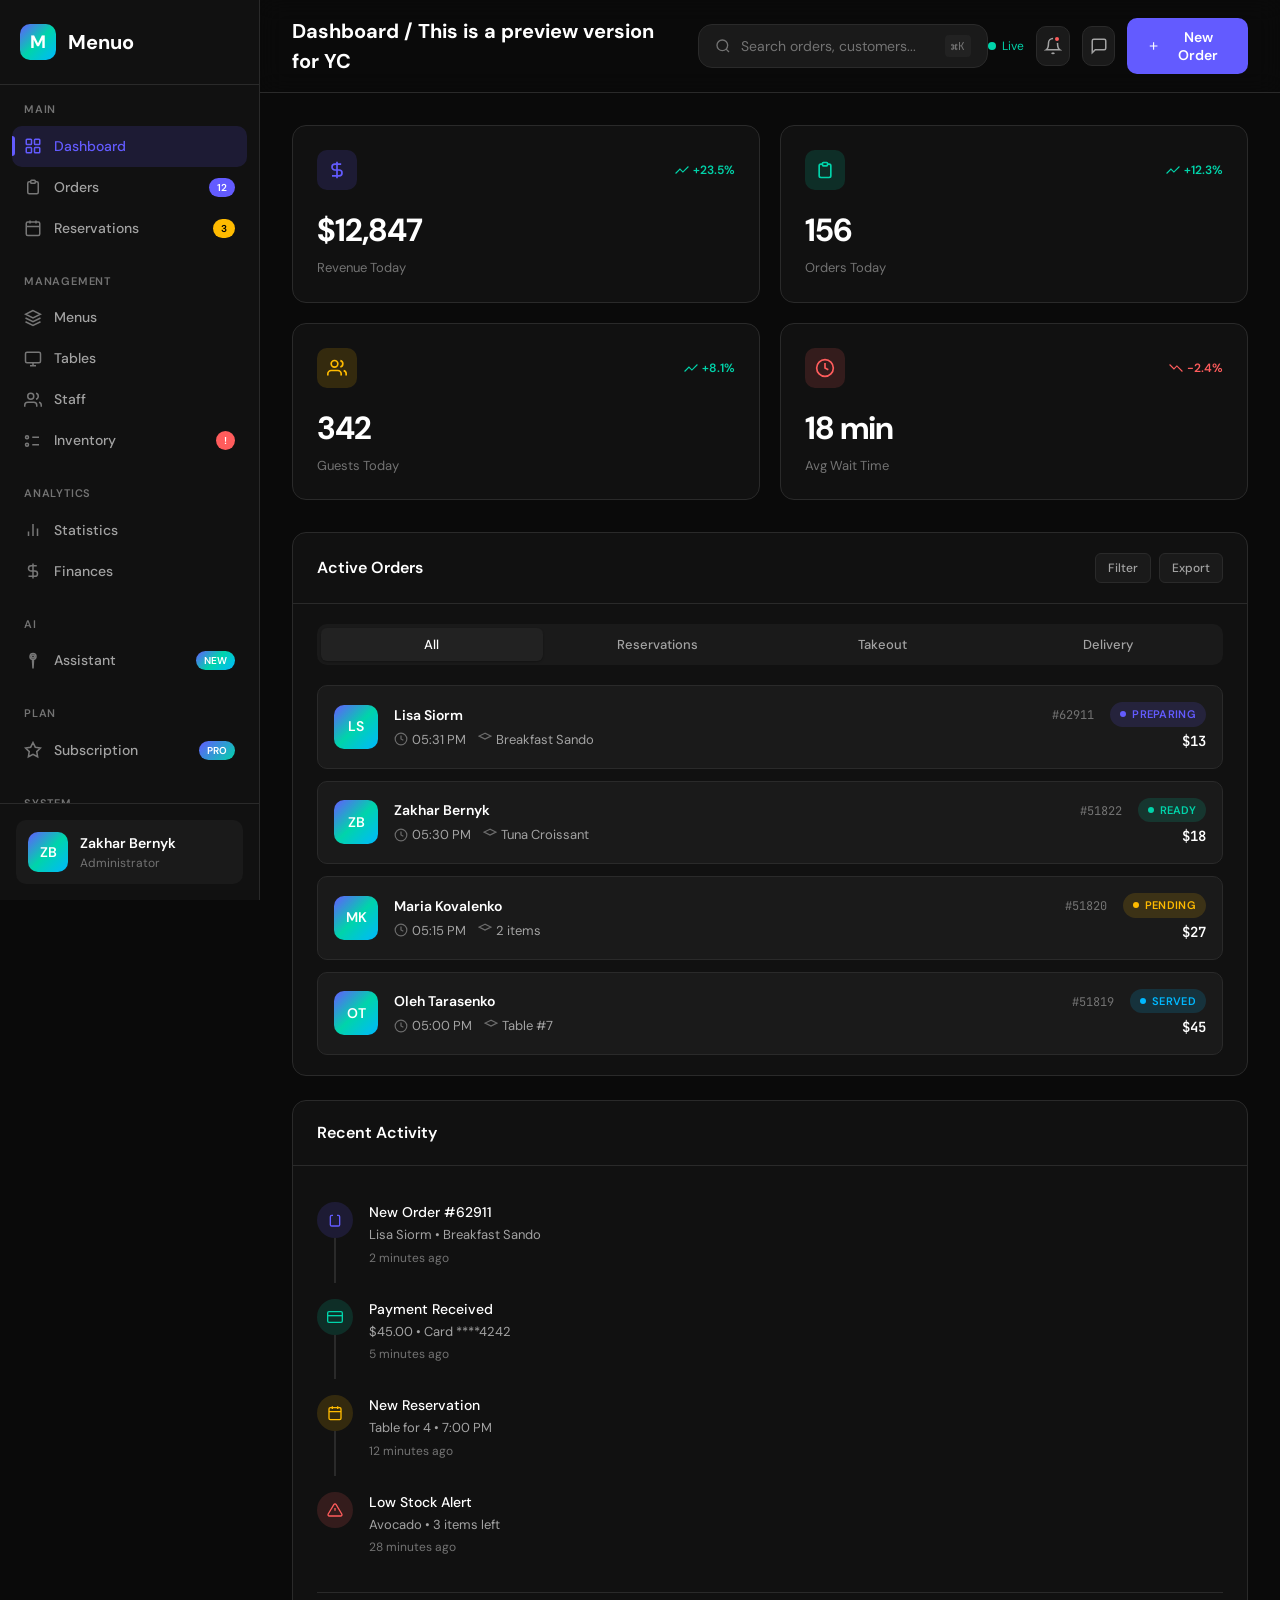
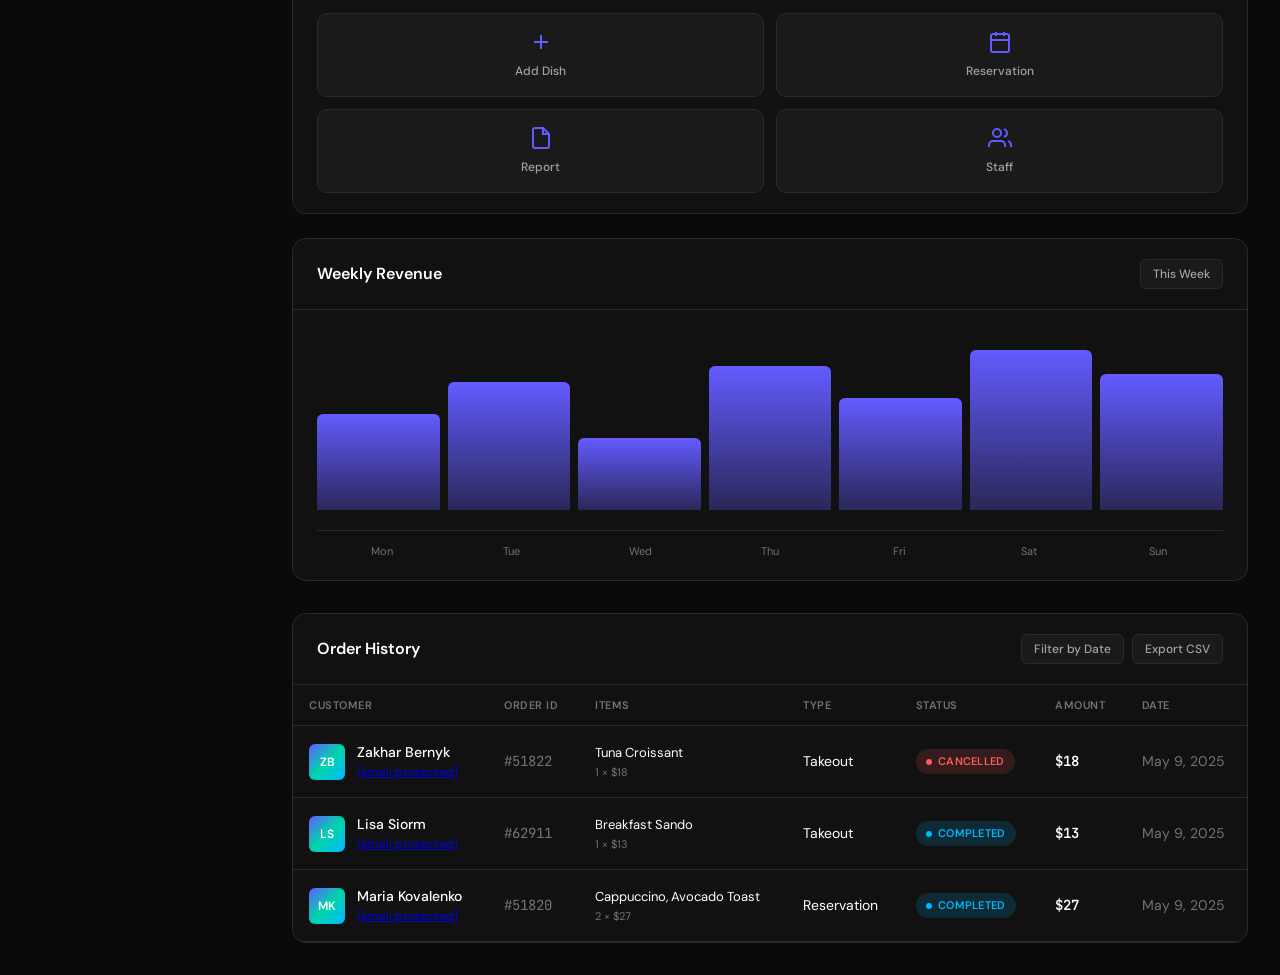
<file: index.html>
<!DOCTYPE html>
<html lang="en">
<head>
    <meta charset="UTF-8">
    <meta name="viewport" content="width=device-width, initial-scale=1.0">
    <title>Menuo — Restaurant Management</title>
    <link rel="preconnect" href="https://fonts.googleapis.com">
    <link rel="preconnect" href="https://fonts.gstatic.com" crossorigin>
    <link href="https://fonts.googleapis.com/css2?family=DM+Sans:ital,opsz,wght@0,9..40,400;0,9..40,500;0,9..40,600;0,9..40,700&family=JetBrains+Mono:wght@400;500&display=swap" rel="stylesheet">
    <link rel="stylesheet" href="styles.css">
</head>
<body>
    <div class="app-container">
        <!-- Sidebar -->
        <aside class="sidebar">
            <div class="sidebar-header">
                <a href="index.html" class="logo">
                    <div class="logo-icon">M</div>
                    <span class="logo-text">Menuo</span>
                </a>
            </div>
            
            <nav class="sidebar-nav">
                <div class="nav-section">
                    <div class="nav-section-title">Main</div>
                    <a href="index.html" class="nav-item active">
                        <svg viewBox="0 0 24 24" fill="none" stroke="currentColor" stroke-width="2">
                            <rect x="3" y="3" width="7" height="7" rx="1"/>
                            <rect x="14" y="3" width="7" height="7" rx="1"/>
                            <rect x="3" y="14" width="7" height="7" rx="1"/>
                            <rect x="14" y="14" width="7" height="7" rx="1"/>
                        </svg>
                        Dashboard
                    </a>
                    <a href="orders.html" class="nav-item">
                        <svg viewBox="0 0 24 24" fill="none" stroke="currentColor" stroke-width="2">
                            <path d="M9 5H7a2 2 0 00-2 2v12a2 2 0 002 2h10a2 2 0 002-2V7a2 2 0 00-2-2h-2"/>
                            <rect x="9" y="3" width="6" height="4" rx="1"/>
                        </svg>
                        Orders
                        <span class="nav-badge">12</span>
                    </a>
                    <a href="reservations.html" class="nav-item">
                        <svg viewBox="0 0 24 24" fill="none" stroke="currentColor" stroke-width="2">
                            <rect x="3" y="4" width="18" height="18" rx="2"/>
                            <path d="M16 2v4M8 2v4M3 10h18"/>
                        </svg>
                        Reservations
                        <span class="nav-badge warning">3</span>
                    </a>
                </div>

                <div class="nav-section">
                    <div class="nav-section-title">Management</div>
                    <a href="menus.html" class="nav-item">
                        <svg viewBox="0 0 24 24" fill="none" stroke="currentColor" stroke-width="2">
                            <path d="M12 2L2 7l10 5 10-5-10-5z"/>
                            <path d="M2 17l10 5 10-5M2 12l10 5 10-5"/>
                        </svg>
                        Menus
                    </a>
                    <a href="tables.html" class="nav-item">
                        <svg viewBox="0 0 24 24" fill="none" stroke="currentColor" stroke-width="2">
                            <rect x="2" y="3" width="20" height="14" rx="2"/>
                            <path d="M8 21h8m-4-4v4"/>
                        </svg>
                        Tables
                    </a>
                    <a href="staff.html" class="nav-item">
                        <svg viewBox="0 0 24 24" fill="none" stroke="currentColor" stroke-width="2">
                            <path d="M17 21v-2a4 4 0 00-4-4H5a4 4 0 00-4 4v2"/>
                            <circle cx="9" cy="7" r="4"/>
                            <path d="M23 21v-2a4 4 0 00-3-3.87m-4-12a4 4 0 010 7.75"/>
                        </svg>
                        Staff
                    </a>
                    <a href="inventory.html" class="nav-item">
                        <svg viewBox="0 0 24 24" fill="none" stroke="currentColor" stroke-width="2">
                            <path d="M20 7h-9m9 10h-9M4 7h.01M4 17h.01"/>
                            <circle cx="4" cy="7" r="2"/>
                            <circle cx="4" cy="17" r="2"/>
                        </svg>
                        Inventory
                        <span class="nav-badge danger">!</span>
                    </a>
                </div>

                <div class="nav-section">
                    <div class="nav-section-title">Analytics</div>
                    <a href="statistics.html" class="nav-item">
                        <svg viewBox="0 0 24 24" fill="none" stroke="currentColor" stroke-width="2">
                            <path d="M18 20V10M12 20V4M6 20v-6"/>
                        </svg>
                        Statistics
                    </a>
                    <a href="finances.html" class="nav-item">
                        <svg viewBox="0 0 24 24" fill="none" stroke="currentColor" stroke-width="2">
                            <path d="M12 2v20M17 5H9.5a3.5 3.5 0 000 7h5a3.5 3.5 0 010 7H6"/>
                        </svg>
                        Finances
                    </a>
                </div>

                <div class="nav-section">
                    <div class="nav-section-title">AI</div>
                    <a href="ai.html" class="nav-item">
                        <svg viewBox="0 0 24 24" fill="none" stroke="currentColor" stroke-width="2">
                            <path d="M12 2a4 4 0 014 4c0 1.95-1.4 3.58-3.25 3.93L12 22l-.75-12.07A4.001 4.001 0 0112 2z"/>
                            <circle cx="12" cy="6" r="2"/>
                        </svg>
                        Assistant
                        <span class="nav-badge" style="background: var(--gradient-stripe); color: white;">NEW</span>
                    </a>
                </div>

                <div class="nav-section">
                    <div class="nav-section-title">Plan</div>
                    <a href="plan.html" class="nav-item">
                        <svg viewBox="0 0 24 24" fill="none" stroke="currentColor" stroke-width="2">
                            <path d="M12 2l3.09 6.26L22 9.27l-5 4.87 1.18 6.88L12 17.77l-6.18 3.25L7 14.14 2 9.27l6.91-1.01L12 2z"/>
                        </svg>
                        Subscription
                        <span class="nav-badge" style="background: linear-gradient(135deg, #635bff, #00d4aa); color: white;">PRO</span>
                    </a>
                </div>

                <div class="nav-section">
                    <div class="nav-section-title">System</div>
                    <a href="settings.html" class="nav-item">
                        <svg viewBox="0 0 24 24" fill="none" stroke="currentColor" stroke-width="2">
                            <circle cx="12" cy="12" r="3"/>
                            <path d="M19.4 15a1.65 1.65 0 00.33 1.82l.06.06a2 2 0 010 2.83 2 2 0 01-2.83 0l-.06-.06a1.65 1.65 0 00-1.82-.33 1.65 1.65 0 00-1 1.51V21a2 2 0 01-2 2 2 2 0 01-2-2v-.09A1.65 1.65 0 009 19.4a1.65 1.65 0 00-1.82.33l-.06.06a2 2 0 01-2.83 0 2 2 0 010-2.83l.06-.06a1.65 1.65 0 00.33-1.82 1.65 1.65 0 00-1.51-1H3a2 2 0 01-2-2 2 2 0 012-2h.09A1.65 1.65 0 004.6 9a1.65 1.65 0 00-.33-1.82l-.06-.06a2 2 0 010-2.83 2 2 0 012.83 0l.06.06a1.65 1.65 0 001.82.33H9a1.65 1.65 0 001-1.51V3a2 2 0 012-2 2 2 0 012 2v.09a1.65 1.65 0 001 1.51 1.65 1.65 0 001.82-.33l.06-.06a2 2 0 012.83 0 2 2 0 010 2.83l-.06.06a1.65 1.65 0 00-.33 1.82V9a1.65 1.65 0 001.51 1H21a2 2 0 012 2 2 2 0 01-2 2h-.09a1.65 1.65 0 00-1.51 1z"/>
                        </svg>
                        Settings
                    </a>
                </div>
            </nav>

            <div class="sidebar-footer">
                <div class="user-card">
                    <div class="user-avatar">ZB</div>
                    <div class="user-info">
                        <div class="user-name">Zakhar Bernyk</div>
                        <div class="user-role">Administrator</div>
                    </div>
                </div>
            </div>
        </aside>

        <!-- Main Content -->
        <main class="main-content">
            <!-- Header -->
            <header class="header">
                <div class="header-left">
                    <h1 class="page-title">Dashboard / This is a preview version for YC</h1>
                    <div class="search-bar">
                        <svg viewBox="0 0 24 24" fill="none" stroke="currentColor" stroke-width="2">
                            <circle cx="11" cy="11" r="8"/>
                            <path d="M21 21l-4.35-4.35"/>
                        </svg>
                        <input type="text" placeholder="Search orders, customers...">
                        <span class="search-shortcut">⌘K</span>
                    </div>
                </div>
                <div class="header-right">
                    <div class="live-indicator">
                        <span class="live-dot"></span>
                        Live
                    </div>
                    <button class="header-btn">
                        <svg viewBox="0 0 24 24" fill="none" stroke="currentColor" stroke-width="2">
                            <path d="M18 8A6 6 0 006 8c0 7-3 9-3 9h18s-3-2-3-9M13.73 21a2 2 0 01-3.46 0"/>
                        </svg>
                        <span class="notification-dot"></span>
                    </button>
                    <button class="header-btn">
                        <svg viewBox="0 0 24 24" fill="none" stroke="currentColor" stroke-width="2">
                            <path d="M21 15a2 2 0 01-2 2H7l-4 4V5a2 2 0 012-2h14a2 2 0 012 2z"/>
                        </svg>
                    </button>
                    <button class="btn-primary" onclick="window.location.href='orders.html'">
                        <svg viewBox="0 0 24 24" fill="none" stroke="currentColor" stroke-width="2">
                            <path d="M12 5v14M5 12h14"/>
                        </svg>
                        New Order
                    </button>
                </div>
            </header>

            <!-- Dashboard -->
            <div class="dashboard">
                <!-- Stats Grid - Draggable & Expandable -->
                <div class="stats-grid" id="statsGrid">
                    <div class="stat-card draggable" data-widget-id="revenue" draggable="true">
                        <div class="stat-card-inner">
                            <button class="expand-btn" onclick="toggleExpand(this)">
                                <svg viewBox="0 0 24 24" fill="none" stroke="currentColor" stroke-width="2">
                                    <path d="M15 3h6v6M9 21H3v-6M21 3l-7 7M3 21l7-7"/>
                                </svg>
                            </button>
                            <div class="stat-header">
                                <div class="stat-icon blue">
                                    <svg viewBox="0 0 24 24" fill="none" stroke="currentColor" stroke-width="2">
                                        <path d="M12 2v20M17 5H9.5a3.5 3.5 0 000 7h5a3.5 3.5 0 010 7H6"/>
                                    </svg>
                                </div>
                                <div class="stat-trend up">
                                    <svg viewBox="0 0 24 24" fill="none" stroke="currentColor" stroke-width="2">
                                        <path d="M23 6l-9.5 9.5-5-5L1 18"/>
                                    </svg>
                                    +23.5%
                                </div>
                            </div>
                            <div class="stat-value">$12,847</div>
                            <div class="stat-label">Revenue Today</div>
                            <div class="stat-expanded-content">
                                <div class="mini-chart">
                                    <div class="mini-bar" style="height: 40%"></div>
                                    <div class="mini-bar" style="height: 60%"></div>
                                    <div class="mini-bar" style="height: 35%"></div>
                                    <div class="mini-bar" style="height: 80%"></div>
                                    <div class="mini-bar" style="height: 65%"></div>
                                    <div class="mini-bar" style="height: 90%"></div>
                                    <div class="mini-bar active" style="height: 75%"></div>
                                </div>
                                <div class="stat-details">
                                    <div class="stat-detail-row">
                                        <span>Cash</span>
                                        <span>$4,230</span>
                                    </div>
                                    <div class="stat-detail-row">
                                        <span>Card</span>
                                        <span>$7,412</span>
                                    </div>
                                    <div class="stat-detail-row">
                                        <span>Online</span>
                                        <span>$1,205</span>
                                    </div>
                                </div>
                            </div>
                        </div>
                        <div class="drag-handle">
                            <svg viewBox="0 0 24 24" fill="currentColor">
                                <circle cx="9" cy="6" r="1.5"/>
                                <circle cx="15" cy="6" r="1.5"/>
                                <circle cx="9" cy="12" r="1.5"/>
                                <circle cx="15" cy="12" r="1.5"/>
                                <circle cx="9" cy="18" r="1.5"/>
                                <circle cx="15" cy="18" r="1.5"/>
                            </svg>
                        </div>
                    </div>

                    <div class="stat-card draggable" data-widget-id="orders" draggable="true">
                        <div class="stat-card-inner">
                            <button class="expand-btn" onclick="toggleExpand(this)">
                                <svg viewBox="0 0 24 24" fill="none" stroke="currentColor" stroke-width="2">
                                    <path d="M15 3h6v6M9 21H3v-6M21 3l-7 7M3 21l7-7"/>
                                </svg>
                            </button>
                            <div class="stat-header">
                                <div class="stat-icon green">
                                    <svg viewBox="0 0 24 24" fill="none" stroke="currentColor" stroke-width="2">
                                        <path d="M9 5H7a2 2 0 00-2 2v12a2 2 0 002 2h10a2 2 0 002-2V7a2 2 0 00-2-2h-2"/>
                                        <rect x="9" y="3" width="6" height="4" rx="1"/>
                                    </svg>
                                </div>
                                <div class="stat-trend up">
                                    <svg viewBox="0 0 24 24" fill="none" stroke="currentColor" stroke-width="2">
                                        <path d="M23 6l-9.5 9.5-5-5L1 18"/>
                                    </svg>
                                    +12.3%
                                </div>
                            </div>
                            <div class="stat-value">156</div>
                            <div class="stat-label">Orders Today</div>
                            <div class="stat-expanded-content">
                                <div class="stat-breakdown">
                                    <div class="breakdown-item">
                                        <div class="breakdown-bar" style="--percent: 45%; --color: var(--accent-primary)"></div>
                                        <span class="breakdown-label">Dine-in</span>
                                        <span class="breakdown-value">70</span>
                                    </div>
                                    <div class="breakdown-item">
                                        <div class="breakdown-bar" style="--percent: 35%; --color: var(--accent-success)"></div>
                                        <span class="breakdown-label">Takeout</span>
                                        <span class="breakdown-value">55</span>
                                    </div>
                                    <div class="breakdown-item">
                                        <div class="breakdown-bar" style="--percent: 20%; --color: var(--accent-warning)"></div>
                                        <span class="breakdown-label">Delivery</span>
                                        <span class="breakdown-value">31</span>
                                    </div>
                                </div>
                            </div>
                        </div>
                        <div class="drag-handle">
                            <svg viewBox="0 0 24 24" fill="currentColor">
                                <circle cx="9" cy="6" r="1.5"/>
                                <circle cx="15" cy="6" r="1.5"/>
                                <circle cx="9" cy="12" r="1.5"/>
                                <circle cx="15" cy="12" r="1.5"/>
                                <circle cx="9" cy="18" r="1.5"/>
                                <circle cx="15" cy="18" r="1.5"/>
                            </svg>
                        </div>
                    </div>

                    <div class="stat-card draggable" data-widget-id="guests" draggable="true">
                        <div class="stat-card-inner">
                            <button class="expand-btn" onclick="toggleExpand(this)">
                                <svg viewBox="0 0 24 24" fill="none" stroke="currentColor" stroke-width="2">
                                    <path d="M15 3h6v6M9 21H3v-6M21 3l-7 7M3 21l7-7"/>
                                </svg>
                            </button>
                            <div class="stat-header">
                                <div class="stat-icon yellow">
                                    <svg viewBox="0 0 24 24" fill="none" stroke="currentColor" stroke-width="2">
                                        <path d="M17 21v-2a4 4 0 00-4-4H5a4 4 0 00-4 4v2"/>
                                        <circle cx="9" cy="7" r="4"/>
                                        <path d="M23 21v-2a4 4 0 00-3-3.87m-4-12a4 4 0 010 7.75"/>
                                    </svg>
                                </div>
                                <div class="stat-trend up">
                                    <svg viewBox="0 0 24 24" fill="none" stroke="currentColor" stroke-width="2">
                                        <path d="M23 6l-9.5 9.5-5-5L1 18"/>
                                    </svg>
                                    +8.1%
                                </div>
                            </div>
                            <div class="stat-value">342</div>
                            <div class="stat-label">Guests Today</div>
                            <div class="stat-expanded-content">
                                <div class="guest-timeline">
                                    <div class="timeline-row">
                                        <span class="time-slot">11:00</span>
                                        <div class="time-bar" style="--width: 30%"></div>
                                        <span class="guest-count">42</span>
                                    </div>
                                    <div class="timeline-row">
                                        <span class="time-slot">13:00</span>
                                        <div class="time-bar" style="--width: 85%"></div>
                                        <span class="guest-count">118</span>
                                    </div>
                                    <div class="timeline-row">
                                        <span class="time-slot">15:00</span>
                                        <div class="time-bar" style="--width: 25%"></div>
                                        <span class="guest-count">35</span>
                                    </div>
                                    <div class="timeline-row">
                                        <span class="time-slot">19:00</span>
                                        <div class="time-bar" style="--width: 100%"></div>
                                        <span class="guest-count">147</span>
                                    </div>
                                </div>
                            </div>
                        </div>
                        <div class="drag-handle">
                            <svg viewBox="0 0 24 24" fill="currentColor">
                                <circle cx="9" cy="6" r="1.5"/>
                                <circle cx="15" cy="6" r="1.5"/>
                                <circle cx="9" cy="12" r="1.5"/>
                                <circle cx="15" cy="12" r="1.5"/>
                                <circle cx="9" cy="18" r="1.5"/>
                                <circle cx="15" cy="18" r="1.5"/>
                            </svg>
                        </div>
                    </div>

                    <div class="stat-card draggable" data-widget-id="waittime" draggable="true">
                        <div class="stat-card-inner">
                            <button class="expand-btn" onclick="toggleExpand(this)">
                                <svg viewBox="0 0 24 24" fill="none" stroke="currentColor" stroke-width="2">
                                    <path d="M15 3h6v6M9 21H3v-6M21 3l-7 7M3 21l7-7"/>
                                </svg>
                            </button>
                            <div class="stat-header">
                                <div class="stat-icon red">
                                    <svg viewBox="0 0 24 24" fill="none" stroke="currentColor" stroke-width="2">
                                        <circle cx="12" cy="12" r="10"/>
                                        <path d="M12 6v6l4 2"/>
                                    </svg>
                                </div>
                                <div class="stat-trend down">
                                    <svg viewBox="0 0 24 24" fill="none" stroke="currentColor" stroke-width="2">
                                        <path d="M23 18l-9.5-9.5-5 5L1 6"/>
                                    </svg>
                                    -2.4%
                                </div>
                            </div>
                            <div class="stat-value">18 min</div>
                            <div class="stat-label">Avg Wait Time</div>
                            <div class="stat-expanded-content">
                                <div class="wait-stats">
                                    <div class="wait-stat-item">
                                        <div class="wait-circle" style="--percent: 75; --color: var(--accent-success)">
                                            <span>12m</span>
                                        </div>
                                        <span class="wait-label">Kitchen</span>
                                    </div>
                                    <div class="wait-stat-item">
                                        <div class="wait-circle" style="--percent: 40; --color: var(--accent-warning)">
                                            <span>6m</span>
                                        </div>
                                        <span class="wait-label">Service</span>
                                    </div>
                                </div>
                                <div class="stat-detail-row" style="margin-top: 12px;">
                                    <span>Peak wait</span>
                                    <span>32 min</span>
                                </div>
                            </div>
                        </div>
                        <div class="drag-handle">
                            <svg viewBox="0 0 24 24" fill="currentColor">
                                <circle cx="9" cy="6" r="1.5"/>
                                <circle cx="15" cy="6" r="1.5"/>
                                <circle cx="9" cy="12" r="1.5"/>
                                <circle cx="15" cy="12" r="1.5"/>
                                <circle cx="9" cy="18" r="1.5"/>
                                <circle cx="15" cy="18" r="1.5"/>
                            </svg>
                        </div>
                    </div>
                </div>

                <!-- Main Grid -->
                <div class="main-grid">
                    <!-- Orders Section -->
                    <div class="card">
                        <div class="card-header">
                            <h2 class="card-title">Active Orders</h2>
                            <div class="card-actions">
                                <button class="card-btn">Filter</button>
                                <button class="card-btn">Export</button>
                            </div>
                        </div>
                        <div class="card-body">
                            <div class="tabs">
                                <button class="tab active">All</button>
                                <button class="tab">Reservations</button>
                                <button class="tab">Takeout</button>
                                <button class="tab">Delivery</button>
                            </div>
                            
                            <div class="orders-list">
                                <div class="order-item" onclick="window.location.href='orders.html'">
                                    <div class="order-avatar">LS</div>
                                    <div class="order-info">
                                        <div class="order-header">
                                            <span class="order-name">Lisa Siorm</span>
                                            <span class="order-id">#62911</span>
                                        </div>
                                        <div class="order-details">
                                            <span class="order-detail">
                                                <svg viewBox="0 0 24 24" fill="none" stroke="currentColor" stroke-width="2">
                                                    <circle cx="12" cy="12" r="10"/>
                                                    <path d="M12 6v6l4 2"/>
                                                </svg>
                                                05:31 PM
                                            </span>
                                            <span class="order-detail">
                                                <svg viewBox="0 0 24 24" fill="none" stroke="currentColor" stroke-width="2">
                                                    <path d="M12 2L2 7l10 5 10-5-10-5z"/>
                                                </svg>
                                                Breakfast Sando
                                            </span>
                                        </div>
                                    </div>
                                    <div class="order-status">
                                        <span class="status-badge preparing">
                                            <span class="status-dot"></span>
                                            Preparing
                                        </span>
                                        <span class="order-amount">$13</span>
                                    </div>
                                </div>

                                <div class="order-item" onclick="window.location.href='orders.html'">
                                    <div class="order-avatar">ZB</div>
                                    <div class="order-info">
                                        <div class="order-header">
                                            <span class="order-name">Zakhar Bernyk</span>
                                            <span class="order-id">#51822</span>
                                        </div>
                                        <div class="order-details">
                                            <span class="order-detail">
                                                <svg viewBox="0 0 24 24" fill="none" stroke="currentColor" stroke-width="2">
                                                    <circle cx="12" cy="12" r="10"/>
                                                    <path d="M12 6v6l4 2"/>
                                                </svg>
                                                05:30 PM
                                            </span>
                                            <span class="order-detail">
                                                <svg viewBox="0 0 24 24" fill="none" stroke="currentColor" stroke-width="2">
                                                    <path d="M12 2L2 7l10 5 10-5-10-5z"/>
                                                </svg>
                                                Tuna Croissant
                                            </span>
                                        </div>
                                    </div>
                                    <div class="order-status">
                                        <span class="status-badge ready">
                                            <span class="status-dot"></span>
                                            Ready
                                        </span>
                                        <span class="order-amount">$18</span>
                                    </div>
                                </div>

                                <div class="order-item" onclick="window.location.href='orders.html'">
                                    <div class="order-avatar">MK</div>
                                    <div class="order-info">
                                        <div class="order-header">
                                            <span class="order-name">Maria Kovalenko</span>
                                            <span class="order-id">#51820</span>
                                        </div>
                                        <div class="order-details">
                                            <span class="order-detail">
                                                <svg viewBox="0 0 24 24" fill="none" stroke="currentColor" stroke-width="2">
                                                    <circle cx="12" cy="12" r="10"/>
                                                    <path d="M12 6v6l4 2"/>
                                                </svg>
                                                05:15 PM
                                            </span>
                                            <span class="order-detail">
                                                <svg viewBox="0 0 24 24" fill="none" stroke="currentColor" stroke-width="2">
                                                    <path d="M12 2L2 7l10 5 10-5-10-5z"/>
                                                </svg>
                                                2 items
                                            </span>
                                        </div>
                                    </div>
                                    <div class="order-status">
                                        <span class="status-badge pending">
                                            <span class="status-dot"></span>
                                            Pending
                                        </span>
                                        <span class="order-amount">$27</span>
                                    </div>
                                </div>

                                <div class="order-item" onclick="window.location.href='orders.html'">
                                    <div class="order-avatar">OT</div>
                                    <div class="order-info">
                                        <div class="order-header">
                                            <span class="order-name">Oleh Tarasenko</span>
                                            <span class="order-id">#51819</span>
                                        </div>
                                        <div class="order-details">
                                            <span class="order-detail">
                                                <svg viewBox="0 0 24 24" fill="none" stroke="currentColor" stroke-width="2">
                                                    <circle cx="12" cy="12" r="10"/>
                                                    <path d="M12 6v6l4 2"/>
                                                </svg>
                                                05:00 PM
                                            </span>
                                            <span class="order-detail">
                                                <svg viewBox="0 0 24 24" fill="none" stroke="currentColor" stroke-width="2">
                                                    <path d="M12 2L2 7l10 5 10-5-10-5z"/>
                                                </svg>
                                                Table #7
                                            </span>
                                        </div>
                                    </div>
                                    <div class="order-status">
                                        <span class="status-badge delivered">
                                            <span class="status-dot"></span>
                                            Served
                                        </span>
                                        <span class="order-amount">$45</span>
                                    </div>
                                </div>
                            </div>
                        </div>
                    </div>

                    <!-- Right Column -->
                    <div style="display: flex; flex-direction: column; gap: 24px;">
                        <!-- Activity Card -->
                        <div class="card">
                            <div class="card-header">
                                <h2 class="card-title">Recent Activity</h2>
                            </div>
                            <div class="card-body">
                                <div class="activity-timeline">
                                    <div class="activity-item">
                                        <div class="activity-icon order">
                                            <svg viewBox="0 0 24 24" fill="none" stroke="currentColor" stroke-width="2">
                                                <path d="M9 5H7a2 2 0 00-2 2v12a2 2 0 002 2h10a2 2 0 002-2V7a2 2 0 00-2-2h-2"/>
                                            </svg>
                                        </div>
                                        <div class="activity-content">
                                            <div class="activity-title">New Order #62911</div>
                                            <div class="activity-desc">Lisa Siorm • Breakfast Sando</div>
                                            <div class="activity-time">2 minutes ago</div>
                                        </div>
                                    </div>

                                    <div class="activity-item">
                                        <div class="activity-icon payment">
                                            <svg viewBox="0 0 24 24" fill="none" stroke="currentColor" stroke-width="2">
                                                <rect x="1" y="4" width="22" height="16" rx="2"/>
                                                <path d="M1 10h22"/>
                                            </svg>
                                        </div>
                                        <div class="activity-content">
                                            <div class="activity-title">Payment Received</div>
                                            <div class="activity-desc">$45.00 • Card ****4242</div>
                                            <div class="activity-time">5 minutes ago</div>
                                        </div>
                                    </div>

                                    <div class="activity-item">
                                        <div class="activity-icon reservation">
                                            <svg viewBox="0 0 24 24" fill="none" stroke="currentColor" stroke-width="2">
                                                <rect x="3" y="4" width="18" height="18" rx="2"/>
                                                <path d="M16 2v4M8 2v4M3 10h18"/>
                                            </svg>
                                        </div>
                                        <div class="activity-content">
                                            <div class="activity-title">New Reservation</div>
                                            <div class="activity-desc">Table for 4 • 7:00 PM</div>
                                            <div class="activity-time">12 minutes ago</div>
                                        </div>
                                    </div>

                                    <div class="activity-item">
                                        <div class="activity-icon alert">
                                            <svg viewBox="0 0 24 24" fill="none" stroke="currentColor" stroke-width="2">
                                                <path d="M10.29 3.86L1.82 18a2 2 0 001.71 3h16.94a2 2 0 001.71-3L13.71 3.86a2 2 0 00-3.42 0z"/>
                                                <path d="M12 9v4M12 17h.01"/>
                                            </svg>
                                        </div>
                                        <div class="activity-content">
                                            <div class="activity-title">Low Stock Alert</div>
                                            <div class="activity-desc">Avocado • 3 items left</div>
                                            <div class="activity-time">28 minutes ago</div>
                                        </div>
                                    </div>
                                </div>

                                <div class="quick-actions">
                                    <div class="quick-action" onclick="window.location.href='menus.html'">
                                        <svg viewBox="0 0 24 24" fill="none" stroke="currentColor" stroke-width="2">
                                            <path d="M12 5v14M5 12h14"/>
                                        </svg>
                                        <span>Add Dish</span>
                                    </div>
                                    <div class="quick-action" onclick="window.location.href='reservations.html'">
                                        <svg viewBox="0 0 24 24" fill="none" stroke="currentColor" stroke-width="2">
                                            <rect x="3" y="4" width="18" height="18" rx="2"/>
                                            <path d="M16 2v4M8 2v4M3 10h18"/>
                                        </svg>
                                        <span>Reservation</span>
                                    </div>
                                    <div class="quick-action">
                                        <svg viewBox="0 0 24 24" fill="none" stroke="currentColor" stroke-width="2">
                                            <path d="M14 2H6a2 2 0 00-2 2v16a2 2 0 002 2h12a2 2 0 002-2V8z"/>
                                            <path d="M14 2v6h6"/>
                                        </svg>
                                        <span>Report</span>
                                    </div>
                                    <div class="quick-action">
                                        <svg viewBox="0 0 24 24" fill="none" stroke="currentColor" stroke-width="2">
                                            <path d="M17 21v-2a4 4 0 00-4-4H5a4 4 0 00-4 4v2"/>
                                            <circle cx="9" cy="7" r="4"/>
                                            <path d="M23 21v-2a4 4 0 00-3-3.87"/>
                                            <path d="M16 3.13a4 4 0 010 7.75"/>
                                        </svg>
                                        <span>Staff</span>
                                    </div>
                                </div>
                            </div>
                        </div>

                        <!-- Revenue Chart -->
                        <div class="card">
                            <div class="card-header">
                                <h2 class="card-title">Weekly Revenue</h2>
                                <div class="card-actions">
                                    <button class="card-btn">This Week</button>
                                </div>
                            </div>
                            <div class="card-body">
                                <div class="chart-container">
                                    <div class="chart-bar" style="height: 60%;"></div>
                                    <div class="chart-bar" style="height: 80%;"></div>
                                    <div class="chart-bar" style="height: 45%;"></div>
                                    <div class="chart-bar" style="height: 90%;"></div>
                                    <div class="chart-bar" style="height: 70%;"></div>
                                    <div class="chart-bar" style="height: 100%;"></div>
                                    <div class="chart-bar" style="height: 85%;"></div>
                                </div>
                                <div class="chart-labels">
                                    <span class="chart-label">Mon</span>
                                    <span class="chart-label">Tue</span>
                                    <span class="chart-label">Wed</span>
                                    <span class="chart-label">Thu</span>
                                    <span class="chart-label">Fri</span>
                                    <span class="chart-label">Sat</span>
                                    <span class="chart-label">Sun</span>
                                </div>
                            </div>
                        </div>
                    </div>
                </div>

                <!-- Recent Orders Table -->
                <div class="table-section">
                    <div class="card">
                        <div class="card-header">
                            <h2 class="card-title">Order History</h2>
                            <div class="card-actions">
                                <button class="card-btn">Filter by Date</button>
                                <button class="card-btn">Export CSV</button>
                            </div>
                        </div>
                        <table class="data-table">
                            <thead>
                                <tr>
                                    <th>Customer</th>
                                    <th>Order ID</th>
                                    <th>Items</th>
                                    <th>Type</th>
                                    <th>Status</th>
                                    <th>Amount</th>
                                    <th>Date</th>
                                </tr>
                            </thead>
                            <tbody>
                                <tr>
                                    <td>
                                        <div class="table-customer">
                                            <div class="table-customer-avatar">ZB</div>
                                            <div class="table-customer-info">
                                                <span class="table-customer-name">Zakhar Bernyk</span>
                                                <span class="table-customer-email"><a href="/cdn-cgi/l/email-protection" class="__cf_email__" data-cfemail="ccb6ada7a4adbe8ca9b4ada1bca0a9e2afa3a1">[email&#160;protected]</a></span>
                                            </div>
                                        </div>
                                    </td>
                                    <td style="font-family: var(--font-mono); color: var(--text-tertiary);">#51822</td>
                                    <td>
                                        <div class="table-menu">
                                            <span class="table-menu-item">Tuna Croissant</span>
                                            <span class="table-menu-qty">1 × $18</span>
                                        </div>
                                    </td>
                                    <td>Takeout</td>
                                    <td><span class="status-badge cancelled"><span class="status-dot"></span>Cancelled</span></td>
                                    <td style="font-family: var(--font-mono); font-weight: 600;">$18</td>
                                    <td style="color: var(--text-tertiary);">May 9, 2025</td>
                                </tr>
                                <tr>
                                    <td>
                                        <div class="table-customer">
                                            <div class="table-customer-avatar">LS</div>
                                            <div class="table-customer-info">
                                                <span class="table-customer-name">Lisa Siorm</span>
                                                <span class="table-customer-email"><a href="/cdn-cgi/l/email-protection" class="__cf_email__" data-cfemail="6d01041e0c2d08150c001d0108430e0200">[email&#160;protected]</a></span>
                                            </div>
                                        </div>
                                    </td>
                                    <td style="font-family: var(--font-mono); color: var(--text-tertiary);">#62911</td>
                                    <td>
                                        <div class="table-menu">
                                            <span class="table-menu-item">Breakfast Sando</span>
                                            <span class="table-menu-qty">1 × $13</span>
                                        </div>
                                    </td>
                                    <td>Takeout</td>
                                    <td><span class="status-badge delivered"><span class="status-dot"></span>Completed</span></td>
                                    <td style="font-family: var(--font-mono); font-weight: 600;">$13</td>
                                    <td style="color: var(--text-tertiary);">May 9, 2025</td>
                                </tr>
                                <tr>
                                    <td>
                                        <div class="table-customer">
                                            <div class="table-customer-avatar">MK</div>
                                            <div class="table-customer-info">
                                                <span class="table-customer-name">Maria Kovalenko</span>
                                                <span class="table-customer-email"><a href="/cdn-cgi/l/email-protection" class="__cf_email__" data-cfemail="365b57445f5776534e575b465a531855595b">[email&#160;protected]</a></span>
                                            </div>
                                        </div>
                                    </td>
                                    <td style="font-family: var(--font-mono); color: var(--text-tertiary);">#51820</td>
                                    <td>
                                        <div class="table-menu">
                                            <span class="table-menu-item">Cappuccino, Avocado Toast</span>
                                            <span class="table-menu-qty">2 × $27</span>
                                        </div>
                                    </td>
                                    <td>Reservation</td>
                                    <td><span class="status-badge delivered"><span class="status-dot"></span>Completed</span></td>
                                    <td style="font-family: var(--font-mono); font-weight: 600;">$27</td>
                                    <td style="color: var(--text-tertiary);">May 9, 2025</td>
                                </tr>
                            </tbody>
                        </table>
                    </div>
                </div>
            </div>
        </main>
    </div>

    <script src="app.js"></script>
</body>
</html>
</file>
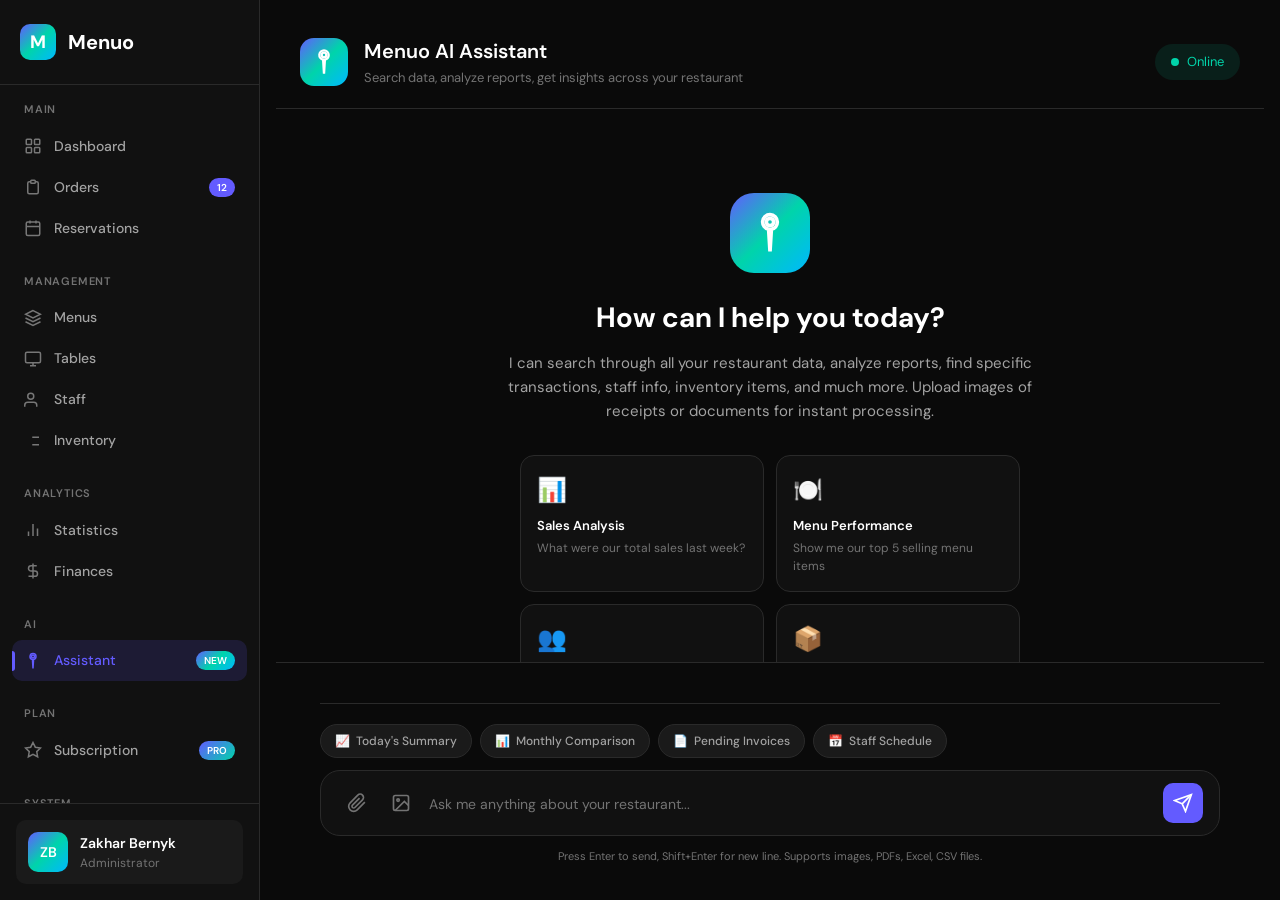
<file: ai.html>
<!DOCTYPE html>
<html lang="en">
<head>
    <meta charset="UTF-8">
    <meta name="viewport" content="width=device-width, initial-scale=1.0">
    <title>AI Assistant — Menuo</title>
    <link rel="preconnect" href="https://fonts.googleapis.com">
    <link rel="preconnect" href="https://fonts.gstatic.com" crossorigin>
    <link href="https://fonts.googleapis.com/css2?family=DM+Sans:opsz,wght@9..40,400;9..40,500;9..40,600;9..40,700&family=JetBrains+Mono:wght@400;500&display=swap" rel="stylesheet">
    <link rel="stylesheet" href="styles.css">
    <style>
        .ai-page {
            display: flex;
            flex-direction: column;
            height: calc(100vh - 32px);
            max-height: calc(100vh - 32px);
        }

        .ai-header {
            padding: 20px 24px;
            border-bottom: 1px solid var(--border-primary);
            display: flex;
            align-items: center;
            justify-content: space-between;
            flex-shrink: 0;
        }

        .ai-header-left {
            display: flex;
            align-items: center;
            gap: 16px;
        }

        .ai-logo {
            width: 48px;
            height: 48px;
            background: var(--gradient-stripe);
            border-radius: var(--radius-lg);
            display: flex;
            align-items: center;
            justify-content: center;
        }

        .ai-logo svg {
            width: 28px;
            height: 28px;
            color: white;
        }

        .ai-header-info h1 {
            font-size: 20px;
            font-weight: 600;
            margin-bottom: 2px;
        }

        .ai-header-info p {
            font-size: 13px;
            color: var(--text-tertiary);
        }

        .ai-status {
            display: flex;
            align-items: center;
            gap: 8px;
            padding: 8px 16px;
            background: rgba(0, 212, 170, 0.1);
            border-radius: 20px;
            font-size: 13px;
            color: var(--accent-success);
        }

        .ai-status-dot {
            width: 8px;
            height: 8px;
            background: var(--accent-success);
            border-radius: 50%;
            animation: pulse 2s infinite;
        }

        @keyframes pulse {
            0%, 100% { opacity: 1; }
            50% { opacity: 0.5; }
        }

        .chat-container {
            flex: 1;
            overflow-y: auto;
            padding: 24px;
            display: flex;
            flex-direction: column;
            gap: 24px;
        }

        .chat-welcome {
            text-align: center;
            padding: 60px 20px;
            max-width: 600px;
            margin: 0 auto;
        }

        .chat-welcome-icon {
            width: 80px;
            height: 80px;
            background: var(--gradient-stripe);
            border-radius: 24px;
            display: flex;
            align-items: center;
            justify-content: center;
            margin: 0 auto 24px;
        }

        .chat-welcome-icon svg {
            width: 44px;
            height: 44px;
            color: white;
        }

        .chat-welcome h2 {
            font-size: 28px;
            font-weight: 700;
            margin-bottom: 12px;
        }

        .chat-welcome p {
            font-size: 15px;
            color: var(--text-secondary);
            line-height: 1.6;
            margin-bottom: 32px;
        }

        .suggestions-grid {
            display: grid;
            grid-template-columns: repeat(2, 1fr);
            gap: 12px;
            max-width: 500px;
            margin: 0 auto;
        }

        .suggestion-card {
            background: var(--bg-secondary);
            border: 1px solid var(--border-primary);
            border-radius: var(--radius-lg);
            padding: 16px;
            cursor: pointer;
            text-align: left;
            transition: all var(--transition-fast);
        }

        .suggestion-card:hover {
            border-color: var(--accent-primary);
            transform: translateY(-2px);
            box-shadow: var(--shadow-md);
        }

        .suggestion-card-icon {
            font-size: 24px;
            margin-bottom: 8px;
        }

        .suggestion-card-title {
            font-size: 13px;
            font-weight: 600;
            margin-bottom: 4px;
        }

        .suggestion-card-desc {
            font-size: 12px;
            color: var(--text-tertiary);
        }

        /* Chat Messages */
        .message {
            display: flex;
            gap: 16px;
            max-width: 900px;
            margin: 0 auto;
            width: 100%;
        }

        .message.user {
            flex-direction: row-reverse;
        }

        .message-avatar {
            width: 36px;
            height: 36px;
            border-radius: var(--radius-md);
            display: flex;
            align-items: center;
            justify-content: center;
            flex-shrink: 0;
            font-size: 14px;
            font-weight: 600;
        }

        .message.assistant .message-avatar {
            background: var(--gradient-stripe);
            color: white;
        }

        .message.user .message-avatar {
            background: var(--bg-tertiary);
            color: var(--text-primary);
        }

        .message-content {
            flex: 1;
            max-width: calc(100% - 52px);
        }

        .message-bubble {
            padding: 16px 20px;
            border-radius: var(--radius-lg);
            font-size: 14px;
            line-height: 1.6;
        }

        .message.assistant .message-bubble {
            background: var(--bg-secondary);
            border: 1px solid var(--border-primary);
            border-top-left-radius: 4px;
        }

        .message.user .message-bubble {
            background: var(--accent-primary);
            color: white;
            border-top-right-radius: 4px;
        }

        .message-time {
            font-size: 11px;
            color: var(--text-tertiary);
            margin-top: 6px;
            padding: 0 4px;
        }

        .message.user .message-time {
            text-align: right;
        }

        /* Message Content Styles */
        .message-bubble h4 {
            font-size: 14px;
            font-weight: 600;
            margin-bottom: 12px;
        }

        .message-bubble ul {
            margin: 12px 0;
            padding-left: 20px;
        }

        .message-bubble li {
            margin-bottom: 8px;
        }

        .message-bubble code {
            background: var(--bg-tertiary);
            padding: 2px 6px;
            border-radius: 4px;
            font-family: var(--font-mono);
            font-size: 13px;
        }

        .message-bubble table {
            width: 100%;
            border-collapse: collapse;
            margin: 16px 0;
            font-size: 13px;
        }

        .message-bubble th,
        .message-bubble td {
            padding: 10px 12px;
            text-align: left;
            border-bottom: 1px solid var(--border-primary);
        }

        .message-bubble th {
            background: var(--bg-tertiary);
            font-weight: 600;
        }

        .message-bubble .highlight {
            background: rgba(99, 91, 255, 0.15);
            padding: 12px 16px;
            border-radius: var(--radius-md);
            border-left: 3px solid var(--accent-primary);
            margin: 12px 0;
        }

        /* Data Cards in Messages */
        .data-card-grid {
            display: grid;
            grid-template-columns: repeat(3, 1fr);
            gap: 12px;
            margin: 16px 0;
        }

        .data-card {
            background: var(--bg-tertiary);
            border-radius: var(--radius-md);
            padding: 14px;
            text-align: center;
        }

        .data-card-value {
            font-size: 20px;
            font-weight: 700;
            font-family: var(--font-mono);
            margin-bottom: 4px;
        }

        .data-card-value.positive { color: var(--accent-success); }
        .data-card-value.negative { color: var(--accent-danger); }

        .data-card-label {
            font-size: 11px;
            color: var(--text-tertiary);
        }

        /* File Attachment in Message */
        .message-attachment {
            display: flex;
            align-items: center;
            gap: 12px;
            background: var(--bg-tertiary);
            border-radius: var(--radius-md);
            padding: 12px 16px;
            margin-bottom: 12px;
        }

        .message-attachment-icon {
            width: 40px;
            height: 40px;
            background: var(--bg-secondary);
            border-radius: var(--radius-sm);
            display: flex;
            align-items: center;
            justify-content: center;
            font-size: 20px;
        }

        .message-attachment-info {
            flex: 1;
        }

        .message-attachment-name {
            font-size: 13px;
            font-weight: 500;
        }

        .message-attachment-size {
            font-size: 11px;
            color: var(--text-tertiary);
        }

        /* Typing Indicator */
        .typing-indicator {
            display: flex;
            gap: 4px;
            padding: 8px 0;
        }

        .typing-dot {
            width: 8px;
            height: 8px;
            background: var(--text-tertiary);
            border-radius: 50%;
            animation: typing 1.4s infinite;
        }

        .typing-dot:nth-child(2) { animation-delay: 0.2s; }
        .typing-dot:nth-child(3) { animation-delay: 0.4s; }

        @keyframes typing {
            0%, 60%, 100% { transform: translateY(0); }
            30% { transform: translateY(-8px); }
        }

        /* Input Area */
        .chat-input-container {
            padding: 20px 24px;
            border-top: 1px solid var(--border-primary);
            background: var(--bg-primary);
            flex-shrink: 0;
        }

        .chat-input-wrapper {
            max-width: 900px;
            margin: 0 auto;
        }

        .chat-input-box {
            background: var(--bg-secondary);
            border: 1px solid var(--border-primary);
            border-radius: var(--radius-xl);
            padding: 4px;
            transition: all var(--transition-fast);
        }

        .chat-input-box:focus-within {
            border-color: var(--accent-primary);
            box-shadow: 0 0 0 3px rgba(99, 91, 255, 0.15);
        }

        .chat-attachments {
            display: flex;
            gap: 8px;
            padding: 8px 12px;
            flex-wrap: wrap;
        }

        .chat-attachment-item {
            display: flex;
            align-items: center;
            gap: 8px;
            background: var(--bg-tertiary);
            border-radius: var(--radius-md);
            padding: 8px 12px;
            font-size: 12px;
        }

        .chat-attachment-item img {
            width: 32px;
            height: 32px;
            border-radius: var(--radius-sm);
            object-fit: cover;
        }

        .chat-attachment-remove {
            width: 18px;
            height: 18px;
            background: var(--bg-secondary);
            border: none;
            border-radius: 50%;
            display: flex;
            align-items: center;
            justify-content: center;
            cursor: pointer;
            color: var(--text-tertiary);
            font-size: 14px;
        }

        .chat-attachment-remove:hover {
            background: var(--accent-danger);
            color: white;
        }

        .chat-input-row {
            display: flex;
            align-items: flex-end;
            gap: 8px;
            padding: 8px 12px;
        }

        .chat-input-actions {
            display: flex;
            gap: 4px;
        }

        .chat-input-btn {
            width: 40px;
            height: 40px;
            background: none;
            border: none;
            border-radius: var(--radius-md);
            color: var(--text-tertiary);
            cursor: pointer;
            display: flex;
            align-items: center;
            justify-content: center;
            transition: all var(--transition-fast);
        }

        .chat-input-btn:hover {
            background: var(--bg-tertiary);
            color: var(--text-primary);
        }

        .chat-input-btn svg {
            width: 20px;
            height: 20px;
        }

        .chat-textarea {
            flex: 1;
            background: none;
            border: none;
            outline: none;
            color: var(--text-primary);
            font-size: 14px;
            font-family: inherit;
            resize: none;
            min-height: 24px;
            max-height: 150px;
            line-height: 1.5;
            padding: 8px 0;
        }

        .chat-textarea::placeholder {
            color: var(--text-tertiary);
        }

        .chat-send-btn {
            width: 40px;
            height: 40px;
            background: var(--accent-primary);
            border: none;
            border-radius: var(--radius-md);
            color: white;
            cursor: pointer;
            display: flex;
            align-items: center;
            justify-content: center;
            transition: all var(--transition-fast);
        }

        .chat-send-btn:hover {
            background: var(--accent-primary-hover);
        }

        .chat-send-btn:disabled {
            background: var(--bg-tertiary);
            color: var(--text-tertiary);
            cursor: not-allowed;
        }

        .chat-send-btn svg {
            width: 20px;
            height: 20px;
        }

        .chat-input-hint {
            text-align: center;
            font-size: 11px;
            color: var(--text-tertiary);
            margin-top: 12px;
        }

        /* Quick Actions */
        .quick-actions {
            display: flex;
            gap: 8px;
            margin-bottom: 12px;
            flex-wrap: wrap;
        }

        .quick-action-btn {
            padding: 8px 14px;
            background: var(--bg-tertiary);
            border: 1px solid var(--border-primary);
            border-radius: 20px;
            font-size: 12px;
            font-weight: 500;
            color: var(--text-secondary);
            cursor: pointer;
            font-family: inherit;
            display: flex;
            align-items: center;
            gap: 6px;
            transition: all var(--transition-fast);
        }

        .quick-action-btn:hover {
            border-color: var(--accent-primary);
            color: var(--accent-primary);
        }

        /* Sources Panel */
        .sources-panel {
            background: var(--bg-tertiary);
            border-radius: var(--radius-md);
            padding: 12px 16px;
            margin-top: 12px;
        }

        .sources-title {
            font-size: 11px;
            font-weight: 600;
            text-transform: uppercase;
            letter-spacing: 0.5px;
            color: var(--text-tertiary);
            margin-bottom: 8px;
        }

        .sources-list {
            display: flex;
            flex-wrap: wrap;
            gap: 8px;
        }

        .source-tag {
            display: flex;
            align-items: center;
            gap: 6px;
            padding: 6px 10px;
            background: var(--bg-secondary);
            border-radius: var(--radius-sm);
            font-size: 11px;
            color: var(--text-secondary);
        }

        .source-tag svg {
            width: 12px;
            height: 12px;
        }

        /* Hidden file input */
        #file-upload {
            display: none;
        }
    </style>
</head>
<body>
    <div class="app-container">
        <aside class="sidebar">
            <div class="sidebar-header"><a href="index.html" class="logo"><div class="logo-icon">M</div><span class="logo-text">Menuo</span></a></div>
            <nav class="sidebar-nav">
                <div class="nav-section"><div class="nav-section-title">Main</div>
                    <a href="index.html" class="nav-item"><svg viewBox="0 0 24 24" fill="none" stroke="currentColor" stroke-width="2"><rect x="3" y="3" width="7" height="7" rx="1"/><rect x="14" y="3" width="7" height="7" rx="1"/><rect x="3" y="14" width="7" height="7" rx="1"/><rect x="14" y="14" width="7" height="7" rx="1"/></svg>Dashboard</a>
                    <a href="orders.html" class="nav-item"><svg viewBox="0 0 24 24" fill="none" stroke="currentColor" stroke-width="2"><path d="M9 5H7a2 2 0 00-2 2v12a2 2 0 002 2h10a2 2 0 002-2V7a2 2 0 00-2-2h-2"/><rect x="9" y="3" width="6" height="4" rx="1"/></svg>Orders<span class="nav-badge">12</span></a>
                    <a href="reservations.html" class="nav-item"><svg viewBox="0 0 24 24" fill="none" stroke="currentColor" stroke-width="2"><rect x="3" y="4" width="18" height="18" rx="2"/><path d="M16 2v4M8 2v4M3 10h18"/></svg>Reservations</a></div>
                <div class="nav-section"><div class="nav-section-title">Management</div>
                    <a href="menus.html" class="nav-item"><svg viewBox="0 0 24 24" fill="none" stroke="currentColor" stroke-width="2"><path d="M12 2L2 7l10 5 10-5-10-5z"/><path d="M2 17l10 5 10-5M2 12l10 5 10-5"/></svg>Menus</a>
                    <a href="tables.html" class="nav-item"><svg viewBox="0 0 24 24" fill="none" stroke="currentColor" stroke-width="2"><rect x="2" y="3" width="20" height="14" rx="2"/><path d="M8 21h8m-4-4v4"/></svg>Tables</a>
                    <a href="staff.html" class="nav-item"><svg viewBox="0 0 24 24" fill="none" stroke="currentColor" stroke-width="2"><path d="M17 21v-2a4 4 0 00-4-4H5a4 4 0 00-4 4v2"/><circle cx="9" cy="7" r="4"/></svg>Staff</a>
                    <a href="inventory.html" class="nav-item"><svg viewBox="0 0 24 24" fill="none" stroke="currentColor" stroke-width="2"><path d="M20 7h-9m9 10h-9M4 7h.01M4 17h.01"/></svg>Inventory</a></div>
                <div class="nav-section"><div class="nav-section-title">Analytics</div>
                    <a href="statistics.html" class="nav-item"><svg viewBox="0 0 24 24" fill="none" stroke="currentColor" stroke-width="2"><path d="M18 20V10M12 20V4M6 20v-6"/></svg>Statistics</a>
                    <a href="finances.html" class="nav-item"><svg viewBox="0 0 24 24" fill="none" stroke="currentColor" stroke-width="2"><path d="M12 2v20M17 5H9.5a3.5 3.5 0 000 7h5a3.5 3.5 0 010 7H6"/></svg>Finances</a></div>
                <div class="nav-section"><div class="nav-section-title">AI</div>
                    <a href="ai.html" class="nav-item active"><svg viewBox="0 0 24 24" fill="none" stroke="currentColor" stroke-width="2"><path d="M12 2a4 4 0 014 4c0 1.95-1.4 3.58-3.25 3.93L12 22l-.75-12.07A4.001 4.001 0 0112 2z"/><circle cx="12" cy="6" r="2"/></svg>Assistant<span class="nav-badge" style="background:var(--gradient-stripe);color:white">NEW</span></a></div>
                <div class="nav-section"><div class="nav-section-title">Plan</div>
                    <a href="plan.html" class="nav-item"><svg viewBox="0 0 24 24" fill="none" stroke="currentColor" stroke-width="2"><path d="M12 2l3.09 6.26L22 9.27l-5 4.87 1.18 6.88L12 17.77l-6.18 3.25L7 14.14 2 9.27l6.91-1.01L12 2z"/></svg>Subscription<span class="nav-badge" style="background:linear-gradient(135deg,#635bff,#00d4aa);color:white">PRO</span></a></div>
                <div class="nav-section"><div class="nav-section-title">System</div>
                    <a href="settings.html" class="nav-item"><svg viewBox="0 0 24 24" fill="none" stroke="currentColor" stroke-width="2"><circle cx="12" cy="12" r="3"/><path d="M19.4 15a1.65 1.65 0 00.33 1.82l.06.06a2 2 0 010 2.83 2 2 0 01-2.83 0l-.06-.06a1.65 1.65 0 00-1.82-.33 1.65 1.65 0 00-1 1.51V21a2 2 0 01-2 2 2 2 0 01-2-2v-.09A1.65 1.65 0 009 19.4a1.65 1.65 0 00-1.82.33l-.06.06a2 2 0 01-2.83 0 2 2 0 010-2.83l.06-.06a1.65 1.65 0 00.33-1.82 1.65 1.65 0 00-1.51-1H3a2 2 0 01-2-2 2 2 0 012-2h.09A1.65 1.65 0 004.6 9a1.65 1.65 0 00-.33-1.82l-.06-.06a2 2 0 010-2.83 2 2 0 012.83 0l.06.06a1.65 1.65 0 001.82.33H9a1.65 1.65 0 001-1.51V3a2 2 0 012-2 2 2 0 012 2v.09a1.65 1.65 0 001 1.51 1.65 1.65 0 001.82-.33l.06-.06a2 2 0 012.83 0 2 2 0 010 2.83l-.06.06a1.65 1.65 0 00-.33 1.82V9a1.65 1.65 0 001.51 1H21a2 2 0 012 2 2 2 0 01-2 2h-.09a1.65 1.65 0 00-1.51 1z"/></svg>Settings</a></div>
            </nav>
            <div class="sidebar-footer"><div class="user-card"><div class="user-avatar">ZB</div><div class="user-info"><div class="user-name">Zakhar Bernyk</div><div class="user-role">Administrator</div></div></div></div>
        </aside>

        <main class="main-content" style="padding: 16px;">
            <div class="ai-page">
                <!-- Header -->
                <div class="ai-header">
                    <div class="ai-header-left">
                        <div class="ai-logo">
                            <svg viewBox="0 0 24 24" fill="none" stroke="currentColor" stroke-width="2"><path d="M12 2a4 4 0 014 4c0 1.95-1.4 3.58-3.25 3.93L12 22l-.75-12.07A4.001 4.001 0 0112 2z"/><circle cx="12" cy="6" r="2"/></svg>
                        </div>
                        <div class="ai-header-info">
                            <h1>Menuo AI Assistant</h1>
                            <p>Search data, analyze reports, get insights across your restaurant</p>
                        </div>
                    </div>
                    <div class="ai-status">
                        <div class="ai-status-dot"></div>
                        Online
                    </div>
                </div>

                <!-- Chat Container -->
                <div class="chat-container" id="chat-container">
                    <!-- Welcome Screen -->
                    <div class="chat-welcome" id="welcome-screen">
                        <div class="chat-welcome-icon">
                            <svg viewBox="0 0 24 24" fill="none" stroke="currentColor" stroke-width="2"><path d="M12 2a4 4 0 014 4c0 1.95-1.4 3.58-3.25 3.93L12 22l-.75-12.07A4.001 4.001 0 0112 2z"/><circle cx="12" cy="6" r="2"/></svg>
                        </div>
                        <h2>How can I help you today?</h2>
                        <p>I can search through all your restaurant data, analyze reports, find specific transactions, staff info, inventory items, and much more. Upload images of receipts or documents for instant processing.</p>
                        
                        <div class="suggestions-grid">
                            <div class="suggestion-card" onclick="sendSuggestion('What were our total sales last week?')">
                                <div class="suggestion-card-icon">📊</div>
                                <div class="suggestion-card-title">Sales Analysis</div>
                                <div class="suggestion-card-desc">What were our total sales last week?</div>
                            </div>
                            <div class="suggestion-card" onclick="sendSuggestion('Show me our top 5 selling menu items')">
                                <div class="suggestion-card-icon">🍽️</div>
                                <div class="suggestion-card-title">Menu Performance</div>
                                <div class="suggestion-card-desc">Show me our top 5 selling menu items</div>
                            </div>
                            <div class="suggestion-card" onclick="sendSuggestion('Which employees worked overtime this month?')">
                                <div class="suggestion-card-icon">👥</div>
                                <div class="suggestion-card-title">Staff Reports</div>
                                <div class="suggestion-card-desc">Which employees worked overtime?</div>
                            </div>
                            <div class="suggestion-card" onclick="sendSuggestion('What inventory items are running low?')">
                                <div class="suggestion-card-icon">📦</div>
                                <div class="suggestion-card-title">Inventory Check</div>
                                <div class="suggestion-card-desc">What inventory items are running low?</div>
                            </div>
                        </div>
                    </div>

                    <!-- Messages will be inserted here -->
                </div>

                <!-- Input Area -->
                <div class="chat-input-container">
                    <div class="chat-input-wrapper">
                        <div class="quick-actions">
                            <button class="quick-action-btn" onclick="sendSuggestion('Summarize today\'s performance')">
                                <span>📈</span> Today's Summary
                            </button>
                            <button class="quick-action-btn" onclick="sendSuggestion('Compare this month vs last month')">
                                <span>📊</span> Monthly Comparison
                            </button>
                            <button class="quick-action-btn" onclick="sendSuggestion('Show pending invoices')">
                                <span>📄</span> Pending Invoices
                            </button>
                            <button class="quick-action-btn" onclick="sendSuggestion('Staff schedule for this week')">
                                <span>📅</span> Staff Schedule
                            </button>
                        </div>
                        
                        <div class="chat-input-box">
                            <div class="chat-attachments" id="attachments-preview" style="display: none;"></div>
                            <div class="chat-input-row">
                                <div class="chat-input-actions">
                                    <button class="chat-input-btn" onclick="document.getElementById('file-upload').click()" title="Upload file">
                                        <svg viewBox="0 0 24 24" fill="none" stroke="currentColor" stroke-width="2"><path d="M21.44 11.05l-9.19 9.19a6 6 0 01-8.49-8.49l9.19-9.19a4 4 0 015.66 5.66l-9.2 9.19a2 2 0 01-2.83-2.83l8.49-8.48"/></svg>
                                    </button>
                                    <button class="chat-input-btn" onclick="document.getElementById('file-upload').click()" title="Upload image">
                                        <svg viewBox="0 0 24 24" fill="none" stroke="currentColor" stroke-width="2"><rect x="3" y="3" width="18" height="18" rx="2"/><circle cx="8.5" cy="8.5" r="1.5"/><path d="M21 15l-5-5L5 21"/></svg>
                                    </button>
                                </div>
                                <textarea class="chat-textarea" id="chat-input" placeholder="Ask me anything about your restaurant..." rows="1" onkeydown="handleKeyDown(event)"></textarea>
                                <button class="chat-send-btn" id="send-btn" onclick="sendMessage()">
                                    <svg viewBox="0 0 24 24" fill="none" stroke="currentColor" stroke-width="2"><line x1="22" y1="2" x2="11" y2="13"/><polygon points="22 2 15 22 11 13 2 9 22 2"/></svg>
                                </button>
                            </div>
                        </div>
                        <input type="file" id="file-upload" multiple accept="image/*,.pdf,.xlsx,.csv,.docx" onchange="handleFileUpload(event)">
                        <div class="chat-input-hint">Press Enter to send, Shift+Enter for new line. Supports images, PDFs, Excel, CSV files.</div>
                    </div>
                </div>
            </div>
        </main>
    </div>

    <script>
        let attachedFiles = [];
        
        // Auto-resize textarea
        const textarea = document.getElementById('chat-input');
        textarea.addEventListener('input', function() {
            this.style.height = 'auto';
            this.style.height = Math.min(this.scrollHeight, 150) + 'px';
        });

        function handleKeyDown(event) {
            if (event.key === 'Enter' && !event.shiftKey) {
                event.preventDefault();
                sendMessage();
            }
        }

        function sendSuggestion(text) {
            document.getElementById('chat-input').value = text;
            sendMessage();
        }

        function handleFileUpload(event) {
            const files = event.target.files;
            const preview = document.getElementById('attachments-preview');
            
            for (let file of files) {
                attachedFiles.push(file);
                
                const item = document.createElement('div');
                item.className = 'chat-attachment-item';
                
                if (file.type.startsWith('image/')) {
                    const img = document.createElement('img');
                    img.src = URL.createObjectURL(file);
                    item.appendChild(img);
                } else {
                    const icon = document.createElement('span');
                    icon.textContent = file.name.endsWith('.pdf') ? '📄' : file.name.endsWith('.xlsx') ? '📊' : '📁';
                    item.appendChild(icon);
                }
                
                const name = document.createElement('span');
                name.textContent = file.name.length > 20 ? file.name.substring(0, 17) + '...' : file.name;
                item.appendChild(name);
                
                const remove = document.createElement('button');
                remove.className = 'chat-attachment-remove';
                remove.textContent = '×';
                remove.onclick = () => {
                    attachedFiles = attachedFiles.filter(f => f !== file);
                    item.remove();
                    if (attachedFiles.length === 0) preview.style.display = 'none';
                };
                item.appendChild(remove);
                
                preview.appendChild(item);
            }
            
            if (attachedFiles.length > 0) preview.style.display = 'flex';
            event.target.value = '';
        }

        function sendMessage() {
            const input = document.getElementById('chat-input');
            const text = input.value.trim();
            
            if (!text && attachedFiles.length === 0) return;
            
            // Hide welcome screen
            const welcome = document.getElementById('welcome-screen');
            if (welcome) welcome.style.display = 'none';
            
            const container = document.getElementById('chat-container');
            
            // Add user message
            const userMsg = createMessage('user', text, attachedFiles);
            container.appendChild(userMsg);
            
            // Clear input
            input.value = '';
            input.style.height = 'auto';
            attachedFiles = [];
            document.getElementById('attachments-preview').style.display = 'none';
            document.getElementById('attachments-preview').innerHTML = '';
            
            // Scroll to bottom
            container.scrollTop = container.scrollHeight;
            
            // Show typing indicator
            const typing = createTypingIndicator();
            container.appendChild(typing);
            container.scrollTop = container.scrollHeight;
            
            // Simulate AI response
            setTimeout(() => {
                typing.remove();
                const response = generateAIResponse(text);
                const aiMsg = createMessage('assistant', response);
                container.appendChild(aiMsg);
                container.scrollTop = container.scrollHeight;
            }, 1500);
        }

        function createMessage(type, content, files = []) {
            const msg = document.createElement('div');
            msg.className = `message ${type}`;
            
            const avatar = document.createElement('div');
            avatar.className = 'message-avatar';
            avatar.innerHTML = type === 'assistant' 
                ? '<svg viewBox="0 0 24 24" fill="none" stroke="currentColor" stroke-width="2" style="width:18px;height:18px"><path d="M12 2a4 4 0 014 4c0 1.95-1.4 3.58-3.25 3.93L12 22l-.75-12.07A4.001 4.001 0 0112 2z"/></svg>'
                : 'ZB';
            
            const contentDiv = document.createElement('div');
            contentDiv.className = 'message-content';
            
            const bubble = document.createElement('div');
            bubble.className = 'message-bubble';
            
            // Add file attachments if any
            if (files.length > 0) {
                files.forEach(file => {
                    const attachment = document.createElement('div');
                    attachment.className = 'message-attachment';
                    attachment.innerHTML = `
                        <div class="message-attachment-icon">${file.type.startsWith('image/') ? '🖼️' : '📄'}</div>
                        <div class="message-attachment-info">
                            <div class="message-attachment-name">${file.name}</div>
                            <div class="message-attachment-size">${(file.size / 1024).toFixed(1)} KB</div>
                        </div>
                    `;
                    bubble.appendChild(attachment);
                });
            }
            
            if (content) {
                const textDiv = document.createElement('div');
                textDiv.innerHTML = content;
                bubble.appendChild(textDiv);
            }
            
            contentDiv.appendChild(bubble);
            
            const time = document.createElement('div');
            time.className = 'message-time';
            time.textContent = new Date().toLocaleTimeString([], {hour: '2-digit', minute:'2-digit'});
            contentDiv.appendChild(time);
            
            msg.appendChild(avatar);
            msg.appendChild(contentDiv);
            
            return msg;
        }

        function createTypingIndicator() {
            const msg = document.createElement('div');
            msg.className = 'message assistant';
            msg.innerHTML = `
                <div class="message-avatar">
                    <svg viewBox="0 0 24 24" fill="none" stroke="currentColor" stroke-width="2" style="width:18px;height:18px"><path d="M12 2a4 4 0 014 4c0 1.95-1.4 3.58-3.25 3.93L12 22l-.75-12.07A4.001 4.001 0 0112 2z"/></svg>
                </div>
                <div class="message-content">
                    <div class="message-bubble">
                        <div class="typing-indicator">
                            <div class="typing-dot"></div>
                            <div class="typing-dot"></div>
                            <div class="typing-dot"></div>
                        </div>
                    </div>
                </div>
            `;
            return msg;
        }

        function generateAIResponse(query) {
            const q = query.toLowerCase();
            
            if (q.includes('sales') && (q.includes('week') || q.includes('last'))) {
                return `
                    <h4>📊 Sales Report - Last 7 Days</h4>
                    <div class="data-card-grid">
                        <div class="data-card">
                            <div class="data-card-value positive">$32,847</div>
                            <div class="data-card-label">Total Sales</div>
                        </div>
                        <div class="data-card">
                            <div class="data-card-value">847</div>
                            <div class="data-card-label">Transactions</div>
                        </div>
                        <div class="data-card">
                            <div class="data-card-value">$38.78</div>
                            <div class="data-card-label">Avg Ticket</div>
                        </div>
                    </div>
                    <p>Last week's sales were <strong>12.4% higher</strong> than the previous week. Saturday was the best day with $6,240 in sales.</p>
                    <div class="highlight">
                        💡 <strong>Insight:</strong> Weekend dinner service drove most of the growth. Consider extending weekend hours.
                    </div>
                    <div class="sources-panel">
                        <div class="sources-title">Sources</div>
                        <div class="sources-list">
                            <span class="source-tag"><svg viewBox="0 0 24 24" fill="none" stroke="currentColor" stroke-width="2"><path d="M12 2v20M17 5H9.5a3.5 3.5 0 000 7h5a3.5 3.5 0 010 7H6"/></svg> Finances</span>
                            <span class="source-tag"><svg viewBox="0 0 24 24" fill="none" stroke="currentColor" stroke-width="2"><path d="M9 5H7a2 2 0 00-2 2v12a2 2 0 002 2h10a2 2 0 002-2V7a2 2 0 00-2-2h-2"/></svg> Orders</span>
                        </div>
                    </div>
                `;
            }
            
            if (q.includes('top') && (q.includes('menu') || q.includes('selling') || q.includes('items'))) {
                return `
                    <h4>🏆 Top 5 Selling Menu Items</h4>
                    <table>
                        <thead>
                            <tr><th>#</th><th>Item</th><th>Orders</th><th>Revenue</th></tr>
                        </thead>
                        <tbody>
                            <tr><td>1</td><td>Grilled Salmon</td><td>487</td><td>$12,175</td></tr>
                            <tr><td>2</td><td>Ribeye Steak</td><td>342</td><td>$11,628</td></tr>
                            <tr><td>3</td><td>Truffle Pasta</td><td>398</td><td>$8,756</td></tr>
                            <tr><td>4</td><td>Caesar Salad</td><td>521</td><td>$6,252</td></tr>
                            <tr><td>5</td><td>Craft Burger</td><td>445</td><td>$5,785</td></tr>
                        </tbody>
                    </table>
                    <div class="highlight">
                        💡 <strong>Insight:</strong> Grilled Salmon has the highest profit margin (68%). Consider featuring it more prominently.
                    </div>
                    <div class="sources-panel">
                        <div class="sources-title">Sources</div>
                        <div class="sources-list">
                            <span class="source-tag"><svg viewBox="0 0 24 24" fill="none" stroke="currentColor" stroke-width="2"><path d="M12 2L2 7l10 5 10-5-10-5z"/></svg> Menus</span>
                            <span class="source-tag"><svg viewBox="0 0 24 24" fill="none" stroke="currentColor" stroke-width="2"><path d="M9 5H7a2 2 0 00-2 2v12a2 2 0 002 2h10a2 2 0 002-2V7a2 2 0 00-2-2h-2"/></svg> Orders</span>
                        </div>
                    </div>
                `;
            }
            
            if (q.includes('overtime') || (q.includes('employee') && q.includes('work'))) {
                return `
                    <h4>👥 Overtime Report - January 2026</h4>
                    <p>3 employees worked overtime this month:</p>
                    <table>
                        <thead>
                            <tr><th>Employee</th><th>Role</th><th>Regular</th><th>Overtime</th><th>OT Pay</th></tr>
                        </thead>
                        <tbody>
                            <tr><td>Maria Kovalenko</td><td>Head Chef</td><td>160h</td><td>20h</td><td>$960</td></tr>
                            <tr><td>Zakhar Bernyk</td><td>Manager</td><td>160h</td><td>16h</td><td>$672</td></tr>
                            <tr><td>Lisa Siorm</td><td>Waiter</td><td>140h</td><td>8h</td><td>$180</td></tr>
                        </tbody>
                    </table>
                    <div class="highlight">
                        ⚠️ <strong>Alert:</strong> Kitchen staff overtime is high. Consider hiring a part-time line cook to reduce costs.
                    </div>
                    <div class="sources-panel">
                        <div class="sources-title">Sources</div>
                        <div class="sources-list">
                            <span class="source-tag"><svg viewBox="0 0 24 24" fill="none" stroke="currentColor" stroke-width="2"><path d="M17 21v-2a4 4 0 00-4-4H5a4 4 0 00-4 4v2"/><circle cx="9" cy="7" r="4"/></svg> Staff</span>
                            <span class="source-tag"><svg viewBox="0 0 24 24" fill="none" stroke="currentColor" stroke-width="2"><path d="M12 2v20M17 5H9.5a3.5 3.5 0 000 7h5a3.5 3.5 0 010 7H6"/></svg> Payroll</span>
                        </div>
                    </div>
                `;
            }
            
            if (q.includes('inventory') && (q.includes('low') || q.includes('running'))) {
                return `
                    <h4>📦 Low Inventory Alert</h4>
                    <p>The following items are running low and need reordering:</p>
                    <table>
                        <thead>
                            <tr><th>Item</th><th>Current</th><th>Min Level</th><th>Status</th></tr>
                        </thead>
                        <tbody>
                            <tr><td>🥩 Ribeye Steak</td><td>12 lbs</td><td>20 lbs</td><td><span style="color:var(--accent-danger)">Critical</span></td></tr>
                            <tr><td>🍷 House Red Wine</td><td>8 bottles</td><td>15 bottles</td><td><span style="color:var(--accent-danger)">Critical</span></td></tr>
                            <tr><td>🧈 Butter</td><td>5 lbs</td><td>10 lbs</td><td><span style="color:var(--accent-warning)">Low</span></td></tr>
                            <tr><td>🥬 Mixed Greens</td><td>4 lbs</td><td>8 lbs</td><td><span style="color:var(--accent-warning)">Low</span></td></tr>
                        </tbody>
                    </table>
                    <div class="highlight">
                        🛒 <strong>Action:</strong> I can generate a purchase order for these items. Would you like me to prepare one?
                    </div>
                    <div class="sources-panel">
                        <div class="sources-title">Sources</div>
                        <div class="sources-list">
                            <span class="source-tag"><svg viewBox="0 0 24 24" fill="none" stroke="currentColor" stroke-width="2"><path d="M20 7h-9m9 10h-9M4 7h.01M4 17h.01"/></svg> Inventory</span>
                        </div>
                    </div>
                `;
            }
            
            if (q.includes('today') && q.includes('summary')) {
                return `
                    <h4>📈 Today's Performance Summary</h4>
                    <p>Here's how your restaurant is performing today (as of now):</p>
                    <div class="data-card-grid">
                        <div class="data-card">
                            <div class="data-card-value positive">$4,847</div>
                            <div class="data-card-label">Sales Today</div>
                        </div>
                        <div class="data-card">
                            <div class="data-card-value">127</div>
                            <div class="data-card-label">Orders</div>
                        </div>
                        <div class="data-card">
                            <div class="data-card-value">$624</div>
                            <div class="data-card-label">Tips</div>
                        </div>
                    </div>
                    <ul>
                        <li>✅ Sales are <strong>8% above</strong> yesterday at this time</li>
                        <li>✅ 3 reservations remaining for tonight (18 total)</li>
                        <li>✅ All 8 staff members checked in on time</li>
                        <li>⚠️ Table 7 has been waiting 22 min for entrees</li>
                    </ul>
                    <div class="sources-panel">
                        <div class="sources-title">Sources</div>
                        <div class="sources-list">
                            <span class="source-tag">Orders</span>
                            <span class="source-tag">Reservations</span>
                            <span class="source-tag">Staff</span>
                            <span class="source-tag">Tables</span>
                        </div>
                    </div>
                `;
            }
            
            if (q.includes('compare') || q.includes('month')) {
                return `
                    <h4>📊 January vs December Comparison</h4>
                    <table>
                        <thead>
                            <tr><th>Metric</th><th>December</th><th>January</th><th>Change</th></tr>
                        </thead>
                        <tbody>
                            <tr><td>Revenue</td><td>$113,289</td><td>$127,450</td><td style="color:var(--accent-success)">+12.5%</td></tr>
                            <tr><td>Orders</td><td>3,552</td><td>3,847</td><td style="color:var(--accent-success)">+8.3%</td></tr>
                            <tr><td>Guests</td><td>4,543</td><td>5,234</td><td style="color:var(--accent-success)">+15.2%</td></tr>
                            <tr><td>Avg Ticket</td><td>$31.89</td><td>$33.13</td><td style="color:var(--accent-success)">+3.9%</td></tr>
                            <tr><td>Food Cost %</td><td>30.2%</td><td>34.0%</td><td style="color:var(--accent-danger)">+3.8%</td></tr>
                        </tbody>
                    </table>
                    <div class="highlight">
                        💡 <strong>Key Insight:</strong> Revenue growth is strong, but food costs are above target. Review supplier pricing and menu margins.
                    </div>
                    <div class="sources-panel">
                        <div class="sources-title">Sources</div>
                        <div class="sources-list">
                            <span class="source-tag">Statistics</span>
                            <span class="source-tag">Finances</span>
                        </div>
                    </div>
                `;
            }
            
            if (q.includes('invoice') || q.includes('pending')) {
                return `
                    <h4>📄 Pending Invoices</h4>
                    <p>You have <strong>3 unpaid invoices</strong> totaling <strong style="color:var(--accent-danger)">$9,290</strong>:</p>
                    <table>
                        <thead>
                            <tr><th>Vendor</th><th>Invoice #</th><th>Amount</th><th>Due Date</th><th>Status</th></tr>
                        </thead>
                        <tbody>
                            <tr><td>Sysco Foods</td><td>INV-1847</td><td>$4,200</td><td>Jan 10</td><td style="color:var(--accent-danger)">Overdue</td></tr>
                            <tr><td>US Foods</td><td>INV-1852</td><td>$3,850</td><td>Jan 15</td><td style="color:var(--accent-warning)">Due Soon</td></tr>
                            <tr><td>Electric Co</td><td>INV-1860</td><td>$1,240</td><td>Jan 20</td><td>Scheduled</td></tr>
                        </tbody>
                    </table>
                    <div class="highlight">
                        ⚠️ <strong>Action Required:</strong> Sysco invoice is overdue. Pay now to avoid late fees.
                    </div>
                    <div class="sources-panel">
                        <div class="sources-title">Sources</div>
                        <div class="sources-list">
                            <span class="source-tag">Finances → Invoices</span>
                        </div>
                    </div>
                `;
            }
            
            if (q.includes('schedule') || q.includes('staff')) {
                return `
                    <h4>📅 Staff Schedule - This Week</h4>
                    <p>Week of January 6-12, 2026:</p>
                    <table>
                        <thead>
                            <tr><th>Employee</th><th>Mon</th><th>Tue</th><th>Wed</th><th>Thu</th><th>Fri</th><th>Sat</th><th>Sun</th></tr>
                        </thead>
                        <tbody>
                            <tr><td>Zakhar B.</td><td>10-6</td><td>10-6</td><td>OFF</td><td>10-6</td><td>10-6</td><td>12-10</td><td>OFF</td></tr>
                            <tr><td>Maria K.</td><td>6-2</td><td>6-2</td><td>6-2</td><td>6-2</td><td>6-2</td><td>OFF</td><td>OFF</td></tr>
                            <tr><td>Lisa S.</td><td>4-12</td><td>OFF</td><td>4-12</td><td>4-12</td><td>4-12</td><td>4-12</td><td>4-12</td></tr>
                            <tr><td>Oleh T.</td><td>4-12</td><td>4-12</td><td>OFF</td><td>OFF</td><td>4-12</td><td>4-12</td><td>4-12</td></tr>
                        </tbody>
                    </table>
                    <p>📌 <strong>Note:</strong> Saturday evening may be short-staffed. Consider calling in backup.</p>
                    <div class="sources-panel">
                        <div class="sources-title">Sources</div>
                        <div class="sources-list">
                            <span class="source-tag">Staff → Schedule</span>
                        </div>
                    </div>
                `;
            }
            
            // Default response
            return `
                <p>I searched through your restaurant data but couldn't find a specific match for "<strong>${query}</strong>".</p>
                <p>Here's what I can help you with:</p>
                <ul>
                    <li>📊 <strong>Sales & Revenue</strong> - daily, weekly, monthly reports</li>
                    <li>🍽️ <strong>Menu Analysis</strong> - top sellers, margins, performance</li>
                    <li>👥 <strong>Staff Info</strong> - schedules, overtime, payroll</li>
                    <li>📦 <strong>Inventory</strong> - stock levels, reorder alerts</li>
                    <li>📄 <strong>Invoices</strong> - pending bills, payments</li>
                    <li>📈 <strong>Comparisons</strong> - month over month, year over year</li>
                </ul>
                <p>Try asking something like "What were sales last week?" or "Show low inventory items".</p>
            `;
        }
    </script>
</body>
</html>
</file>
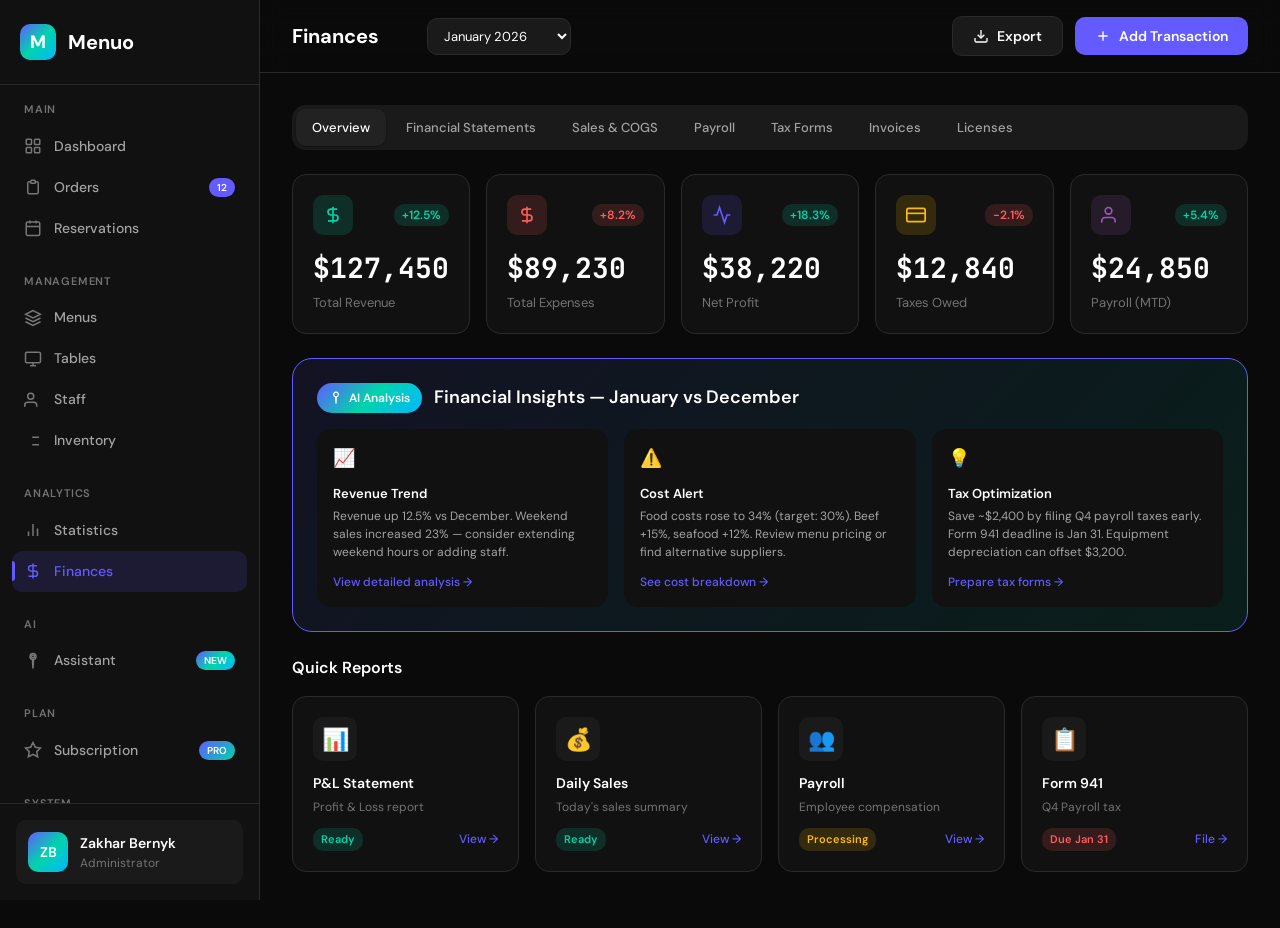
<file: finances.html>
<!DOCTYPE html>
<html lang="en">
<head>
    <meta charset="UTF-8">
    <meta name="viewport" content="width=device-width, initial-scale=1.0">
    <title>Finances — Menuo</title>
    <link rel="preconnect" href="https://fonts.googleapis.com">
    <link rel="preconnect" href="https://fonts.gstatic.com" crossorigin>
    <link href="https://fonts.googleapis.com/css2?family=DM+Sans:opsz,wght@9..40,400;9..40,500;9..40,600;9..40,700&family=JetBrains+Mono:wght@400;500&display=swap" rel="stylesheet">
    <link rel="stylesheet" href="styles.css">
    <style>
        .finance-nav{display:flex;gap:4px;padding:4px;background:var(--bg-tertiary);border-radius:var(--radius-lg);margin-bottom:24px;overflow-x:auto}
        .finance-nav-item{padding:10px 16px;background:none;border:none;border-radius:var(--radius-md);color:var(--text-secondary);font-size:13px;font-weight:500;font-family:inherit;cursor:pointer;white-space:nowrap;transition:all var(--transition-fast)}
        .finance-nav-item:hover{color:var(--text-primary)}
        .finance-nav-item.active{background:var(--bg-elevated);color:var(--text-primary);box-shadow:var(--shadow-sm)}
        .finance-content{display:none}
        .finance-content.active{display:block}
        .finance-summary{display:grid;grid-template-columns:repeat(5,1fr);gap:16px;margin-bottom:24px}
        .summary-card{background:var(--bg-secondary);border:1px solid var(--border-primary);border-radius:var(--radius-lg);padding:20px}
        .summary-card-header{display:flex;align-items:center;justify-content:space-between;margin-bottom:12px}
        .summary-card-icon{width:40px;height:40px;border-radius:var(--radius-md);display:flex;align-items:center;justify-content:center}
        .summary-card-icon svg{width:20px;height:20px}
        .summary-card-icon.green{background:rgba(0,212,170,0.15);color:var(--accent-success)}
        .summary-card-icon.red{background:rgba(255,92,92,0.15);color:var(--accent-danger)}
        .summary-card-icon.blue{background:rgba(99,91,255,0.15);color:var(--accent-primary)}
        .summary-card-icon.yellow{background:rgba(255,187,0,0.15);color:var(--accent-warning)}
        .summary-card-icon.purple{background:rgba(155,89,182,0.15);color:#9b59b6}
        .summary-card-change{font-size:12px;font-weight:600;padding:2px 8px;border-radius:10px}
        .summary-card-change.positive{background:rgba(0,212,170,0.15);color:var(--accent-success)}
        .summary-card-change.negative{background:rgba(255,92,92,0.15);color:var(--accent-danger)}
        .summary-card-value{font-size:28px;font-weight:700;font-family:var(--font-mono);margin-bottom:4px}
        .summary-card-label{font-size:13px;color:var(--text-tertiary)}
        .ai-insights-card{background:linear-gradient(135deg,rgba(99,91,255,0.1) 0%,rgba(0,212,170,0.1) 100%);border:1px solid var(--accent-primary);border-radius:var(--radius-xl);padding:24px;margin-bottom:24px}
        .ai-insights-header{display:flex;align-items:center;gap:12px;margin-bottom:16px}
        .ai-badge{display:flex;align-items:center;gap:6px;padding:6px 12px;background:var(--gradient-stripe);border-radius:20px;font-size:12px;font-weight:600;color:white}
        .ai-insights-grid{display:grid;grid-template-columns:repeat(3,1fr);gap:16px}
        .ai-insight-item{background:var(--bg-secondary);border-radius:var(--radius-lg);padding:16px}
        .ai-insight-icon{font-size:18px;margin-bottom:12px}
        .ai-insight-title{font-size:13px;font-weight:600;margin-bottom:4px}
        .ai-insight-text{font-size:12px;color:var(--text-secondary);line-height:1.5}
        .ai-insight-action{margin-top:12px;font-size:12px;color:var(--accent-primary);font-weight:500;cursor:pointer}
        .reports-grid{display:grid;grid-template-columns:repeat(4,1fr);gap:16px;margin-bottom:24px}
        .report-card{background:var(--bg-secondary);border:1px solid var(--border-primary);border-radius:var(--radius-lg);padding:20px;cursor:pointer;transition:all var(--transition-fast)}
        .report-card:hover{border-color:var(--accent-primary);transform:translateY(-2px)}
        .report-card-icon{width:44px;height:44px;background:var(--bg-tertiary);border-radius:var(--radius-md);display:flex;align-items:center;justify-content:center;margin-bottom:12px;font-size:22px}
        .report-card-title{font-size:14px;font-weight:600;margin-bottom:4px}
        .report-card-desc{font-size:12px;color:var(--text-tertiary);margin-bottom:12px}
        .report-card-footer{display:flex;align-items:center;justify-content:space-between}
        .report-status{font-size:11px;font-weight:600;padding:3px 8px;border-radius:10px}
        .report-status.ready{background:rgba(0,212,170,0.15);color:var(--accent-success)}
        .report-status.pending{background:rgba(255,187,0,0.15);color:var(--accent-warning)}
        .report-status.overdue{background:rgba(255,92,92,0.15);color:var(--accent-danger)}
        .report-action{font-size:12px;color:var(--accent-primary);font-weight:500}
        .statement-card{background:var(--bg-secondary);border:1px solid var(--border-primary);border-radius:var(--radius-xl);overflow:hidden;margin-bottom:24px}
        .statement-header{padding:20px 24px;border-bottom:1px solid var(--border-primary);display:flex;align-items:center;justify-content:space-between}
        .statement-title{font-size:16px;font-weight:600}
        .statement-period{font-size:13px;color:var(--text-tertiary)}
        .statement-body{padding:24px}
        .statement-section{margin-bottom:24px}
        .statement-section-title{font-size:12px;font-weight:600;text-transform:uppercase;letter-spacing:0.5px;color:var(--text-tertiary);margin-bottom:12px;padding-bottom:8px;border-bottom:1px solid var(--border-primary)}
        .statement-row{display:flex;align-items:center;justify-content:space-between;padding:10px 0;font-size:14px}
        .statement-row.indent{padding-left:20px;color:var(--text-secondary)}
        .statement-row.total{font-weight:600;border-top:1px solid var(--border-primary);margin-top:8px;padding-top:12px}
        .statement-row.grand-total{font-weight:700;font-size:16px;background:var(--bg-tertiary);margin:16px -24px -24px;padding:16px 24px}
        .statement-value{font-family:var(--font-mono)}
        .statement-value.positive{color:var(--accent-success)}
        .statement-value.negative{color:var(--accent-danger)}
        .tax-forms-section{margin-bottom:32px}
        .tax-forms-header{margin-bottom:16px}
        .tax-forms-title{font-size:16px;font-weight:600}
        .tax-forms-grid{display:grid;grid-template-columns:repeat(3,1fr);gap:16px}
        .tax-form-card{background:var(--bg-secondary);border:1px solid var(--border-primary);border-radius:var(--radius-lg);padding:20px}
        .tax-form-header{display:flex;align-items:flex-start;justify-content:space-between;margin-bottom:12px}
        .tax-form-name{font-size:15px;font-weight:600}
        .tax-form-id{font-size:12px;color:var(--text-tertiary)}
        .tax-form-desc{font-size:12px;color:var(--text-secondary);margin-bottom:16px}
        .tax-form-actions{display:flex;gap:8px;margin-top:16px;padding-top:16px;border-top:1px solid var(--border-primary)}
        .tax-form-btn{flex:1;padding:8px 12px;background:var(--bg-tertiary);border:1px solid var(--border-primary);border-radius:var(--radius-md);color:var(--text-secondary);font-size:12px;font-weight:500;font-family:inherit;cursor:pointer;transition:all var(--transition-fast)}
        .tax-form-btn:hover{background:var(--bg-hover);color:var(--text-primary)}
        .tax-form-btn.primary{background:var(--accent-primary);border-color:var(--accent-primary);color:white}
        .filter-select{padding:8px 12px;background:var(--bg-tertiary);border:1px solid var(--border-primary);border-radius:var(--radius-md);color:var(--text-primary);font-size:13px;font-family:inherit}
    </style>
</head>
<body>
    <div class="app-container">
        <aside class="sidebar">
            <div class="sidebar-header"><a href="index.html" class="logo"><div class="logo-icon">M</div><span class="logo-text">Menuo</span></a></div>
            <nav class="sidebar-nav">
                <div class="nav-section"><div class="nav-section-title">Main</div>
                    <a href="index.html" class="nav-item"><svg viewBox="0 0 24 24" fill="none" stroke="currentColor" stroke-width="2"><rect x="3" y="3" width="7" height="7" rx="1"/><rect x="14" y="3" width="7" height="7" rx="1"/><rect x="3" y="14" width="7" height="7" rx="1"/><rect x="14" y="14" width="7" height="7" rx="1"/></svg>Dashboard</a>
                    <a href="orders.html" class="nav-item"><svg viewBox="0 0 24 24" fill="none" stroke="currentColor" stroke-width="2"><path d="M9 5H7a2 2 0 00-2 2v12a2 2 0 002 2h10a2 2 0 002-2V7a2 2 0 00-2-2h-2"/><rect x="9" y="3" width="6" height="4" rx="1"/></svg>Orders<span class="nav-badge">12</span></a>
                    <a href="reservations.html" class="nav-item"><svg viewBox="0 0 24 24" fill="none" stroke="currentColor" stroke-width="2"><rect x="3" y="4" width="18" height="18" rx="2"/><path d="M16 2v4M8 2v4M3 10h18"/></svg>Reservations</a></div>
                <div class="nav-section"><div class="nav-section-title">Management</div>
                    <a href="menus.html" class="nav-item"><svg viewBox="0 0 24 24" fill="none" stroke="currentColor" stroke-width="2"><path d="M12 2L2 7l10 5 10-5-10-5z"/><path d="M2 17l10 5 10-5M2 12l10 5 10-5"/></svg>Menus</a>
                    <a href="tables.html" class="nav-item"><svg viewBox="0 0 24 24" fill="none" stroke="currentColor" stroke-width="2"><rect x="2" y="3" width="20" height="14" rx="2"/><path d="M8 21h8m-4-4v4"/></svg>Tables</a>
                    <a href="staff.html" class="nav-item"><svg viewBox="0 0 24 24" fill="none" stroke="currentColor" stroke-width="2"><path d="M17 21v-2a4 4 0 00-4-4H5a4 4 0 00-4 4v2"/><circle cx="9" cy="7" r="4"/></svg>Staff</a>
                    <a href="inventory.html" class="nav-item"><svg viewBox="0 0 24 24" fill="none" stroke="currentColor" stroke-width="2"><path d="M20 7h-9m9 10h-9M4 7h.01M4 17h.01"/></svg>Inventory</a></div>
                <div class="nav-section"><div class="nav-section-title">Analytics</div>
                    <a href="statistics.html" class="nav-item"><svg viewBox="0 0 24 24" fill="none" stroke="currentColor" stroke-width="2"><path d="M18 20V10M12 20V4M6 20v-6"/></svg>Statistics</a>
                    <a href="finances.html" class="nav-item active"><svg viewBox="0 0 24 24" fill="none" stroke="currentColor" stroke-width="2"><path d="M12 2v20M17 5H9.5a3.5 3.5 0 000 7h5a3.5 3.5 0 010 7H6"/></svg>Finances</a></div>
                <div class="nav-section"><div class="nav-section-title">AI</div>
                    <a href="ai.html" class="nav-item"><svg viewBox="0 0 24 24" fill="none" stroke="currentColor" stroke-width="2"><path d="M12 2a4 4 0 014 4c0 1.95-1.4 3.58-3.25 3.93L12 22l-.75-12.07A4.001 4.001 0 0112 2z"/><circle cx="12" cy="6" r="2"/></svg>Assistant<span class="nav-badge" style="background:var(--gradient-stripe);color:white">NEW</span></a></div>
                <div class="nav-section"><div class="nav-section-title">Plan</div>
                    <a href="plan.html" class="nav-item"><svg viewBox="0 0 24 24" fill="none" stroke="currentColor" stroke-width="2"><path d="M12 2l3.09 6.26L22 9.27l-5 4.87 1.18 6.88L12 17.77l-6.18 3.25L7 14.14 2 9.27l6.91-1.01L12 2z"/></svg>Subscription<span class="nav-badge" style="background:linear-gradient(135deg,#635bff,#00d4aa);color:white">PRO</span></a></div>
                <div class="nav-section"><div class="nav-section-title">System</div>
                    <a href="settings.html" class="nav-item"><svg viewBox="0 0 24 24" fill="none" stroke="currentColor" stroke-width="2"><circle cx="12" cy="12" r="3"/><path d="M19.4 15a1.65 1.65 0 00.33 1.82l.06.06a2 2 0 010 2.83 2 2 0 01-2.83 0l-.06-.06a1.65 1.65 0 00-1.82-.33 1.65 1.65 0 00-1 1.51V21a2 2 0 01-2 2 2 2 0 01-2-2v-.09A1.65 1.65 0 009 19.4a1.65 1.65 0 00-1.82.33l-.06.06a2 2 0 01-2.83 0 2 2 0 010-2.83l.06-.06a1.65 1.65 0 00.33-1.82 1.65 1.65 0 00-1.51-1H3a2 2 0 01-2-2 2 2 0 012-2h.09A1.65 1.65 0 004.6 9a1.65 1.65 0 00-.33-1.82l-.06-.06a2 2 0 010-2.83 2 2 0 012.83 0l.06.06a1.65 1.65 0 001.82.33H9a1.65 1.65 0 001-1.51V3a2 2 0 012-2 2 2 0 012 2v.09a1.65 1.65 0 001 1.51 1.65 1.65 0 001.82-.33l.06-.06a2 2 0 012.83 0 2 2 0 010 2.83l-.06.06a1.65 1.65 0 00-.33 1.82V9a1.65 1.65 0 001.51 1H21a2 2 0 012 2 2 2 0 01-2 2h-.09a1.65 1.65 0 00-1.51 1z"/></svg>Settings</a></div>
            </nav>
            <div class="sidebar-footer"><div class="user-card"><div class="user-avatar">ZB</div><div class="user-info"><div class="user-name">Zakhar Bernyk</div><div class="user-role">Administrator</div></div></div></div>
        </aside>
        <main class="main-content">
            <header class="header">
                <div class="header-left"><h1 class="page-title">Finances</h1><select class="filter-select" style="margin-left:24px"><option>January 2026</option><option>December 2025</option><option>Q4 2025</option><option>Year 2025</option></select></div>
                <div class="header-right"><button class="btn-secondary"><svg viewBox="0 0 24 24" fill="none" stroke="currentColor" stroke-width="2" style="width:16px;height:16px"><path d="M21 15v4a2 2 0 01-2 2H5a2 2 0 01-2-2v-4"/><polyline points="7 10 12 15 17 10"/><line x1="12" y1="15" x2="12" y2="3"/></svg>Export</button><button class="btn-primary"><svg viewBox="0 0 24 24" fill="none" stroke="currentColor" stroke-width="2" style="width:16px;height:16px"><path d="M12 5v14M5 12h14"/></svg>Add Transaction</button></div>
            </header>
            <div class="dashboard">
                <div class="finance-nav">
                    <button class="finance-nav-item active" onclick="switchFinanceTab('overview')">Overview</button>
                    <button class="finance-nav-item" onclick="switchFinanceTab('statements')">Financial Statements</button>
                    <button class="finance-nav-item" onclick="switchFinanceTab('sales')">Sales & COGS</button>
                    <button class="finance-nav-item" onclick="switchFinanceTab('payroll')">Payroll</button>
                    <button class="finance-nav-item" onclick="switchFinanceTab('tax')">Tax Forms</button>
                    <button class="finance-nav-item" onclick="switchFinanceTab('invoices')">Invoices</button>
                    <button class="finance-nav-item" onclick="switchFinanceTab('licenses')">Licenses</button>
                </div>

                <!-- Overview Tab -->
                <div class="finance-content active" id="overview-content">
                    <div class="finance-summary">
                        <div class="summary-card"><div class="summary-card-header"><div class="summary-card-icon green"><svg viewBox="0 0 24 24" fill="none" stroke="currentColor" stroke-width="2"><path d="M12 2v20M17 5H9.5a3.5 3.5 0 000 7h5a3.5 3.5 0 010 7H6"/></svg></div><span class="summary-card-change positive">+12.5%</span></div><div class="summary-card-value">$127,450</div><div class="summary-card-label">Total Revenue</div></div>
                        <div class="summary-card"><div class="summary-card-header"><div class="summary-card-icon red"><svg viewBox="0 0 24 24" fill="none" stroke="currentColor" stroke-width="2"><path d="M12 2v20M17 5H9.5a3.5 3.5 0 000 7h5a3.5 3.5 0 010 7H6"/></svg></div><span class="summary-card-change negative">+8.2%</span></div><div class="summary-card-value">$89,230</div><div class="summary-card-label">Total Expenses</div></div>
                        <div class="summary-card"><div class="summary-card-header"><div class="summary-card-icon blue"><svg viewBox="0 0 24 24" fill="none" stroke="currentColor" stroke-width="2"><path d="M22 12h-4l-3 9L9 3l-3 9H2"/></svg></div><span class="summary-card-change positive">+18.3%</span></div><div class="summary-card-value">$38,220</div><div class="summary-card-label">Net Profit</div></div>
                        <div class="summary-card"><div class="summary-card-header"><div class="summary-card-icon yellow"><svg viewBox="0 0 24 24" fill="none" stroke="currentColor" stroke-width="2"><rect x="1" y="4" width="22" height="16" rx="2"/><path d="M1 10h22"/></svg></div><span class="summary-card-change negative">-2.1%</span></div><div class="summary-card-value">$12,840</div><div class="summary-card-label">Taxes Owed</div></div>
                        <div class="summary-card"><div class="summary-card-header"><div class="summary-card-icon purple"><svg viewBox="0 0 24 24" fill="none" stroke="currentColor" stroke-width="2"><path d="M17 21v-2a4 4 0 00-4-4H5a4 4 0 00-4 4v2"/><circle cx="9" cy="7" r="4"/></svg></div><span class="summary-card-change positive">+5.4%</span></div><div class="summary-card-value">$24,850</div><div class="summary-card-label">Payroll (MTD)</div></div>
                    </div>
                    <div class="ai-insights-card">
                        <div class="ai-insights-header"><div class="ai-badge"><svg viewBox="0 0 24 24" fill="none" stroke="currentColor" stroke-width="2" style="width:14px;height:14px"><path d="M12 2a4 4 0 014 4c0 1.95-1.4 3.58-3.25 3.93L12 22l-.75-12.07A4.001 4.001 0 0112 2z"/></svg>AI Analysis</div><span style="font-size:18px;font-weight:600">Financial Insights — January vs December</span></div>
                        <div class="ai-insights-grid">
                            <div class="ai-insight-item"><div class="ai-insight-icon">📈</div><div class="ai-insight-title">Revenue Trend</div><div class="ai-insight-text">Revenue up 12.5% vs December. Weekend sales increased 23% — consider extending weekend hours or adding staff.</div><div class="ai-insight-action">View detailed analysis →</div></div>
                            <div class="ai-insight-item"><div class="ai-insight-icon">⚠️</div><div class="ai-insight-title">Cost Alert</div><div class="ai-insight-text">Food costs rose to 34% (target: 30%). Beef +15%, seafood +12%. Review menu pricing or find alternative suppliers.</div><div class="ai-insight-action">See cost breakdown →</div></div>
                            <div class="ai-insight-item"><div class="ai-insight-icon">💡</div><div class="ai-insight-title">Tax Optimization</div><div class="ai-insight-text">Save ~$2,400 by filing Q4 payroll taxes early. Form 941 deadline is Jan 31. Equipment depreciation can offset $3,200.</div><div class="ai-insight-action">Prepare tax forms →</div></div>
                        </div>
                    </div>
                    <h3 style="font-size:16px;font-weight:600;margin-bottom:16px">Quick Reports</h3>
                    <div class="reports-grid">
                        <div class="report-card" onclick="switchFinanceTab('statements')"><div class="report-card-icon">📊</div><div class="report-card-title">P&L Statement</div><div class="report-card-desc">Profit & Loss report</div><div class="report-card-footer"><span class="report-status ready">Ready</span><span class="report-action">View →</span></div></div>
                        <div class="report-card" onclick="switchFinanceTab('sales')"><div class="report-card-icon">💰</div><div class="report-card-title">Daily Sales</div><div class="report-card-desc">Today's sales summary</div><div class="report-card-footer"><span class="report-status ready">Ready</span><span class="report-action">View →</span></div></div>
                        <div class="report-card" onclick="switchFinanceTab('payroll')"><div class="report-card-icon">👥</div><div class="report-card-title">Payroll</div><div class="report-card-desc">Employee compensation</div><div class="report-card-footer"><span class="report-status pending">Processing</span><span class="report-action">View →</span></div></div>
                        <div class="report-card" onclick="switchFinanceTab('tax')"><div class="report-card-icon">📋</div><div class="report-card-title">Form 941</div><div class="report-card-desc">Q4 Payroll tax</div><div class="report-card-footer"><span class="report-status overdue">Due Jan 31</span><span class="report-action">File →</span></div></div>
                    </div>
                </div>

                <!-- Financial Statements Tab -->
                <div class="finance-content" id="statements-content">
                    <div style="display:grid;grid-template-columns:1fr 1fr;gap:24px">
                        <div class="statement-card"><div class="statement-header"><div><div class="statement-title">📊 Profit & Loss Statement</div><div class="statement-period">January 2026</div></div><button class="btn-secondary" style="padding:8px 12px;font-size:12px">Export PDF</button></div>
                            <div class="statement-body">
                                <div class="statement-section"><div class="statement-section-title">Revenue</div><div class="statement-row indent"><span>Food Sales</span><span class="statement-value">$98,420</span></div><div class="statement-row indent"><span>Beverage Sales</span><span class="statement-value">$24,230</span></div><div class="statement-row indent"><span>Catering</span><span class="statement-value">$4,800</span></div><div class="statement-row total"><span>Total Revenue</span><span class="statement-value">$127,450</span></div></div>
                                <div class="statement-section"><div class="statement-section-title">Cost of Goods Sold</div><div class="statement-row indent"><span>Food Costs</span><span class="statement-value">$33,450</span></div><div class="statement-row indent"><span>Beverage Costs</span><span class="statement-value">$6,820</span></div><div class="statement-row total"><span>Total COGS</span><span class="statement-value">$40,270</span></div></div>
                                <div class="statement-section"><div class="statement-section-title">Operating Expenses</div><div class="statement-row indent"><span>Labor / Payroll</span><span class="statement-value">$24,850</span></div><div class="statement-row indent"><span>Rent</span><span class="statement-value">$8,500</span></div><div class="statement-row indent"><span>Utilities</span><span class="statement-value">$3,240</span></div><div class="statement-row indent"><span>Insurance</span><span class="statement-value">$1,850</span></div><div class="statement-row indent"><span>Marketing</span><span class="statement-value">$2,400</span></div><div class="statement-row indent"><span>Other</span><span class="statement-value">$8,120</span></div><div class="statement-row total"><span>Total Operating</span><span class="statement-value">$48,960</span></div></div>
                                <div class="statement-row grand-total"><span>Net Profit</span><span class="statement-value positive">$38,220</span></div>
                            </div>
                        </div>
                        <div class="statement-card"><div class="statement-header"><div><div class="statement-title">📋 Balance Sheet</div><div class="statement-period">As of Jan 31, 2026</div></div><button class="btn-secondary" style="padding:8px 12px;font-size:12px">Export PDF</button></div>
                            <div class="statement-body">
                                <div class="statement-section"><div class="statement-section-title">Assets</div><div class="statement-row indent"><span>Cash & Bank</span><span class="statement-value">$84,320</span></div><div class="statement-row indent"><span>Accounts Receivable</span><span class="statement-value">$12,450</span></div><div class="statement-row indent"><span>Inventory</span><span class="statement-value">$18,200</span></div><div class="statement-row indent"><span>Equipment</span><span class="statement-value">$45,000</span></div><div class="statement-row indent"><span>Furniture</span><span class="statement-value">$28,500</span></div><div class="statement-row total"><span>Total Assets</span><span class="statement-value">$188,470</span></div></div>
                                <div class="statement-section"><div class="statement-section-title">Liabilities</div><div class="statement-row indent"><span>Accounts Payable</span><span class="statement-value">$15,840</span></div><div class="statement-row indent"><span>Taxes Payable</span><span class="statement-value">$12,840</span></div><div class="statement-row indent"><span>Accrued Wages</span><span class="statement-value">$8,420</span></div><div class="statement-row indent"><span>Loan Payable</span><span class="statement-value">$35,000</span></div><div class="statement-row total"><span>Total Liabilities</span><span class="statement-value">$72,100</span></div></div>
                                <div class="statement-section"><div class="statement-section-title">Equity</div><div class="statement-row indent"><span>Owner's Equity</span><span class="statement-value">$78,150</span></div><div class="statement-row indent"><span>Retained Earnings</span><span class="statement-value">$38,220</span></div><div class="statement-row total"><span>Total Equity</span><span class="statement-value">$116,370</span></div></div>
                                <div class="statement-row grand-total"><span>Liabilities + Equity</span><span class="statement-value">$188,470</span></div>
                            </div>
                        </div>
                    </div>
                    <div class="statement-card" style="margin-top:24px"><div class="statement-header"><div><div class="statement-title">💵 Cash Flow Statement</div><div class="statement-period">January 2026</div></div></div>
                        <div class="statement-body">
                            <div style="display:grid;grid-template-columns:repeat(3,1fr);gap:24px">
                                <div class="statement-section"><div class="statement-section-title">Operating Activities</div><div class="statement-row"><span>Net Income</span><span class="statement-value positive">+$38,220</span></div><div class="statement-row"><span>Depreciation</span><span class="statement-value positive">+$1,250</span></div><div class="statement-row"><span>Change in AR</span><span class="statement-value negative">-$2,340</span></div><div class="statement-row"><span>Change in AP</span><span class="statement-value positive">+$3,420</span></div><div class="statement-row total"><span>Net from Operations</span><span class="statement-value positive">+$40,550</span></div></div>
                                <div class="statement-section"><div class="statement-section-title">Investing Activities</div><div class="statement-row"><span>Equipment Purchase</span><span class="statement-value negative">-$5,200</span></div><div class="statement-row total"><span>Net from Investing</span><span class="statement-value negative">-$5,200</span></div></div>
                                <div class="statement-section"><div class="statement-section-title">Financing Activities</div><div class="statement-row"><span>Loan Repayment</span><span class="statement-value negative">-$2,500</span></div><div class="statement-row"><span>Owner Draws</span><span class="statement-value negative">-$15,000</span></div><div class="statement-row total"><span>Net from Financing</span><span class="statement-value negative">-$17,500</span></div></div>
                            </div>
                            <div class="statement-row grand-total" style="margin-top:24px"><span>Net Change in Cash</span><span class="statement-value positive">+$17,850</span></div>
                        </div>
                    </div>
                </div>

                <!-- Sales & COGS Tab -->
                <div class="finance-content" id="sales-content">
                    <div class="statement-card"><div class="statement-header"><div><div class="statement-title">💰 Daily Sales Summary</div><div class="statement-period">Today, January 7, 2026</div></div></div>
                        <div class="statement-body">
                            <div style="display:grid;grid-template-columns:repeat(4,1fr);gap:16px;margin-bottom:24px">
                                <div style="padding:20px;background:var(--bg-tertiary);border-radius:var(--radius-lg);text-align:center"><div style="font-size:28px;font-weight:700;font-family:var(--font-mono);color:var(--accent-success)">$4,847</div><div style="font-size:13px;color:var(--text-tertiary)">Total Sales</div></div>
                                <div style="padding:20px;background:var(--bg-tertiary);border-radius:var(--radius-lg);text-align:center"><div style="font-size:28px;font-weight:700;font-family:var(--font-mono)">127</div><div style="font-size:13px;color:var(--text-tertiary)">Transactions</div></div>
                                <div style="padding:20px;background:var(--bg-tertiary);border-radius:var(--radius-lg);text-align:center"><div style="font-size:28px;font-weight:700;font-family:var(--font-mono)">$38.17</div><div style="font-size:13px;color:var(--text-tertiary)">Avg Ticket</div></div>
                                <div style="padding:20px;background:var(--bg-tertiary);border-radius:var(--radius-lg);text-align:center"><div style="font-size:28px;font-weight:700;font-family:var(--font-mono);color:var(--accent-success)">$624</div><div style="font-size:13px;color:var(--text-tertiary)">Tips</div></div>
                            </div>
                            <div style="display:grid;grid-template-columns:1fr 1fr;gap:24px">
                                <div><h4 style="font-size:14px;font-weight:600;margin-bottom:12px">By Category</h4><div class="statement-row"><span>🍽️ Food</span><span class="statement-value">$3,420 (70.5%)</span></div><div class="statement-row"><span>🍺 Beverages</span><span class="statement-value">$1,127 (23.3%)</span></div><div class="statement-row"><span>🍰 Desserts</span><span class="statement-value">$300 (6.2%)</span></div></div>
                                <div><h4 style="font-size:14px;font-weight:600;margin-bottom:12px">By Order Type</h4><div class="statement-row"><span>🪑 Dine-in</span><span class="statement-value">$2,890 (59.6%)</span></div><div class="statement-row"><span>🥡 Takeout</span><span class="statement-value">$1,245 (25.7%)</span></div><div class="statement-row"><span>🚗 Delivery</span><span class="statement-value">$712 (14.7%)</span></div></div>
                            </div>
                        </div>
                    </div>
                    <div class="statement-card"><div class="statement-header"><div><div class="statement-title">📦 Cost of Goods Sold (COGS)</div><div class="statement-period">January 2026</div></div></div>
                        <div class="statement-body">
                            <div style="display:grid;grid-template-columns:repeat(3,1fr);gap:16px;margin-bottom:24px">
                                <div style="padding:20px;background:rgba(0,212,170,0.1);border:1px solid var(--accent-success);border-radius:var(--radius-lg)"><div style="font-size:12px;color:var(--text-tertiary);margin-bottom:8px">Food Cost %</div><div style="font-size:28px;font-weight:700;color:var(--accent-success)">31.6%</div><div style="font-size:11px;color:var(--text-tertiary)">Target: 28-32%</div></div>
                                <div style="padding:20px;background:rgba(255,187,0,0.1);border:1px solid var(--accent-warning);border-radius:var(--radius-lg)"><div style="font-size:12px;color:var(--text-tertiary);margin-bottom:8px">Beverage Cost %</div><div style="font-size:28px;font-weight:700;color:var(--accent-warning)">28.1%</div><div style="font-size:11px;color:var(--text-tertiary)">Target: 20-25%</div></div>
                                <div style="padding:20px;background:var(--bg-tertiary);border:1px solid var(--border-primary);border-radius:var(--radius-lg)"><div style="font-size:12px;color:var(--text-tertiary);margin-bottom:8px">Total COGS %</div><div style="font-size:28px;font-weight:700">31.6%</div><div style="font-size:11px;color:var(--text-tertiary)">$40,270 / $127,450</div></div>
                            </div>
                            <table class="data-table"><thead><tr><th>Category</th><th>Beginning</th><th>Purchases</th><th>Ending</th><th>COGS</th></tr></thead>
                            <tbody>
                                <tr><td>Proteins</td><td style="font-family:var(--font-mono)">$8,400</td><td style="font-family:var(--font-mono)">$14,200</td><td style="font-family:var(--font-mono)">$7,850</td><td style="font-family:var(--font-mono);font-weight:600">$14,750</td></tr>
                                <tr><td>Produce</td><td style="font-family:var(--font-mono)">$2,100</td><td style="font-family:var(--font-mono)">$6,800</td><td style="font-family:var(--font-mono)">$1,950</td><td style="font-family:var(--font-mono);font-weight:600">$6,950</td></tr>
                                <tr><td>Dairy</td><td style="font-family:var(--font-mono)">$1,800</td><td style="font-family:var(--font-mono)">$4,200</td><td style="font-family:var(--font-mono)">$1,650</td><td style="font-family:var(--font-mono);font-weight:600">$4,350</td></tr>
                                <tr><td>Beverages</td><td style="font-family:var(--font-mono)">$4,500</td><td style="font-family:var(--font-mono)">$7,200</td><td style="font-family:var(--font-mono)">$4,880</td><td style="font-family:var(--font-mono);font-weight:600">$6,820</td></tr>
                            </tbody></table>
                        </div>
                    </div>
                    <div class="statement-card"><div class="statement-header"><div><div class="statement-title">💵 Tips & Gratuity Report</div><div class="statement-period">January 2026</div></div></div>
                        <div class="statement-body">
                            <div style="display:grid;grid-template-columns:repeat(4,1fr);gap:16px">
                                <div style="padding:16px;background:var(--bg-tertiary);border-radius:var(--radius-md);text-align:center"><div style="font-size:24px;font-weight:700;font-family:var(--font-mono)">$12,340</div><div style="font-size:12px;color:var(--text-tertiary)">Total Tips</div></div>
                                <div style="padding:16px;background:var(--bg-tertiary);border-radius:var(--radius-md);text-align:center"><div style="font-size:24px;font-weight:700;font-family:var(--font-mono)">$8,420</div><div style="font-size:12px;color:var(--text-tertiary)">Credit Card</div></div>
                                <div style="padding:16px;background:var(--bg-tertiary);border-radius:var(--radius-md);text-align:center"><div style="font-size:24px;font-weight:700;font-family:var(--font-mono)">$3,920</div><div style="font-size:12px;color:var(--text-tertiary)">Cash</div></div>
                                <div style="padding:16px;background:var(--bg-tertiary);border-radius:var(--radius-md);text-align:center"><div style="font-size:24px;font-weight:700;font-family:var(--font-mono)">18.2%</div><div style="font-size:12px;color:var(--text-tertiary)">Avg Tip Rate</div></div>
                            </div>
                        </div>
                    </div>
                </div>

                <!-- Payroll Tab -->
                <div class="finance-content" id="payroll-content">
                    <div class="statement-card"><div class="statement-header"><div><div class="statement-title">👥 Employee Compensation Report</div><div class="statement-period">January 2026</div></div><button class="btn-primary" style="padding:8px 16px;font-size:13px">Run Payroll</button></div>
                        <div class="statement-body">
                            <div style="display:grid;grid-template-columns:repeat(4,1fr);gap:16px;margin-bottom:24px">
                                <div style="padding:20px;background:var(--bg-tertiary);border-radius:var(--radius-lg)"><div style="font-size:12px;color:var(--text-tertiary);margin-bottom:8px">Gross Wages</div><div style="font-size:24px;font-weight:700;font-family:var(--font-mono)">$24,850</div></div>
                                <div style="padding:20px;background:var(--bg-tertiary);border-radius:var(--radius-lg)"><div style="font-size:12px;color:var(--text-tertiary);margin-bottom:8px">Employer Taxes</div><div style="font-size:24px;font-weight:700;font-family:var(--font-mono)">$1,901</div></div>
                                <div style="padding:20px;background:var(--bg-tertiary);border-radius:var(--radius-lg)"><div style="font-size:12px;color:var(--text-tertiary);margin-bottom:8px">Employee Taxes</div><div style="font-size:24px;font-weight:700;font-family:var(--font-mono)">$3,224</div></div>
                                <div style="padding:20px;background:var(--bg-tertiary);border-radius:var(--radius-lg)"><div style="font-size:12px;color:var(--text-tertiary);margin-bottom:8px">Net Pay</div><div style="font-size:24px;font-weight:700;font-family:var(--font-mono);color:var(--accent-success)">$21,626</div></div>
                            </div>
                            <table class="data-table"><thead><tr><th>Employee</th><th>Hours</th><th>Rate</th><th>Gross</th><th>Fed Tax</th><th>State</th><th>FICA</th><th>Net Pay</th></tr></thead>
                            <tbody>
                                <tr><td><div class="table-customer"><div class="table-customer-avatar">ZB</div><div class="table-customer-info"><span class="table-customer-name">Zakhar Bernyk</span><span class="table-customer-email">Manager</span></div></div></td><td>156</td><td>$28</td><td style="font-family:var(--font-mono)">$4,368</td><td style="font-family:var(--font-mono)">$524</td><td style="font-family:var(--font-mono)">$218</td><td style="font-family:var(--font-mono)">$334</td><td style="font-family:var(--font-mono);font-weight:600;color:var(--accent-success)">$3,292</td></tr>
                                <tr><td><div class="table-customer"><div class="table-customer-avatar">MK</div><div class="table-customer-info"><span class="table-customer-name">Maria Kovalenko</span><span class="table-customer-email">Head Chef</span></div></div></td><td>180</td><td>$32</td><td style="font-family:var(--font-mono)">$5,760</td><td style="font-family:var(--font-mono)">$691</td><td style="font-family:var(--font-mono)">$288</td><td style="font-family:var(--font-mono)">$441</td><td style="font-family:var(--font-mono);font-weight:600;color:var(--accent-success)">$4,340</td></tr>
                                <tr><td><div class="table-customer"><div class="table-customer-avatar">LS</div><div class="table-customer-info"><span class="table-customer-name">Lisa Siorm</span><span class="table-customer-email">Waiter</span></div></div></td><td>140</td><td>$15</td><td style="font-family:var(--font-mono)">$2,100</td><td style="font-family:var(--font-mono)">$252</td><td style="font-family:var(--font-mono)">$105</td><td style="font-family:var(--font-mono)">$161</td><td style="font-family:var(--font-mono);font-weight:600;color:var(--accent-success)">$1,582</td></tr>
                                <tr><td><div class="table-customer"><div class="table-customer-avatar">OT</div><div class="table-customer-info"><span class="table-customer-name">Oleh Tarasenko</span><span class="table-customer-email">Bartender</span></div></div></td><td>120</td><td>$18</td><td style="font-family:var(--font-mono)">$2,160</td><td style="font-family:var(--font-mono)">$259</td><td style="font-family:var(--font-mono)">$108</td><td style="font-family:var(--font-mono)">$165</td><td style="font-family:var(--font-mono);font-weight:600;color:var(--accent-success)">$1,628</td></tr>
                            </tbody></table>
                        </div>
                    </div>
                </div>

                <!-- Tax Forms Tab -->
                <div class="finance-content" id="tax-content">
                    <div class="tax-forms-section"><div class="tax-forms-header"><h3 class="tax-forms-title">🇺🇸 Federal Tax Forms</h3></div>
                        <div class="tax-forms-grid">
                            <div class="tax-form-card"><div class="tax-form-header"><div><div class="tax-form-name">Form 941</div><div class="tax-form-id">Quarterly Payroll Tax</div></div><span class="report-status overdue">Due Jan 31</span></div><div class="tax-form-desc">Employer's quarterly federal tax return for Social Security, Medicare, and income tax withholding.</div><div class="tax-form-actions"><button class="tax-form-btn">Preview</button><button class="tax-form-btn primary">Download</button></div></div>
                            <div class="tax-form-card"><div class="tax-form-header"><div><div class="tax-form-name">Form 940</div><div class="tax-form-id">FUTA Tax</div></div><span class="report-status pending">Due Jan 31</span></div><div class="tax-form-desc">Annual federal unemployment tax return for employers.</div><div class="tax-form-actions"><button class="tax-form-btn">Preview</button><button class="tax-form-btn primary">Download</button></div></div>
                            <div class="tax-form-card"><div class="tax-form-header"><div><div class="tax-form-name">W-2 Forms</div><div class="tax-form-id">Wage Statement</div></div><span class="report-status ready">Ready</span></div><div class="tax-form-desc">Annual wage and tax statement for employees (6 employees).</div><div class="tax-form-actions"><button class="tax-form-btn">Preview All</button><button class="tax-form-btn primary">Download All</button></div></div>
                            <div class="tax-form-card"><div class="tax-form-header"><div><div class="tax-form-name">W-4 Forms</div><div class="tax-form-id">Withholding Cert</div></div><span class="report-status ready">On File</span></div><div class="tax-form-desc">Employee withholding allowance certificates (6 on file).</div><div class="tax-form-actions"><button class="tax-form-btn">View All</button><button class="tax-form-btn">Add New</button></div></div>
                            <div class="tax-form-card"><div class="tax-form-header"><div><div class="tax-form-name">1099 Forms</div><div class="tax-form-id">Misc Income</div></div><span class="report-status ready">Ready</span></div><div class="tax-form-desc">For contractors and vendors paid over $600 (3 contractors).</div><div class="tax-form-actions"><button class="tax-form-btn">Preview</button><button class="tax-form-btn primary">Download</button></div></div>
                            <div class="tax-form-card"><div class="tax-form-header"><div><div class="tax-form-name">Sales Tax</div><div class="tax-form-id">State Sales Tax</div></div><span class="report-status ready">Filed</span></div><div class="tax-form-desc">Monthly state sales tax collection report - $3,842 paid.</div><div class="tax-form-actions"><button class="tax-form-btn">View Receipt</button><button class="tax-form-btn">History</button></div></div>
                        </div>
                    </div>
                    <div class="tax-forms-section"><div class="tax-forms-header"><h3 class="tax-forms-title">🏛️ State & Local Tax Forms</h3></div>
                        <div class="tax-forms-grid">
                            <div class="tax-form-card"><div class="tax-form-header"><div><div class="tax-form-name">State Income Tax</div><div class="tax-form-id">Quarterly Withholding</div></div><span class="report-status pending">Due Jan 31</span></div><div class="tax-form-desc">State income tax withholding return for employees.</div><div class="tax-form-actions"><button class="tax-form-btn">Preview</button><button class="tax-form-btn primary">File Now</button></div></div>
                            <div class="tax-form-card"><div class="tax-form-header"><div><div class="tax-form-name">SUTA</div><div class="tax-form-id">State Unemployment</div></div><span class="report-status ready">Ready</span></div><div class="tax-form-desc">State unemployment insurance tax return.</div><div class="tax-form-actions"><button class="tax-form-btn">Preview</button><button class="tax-form-btn primary">Download</button></div></div>
                            <div class="tax-form-card"><div class="tax-form-header"><div><div class="tax-form-name">Local Taxes</div><div class="tax-form-id">City/County</div></div><span class="report-status ready">Filed</span></div><div class="tax-form-desc">Local business and occupancy taxes.</div><div class="tax-form-actions"><button class="tax-form-btn">View</button><button class="tax-form-btn">History</button></div></div>
                        </div>
                    </div>
                </div>

                <!-- Invoices Tab -->
                <div class="finance-content" id="invoices-content">
                    <div style="display:grid;grid-template-columns:1fr 1fr;gap:24px">
                        <div class="statement-card"><div class="statement-header"><div><div class="statement-title">📤 Accounts Payable</div><div class="statement-period">Outstanding Bills</div></div><button class="btn-primary" style="padding:8px 16px;font-size:13px">+ Add Bill</button></div>
                            <div class="statement-body">
                                <div style="display:flex;gap:16px;margin-bottom:20px">
                                    <div style="flex:1;padding:16px;background:rgba(255,92,92,0.1);border-radius:var(--radius-md);text-align:center"><div style="font-size:20px;font-weight:700;color:var(--accent-danger)">$15,840</div><div style="font-size:11px;color:var(--text-tertiary)">Total Outstanding</div></div>
                                    <div style="flex:1;padding:16px;background:rgba(255,187,0,0.1);border-radius:var(--radius-md);text-align:center"><div style="font-size:20px;font-weight:700;color:var(--accent-warning)">$4,200</div><div style="font-size:11px;color:var(--text-tertiary)">Due This Week</div></div>
                                </div>
                                <div style="display:flex;flex-direction:column;gap:12px">
                                    <div style="padding:16px;background:var(--bg-tertiary);border-radius:var(--radius-md);display:flex;align-items:center;justify-content:space-between"><div><div style="font-weight:500">Sysco Foods</div><div style="font-size:12px;color:var(--text-tertiary)">INV-2024-1847 • Due Jan 10</div></div><div style="text-align:right"><div style="font-weight:600;font-family:var(--font-mono)">$4,200</div><span class="report-status overdue">Overdue</span></div></div>
                                    <div style="padding:16px;background:var(--bg-tertiary);border-radius:var(--radius-md);display:flex;align-items:center;justify-content:space-between"><div><div style="font-weight:500">US Foods</div><div style="font-size:12px;color:var(--text-tertiary)">INV-2024-1852 • Due Jan 15</div></div><div style="text-align:right"><div style="font-weight:600;font-family:var(--font-mono)">$3,850</div><span class="report-status pending">Due Soon</span></div></div>
                                    <div style="padding:16px;background:var(--bg-tertiary);border-radius:var(--radius-md);display:flex;align-items:center;justify-content:space-between"><div><div style="font-weight:500">Electric Company</div><div style="font-size:12px;color:var(--text-tertiary)">INV-2024-1860 • Due Jan 20</div></div><div style="text-align:right"><div style="font-weight:600;font-family:var(--font-mono)">$1,240</div><span class="report-status ready">Scheduled</span></div></div>
                                </div>
                            </div>
                        </div>
                        <div class="statement-card"><div class="statement-header"><div><div class="statement-title">📥 Accounts Receivable</div><div class="statement-period">Outstanding Invoices</div></div><button class="btn-primary" style="padding:8px 16px;font-size:13px">+ Create Invoice</button></div>
                            <div class="statement-body">
                                <div style="display:flex;gap:16px;margin-bottom:20px">
                                    <div style="flex:1;padding:16px;background:rgba(0,212,170,0.1);border-radius:var(--radius-md);text-align:center"><div style="font-size:20px;font-weight:700;color:var(--accent-success)">$12,450</div><div style="font-size:11px;color:var(--text-tertiary)">Total Receivable</div></div>
                                    <div style="flex:1;padding:16px;background:rgba(99,91,255,0.1);border-radius:var(--radius-md);text-align:center"><div style="font-size:20px;font-weight:700;color:var(--accent-primary)">$8,200</div><div style="font-size:11px;color:var(--text-tertiary)">Catering Deposits</div></div>
                                </div>
                                <div style="display:flex;flex-direction:column;gap:12px">
                                    <div style="padding:16px;background:var(--bg-tertiary);border-radius:var(--radius-md);display:flex;align-items:center;justify-content:space-between"><div><div style="font-weight:500">Corporate Event - TechCorp</div><div style="font-size:12px;color:var(--text-tertiary)">INV-OUT-0042 • Due Jan 15</div></div><div style="text-align:right"><div style="font-weight:600;font-family:var(--font-mono)">$4,800</div><span class="report-status pending">Pending</span></div></div>
                                    <div style="padding:16px;background:var(--bg-tertiary);border-radius:var(--radius-md);display:flex;align-items:center;justify-content:space-between"><div><div style="font-weight:500">Wedding - Smith Family</div><div style="font-size:12px;color:var(--text-tertiary)">INV-OUT-0043 • Due Feb 1</div></div><div style="text-align:right"><div style="font-weight:600;font-family:var(--font-mono)">$3,400</div><span class="report-status ready">50% Paid</span></div></div>
                                </div>
                            </div>
                        </div>
                    </div>
                </div>

                <!-- Licenses Tab -->
                <div class="finance-content" id="licenses-content">
                    <div class="statement-card"><div class="statement-header"><div><div class="statement-title">📜 Licenses & Permit Fees</div><div class="statement-period">Annual Renewals & Compliance</div></div></div>
                        <div class="statement-body">
                            <table class="data-table"><thead><tr><th>License / Permit</th><th>Authority</th><th>License #</th><th>Annual Fee</th><th>Expires</th><th>Status</th></tr></thead>
                            <tbody>
                                <tr><td><div style="display:flex;align-items:center;gap:10px"><span style="font-size:20px">🍺</span><div><div style="font-weight:500">Liquor License</div><div style="font-size:11px;color:var(--text-tertiary)">On-Premise Consumption</div></div></div></td><td>State ABC Board</td><td style="font-family:var(--font-mono)">LIQ-2024-8847</td><td style="font-family:var(--font-mono)">$2,400</td><td>Mar 31, 2026</td><td><span class="report-status ready">Active</span></td></tr>
                                <tr><td><div style="display:flex;align-items:center;gap:10px"><span style="font-size:20px">🏥</span><div><div style="font-weight:500">Health Permit</div><div style="font-size:11px;color:var(--text-tertiary)">Food Service</div></div></div></td><td>County Health</td><td style="font-family:var(--font-mono)">FSE-2024-2241</td><td style="font-family:var(--font-mono)">$850</td><td>Jun 30, 2026</td><td><span class="report-status ready">Active</span></td></tr>
                                <tr><td><div style="display:flex;align-items:center;gap:10px"><span style="font-size:20px">🏢</span><div><div style="font-weight:500">Business License</div><div style="font-size:11px;color:var(--text-tertiary)">General Operation</div></div></div></td><td>City Clerk</td><td style="font-family:var(--font-mono)">BUS-2024-4421</td><td style="font-family:var(--font-mono)">$350</td><td>Dec 31, 2026</td><td><span class="report-status ready">Active</span></td></tr>
                                <tr><td><div style="display:flex;align-items:center;gap:10px"><span style="font-size:20px">🔥</span><div><div style="font-weight:500">Fire Safety Permit</div><div style="font-size:11px;color:var(--text-tertiary)">Occupancy & Safety</div></div></div></td><td>Fire Marshal</td><td style="font-family:var(--font-mono)">FIR-2024-1102</td><td style="font-family:var(--font-mono)">$200</td><td>Jan 31, 2026</td><td><span class="report-status overdue">Renew Now</span></td></tr>
                                <tr><td><div style="display:flex;align-items:center;gap:10px"><span style="font-size:20px">🎵</span><div><div style="font-weight:500">Music License (ASCAP)</div><div style="font-size:11px;color:var(--text-tertiary)">Background Music</div></div></div></td><td>ASCAP</td><td style="font-family:var(--font-mono)">ASC-2024-9982</td><td style="font-family:var(--font-mono)">$450</td><td>Dec 31, 2026</td><td><span class="report-status ready">Active</span></td></tr>
                                <tr><td><div style="display:flex;align-items:center;gap:10px"><span style="font-size:20px">📺</span><div><div style="font-weight:500">Music License (BMI)</div><div style="font-size:11px;color:var(--text-tertiary)">Background Music</div></div></div></td><td>BMI</td><td style="font-family:var(--font-mono)">BMI-2024-4421</td><td style="font-family:var(--font-mono)">$425</td><td>Dec 31, 2026</td><td><span class="report-status ready">Active</span></td></tr>
                            </tbody></table>
                            <div style="margin-top:24px;padding:20px;background:var(--bg-tertiary);border-radius:var(--radius-lg);display:flex;align-items:center;justify-content:space-between">
                                <div><div style="font-size:14px;font-weight:600;margin-bottom:4px">Total Annual License Fees</div><div style="font-size:12px;color:var(--text-tertiary)">All permits and licenses for 2026</div></div>
                                <div style="font-size:28px;font-weight:700;font-family:var(--font-mono)">$4,675</div>
                            </div>
                        </div>
                    </div>
                </div>
            </div>
        </main>
    </div>

    <script>
        function switchFinanceTab(tabName) {
            document.querySelectorAll('.finance-nav-item').forEach(item => item.classList.remove('active'));
            event.target.classList.add('active');
            document.querySelectorAll('.finance-content').forEach(content => content.classList.remove('active'));
            document.getElementById(tabName + '-content').classList.add('active');
        }
    </script>
</body>
</html>
</file>
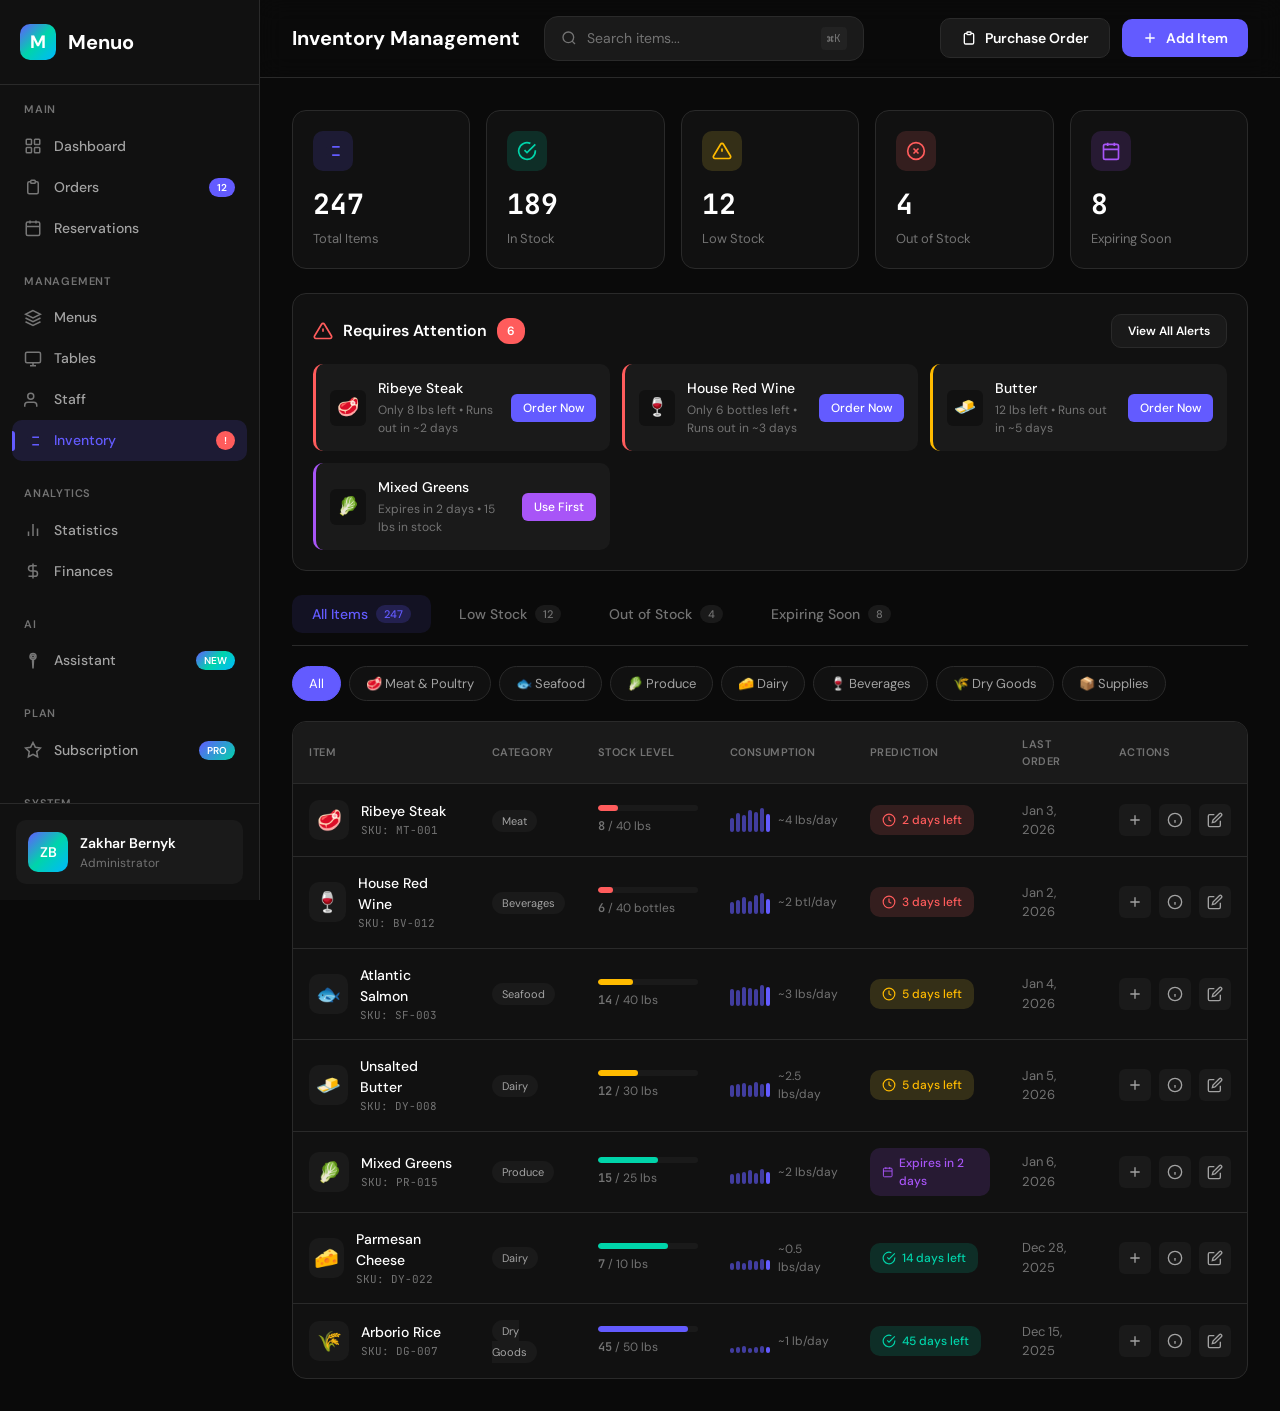
<file: inventory.html>
<!DOCTYPE html>
<html lang="en">
<head>
    <meta charset="UTF-8">
    <meta name="viewport" content="width=device-width, initial-scale=1.0">
    <title>Inventory — Menuo</title>
    <link rel="preconnect" href="https://fonts.googleapis.com">
    <link rel="preconnect" href="https://fonts.gstatic.com" crossorigin>
    <link href="https://fonts.googleapis.com/css2?family=DM+Sans:opsz,wght@9..40,400;9..40,500;9..40,600;9..40,700&family=JetBrains+Mono:wght@400;500&display=swap" rel="stylesheet">
    <link rel="stylesheet" href="styles.css">
    <style>
        /* Inventory Stats */
        .inventory-stats {
            display: grid;
            grid-template-columns: repeat(5, 1fr);
            gap: 16px;
            margin-bottom: 24px;
        }

        .inv-stat-card {
            background: var(--bg-secondary);
            border: 1px solid var(--border-primary);
            border-radius: var(--radius-lg);
            padding: 20px;
        }

        .inv-stat-header {
            display: flex;
            align-items: center;
            justify-content: space-between;
            margin-bottom: 12px;
        }

        .inv-stat-icon {
            width: 40px;
            height: 40px;
            border-radius: var(--radius-md);
            display: flex;
            align-items: center;
            justify-content: center;
        }

        .inv-stat-icon svg {
            width: 20px;
            height: 20px;
        }

        .inv-stat-icon.blue { background: rgba(99, 91, 255, 0.15); color: var(--accent-primary); }
        .inv-stat-icon.green { background: rgba(0, 212, 170, 0.15); color: var(--accent-success); }
        .inv-stat-icon.red { background: rgba(255, 107, 107, 0.15); color: var(--accent-danger); }
        .inv-stat-icon.yellow { background: rgba(255, 217, 61, 0.15); color: var(--accent-warning); }
        .inv-stat-icon.purple { background: rgba(168, 85, 247, 0.15); color: #a855f7; }

        .inv-stat-value {
            font-size: 28px;
            font-weight: 700;
            font-family: var(--font-mono);
            margin-bottom: 4px;
        }

        .inv-stat-label {
            font-size: 13px;
            color: var(--text-tertiary);
        }

        /* Alerts Section */
        .alerts-section {
            background: var(--bg-secondary);
            border: 1px solid var(--border-primary);
            border-radius: var(--radius-lg);
            padding: 20px;
            margin-bottom: 24px;
        }

        .alerts-header {
            display: flex;
            align-items: center;
            justify-content: space-between;
            margin-bottom: 16px;
        }

        .alerts-title {
            font-size: 16px;
            font-weight: 600;
            display: flex;
            align-items: center;
            gap: 10px;
        }

        .alerts-badge {
            padding: 4px 10px;
            background: var(--accent-danger);
            color: white;
            border-radius: 12px;
            font-size: 12px;
            font-weight: 600;
        }

        .alert-items {
            display: grid;
            grid-template-columns: repeat(auto-fill, minmax(280px, 1fr));
            gap: 12px;
        }

        .alert-item {
            display: flex;
            align-items: center;
            gap: 12px;
            padding: 14px;
            background: var(--bg-tertiary);
            border-radius: var(--radius-md);
            border-left: 3px solid var(--accent-danger);
        }

        .alert-item.warning {
            border-left-color: var(--accent-warning);
        }

        .alert-item.expiring {
            border-left-color: #a855f7;
        }

        .alert-icon {
            width: 36px;
            height: 36px;
            border-radius: var(--radius-sm);
            display: flex;
            align-items: center;
            justify-content: center;
            font-size: 18px;
            background: var(--bg-secondary);
        }

        .alert-content {
            flex: 1;
        }

        .alert-name {
            font-weight: 500;
            font-size: 14px;
            margin-bottom: 2px;
        }

        .alert-detail {
            font-size: 12px;
            color: var(--text-tertiary);
        }

        .alert-action {
            padding: 6px 12px;
            background: var(--accent-primary);
            color: white;
            border: none;
            border-radius: var(--radius-sm);
            font-size: 12px;
            font-weight: 500;
            cursor: pointer;
            font-family: inherit;
            transition: all var(--transition-fast);
        }

        .alert-action:hover {
            background: var(--accent-primary-hover);
        }

        /* Tabs */
        .inventory-tabs {
            display: flex;
            gap: 8px;
            margin-bottom: 20px;
            border-bottom: 1px solid var(--border-primary);
            padding-bottom: 12px;
        }

        .inv-tab {
            padding: 10px 20px;
            background: none;
            border: none;
            font-size: 14px;
            font-weight: 500;
            color: var(--text-tertiary);
            cursor: pointer;
            border-radius: var(--radius-md);
            transition: all var(--transition-fast);
            font-family: inherit;
            display: flex;
            align-items: center;
            gap: 8px;
        }

        .inv-tab:hover {
            color: var(--text-primary);
            background: var(--bg-tertiary);
        }

        .inv-tab.active {
            color: var(--accent-primary);
            background: rgba(99, 91, 255, 0.1);
        }

        .inv-tab .count {
            padding: 2px 8px;
            background: var(--bg-tertiary);
            border-radius: 10px;
            font-size: 11px;
        }

        .inv-tab.active .count {
            background: rgba(99, 91, 255, 0.2);
        }

        /* Category Filter */
        .category-filter {
            display: flex;
            gap: 8px;
            margin-bottom: 20px;
            flex-wrap: wrap;
        }

        .category-btn {
            padding: 8px 16px;
            background: var(--bg-secondary);
            border: 1px solid var(--border-primary);
            border-radius: 20px;
            font-size: 13px;
            color: var(--text-secondary);
            cursor: pointer;
            transition: all var(--transition-fast);
            font-family: inherit;
        }

        .category-btn:hover {
            border-color: var(--border-secondary);
        }

        .category-btn.active {
            background: var(--accent-primary);
            border-color: var(--accent-primary);
            color: white;
        }

        /* Inventory Table */
        .inventory-table-container {
            background: var(--bg-secondary);
            border: 1px solid var(--border-primary);
            border-radius: var(--radius-lg);
            overflow: hidden;
        }

        .inventory-table {
            width: 100%;
            border-collapse: collapse;
        }

        .inventory-table th {
            padding: 14px 16px;
            text-align: left;
            font-size: 11px;
            font-weight: 600;
            text-transform: uppercase;
            letter-spacing: 0.5px;
            color: var(--text-tertiary);
            background: var(--bg-tertiary);
            border-bottom: 1px solid var(--border-primary);
        }

        .inventory-table td {
            padding: 16px;
            border-bottom: 1px solid var(--border-primary);
            font-size: 14px;
        }

        .inventory-table tr:last-child td {
            border-bottom: none;
        }

        .inventory-table tr:hover {
            background: var(--bg-tertiary);
        }

        .item-info {
            display: flex;
            align-items: center;
            gap: 12px;
        }

        .item-icon {
            width: 40px;
            height: 40px;
            background: var(--bg-tertiary);
            border-radius: var(--radius-md);
            display: flex;
            align-items: center;
            justify-content: center;
            font-size: 20px;
        }

        .item-name {
            font-weight: 500;
        }

        .item-sku {
            font-size: 11px;
            color: var(--text-tertiary);
            font-family: var(--font-mono);
        }

        .item-category {
            padding: 4px 10px;
            background: var(--bg-tertiary);
            border-radius: 12px;
            font-size: 11px;
            color: var(--text-secondary);
        }

        /* Stock Level */
        .stock-level {
            display: flex;
            flex-direction: column;
            gap: 6px;
        }

        .stock-bar {
            width: 100px;
            height: 6px;
            background: var(--bg-tertiary);
            border-radius: 3px;
            overflow: hidden;
        }

        .stock-fill {
            height: 100%;
            border-radius: 3px;
            transition: width 0.3s;
        }

        .stock-fill.critical { background: var(--accent-danger); }
        .stock-fill.low { background: var(--accent-warning); }
        .stock-fill.good { background: var(--accent-success); }
        .stock-fill.full { background: var(--accent-primary); }

        .stock-text {
            font-size: 12px;
            color: var(--text-tertiary);
        }

        .stock-value {
            font-weight: 600;
            font-family: var(--font-mono);
        }

        /* Prediction Badge */
        .prediction-badge {
            display: inline-flex;
            align-items: center;
            gap: 6px;
            padding: 6px 12px;
            border-radius: var(--radius-md);
            font-size: 12px;
            font-weight: 500;
        }

        .prediction-badge.critical {
            background: rgba(255, 107, 107, 0.15);
            color: var(--accent-danger);
        }

        .prediction-badge.warning {
            background: rgba(255, 217, 61, 0.15);
            color: var(--accent-warning);
        }

        .prediction-badge.good {
            background: rgba(0, 212, 170, 0.15);
            color: var(--accent-success);
        }

        .prediction-badge svg {
            width: 14px;
            height: 14px;
        }

        /* Consumption Trend */
        .consumption-trend {
            display: flex;
            align-items: center;
            gap: 8px;
        }

        .trend-chart {
            display: flex;
            align-items: flex-end;
            gap: 2px;
            height: 24px;
        }

        .trend-bar {
            width: 4px;
            background: var(--accent-primary);
            border-radius: 2px;
            opacity: 0.6;
        }

        .trend-bar:last-child {
            opacity: 1;
        }

        .trend-value {
            font-size: 12px;
            color: var(--text-tertiary);
        }

        /* Actions */
        .item-actions {
            display: flex;
            gap: 8px;
        }

        .action-btn {
            width: 32px;
            height: 32px;
            background: var(--bg-tertiary);
            border: none;
            border-radius: var(--radius-sm);
            color: var(--text-secondary);
            cursor: pointer;
            display: flex;
            align-items: center;
            justify-content: center;
            transition: all var(--transition-fast);
        }

        .action-btn:hover {
            background: var(--accent-primary);
            color: white;
        }

        .action-btn svg {
            width: 16px;
            height: 16px;
        }

        /* Modal Styles */
        .modal-overlay {
            position: fixed;
            inset: 0;
            background: rgba(0, 0, 0, 0.7);
            display: flex;
            align-items: center;
            justify-content: center;
            z-index: 1000;
            opacity: 0;
            visibility: hidden;
            transition: all var(--transition-normal);
        }

        .modal-overlay.active {
            opacity: 1;
            visibility: visible;
        }

        .modal {
            background: var(--bg-secondary);
            border-radius: var(--radius-xl);
            width: 100%;
            max-width: 600px;
            max-height: 90vh;
            overflow: hidden;
            transform: scale(0.9);
            transition: transform var(--transition-normal);
        }

        .modal-overlay.active .modal {
            transform: scale(1);
        }

        .modal-header {
            padding: 20px 24px;
            border-bottom: 1px solid var(--border-primary);
            display: flex;
            align-items: center;
            justify-content: space-between;
        }

        .modal-header h2 {
            font-size: 18px;
            font-weight: 600;
        }

        .modal-close {
            width: 32px;
            height: 32px;
            background: none;
            border: none;
            color: var(--text-tertiary);
            cursor: pointer;
            display: flex;
            align-items: center;
            justify-content: center;
            border-radius: var(--radius-sm);
            transition: all var(--transition-fast);
        }

        .modal-close:hover {
            background: var(--bg-tertiary);
            color: var(--text-primary);
        }

        .modal-body {
            padding: 24px;
            overflow-y: auto;
            max-height: calc(90vh - 140px);
        }

        .modal-footer {
            padding: 16px 24px;
            border-top: 1px solid var(--border-primary);
            display: flex;
            gap: 12px;
            justify-content: flex-end;
        }

        .form-row {
            display: grid;
            grid-template-columns: 1fr 1fr;
            gap: 16px;
        }

        .form-group {
            margin-bottom: 16px;
        }

        .form-label {
            display: block;
            font-size: 13px;
            font-weight: 500;
            margin-bottom: 6px;
            color: var(--text-secondary);
        }

        .form-input {
            width: 100%;
            padding: 10px 14px;
            background: var(--bg-tertiary);
            border: 1px solid var(--border-primary);
            border-radius: var(--radius-md);
            color: var(--text-primary);
            font-size: 14px;
            font-family: inherit;
            transition: all var(--transition-fast);
        }

        .form-input:focus {
            outline: none;
            border-color: var(--accent-primary);
            box-shadow: 0 0 0 3px rgba(99, 91, 255, 0.15);
        }

        .form-hint {
            font-size: 11px;
            color: var(--text-tertiary);
            margin-top: 4px;
        }

        /* Stock Input */
        .stock-input-group {
            display: flex;
            align-items: center;
            gap: 8px;
        }

        .stock-input-group .form-input {
            width: 100px;
            text-align: center;
        }

        .unit-label {
            font-size: 13px;
            color: var(--text-tertiary);
        }

        /* Consumption History */
        .consumption-history {
            background: var(--bg-tertiary);
            border-radius: var(--radius-md);
            padding: 16px;
            margin-top: 16px;
        }

        .history-title {
            font-size: 12px;
            font-weight: 600;
            text-transform: uppercase;
            letter-spacing: 0.5px;
            color: var(--text-tertiary);
            margin-bottom: 12px;
        }

        .history-chart {
            display: flex;
            align-items: flex-end;
            gap: 4px;
            height: 60px;
            margin-bottom: 8px;
        }

        .history-bar {
            flex: 1;
            background: var(--accent-primary);
            border-radius: 2px 2px 0 0;
            opacity: 0.7;
            transition: opacity 0.2s;
        }

        .history-bar:hover {
            opacity: 1;
        }

        .history-labels {
            display: flex;
            justify-content: space-between;
            font-size: 10px;
            color: var(--text-tertiary);
        }

        /* AI Insight */
        .ai-insight {
            background: linear-gradient(135deg, rgba(99, 91, 255, 0.1), rgba(0, 212, 170, 0.1));
            border: 1px solid rgba(99, 91, 255, 0.2);
            border-radius: var(--radius-md);
            padding: 16px;
            margin-top: 16px;
        }

        .ai-insight-header {
            display: flex;
            align-items: center;
            gap: 8px;
            font-size: 12px;
            font-weight: 600;
            color: var(--accent-primary);
            margin-bottom: 8px;
        }

        .ai-insight-text {
            font-size: 13px;
            line-height: 1.5;
            color: var(--text-secondary);
        }

        /* Supplier Info */
        .supplier-card {
            display: flex;
            align-items: center;
            gap: 12px;
            padding: 12px;
            background: var(--bg-tertiary);
            border-radius: var(--radius-md);
            margin-top: 8px;
        }

        .supplier-logo {
            width: 40px;
            height: 40px;
            background: var(--bg-secondary);
            border-radius: var(--radius-sm);
            display: flex;
            align-items: center;
            justify-content: center;
            font-weight: 600;
            font-size: 14px;
            color: var(--accent-primary);
        }

        .supplier-info {
            flex: 1;
        }

        .supplier-name {
            font-weight: 500;
            font-size: 14px;
        }

        .supplier-detail {
            font-size: 11px;
            color: var(--text-tertiary);
        }

        /* Purchase Order Section */
        .po-section {
            background: var(--bg-secondary);
            border: 1px solid var(--border-primary);
            border-radius: var(--radius-lg);
            padding: 20px;
            margin-top: 24px;
        }

        .po-header {
            display: flex;
            align-items: center;
            justify-content: space-between;
            margin-bottom: 16px;
        }

        .po-title {
            font-size: 16px;
            font-weight: 600;
        }

        .po-items {
            display: flex;
            flex-direction: column;
            gap: 8px;
        }

        .po-item {
            display: flex;
            align-items: center;
            gap: 12px;
            padding: 12px;
            background: var(--bg-tertiary);
            border-radius: var(--radius-md);
        }

        .po-item-icon {
            font-size: 20px;
        }

        .po-item-info {
            flex: 1;
        }

        .po-item-name {
            font-weight: 500;
            font-size: 14px;
        }

        .po-item-qty {
            font-size: 12px;
            color: var(--text-tertiary);
        }

        .po-item-price {
            font-weight: 600;
            font-family: var(--font-mono);
        }

        .po-item-remove {
            width: 28px;
            height: 28px;
            background: none;
            border: none;
            color: var(--text-tertiary);
            cursor: pointer;
            border-radius: var(--radius-sm);
            display: flex;
            align-items: center;
            justify-content: center;
        }

        .po-item-remove:hover {
            background: rgba(255, 107, 107, 0.15);
            color: var(--accent-danger);
        }

        .po-total {
            display: flex;
            justify-content: space-between;
            padding: 16px 0;
            margin-top: 12px;
            border-top: 1px solid var(--border-primary);
            font-weight: 600;
        }

        .po-total-value {
            font-family: var(--font-mono);
            font-size: 18px;
        }
    </style>
</head>
<body>
    <div class="app-container">
        <aside class="sidebar">
            <div class="sidebar-header">
                <a href="index.html" class="logo">
                    <div class="logo-icon">M</div>
                    <span class="logo-text">Menuo</span>
                </a>
            </div>
            <nav class="sidebar-nav">
                <div class="nav-section">
                    <div class="nav-section-title">Main</div>
                    <a href="index.html" class="nav-item"><svg viewBox="0 0 24 24" fill="none" stroke="currentColor" stroke-width="2"><rect x="3" y="3" width="7" height="7" rx="1"/><rect x="14" y="3" width="7" height="7" rx="1"/><rect x="3" y="14" width="7" height="7" rx="1"/><rect x="14" y="14" width="7" height="7" rx="1"/></svg>Dashboard</a>
                    <a href="orders.html" class="nav-item"><svg viewBox="0 0 24 24" fill="none" stroke="currentColor" stroke-width="2"><path d="M9 5H7a2 2 0 00-2 2v12a2 2 0 002 2h10a2 2 0 002-2V7a2 2 0 00-2-2h-2"/><rect x="9" y="3" width="6" height="4" rx="1"/></svg>Orders<span class="nav-badge">12</span></a>
                    <a href="reservations.html" class="nav-item"><svg viewBox="0 0 24 24" fill="none" stroke="currentColor" stroke-width="2"><rect x="3" y="4" width="18" height="18" rx="2"/><path d="M16 2v4M8 2v4M3 10h18"/></svg>Reservations</a>
                </div>
                <div class="nav-section">
                    <div class="nav-section-title">Management</div>
                    <a href="menus.html" class="nav-item"><svg viewBox="0 0 24 24" fill="none" stroke="currentColor" stroke-width="2"><path d="M12 2L2 7l10 5 10-5-10-5z"/><path d="M2 17l10 5 10-5M2 12l10 5 10-5"/></svg>Menus</a>
                    <a href="tables.html" class="nav-item"><svg viewBox="0 0 24 24" fill="none" stroke="currentColor" stroke-width="2"><rect x="2" y="3" width="20" height="14" rx="2"/><path d="M8 21h8m-4-4v4"/></svg>Tables</a>
                    <a href="staff.html" class="nav-item"><svg viewBox="0 0 24 24" fill="none" stroke="currentColor" stroke-width="2"><path d="M17 21v-2a4 4 0 00-4-4H5a4 4 0 00-4 4v2"/><circle cx="9" cy="7" r="4"/></svg>Staff</a>
                    <a href="inventory.html" class="nav-item active"><svg viewBox="0 0 24 24" fill="none" stroke="currentColor" stroke-width="2"><path d="M20 7h-9m9 10h-9M4 7h.01M4 17h.01"/></svg>Inventory<span class="nav-badge danger">!</span></a>
                </div>
                <div class="nav-section">
                    <div class="nav-section-title">Analytics</div>
                    <a href="statistics.html" class="nav-item"><svg viewBox="0 0 24 24" fill="none" stroke="currentColor" stroke-width="2"><path d="M18 20V10M12 20V4M6 20v-6"/></svg>Statistics</a>
                    <a href="finances.html" class="nav-item"><svg viewBox="0 0 24 24" fill="none" stroke="currentColor" stroke-width="2"><path d="M12 2v20M17 5H9.5a3.5 3.5 0 000 7h5a3.5 3.5 0 010 7H6"/></svg>Finances</a>
                </div>
                <div class="nav-section">
                    <div class="nav-section-title">AI</div>
                    <a href="ai.html" class="nav-item"><svg viewBox="0 0 24 24" fill="none" stroke="currentColor" stroke-width="2"><path d="M12 2a4 4 0 014 4c0 1.95-1.4 3.58-3.25 3.93L12 22l-.75-12.07A4.001 4.001 0 0112 2z"/><circle cx="12" cy="6" r="2"/></svg>Assistant<span class="nav-badge" style="background:var(--gradient-stripe);color:white">NEW</span></a>
                </div>
                <div class="nav-section">
                    <div class="nav-section-title">Plan</div>
                    <a href="plan.html" class="nav-item"><svg viewBox="0 0 24 24" fill="none" stroke="currentColor" stroke-width="2"><path d="M12 2l3.09 6.26L22 9.27l-5 4.87 1.18 6.88L12 17.77l-6.18 3.25L7 14.14 2 9.27l6.91-1.01L12 2z"/></svg>Subscription<span class="nav-badge" style="background:linear-gradient(135deg,#635bff,#00d4aa);color:white">PRO</span></a>
                </div>
                <div class="nav-section">
                    <div class="nav-section-title">System</div>
                    <a href="settings.html" class="nav-item"><svg viewBox="0 0 24 24" fill="none" stroke="currentColor" stroke-width="2"><circle cx="12" cy="12" r="3"/><path d="M19.4 15a1.65 1.65 0 00.33 1.82l.06.06a2 2 0 010 2.83 2 2 0 01-2.83 0l-.06-.06a1.65 1.65 0 00-1.82-.33 1.65 1.65 0 00-1 1.51V21a2 2 0 01-2 2 2 2 0 01-2-2v-.09A1.65 1.65 0 009 19.4a1.65 1.65 0 00-1.82.33l-.06.06a2 2 0 01-2.83 0 2 2 0 010-2.83l.06-.06a1.65 1.65 0 00.33-1.82 1.65 1.65 0 00-1.51-1H3a2 2 0 01-2-2 2 2 0 012-2h.09A1.65 1.65 0 004.6 9a1.65 1.65 0 00-.33-1.82l-.06-.06a2 2 0 010-2.83 2 2 0 012.83 0l.06.06a1.65 1.65 0 001.82.33H9a1.65 1.65 0 001-1.51V3a2 2 0 012-2 2 2 0 012 2v.09a1.65 1.65 0 001 1.51 1.65 1.65 0 001.82-.33l.06-.06a2 2 0 012.83 0 2 2 0 010 2.83l-.06.06a1.65 1.65 0 00-.33 1.82V9a1.65 1.65 0 001.51 1H21a2 2 0 012 2 2 2 0 01-2 2h-.09a1.65 1.65 0 00-1.51 1z"/></svg>Settings</a>
                </div>
            </nav>
            <div class="sidebar-footer">
                <div class="user-card">
                    <div class="user-avatar">ZB</div>
                    <div class="user-info">
                        <div class="user-name">Zakhar Bernyk</div>
                        <div class="user-role">Administrator</div>
                    </div>
                </div>
            </div>
        </aside>

        <main class="main-content">
            <header class="header">
                <div class="header-left">
                    <h1 class="page-title">Inventory Management</h1>
                    <div class="search-bar">
                        <svg viewBox="0 0 24 24" fill="none" stroke="currentColor" stroke-width="2"><circle cx="11" cy="11" r="8"/><path d="M21 21l-4.35-4.35"/></svg>
                        <input type="text" placeholder="Search items...">
                        <span class="search-shortcut">⌘K</span>
                    </div>
                </div>
                <div class="header-right">
                    <button class="btn-secondary" onclick="openPurchaseOrderModal()">
                        <svg viewBox="0 0 24 24" fill="none" stroke="currentColor" stroke-width="2" style="width:16px;height:16px"><path d="M9 5H7a2 2 0 00-2 2v12a2 2 0 002 2h10a2 2 0 002-2V7a2 2 0 00-2-2h-2"/><rect x="9" y="3" width="6" height="4" rx="1"/></svg>
                        Purchase Order
                    </button>
                    <button class="btn-primary" onclick="openAddItemModal()">
                        <svg viewBox="0 0 24 24" fill="none" stroke="currentColor" stroke-width="2" style="width:16px;height:16px"><path d="M12 5v14M5 12h14"/></svg>
                        Add Item
                    </button>
                </div>
            </header>

            <div class="dashboard">
                <!-- Stats Overview -->
                <div class="inventory-stats">
                    <div class="inv-stat-card">
                        <div class="inv-stat-header">
                            <div class="inv-stat-icon blue">
                                <svg viewBox="0 0 24 24" fill="none" stroke="currentColor" stroke-width="2"><path d="M20 7h-9m9 10h-9M4 7h.01M4 17h.01"/></svg>
                            </div>
                        </div>
                        <div class="inv-stat-value">247</div>
                        <div class="inv-stat-label">Total Items</div>
                    </div>
                    <div class="inv-stat-card">
                        <div class="inv-stat-header">
                            <div class="inv-stat-icon green">
                                <svg viewBox="0 0 24 24" fill="none" stroke="currentColor" stroke-width="2"><path d="M22 11.08V12a10 10 0 11-5.93-9.14"/><polyline points="22 4 12 14.01 9 11.01"/></svg>
                            </div>
                        </div>
                        <div class="inv-stat-value">189</div>
                        <div class="inv-stat-label">In Stock</div>
                    </div>
                    <div class="inv-stat-card">
                        <div class="inv-stat-header">
                            <div class="inv-stat-icon yellow">
                                <svg viewBox="0 0 24 24" fill="none" stroke="currentColor" stroke-width="2"><path d="M10.29 3.86L1.82 18a2 2 0 001.71 3h16.94a2 2 0 001.71-3L13.71 3.86a2 2 0 00-3.42 0z"/><line x1="12" y1="9" x2="12" y2="13"/><line x1="12" y1="17" x2="12.01" y2="17"/></svg>
                            </div>
                        </div>
                        <div class="inv-stat-value">12</div>
                        <div class="inv-stat-label">Low Stock</div>
                    </div>
                    <div class="inv-stat-card">
                        <div class="inv-stat-header">
                            <div class="inv-stat-icon red">
                                <svg viewBox="0 0 24 24" fill="none" stroke="currentColor" stroke-width="2"><circle cx="12" cy="12" r="10"/><line x1="15" y1="9" x2="9" y2="15"/><line x1="9" y1="9" x2="15" y2="15"/></svg>
                            </div>
                        </div>
                        <div class="inv-stat-value">4</div>
                        <div class="inv-stat-label">Out of Stock</div>
                    </div>
                    <div class="inv-stat-card">
                        <div class="inv-stat-header">
                            <div class="inv-stat-icon purple">
                                <svg viewBox="0 0 24 24" fill="none" stroke="currentColor" stroke-width="2"><rect x="3" y="4" width="18" height="18" rx="2"/><path d="M16 2v4M8 2v4M3 10h18"/></svg>
                            </div>
                        </div>
                        <div class="inv-stat-value">8</div>
                        <div class="inv-stat-label">Expiring Soon</div>
                    </div>
                </div>

                <!-- Alerts Section -->
                <div class="alerts-section">
                    <div class="alerts-header">
                        <div class="alerts-title">
                            <svg viewBox="0 0 24 24" fill="none" stroke="currentColor" stroke-width="2" style="width:20px;height:20px;color:var(--accent-danger)"><path d="M10.29 3.86L1.82 18a2 2 0 001.71 3h16.94a2 2 0 001.71-3L13.71 3.86a2 2 0 00-3.42 0z"/><line x1="12" y1="9" x2="12" y2="13"/><line x1="12" y1="17" x2="12.01" y2="17"/></svg>
                            Requires Attention
                            <span class="alerts-badge">6</span>
                        </div>
                        <button class="btn-secondary" style="padding: 8px 16px; font-size: 12px;">View All Alerts</button>
                    </div>
                    <div class="alert-items">
                        <div class="alert-item">
                            <div class="alert-icon">🥩</div>
                            <div class="alert-content">
                                <div class="alert-name">Ribeye Steak</div>
                                <div class="alert-detail">Only 8 lbs left • Runs out in ~2 days</div>
                            </div>
                            <button class="alert-action" onclick="quickOrder('ribeye')">Order Now</button>
                        </div>
                        <div class="alert-item">
                            <div class="alert-icon">🍷</div>
                            <div class="alert-content">
                                <div class="alert-name">House Red Wine</div>
                                <div class="alert-detail">Only 6 bottles left • Runs out in ~3 days</div>
                            </div>
                            <button class="alert-action" onclick="quickOrder('wine')">Order Now</button>
                        </div>
                        <div class="alert-item warning">
                            <div class="alert-icon">🧈</div>
                            <div class="alert-content">
                                <div class="alert-name">Butter</div>
                                <div class="alert-detail">12 lbs left • Runs out in ~5 days</div>
                            </div>
                            <button class="alert-action" onclick="quickOrder('butter')">Order Now</button>
                        </div>
                        <div class="alert-item expiring">
                            <div class="alert-icon">🥬</div>
                            <div class="alert-content">
                                <div class="alert-name">Mixed Greens</div>
                                <div class="alert-detail">Expires in 2 days • 15 lbs in stock</div>
                            </div>
                            <button class="alert-action" style="background: #a855f7;">Use First</button>
                        </div>
                    </div>
                </div>

                <!-- Tabs -->
                <div class="inventory-tabs">
                    <button class="inv-tab active" onclick="switchInvTab('all')">All Items <span class="count">247</span></button>
                    <button class="inv-tab" onclick="switchInvTab('low')">Low Stock <span class="count">12</span></button>
                    <button class="inv-tab" onclick="switchInvTab('out')">Out of Stock <span class="count">4</span></button>
                    <button class="inv-tab" onclick="switchInvTab('expiring')">Expiring Soon <span class="count">8</span></button>
                </div>

                <!-- Category Filter -->
                <div class="category-filter">
                    <button class="category-btn active" onclick="filterCategory('all')">All</button>
                    <button class="category-btn" onclick="filterCategory('meat')">🥩 Meat & Poultry</button>
                    <button class="category-btn" onclick="filterCategory('seafood')">🐟 Seafood</button>
                    <button class="category-btn" onclick="filterCategory('produce')">🥬 Produce</button>
                    <button class="category-btn" onclick="filterCategory('dairy')">🧀 Dairy</button>
                    <button class="category-btn" onclick="filterCategory('beverages')">🍷 Beverages</button>
                    <button class="category-btn" onclick="filterCategory('dry')">🌾 Dry Goods</button>
                    <button class="category-btn" onclick="filterCategory('supplies')">📦 Supplies</button>
                </div>

                <!-- Inventory Table -->
                <div class="inventory-table-container">
                    <table class="inventory-table">
                        <thead>
                            <tr>
                                <th>Item</th>
                                <th>Category</th>
                                <th>Stock Level</th>
                                <th>Consumption</th>
                                <th>Prediction</th>
                                <th>Last Order</th>
                                <th>Actions</th>
                            </tr>
                        </thead>
                        <tbody>
                            <tr>
                                <td>
                                    <div class="item-info">
                                        <div class="item-icon">🥩</div>
                                        <div>
                                            <div class="item-name">Ribeye Steak</div>
                                            <div class="item-sku">SKU: MT-001</div>
                                        </div>
                                    </div>
                                </td>
                                <td><span class="item-category">Meat</span></td>
                                <td>
                                    <div class="stock-level">
                                        <div class="stock-bar">
                                            <div class="stock-fill critical" style="width: 20%"></div>
                                        </div>
                                        <div class="stock-text"><span class="stock-value">8</span> / 40 lbs</div>
                                    </div>
                                </td>
                                <td>
                                    <div class="consumption-trend">
                                        <div class="trend-chart">
                                            <div class="trend-bar" style="height: 60%"></div>
                                            <div class="trend-bar" style="height: 80%"></div>
                                            <div class="trend-bar" style="height: 70%"></div>
                                            <div class="trend-bar" style="height: 90%"></div>
                                            <div class="trend-bar" style="height: 85%"></div>
                                            <div class="trend-bar" style="height: 100%"></div>
                                            <div class="trend-bar" style="height: 75%"></div>
                                        </div>
                                        <div class="trend-value">~4 lbs/day</div>
                                    </div>
                                </td>
                                <td>
                                    <div class="prediction-badge critical">
                                        <svg viewBox="0 0 24 24" fill="none" stroke="currentColor" stroke-width="2"><circle cx="12" cy="12" r="10"/><polyline points="12 6 12 12 16 14"/></svg>
                                        2 days left
                                    </div>
                                </td>
                                <td style="color: var(--text-tertiary); font-size: 13px;">Jan 3, 2026</td>
                                <td>
                                    <div class="item-actions">
                                        <button class="action-btn" onclick="openRestockModal('Ribeye Steak')" title="Restock">
                                            <svg viewBox="0 0 24 24" fill="none" stroke="currentColor" stroke-width="2"><path d="M12 5v14M5 12h14"/></svg>
                                        </button>
                                        <button class="action-btn" onclick="openItemDetails('ribeye')" title="Details">
                                            <svg viewBox="0 0 24 24" fill="none" stroke="currentColor" stroke-width="2"><circle cx="12" cy="12" r="10"/><path d="M12 16v-4M12 8h.01"/></svg>
                                        </button>
                                        <button class="action-btn" title="Edit">
                                            <svg viewBox="0 0 24 24" fill="none" stroke="currentColor" stroke-width="2"><path d="M11 4H4a2 2 0 00-2 2v14a2 2 0 002 2h14a2 2 0 002-2v-7"/><path d="M18.5 2.5a2.121 2.121 0 013 3L12 15l-4 1 1-4 9.5-9.5z"/></svg>
                                        </button>
                                    </div>
                                </td>
                            </tr>
                            <tr>
                                <td>
                                    <div class="item-info">
                                        <div class="item-icon">🍷</div>
                                        <div>
                                            <div class="item-name">House Red Wine</div>
                                            <div class="item-sku">SKU: BV-012</div>
                                        </div>
                                    </div>
                                </td>
                                <td><span class="item-category">Beverages</span></td>
                                <td>
                                    <div class="stock-level">
                                        <div class="stock-bar">
                                            <div class="stock-fill critical" style="width: 15%"></div>
                                        </div>
                                        <div class="stock-text"><span class="stock-value">6</span> / 40 bottles</div>
                                    </div>
                                </td>
                                <td>
                                    <div class="consumption-trend">
                                        <div class="trend-chart">
                                            <div class="trend-bar" style="height: 50%"></div>
                                            <div class="trend-bar" style="height: 60%"></div>
                                            <div class="trend-bar" style="height: 70%"></div>
                                            <div class="trend-bar" style="height: 55%"></div>
                                            <div class="trend-bar" style="height: 80%"></div>
                                            <div class="trend-bar" style="height: 90%"></div>
                                            <div class="trend-bar" style="height: 65%"></div>
                                        </div>
                                        <div class="trend-value">~2 btl/day</div>
                                    </div>
                                </td>
                                <td>
                                    <div class="prediction-badge critical">
                                        <svg viewBox="0 0 24 24" fill="none" stroke="currentColor" stroke-width="2"><circle cx="12" cy="12" r="10"/><polyline points="12 6 12 12 16 14"/></svg>
                                        3 days left
                                    </div>
                                </td>
                                <td style="color: var(--text-tertiary); font-size: 13px;">Jan 2, 2026</td>
                                <td>
                                    <div class="item-actions">
                                        <button class="action-btn" onclick="openRestockModal('House Red Wine')" title="Restock">
                                            <svg viewBox="0 0 24 24" fill="none" stroke="currentColor" stroke-width="2"><path d="M12 5v14M5 12h14"/></svg>
                                        </button>
                                        <button class="action-btn" title="Details">
                                            <svg viewBox="0 0 24 24" fill="none" stroke="currentColor" stroke-width="2"><circle cx="12" cy="12" r="10"/><path d="M12 16v-4M12 8h.01"/></svg>
                                        </button>
                                        <button class="action-btn" title="Edit">
                                            <svg viewBox="0 0 24 24" fill="none" stroke="currentColor" stroke-width="2"><path d="M11 4H4a2 2 0 00-2 2v14a2 2 0 002 2h14a2 2 0 002-2v-7"/><path d="M18.5 2.5a2.121 2.121 0 013 3L12 15l-4 1 1-4 9.5-9.5z"/></svg>
                                        </button>
                                    </div>
                                </td>
                            </tr>
                            <tr>
                                <td>
                                    <div class="item-info">
                                        <div class="item-icon">🐟</div>
                                        <div>
                                            <div class="item-name">Atlantic Salmon</div>
                                            <div class="item-sku">SKU: SF-003</div>
                                        </div>
                                    </div>
                                </td>
                                <td><span class="item-category">Seafood</span></td>
                                <td>
                                    <div class="stock-level">
                                        <div class="stock-bar">
                                            <div class="stock-fill low" style="width: 35%"></div>
                                        </div>
                                        <div class="stock-text"><span class="stock-value">14</span> / 40 lbs</div>
                                    </div>
                                </td>
                                <td>
                                    <div class="consumption-trend">
                                        <div class="trend-chart">
                                            <div class="trend-bar" style="height: 70%"></div>
                                            <div class="trend-bar" style="height: 65%"></div>
                                            <div class="trend-bar" style="height: 80%"></div>
                                            <div class="trend-bar" style="height: 75%"></div>
                                            <div class="trend-bar" style="height: 70%"></div>
                                            <div class="trend-bar" style="height: 85%"></div>
                                            <div class="trend-bar" style="height: 80%"></div>
                                        </div>
                                        <div class="trend-value">~3 lbs/day</div>
                                    </div>
                                </td>
                                <td>
                                    <div class="prediction-badge warning">
                                        <svg viewBox="0 0 24 24" fill="none" stroke="currentColor" stroke-width="2"><circle cx="12" cy="12" r="10"/><polyline points="12 6 12 12 16 14"/></svg>
                                        5 days left
                                    </div>
                                </td>
                                <td style="color: var(--text-tertiary); font-size: 13px;">Jan 4, 2026</td>
                                <td>
                                    <div class="item-actions">
                                        <button class="action-btn" onclick="openRestockModal('Atlantic Salmon')" title="Restock">
                                            <svg viewBox="0 0 24 24" fill="none" stroke="currentColor" stroke-width="2"><path d="M12 5v14M5 12h14"/></svg>
                                        </button>
                                        <button class="action-btn" title="Details">
                                            <svg viewBox="0 0 24 24" fill="none" stroke="currentColor" stroke-width="2"><circle cx="12" cy="12" r="10"/><path d="M12 16v-4M12 8h.01"/></svg>
                                        </button>
                                        <button class="action-btn" title="Edit">
                                            <svg viewBox="0 0 24 24" fill="none" stroke="currentColor" stroke-width="2"><path d="M11 4H4a2 2 0 00-2 2v14a2 2 0 002 2h14a2 2 0 002-2v-7"/><path d="M18.5 2.5a2.121 2.121 0 013 3L12 15l-4 1 1-4 9.5-9.5z"/></svg>
                                        </button>
                                    </div>
                                </td>
                            </tr>
                            <tr>
                                <td>
                                    <div class="item-info">
                                        <div class="item-icon">🧈</div>
                                        <div>
                                            <div class="item-name">Unsalted Butter</div>
                                            <div class="item-sku">SKU: DY-008</div>
                                        </div>
                                    </div>
                                </td>
                                <td><span class="item-category">Dairy</span></td>
                                <td>
                                    <div class="stock-level">
                                        <div class="stock-bar">
                                            <div class="stock-fill low" style="width: 40%"></div>
                                        </div>
                                        <div class="stock-text"><span class="stock-value">12</span> / 30 lbs</div>
                                    </div>
                                </td>
                                <td>
                                    <div class="consumption-trend">
                                        <div class="trend-chart">
                                            <div class="trend-bar" style="height: 50%"></div>
                                            <div class="trend-bar" style="height: 55%"></div>
                                            <div class="trend-bar" style="height: 60%"></div>
                                            <div class="trend-bar" style="height: 50%"></div>
                                            <div class="trend-bar" style="height: 65%"></div>
                                            <div class="trend-bar" style="height: 55%"></div>
                                            <div class="trend-bar" style="height: 60%"></div>
                                        </div>
                                        <div class="trend-value">~2.5 lbs/day</div>
                                    </div>
                                </td>
                                <td>
                                    <div class="prediction-badge warning">
                                        <svg viewBox="0 0 24 24" fill="none" stroke="currentColor" stroke-width="2"><circle cx="12" cy="12" r="10"/><polyline points="12 6 12 12 16 14"/></svg>
                                        5 days left
                                    </div>
                                </td>
                                <td style="color: var(--text-tertiary); font-size: 13px;">Jan 5, 2026</td>
                                <td>
                                    <div class="item-actions">
                                        <button class="action-btn" onclick="openRestockModal('Unsalted Butter')" title="Restock">
                                            <svg viewBox="0 0 24 24" fill="none" stroke="currentColor" stroke-width="2"><path d="M12 5v14M5 12h14"/></svg>
                                        </button>
                                        <button class="action-btn" title="Details">
                                            <svg viewBox="0 0 24 24" fill="none" stroke="currentColor" stroke-width="2"><circle cx="12" cy="12" r="10"/><path d="M12 16v-4M12 8h.01"/></svg>
                                        </button>
                                        <button class="action-btn" title="Edit">
                                            <svg viewBox="0 0 24 24" fill="none" stroke="currentColor" stroke-width="2"><path d="M11 4H4a2 2 0 00-2 2v14a2 2 0 002 2h14a2 2 0 002-2v-7"/><path d="M18.5 2.5a2.121 2.121 0 013 3L12 15l-4 1 1-4 9.5-9.5z"/></svg>
                                        </button>
                                    </div>
                                </td>
                            </tr>
                            <tr>
                                <td>
                                    <div class="item-info">
                                        <div class="item-icon">🥬</div>
                                        <div>
                                            <div class="item-name">Mixed Greens</div>
                                            <div class="item-sku">SKU: PR-015</div>
                                        </div>
                                    </div>
                                </td>
                                <td><span class="item-category">Produce</span></td>
                                <td>
                                    <div class="stock-level">
                                        <div class="stock-bar">
                                            <div class="stock-fill good" style="width: 60%"></div>
                                        </div>
                                        <div class="stock-text"><span class="stock-value">15</span> / 25 lbs</div>
                                    </div>
                                </td>
                                <td>
                                    <div class="consumption-trend">
                                        <div class="trend-chart">
                                            <div class="trend-bar" style="height: 40%"></div>
                                            <div class="trend-bar" style="height: 45%"></div>
                                            <div class="trend-bar" style="height: 50%"></div>
                                            <div class="trend-bar" style="height: 55%"></div>
                                            <div class="trend-bar" style="height: 45%"></div>
                                            <div class="trend-bar" style="height: 60%"></div>
                                            <div class="trend-bar" style="height: 50%"></div>
                                        </div>
                                        <div class="trend-value">~2 lbs/day</div>
                                    </div>
                                </td>
                                <td>
                                    <div class="prediction-badge warning" style="background: rgba(168, 85, 247, 0.15); color: #a855f7;">
                                        <svg viewBox="0 0 24 24" fill="none" stroke="currentColor" stroke-width="2"><rect x="3" y="4" width="18" height="18" rx="2"/><path d="M16 2v4M8 2v4M3 10h18"/></svg>
                                        Expires in 2 days
                                    </div>
                                </td>
                                <td style="color: var(--text-tertiary); font-size: 13px;">Jan 6, 2026</td>
                                <td>
                                    <div class="item-actions">
                                        <button class="action-btn" onclick="openRestockModal('Mixed Greens')" title="Restock">
                                            <svg viewBox="0 0 24 24" fill="none" stroke="currentColor" stroke-width="2"><path d="M12 5v14M5 12h14"/></svg>
                                        </button>
                                        <button class="action-btn" title="Details">
                                            <svg viewBox="0 0 24 24" fill="none" stroke="currentColor" stroke-width="2"><circle cx="12" cy="12" r="10"/><path d="M12 16v-4M12 8h.01"/></svg>
                                        </button>
                                        <button class="action-btn" title="Edit">
                                            <svg viewBox="0 0 24 24" fill="none" stroke="currentColor" stroke-width="2"><path d="M11 4H4a2 2 0 00-2 2v14a2 2 0 002 2h14a2 2 0 002-2v-7"/><path d="M18.5 2.5a2.121 2.121 0 013 3L12 15l-4 1 1-4 9.5-9.5z"/></svg>
                                        </button>
                                    </div>
                                </td>
                            </tr>
                            <tr>
                                <td>
                                    <div class="item-info">
                                        <div class="item-icon">🧀</div>
                                        <div>
                                            <div class="item-name">Parmesan Cheese</div>
                                            <div class="item-sku">SKU: DY-022</div>
                                        </div>
                                    </div>
                                </td>
                                <td><span class="item-category">Dairy</span></td>
                                <td>
                                    <div class="stock-level">
                                        <div class="stock-bar">
                                            <div class="stock-fill good" style="width: 70%"></div>
                                        </div>
                                        <div class="stock-text"><span class="stock-value">7</span> / 10 lbs</div>
                                    </div>
                                </td>
                                <td>
                                    <div class="consumption-trend">
                                        <div class="trend-chart">
                                            <div class="trend-bar" style="height: 30%"></div>
                                            <div class="trend-bar" style="height: 35%"></div>
                                            <div class="trend-bar" style="height: 30%"></div>
                                            <div class="trend-bar" style="height: 40%"></div>
                                            <div class="trend-bar" style="height: 35%"></div>
                                            <div class="trend-bar" style="height: 45%"></div>
                                            <div class="trend-bar" style="height: 40%"></div>
                                        </div>
                                        <div class="trend-value">~0.5 lbs/day</div>
                                    </div>
                                </td>
                                <td>
                                    <div class="prediction-badge good">
                                        <svg viewBox="0 0 24 24" fill="none" stroke="currentColor" stroke-width="2"><path d="M22 11.08V12a10 10 0 11-5.93-9.14"/><polyline points="22 4 12 14.01 9 11.01"/></svg>
                                        14 days left
                                    </div>
                                </td>
                                <td style="color: var(--text-tertiary); font-size: 13px;">Dec 28, 2025</td>
                                <td>
                                    <div class="item-actions">
                                        <button class="action-btn" onclick="openRestockModal('Parmesan Cheese')" title="Restock">
                                            <svg viewBox="0 0 24 24" fill="none" stroke="currentColor" stroke-width="2"><path d="M12 5v14M5 12h14"/></svg>
                                        </button>
                                        <button class="action-btn" title="Details">
                                            <svg viewBox="0 0 24 24" fill="none" stroke="currentColor" stroke-width="2"><circle cx="12" cy="12" r="10"/><path d="M12 16v-4M12 8h.01"/></svg>
                                        </button>
                                        <button class="action-btn" title="Edit">
                                            <svg viewBox="0 0 24 24" fill="none" stroke="currentColor" stroke-width="2"><path d="M11 4H4a2 2 0 00-2 2v14a2 2 0 002 2h14a2 2 0 002-2v-7"/><path d="M18.5 2.5a2.121 2.121 0 013 3L12 15l-4 1 1-4 9.5-9.5z"/></svg>
                                        </button>
                                    </div>
                                </td>
                            </tr>
                            <tr>
                                <td>
                                    <div class="item-info">
                                        <div class="item-icon">🌾</div>
                                        <div>
                                            <div class="item-name">Arborio Rice</div>
                                            <div class="item-sku">SKU: DG-007</div>
                                        </div>
                                    </div>
                                </td>
                                <td><span class="item-category">Dry Goods</span></td>
                                <td>
                                    <div class="stock-level">
                                        <div class="stock-bar">
                                            <div class="stock-fill full" style="width: 90%"></div>
                                        </div>
                                        <div class="stock-text"><span class="stock-value">45</span> / 50 lbs</div>
                                    </div>
                                </td>
                                <td>
                                    <div class="consumption-trend">
                                        <div class="trend-chart">
                                            <div class="trend-bar" style="height: 20%"></div>
                                            <div class="trend-bar" style="height: 25%"></div>
                                            <div class="trend-bar" style="height: 30%"></div>
                                            <div class="trend-bar" style="height: 20%"></div>
                                            <div class="trend-bar" style="height: 25%"></div>
                                            <div class="trend-bar" style="height: 30%"></div>
                                            <div class="trend-bar" style="height: 25%"></div>
                                        </div>
                                        <div class="trend-value">~1 lb/day</div>
                                    </div>
                                </td>
                                <td>
                                    <div class="prediction-badge good">
                                        <svg viewBox="0 0 24 24" fill="none" stroke="currentColor" stroke-width="2"><path d="M22 11.08V12a10 10 0 11-5.93-9.14"/><polyline points="22 4 12 14.01 9 11.01"/></svg>
                                        45 days left
                                    </div>
                                </td>
                                <td style="color: var(--text-tertiary); font-size: 13px;">Dec 15, 2025</td>
                                <td>
                                    <div class="item-actions">
                                        <button class="action-btn" onclick="openRestockModal('Arborio Rice')" title="Restock">
                                            <svg viewBox="0 0 24 24" fill="none" stroke="currentColor" stroke-width="2"><path d="M12 5v14M5 12h14"/></svg>
                                        </button>
                                        <button class="action-btn" title="Details">
                                            <svg viewBox="0 0 24 24" fill="none" stroke="currentColor" stroke-width="2"><circle cx="12" cy="12" r="10"/><path d="M12 16v-4M12 8h.01"/></svg>
                                        </button>
                                        <button class="action-btn" title="Edit">
                                            <svg viewBox="0 0 24 24" fill="none" stroke="currentColor" stroke-width="2"><path d="M11 4H4a2 2 0 00-2 2v14a2 2 0 002 2h14a2 2 0 002-2v-7"/><path d="M18.5 2.5a2.121 2.121 0 013 3L12 15l-4 1 1-4 9.5-9.5z"/></svg>
                                        </button>
                                    </div>
                                </td>
                            </tr>
                        </tbody>
                    </table>
                </div>
            </div>
        </main>
    </div>

    <!-- Add Item Modal -->
    <div class="modal-overlay" id="addItemModal">
        <div class="modal">
            <div class="modal-header">
                <h2>Add New Item</h2>
                <button class="modal-close" onclick="closeAddItemModal()">
                    <svg viewBox="0 0 24 24" fill="none" stroke="currentColor" stroke-width="2"><path d="M18 6L6 18M6 6l12 12"/></svg>
                </button>
            </div>
            <div class="modal-body">
                <div class="form-row">
                    <div class="form-group">
                        <label class="form-label">Item Name</label>
                        <input type="text" class="form-input" placeholder="e.g., Chicken Breast">
                    </div>
                    <div class="form-group">
                        <label class="form-label">SKU</label>
                        <input type="text" class="form-input" placeholder="e.g., MT-015">
                    </div>
                </div>
                <div class="form-row">
                    <div class="form-group">
                        <label class="form-label">Category</label>
                        <select class="form-input">
                            <option>Select category...</option>
                            <option>🥩 Meat & Poultry</option>
                            <option>🐟 Seafood</option>
                            <option>🥬 Produce</option>
                            <option>🧀 Dairy</option>
                            <option>🍷 Beverages</option>
                            <option>🌾 Dry Goods</option>
                            <option>📦 Supplies</option>
                        </select>
                    </div>
                    <div class="form-group">
                        <label class="form-label">Unit</label>
                        <select class="form-input">
                            <option>lbs</option>
                            <option>kg</option>
                            <option>oz</option>
                            <option>units</option>
                            <option>bottles</option>
                            <option>cases</option>
                        </select>
                    </div>
                </div>
                <div class="form-row">
                    <div class="form-group">
                        <label class="form-label">Current Stock</label>
                        <input type="number" class="form-input" placeholder="0">
                    </div>
                    <div class="form-group">
                        <label class="form-label">Minimum Level (Reorder Point)</label>
                        <input type="number" class="form-input" placeholder="10">
                        <div class="form-hint">Alert when stock falls below this level</div>
                    </div>
                </div>
                <div class="form-row">
                    <div class="form-group">
                        <label class="form-label">Maximum Stock</label>
                        <input type="number" class="form-input" placeholder="50">
                    </div>
                    <div class="form-group">
                        <label class="form-label">Cost per Unit ($)</label>
                        <input type="number" class="form-input" placeholder="0.00" step="0.01">
                    </div>
                </div>
                <div class="form-group">
                    <label class="form-label">Preferred Supplier</label>
                    <select class="form-input">
                        <option>Select supplier...</option>
                        <option>Sysco Foods</option>
                        <option>US Foods</option>
                        <option>Local Farm Co-op</option>
                        <option>Premium Meats Inc.</option>
                    </select>
                </div>
                <div class="form-group">
                    <label class="form-label">Expiration Tracking</label>
                    <select class="form-input">
                        <option>Yes - Track expiration dates</option>
                        <option>No - Non-perishable item</option>
                    </select>
                </div>
            </div>
            <div class="modal-footer">
                <button class="btn-secondary" onclick="closeAddItemModal()">Cancel</button>
                <button class="btn-primary" onclick="addItem()">Add Item</button>
            </div>
        </div>
    </div>

    <!-- Restock Modal -->
    <div class="modal-overlay" id="restockModal">
        <div class="modal">
            <div class="modal-header">
                <h2>Restock Item</h2>
                <button class="modal-close" onclick="closeRestockModal()">
                    <svg viewBox="0 0 24 24" fill="none" stroke="currentColor" stroke-width="2"><path d="M18 6L6 18M6 6l12 12"/></svg>
                </button>
            </div>
            <div class="modal-body">
                <div style="display: flex; align-items: center; gap: 16px; padding: 16px; background: var(--bg-tertiary); border-radius: var(--radius-md); margin-bottom: 20px;">
                    <div style="font-size: 32px;">🥩</div>
                    <div>
                        <div style="font-weight: 600; font-size: 16px;" id="restockItemName">Ribeye Steak</div>
                        <div style="font-size: 13px; color: var(--text-tertiary);">Current: 8 lbs • Min: 15 lbs • Max: 40 lbs</div>
                    </div>
                </div>

                <div class="form-group">
                    <label class="form-label">Add Quantity</label>
                    <div class="stock-input-group">
                        <input type="number" class="form-input" value="32" id="restockQty">
                        <span class="unit-label">lbs</span>
                        <span style="margin-left: auto; font-size: 13px; color: var(--text-tertiary);">Recommended: 32 lbs</span>
                    </div>
                </div>

                <div class="form-group">
                    <label class="form-label">Purchase Price (Total)</label>
                    <input type="number" class="form-input" placeholder="0.00" step="0.01" value="384.00">
                    <div class="form-hint">$12.00 per lb × 32 lbs</div>
                </div>

                <div class="form-group">
                    <label class="form-label">Supplier</label>
                    <div class="supplier-card">
                        <div class="supplier-logo">PM</div>
                        <div class="supplier-info">
                            <div class="supplier-name">Premium Meats Inc.</div>
                            <div class="supplier-detail">Preferred supplier • Last order: Jan 3</div>
                        </div>
                    </div>
                </div>

                <div class="form-group">
                    <label class="form-label">Expiration Date</label>
                    <input type="date" class="form-input" value="2026-01-20">
                </div>

                <div class="consumption-history">
                    <div class="history-title">7-Day Consumption</div>
                    <div class="history-chart">
                        <div class="history-bar" style="height: 60%"></div>
                        <div class="history-bar" style="height: 80%"></div>
                        <div class="history-bar" style="height: 70%"></div>
                        <div class="history-bar" style="height: 90%"></div>
                        <div class="history-bar" style="height: 85%"></div>
                        <div class="history-bar" style="height: 100%"></div>
                        <div class="history-bar" style="height: 75%"></div>
                    </div>
                    <div class="history-labels">
                        <span>Mon</span>
                        <span>Tue</span>
                        <span>Wed</span>
                        <span>Thu</span>
                        <span>Fri</span>
                        <span>Sat</span>
                        <span>Sun</span>
                    </div>
                </div>

                <div class="ai-insight">
                    <div class="ai-insight-header">
                        <svg viewBox="0 0 24 24" fill="none" stroke="currentColor" stroke-width="2" style="width: 16px; height: 16px;"><path d="M12 2a4 4 0 014 4c0 1.95-1.4 3.58-3.25 3.93L12 22l-.75-12.07A4.001 4.001 0 0112 2z"/><circle cx="12" cy="6" r="2"/></svg>
                        AI Recommendation
                    </div>
                    <div class="ai-insight-text">
                        Based on your consumption patterns and upcoming reservations (including a large party of 12 on Saturday), I recommend ordering <strong>32 lbs</strong>. This will last approximately <strong>8 days</strong> and accounts for the 15% weekend increase in ribeye orders.
                    </div>
                </div>
            </div>
            <div class="modal-footer">
                <button class="btn-secondary" onclick="closeRestockModal()">Cancel</button>
                <button class="btn-primary" onclick="confirmRestock()">Confirm Restock</button>
            </div>
        </div>
    </div>

    <!-- Purchase Order Modal -->
    <div class="modal-overlay" id="purchaseOrderModal">
        <div class="modal" style="max-width: 700px;">
            <div class="modal-header">
                <h2>Create Purchase Order</h2>
                <button class="modal-close" onclick="closePurchaseOrderModal()">
                    <svg viewBox="0 0 24 24" fill="none" stroke="currentColor" stroke-width="2"><path d="M18 6L6 18M6 6l12 12"/></svg>
                </button>
            </div>
            <div class="modal-body">
                <div class="form-row">
                    <div class="form-group">
                        <label class="form-label">Supplier</label>
                        <select class="form-input">
                            <option>Sysco Foods</option>
                            <option>US Foods</option>
                            <option>Premium Meats Inc.</option>
                            <option>Local Farm Co-op</option>
                        </select>
                    </div>
                    <div class="form-group">
                        <label class="form-label">Delivery Date</label>
                        <input type="date" class="form-input" value="2026-01-09">
                    </div>
                </div>

                <div class="form-group">
                    <label class="form-label">Order Items</label>
                    <div class="po-items">
                        <div class="po-item">
                            <div class="po-item-icon">🥩</div>
                            <div class="po-item-info">
                                <div class="po-item-name">Ribeye Steak</div>
                                <div class="po-item-qty">32 lbs × $12.00</div>
                            </div>
                            <div class="po-item-price">$384.00</div>
                            <button class="po-item-remove">
                                <svg viewBox="0 0 24 24" fill="none" stroke="currentColor" stroke-width="2" style="width: 16px; height: 16px;"><path d="M18 6L6 18M6 6l12 12"/></svg>
                            </button>
                        </div>
                        <div class="po-item">
                            <div class="po-item-icon">🍷</div>
                            <div class="po-item-info">
                                <div class="po-item-name">House Red Wine</div>
                                <div class="po-item-qty">24 bottles × $8.50</div>
                            </div>
                            <div class="po-item-price">$204.00</div>
                            <button class="po-item-remove">
                                <svg viewBox="0 0 24 24" fill="none" stroke="currentColor" stroke-width="2" style="width: 16px; height: 16px;"><path d="M18 6L6 18M6 6l12 12"/></svg>
                            </button>
                        </div>
                        <div class="po-item">
                            <div class="po-item-icon">🧈</div>
                            <div class="po-item-info">
                                <div class="po-item-name">Unsalted Butter</div>
                                <div class="po-item-qty">20 lbs × $4.50</div>
                            </div>
                            <div class="po-item-price">$90.00</div>
                            <button class="po-item-remove">
                                <svg viewBox="0 0 24 24" fill="none" stroke="currentColor" stroke-width="2" style="width: 16px; height: 16px;"><path d="M18 6L6 18M6 6l12 12"/></svg>
                            </button>
                        </div>
                    </div>
                    <button class="btn-secondary" style="width: 100%; margin-top: 12px; justify-content: center;">
                        <svg viewBox="0 0 24 24" fill="none" stroke="currentColor" stroke-width="2" style="width: 16px; height: 16px;"><path d="M12 5v14M5 12h14"/></svg>
                        Add Item
                    </button>
                </div>

                <div class="po-total">
                    <span>Total</span>
                    <span class="po-total-value">$678.00</span>
                </div>

                <div class="ai-insight">
                    <div class="ai-insight-header">
                        <svg viewBox="0 0 24 24" fill="none" stroke="currentColor" stroke-width="2" style="width: 16px; height: 16px;"><path d="M12 2a4 4 0 014 4c0 1.95-1.4 3.58-3.25 3.93L12 22l-.75-12.07A4.001 4.001 0 0112 2z"/><circle cx="12" cy="6" r="2"/></svg>
                        AI Suggestion
                    </div>
                    <div class="ai-insight-text">
                        Consider adding <strong>Atlantic Salmon (15 lbs)</strong> to this order. Based on patterns, you'll need to reorder it in 3 days anyway. Combining orders can save on delivery fees.
                    </div>
                </div>
            </div>
            <div class="modal-footer">
                <button class="btn-secondary" onclick="closePurchaseOrderModal()">Cancel</button>
                <button class="btn-secondary">Save Draft</button>
                <button class="btn-primary" onclick="submitPurchaseOrder()">Submit Order</button>
            </div>
        </div>
    </div>

    <script>
        // Tab switching
        function switchInvTab(tab) {
            document.querySelectorAll('.inv-tab').forEach(t => t.classList.remove('active'));
            event.target.classList.add('active');
            // Filter items based on tab
        }

        // Category filter
        function filterCategory(category) {
            document.querySelectorAll('.category-btn').forEach(btn => btn.classList.remove('active'));
            event.target.classList.add('active');
            // Filter items based on category
        }

        // Modal functions
        function openAddItemModal() {
            document.getElementById('addItemModal').classList.add('active');
        }

        function closeAddItemModal() {
            document.getElementById('addItemModal').classList.remove('active');
        }

        function openRestockModal(itemName) {
            document.getElementById('restockItemName').textContent = itemName;
            document.getElementById('restockModal').classList.add('active');
        }

        function closeRestockModal() {
            document.getElementById('restockModal').classList.remove('active');
        }

        function openPurchaseOrderModal() {
            document.getElementById('purchaseOrderModal').classList.add('active');
        }

        function closePurchaseOrderModal() {
            document.getElementById('purchaseOrderModal').classList.remove('active');
        }

        function openItemDetails(itemId) {
            // Open item details modal
            alert('Opening details for: ' + itemId);
        }

        // Actions
        function addItem() {
            alert('Item added successfully!');
            closeAddItemModal();
        }

        function confirmRestock() {
            const qty = document.getElementById('restockQty').value;
            const itemName = document.getElementById('restockItemName').textContent;
            alert(`Restocked ${qty} units of ${itemName}`);
            closeRestockModal();
        }

        function submitPurchaseOrder() {
            alert('Purchase order submitted successfully!');
            closePurchaseOrderModal();
        }

        function quickOrder(item) {
            openRestockModal(item.charAt(0).toUpperCase() + item.slice(1));
        }

        // Close modals on backdrop click
        document.querySelectorAll('.modal-overlay').forEach(overlay => {
            overlay.addEventListener('click', (e) => {
                if (e.target === overlay) {
                    overlay.classList.remove('active');
                }
            });
        });

        // Close modals on Escape
        document.addEventListener('keydown', (e) => {
            if (e.key === 'Escape') {
                document.querySelectorAll('.modal-overlay.active').forEach(modal => {
                    modal.classList.remove('active');
                });
            }
        });
    </script>
</body>
</html>
</file>
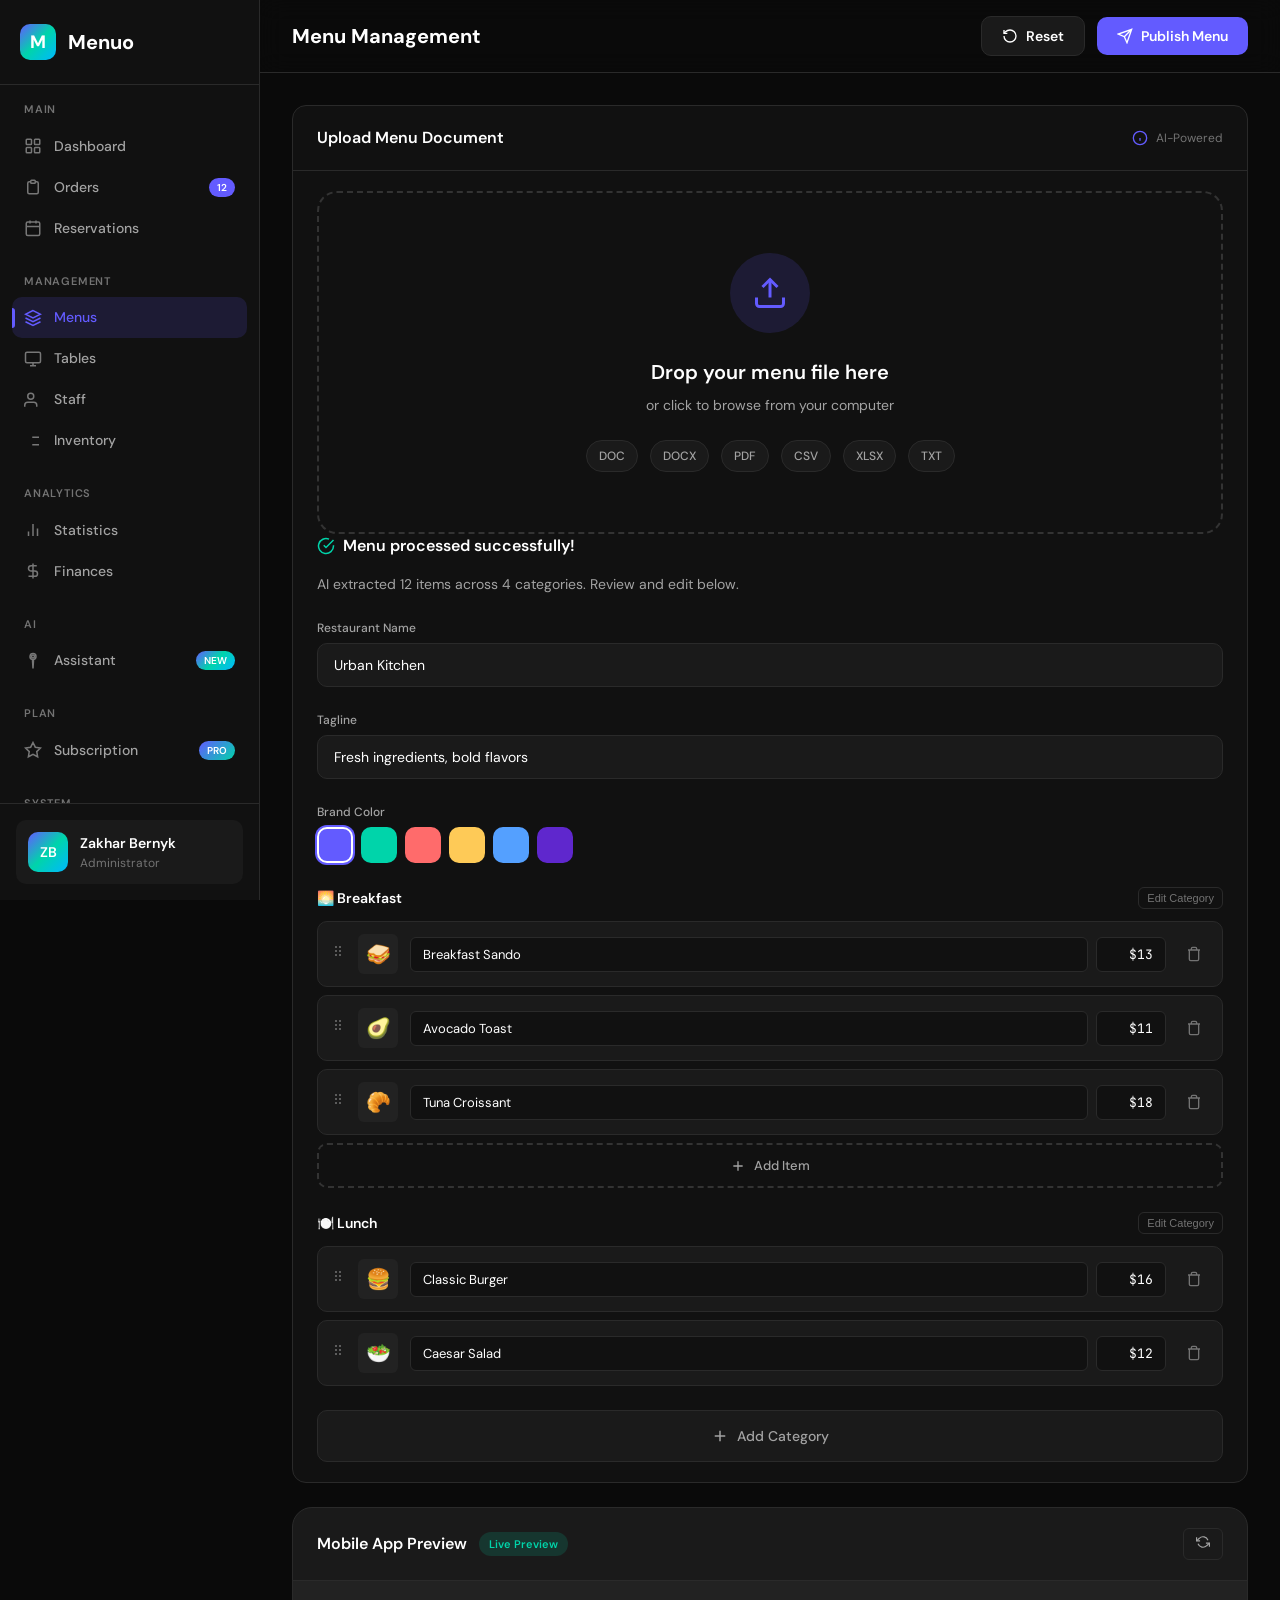
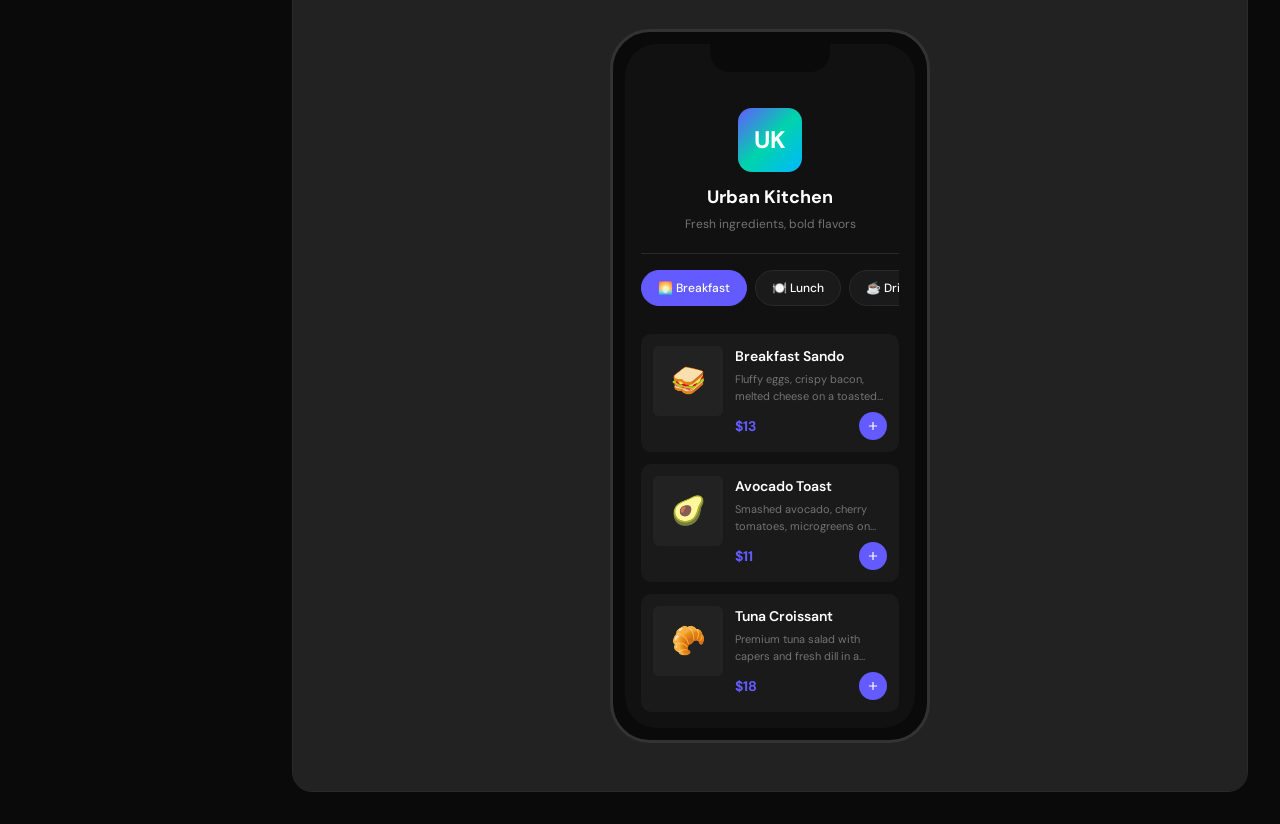
<file: menus.html>
<!DOCTYPE html>
<html lang="en">
<head>
    <meta charset="UTF-8">
    <meta name="viewport" content="width=device-width, initial-scale=1.0">
    <title>Menus — Menuo</title>
    <link rel="preconnect" href="https://fonts.googleapis.com">
    <link rel="preconnect" href="https://fonts.gstatic.com" crossorigin>
    <link href="https://fonts.googleapis.com/css2?family=DM+Sans:opsz,wght@9..40,400;9..40,500;9..40,600;9..40,700&family=JetBrains+Mono:wght@400;500&display=swap" rel="stylesheet">
    <link rel="stylesheet" href="styles.css">
</head>
<body>
    <div class="app-container">
        <aside class="sidebar">
            <div class="sidebar-header">
                <a href="index.html" class="logo">
                    <div class="logo-icon">M</div>
                    <span class="logo-text">Menuo</span>
                </a>
            </div>
            <nav class="sidebar-nav">
                <div class="nav-section">
                    <div class="nav-section-title">Main</div>
                    <a href="index.html" class="nav-item"><svg viewBox="0 0 24 24" fill="none" stroke="currentColor" stroke-width="2"><rect x="3" y="3" width="7" height="7" rx="1"/><rect x="14" y="3" width="7" height="7" rx="1"/><rect x="3" y="14" width="7" height="7" rx="1"/><rect x="14" y="14" width="7" height="7" rx="1"/></svg>Dashboard</a>
                    <a href="orders.html" class="nav-item"><svg viewBox="0 0 24 24" fill="none" stroke="currentColor" stroke-width="2"><path d="M9 5H7a2 2 0 00-2 2v12a2 2 0 002 2h10a2 2 0 002-2V7a2 2 0 00-2-2h-2"/><rect x="9" y="3" width="6" height="4" rx="1"/></svg>Orders<span class="nav-badge">12</span></a>
                    <a href="reservations.html" class="nav-item"><svg viewBox="0 0 24 24" fill="none" stroke="currentColor" stroke-width="2"><rect x="3" y="4" width="18" height="18" rx="2"/><path d="M16 2v4M8 2v4M3 10h18"/></svg>Reservations</a>
                </div>
                <div class="nav-section">
                    <div class="nav-section-title">Management</div>
                    <a href="menus.html" class="nav-item active"><svg viewBox="0 0 24 24" fill="none" stroke="currentColor" stroke-width="2"><path d="M12 2L2 7l10 5 10-5-10-5z"/><path d="M2 17l10 5 10-5M2 12l10 5 10-5"/></svg>Menus</a>
                    <a href="tables.html" class="nav-item"><svg viewBox="0 0 24 24" fill="none" stroke="currentColor" stroke-width="2"><rect x="2" y="3" width="20" height="14" rx="2"/><path d="M8 21h8m-4-4v4"/></svg>Tables</a>
                    <a href="staff.html" class="nav-item"><svg viewBox="0 0 24 24" fill="none" stroke="currentColor" stroke-width="2"><path d="M17 21v-2a4 4 0 00-4-4H5a4 4 0 00-4 4v2"/><circle cx="9" cy="7" r="4"/></svg>Staff</a>
                    <a href="inventory.html" class="nav-item"><svg viewBox="0 0 24 24" fill="none" stroke="currentColor" stroke-width="2"><path d="M20 7h-9m9 10h-9M4 7h.01M4 17h.01"/></svg>Inventory</a>
                </div>
                <div class="nav-section">
                    <div class="nav-section-title">Analytics</div>
                    <a href="statistics.html" class="nav-item"><svg viewBox="0 0 24 24" fill="none" stroke="currentColor" stroke-width="2"><path d="M18 20V10M12 20V4M6 20v-6"/></svg>Statistics</a>
                    <a href="finances.html" class="nav-item"><svg viewBox="0 0 24 24" fill="none" stroke="currentColor" stroke-width="2"><path d="M12 2v20M17 5H9.5a3.5 3.5 0 000 7h5a3.5 3.5 0 010 7H6"/></svg>Finances</a>
                </div>
                <div class="nav-section">
                    <div class="nav-section-title">AI</div>
                    <a href="ai.html" class="nav-item"><svg viewBox="0 0 24 24" fill="none" stroke="currentColor" stroke-width="2"><path d="M12 2a4 4 0 014 4c0 1.95-1.4 3.58-3.25 3.93L12 22l-.75-12.07A4.001 4.001 0 0112 2z"/><circle cx="12" cy="6" r="2"/></svg>Assistant<span class="nav-badge" style="background:var(--gradient-stripe);color:white">NEW</span></a>
                </div>
                <div class="nav-section">
                    <div class="nav-section-title">Plan</div>
                    <a href="plan.html" class="nav-item"><svg viewBox="0 0 24 24" fill="none" stroke="currentColor" stroke-width="2"><path d="M12 2l3.09 6.26L22 9.27l-5 4.87 1.18 6.88L12 17.77l-6.18 3.25L7 14.14 2 9.27l6.91-1.01L12 2z"/></svg>Subscription<span class="nav-badge" style="background:linear-gradient(135deg,#635bff,#00d4aa);color:white">PRO</span></a>
                </div>
                <div class="nav-section">
                    <div class="nav-section-title">System</div>
                    <a href="settings.html" class="nav-item"><svg viewBox="0 0 24 24" fill="none" stroke="currentColor" stroke-width="2"><circle cx="12" cy="12" r="3"/><path d="M19.4 15a1.65 1.65 0 00.33 1.82l.06.06a2 2 0 010 2.83 2 2 0 01-2.83 0l-.06-.06a1.65 1.65 0 00-1.82-.33 1.65 1.65 0 00-1 1.51V21a2 2 0 01-2 2 2 2 0 01-2-2v-.09A1.65 1.65 0 009 19.4a1.65 1.65 0 00-1.82.33l-.06.06a2 2 0 01-2.83 0 2 2 0 010-2.83l.06-.06a1.65 1.65 0 00.33-1.82 1.65 1.65 0 00-1.51-1H3a2 2 0 01-2-2 2 2 0 012-2h.09A1.65 1.65 0 004.6 9a1.65 1.65 0 00-.33-1.82l-.06-.06a2 2 0 010-2.83 2 2 0 012.83 0l.06.06a1.65 1.65 0 001.82.33H9a1.65 1.65 0 001-1.51V3a2 2 0 012-2 2 2 0 012 2v.09a1.65 1.65 0 001 1.51 1.65 1.65 0 001.82-.33l.06-.06a2 2 0 012.83 0 2 2 0 010 2.83l-.06.06a1.65 1.65 0 00-.33 1.82V9a1.65 1.65 0 001.51 1H21a2 2 0 012 2 2 2 0 01-2 2h-.09a1.65 1.65 0 00-1.51 1z"/></svg>Settings</a>
                </div>
            </nav>
            <div class="sidebar-footer">
                <div class="user-card">
                    <div class="user-avatar">ZB</div>
                    <div class="user-info">
                        <div class="user-name">Zakhar Bernyk</div>
                        <div class="user-role">Administrator</div>
                    </div>
                </div>
            </div>
        </aside>

        <main class="main-content">
            <header class="header">
                <div class="header-left">
                    <h1 class="page-title">Menu Management</h1>
                </div>
                <div class="header-right">
                    <button class="btn-secondary" onclick="resetUpload()">
                        <svg viewBox="0 0 24 24" fill="none" stroke="currentColor" stroke-width="2"><path d="M3 12a9 9 0 109-9 9.75 9.75 0 00-6.74 2.74L3 8"/><path d="M3 3v5h5"/></svg>
                        Reset
                    </button>
                    <button class="btn-primary" onclick="publishMenu()">
                        <svg viewBox="0 0 24 24" fill="none" stroke="currentColor" stroke-width="2"><path d="M22 2L11 13M22 2l-7 20-4-9-9-4 20-7z"/></svg>
                        Publish Menu
                    </button>
                </div>
            </header>

            <div class="dashboard">
                <div class="menus-layout">
                    <!-- Upload Section -->
                    <div class="card">
                        <div class="card-header">
                            <h2 class="card-title">Upload Menu Document</h2>
                            <div style="display: flex; align-items: center; gap: 8px;">
                                <svg viewBox="0 0 24 24" fill="none" stroke="currentColor" stroke-width="2" style="width: 16px; height: 16px; color: var(--accent-primary);"><circle cx="12" cy="12" r="10"/><path d="M12 16v-4M12 8h.01"/></svg>
                                <span style="font-size: 12px; color: var(--text-tertiary);">AI-Powered</span>
                            </div>
                        </div>
                        <div class="card-body">
                            <!-- Upload Zone -->
                            <div class="upload-zone" id="uploadZone" onclick="document.getElementById('fileInput').click()">
                                <input type="file" id="fileInput" class="upload-input" accept=".doc,.docx,.pdf,.csv,.xlsx,.xls,.txt" onchange="handleFileUpload(this)">
                                <div class="upload-icon">
                                    <svg viewBox="0 0 24 24" fill="none" stroke="currentColor" stroke-width="2">
                                        <path d="M21 15v4a2 2 0 01-2 2H5a2 2 0 01-2-2v-4"/>
                                        <polyline points="17 8 12 3 7 8"/>
                                        <line x1="12" y1="3" x2="12" y2="15"/>
                                    </svg>
                                </div>
                                <h3 class="upload-title">Drop your menu file here</h3>
                                <p class="upload-subtitle">or click to browse from your computer</p>
                                <div class="upload-formats">
                                    <span class="format-badge">DOC</span>
                                    <span class="format-badge">DOCX</span>
                                    <span class="format-badge">PDF</span>
                                    <span class="format-badge">CSV</span>
                                    <span class="format-badge">XLSX</span>
                                    <span class="format-badge">TXT</span>
                                </div>
                                <div class="upload-progress">
                                    <div class="progress-bar">
                                        <div class="progress-fill" id="progressFill"></div>
                                    </div>
                                    <p class="progress-text" id="progressText">Uploading...</p>
                                </div>
                            </div>

                            <!-- AI Processing State -->
                            <div class="ai-processing" id="aiProcessing">
                                <div class="ai-spinner"></div>
                                <h3 class="ai-title">AI is processing your menu</h3>
                                <p class="ai-subtitle">This usually takes 10-30 seconds</p>
                                <div class="ai-steps">
                                    <div class="ai-step completed" id="step1">
                                        <div class="ai-step-icon">
                                            <svg viewBox="0 0 24 24" fill="none" stroke="currentColor" stroke-width="2"><polyline points="20 6 9 17 4 12"/></svg>
                                        </div>
                                        <span>Document uploaded</span>
                                    </div>
                                    <div class="ai-step active" id="step2">
                                        <div class="ai-step-icon">
                                            <svg viewBox="0 0 24 24" fill="none" stroke="currentColor" stroke-width="2"><circle cx="12" cy="12" r="10"/></svg>
                                        </div>
                                        <span>Extracting menu items...</span>
                                    </div>
                                    <div class="ai-step" id="step3">
                                        <div class="ai-step-icon">
                                            <svg viewBox="0 0 24 24" fill="none" stroke="currentColor" stroke-width="2"><circle cx="12" cy="12" r="10"/></svg>
                                        </div>
                                        <span>Categorizing dishes</span>
                                    </div>
                                    <div class="ai-step" id="step4">
                                        <div class="ai-step-icon">
                                            <svg viewBox="0 0 24 24" fill="none" stroke="currentColor" stroke-width="2"><circle cx="12" cy="12" r="10"/></svg>
                                        </div>
                                        <span>Generating descriptions</span>
                                    </div>
                                    <div class="ai-step" id="step5">
                                        <div class="ai-step-icon">
                                            <svg viewBox="0 0 24 24" fill="none" stroke="currentColor" stroke-width="2"><circle cx="12" cy="12" r="10"/></svg>
                                        </div>
                                        <span>Formatting for mobile app</span>
                                    </div>
                                </div>
                            </div>

                            <!-- Menu Editor (shown after processing) -->
                            <div class="menu-editor" id="menuEditor">
                                <div style="margin-bottom: 24px;">
                                    <h3 style="font-size: 16px; font-weight: 600; margin-bottom: 16px; display: flex; align-items: center; gap: 8px;">
                                        <svg viewBox="0 0 24 24" fill="none" stroke="currentColor" stroke-width="2" style="width: 18px; height: 18px; color: var(--accent-success);"><path d="M22 11.08V12a10 10 0 11-5.93-9.14"/><polyline points="22 4 12 14.01 9 11.01"/></svg>
                                        Menu processed successfully!
                                    </h3>
                                    <p style="color: var(--text-secondary); font-size: 14px;">AI extracted 12 items across 4 categories. Review and edit below.</p>
                                </div>

                                <div style="margin-bottom: 24px;">
                                    <label style="display: block; font-size: 12px; font-weight: 500; color: var(--text-secondary); margin-bottom: 6px;">Restaurant Name</label>
                                    <input type="text" value="Urban Kitchen" style="width: 100%; padding: 12px 16px; background: var(--bg-tertiary); border: 1px solid var(--border-primary); border-radius: var(--radius-md); color: var(--text-primary); font-size: 14px; font-family: inherit;">
                                </div>

                                <div style="margin-bottom: 24px;">
                                    <label style="display: block; font-size: 12px; font-weight: 500; color: var(--text-secondary); margin-bottom: 6px;">Tagline</label>
                                    <input type="text" value="Fresh ingredients, bold flavors" style="width: 100%; padding: 12px 16px; background: var(--bg-tertiary); border: 1px solid var(--border-primary); border-radius: var(--radius-md); color: var(--text-primary); font-size: 14px; font-family: inherit;">
                                </div>

                                <div style="margin-bottom: 24px;">
                                    <label style="display: block; font-size: 12px; font-weight: 500; color: var(--text-secondary); margin-bottom: 6px;">Brand Color</label>
                                    <div style="display: flex; gap: 8px;">
                                        <div style="width: 36px; height: 36px; border-radius: var(--radius-md); background: #635bff; border: 2px solid white; box-shadow: 0 0 0 2px var(--accent-primary); cursor: pointer;"></div>
                                        <div style="width: 36px; height: 36px; border-radius: var(--radius-md); background: #00d4aa; cursor: pointer;"></div>
                                        <div style="width: 36px; height: 36px; border-radius: var(--radius-md); background: #ff6b6b; cursor: pointer;"></div>
                                        <div style="width: 36px; height: 36px; border-radius: var(--radius-md); background: #feca57; cursor: pointer;"></div>
                                        <div style="width: 36px; height: 36px; border-radius: var(--radius-md); background: #54a0ff; cursor: pointer;"></div>
                                        <div style="width: 36px; height: 36px; border-radius: var(--radius-md); background: #5f27cd; cursor: pointer;"></div>
                                    </div>
                                </div>

                                <!-- Category: Breakfast -->
                                <div style="margin-bottom: 24px;">
                                    <div style="display: flex; align-items: center; justify-content: space-between; margin-bottom: 12px;">
                                        <h4 style="font-size: 14px; font-weight: 600;">🌅 Breakfast</h4>
                                        <button style="padding: 4px 8px; background: none; border: 1px solid var(--border-primary); border-radius: var(--radius-sm); color: var(--text-tertiary); font-size: 11px; cursor: pointer;">Edit Category</button>
                                    </div>
                                    
                                    <div style="display: flex; flex-direction: column; gap: 8px;">
                                        <div style="display: flex; align-items: center; gap: 12px; padding: 12px; background: var(--bg-tertiary); border: 1px solid var(--border-primary); border-radius: var(--radius-md);">
                                            <div style="color: var(--text-tertiary); cursor: grab;">
                                                <svg viewBox="0 0 24 24" fill="currentColor" style="width: 16px; height: 16px;"><circle cx="9" cy="6" r="1.5"/><circle cx="15" cy="6" r="1.5"/><circle cx="9" cy="12" r="1.5"/><circle cx="15" cy="12" r="1.5"/><circle cx="9" cy="18" r="1.5"/><circle cx="15" cy="18" r="1.5"/></svg>
                                            </div>
                                            <div style="width: 40px; height: 40px; background: var(--bg-elevated); border-radius: var(--radius-sm); display: flex; align-items: center; justify-content: center; font-size: 20px; cursor: pointer;">🥪</div>
                                            <div style="flex: 1; display: grid; grid-template-columns: 1fr auto; gap: 8px;">
                                                <input type="text" value="Breakfast Sando" style="padding: 8px 12px; background: var(--bg-secondary); border: 1px solid var(--border-primary); border-radius: var(--radius-sm); color: var(--text-primary); font-size: 13px; font-family: inherit;">
                                                <input type="text" value="$13" style="width: 70px; padding: 8px 12px; background: var(--bg-secondary); border: 1px solid var(--border-primary); border-radius: var(--radius-sm); color: var(--text-primary); font-size: 13px; font-family: var(--font-mono); text-align: right;">
                                            </div>
                                            <button style="width: 32px; height: 32px; background: none; border: none; border-radius: var(--radius-sm); color: var(--text-tertiary); cursor: pointer; display: flex; align-items: center; justify-content: center;">
                                                <svg viewBox="0 0 24 24" fill="none" stroke="currentColor" stroke-width="2" style="width: 16px; height: 16px;"><path d="M3 6h18M19 6v14a2 2 0 01-2 2H7a2 2 0 01-2-2V6m3 0V4a2 2 0 012-2h4a2 2 0 012 2v2"/></svg>
                                            </button>
                                        </div>

                                        <div style="display: flex; align-items: center; gap: 12px; padding: 12px; background: var(--bg-tertiary); border: 1px solid var(--border-primary); border-radius: var(--radius-md);">
                                            <div style="color: var(--text-tertiary); cursor: grab;">
                                                <svg viewBox="0 0 24 24" fill="currentColor" style="width: 16px; height: 16px;"><circle cx="9" cy="6" r="1.5"/><circle cx="15" cy="6" r="1.5"/><circle cx="9" cy="12" r="1.5"/><circle cx="15" cy="12" r="1.5"/><circle cx="9" cy="18" r="1.5"/><circle cx="15" cy="18" r="1.5"/></svg>
                                            </div>
                                            <div style="width: 40px; height: 40px; background: var(--bg-elevated); border-radius: var(--radius-sm); display: flex; align-items: center; justify-content: center; font-size: 20px; cursor: pointer;">🥑</div>
                                            <div style="flex: 1; display: grid; grid-template-columns: 1fr auto; gap: 8px;">
                                                <input type="text" value="Avocado Toast" style="padding: 8px 12px; background: var(--bg-secondary); border: 1px solid var(--border-primary); border-radius: var(--radius-sm); color: var(--text-primary); font-size: 13px; font-family: inherit;">
                                                <input type="text" value="$11" style="width: 70px; padding: 8px 12px; background: var(--bg-secondary); border: 1px solid var(--border-primary); border-radius: var(--radius-sm); color: var(--text-primary); font-size: 13px; font-family: var(--font-mono); text-align: right;">
                                            </div>
                                            <button style="width: 32px; height: 32px; background: none; border: none; border-radius: var(--radius-sm); color: var(--text-tertiary); cursor: pointer; display: flex; align-items: center; justify-content: center;">
                                                <svg viewBox="0 0 24 24" fill="none" stroke="currentColor" stroke-width="2" style="width: 16px; height: 16px;"><path d="M3 6h18M19 6v14a2 2 0 01-2 2H7a2 2 0 01-2-2V6m3 0V4a2 2 0 012-2h4a2 2 0 012 2v2"/></svg>
                                            </button>
                                        </div>

                                        <div style="display: flex; align-items: center; gap: 12px; padding: 12px; background: var(--bg-tertiary); border: 1px solid var(--border-primary); border-radius: var(--radius-md);">
                                            <div style="color: var(--text-tertiary); cursor: grab;">
                                                <svg viewBox="0 0 24 24" fill="currentColor" style="width: 16px; height: 16px;"><circle cx="9" cy="6" r="1.5"/><circle cx="15" cy="6" r="1.5"/><circle cx="9" cy="12" r="1.5"/><circle cx="15" cy="12" r="1.5"/><circle cx="9" cy="18" r="1.5"/><circle cx="15" cy="18" r="1.5"/></svg>
                                            </div>
                                            <div style="width: 40px; height: 40px; background: var(--bg-elevated); border-radius: var(--radius-sm); display: flex; align-items: center; justify-content: center; font-size: 20px; cursor: pointer;">🥐</div>
                                            <div style="flex: 1; display: grid; grid-template-columns: 1fr auto; gap: 8px;">
                                                <input type="text" value="Tuna Croissant" style="padding: 8px 12px; background: var(--bg-secondary); border: 1px solid var(--border-primary); border-radius: var(--radius-sm); color: var(--text-primary); font-size: 13px; font-family: inherit;">
                                                <input type="text" value="$18" style="width: 70px; padding: 8px 12px; background: var(--bg-secondary); border: 1px solid var(--border-primary); border-radius: var(--radius-sm); color: var(--text-primary); font-size: 13px; font-family: var(--font-mono); text-align: right;">
                                            </div>
                                            <button style="width: 32px; height: 32px; background: none; border: none; border-radius: var(--radius-sm); color: var(--text-tertiary); cursor: pointer; display: flex; align-items: center; justify-content: center;">
                                                <svg viewBox="0 0 24 24" fill="none" stroke="currentColor" stroke-width="2" style="width: 16px; height: 16px;"><path d="M3 6h18M19 6v14a2 2 0 01-2 2H7a2 2 0 01-2-2V6m3 0V4a2 2 0 012-2h4a2 2 0 012 2v2"/></svg>
                                            </button>
                                        </div>
                                    </div>

                                    <button style="width: 100%; padding: 12px; margin-top: 8px; background: none; border: 2px dashed var(--border-secondary); border-radius: var(--radius-md); color: var(--text-secondary); font-size: 13px; font-weight: 500; font-family: inherit; cursor: pointer; display: flex; align-items: center; justify-content: center; gap: 8px; transition: all 0.15s ease;" onmouseover="this.style.borderColor='var(--accent-primary)'; this.style.color='var(--accent-primary)'" onmouseout="this.style.borderColor='var(--border-secondary)'; this.style.color='var(--text-secondary)'">
                                        <svg viewBox="0 0 24 24" fill="none" stroke="currentColor" stroke-width="2" style="width: 16px; height: 16px;"><path d="M12 5v14M5 12h14"/></svg>
                                        Add Item
                                    </button>
                                </div>

                                <!-- Category: Lunch -->
                                <div style="margin-bottom: 24px;">
                                    <div style="display: flex; align-items: center; justify-content: space-between; margin-bottom: 12px;">
                                        <h4 style="font-size: 14px; font-weight: 600;">🍽️ Lunch</h4>
                                        <button style="padding: 4px 8px; background: none; border: 1px solid var(--border-primary); border-radius: var(--radius-sm); color: var(--text-tertiary); font-size: 11px; cursor: pointer;">Edit Category</button>
                                    </div>
                                    
                                    <div style="display: flex; flex-direction: column; gap: 8px;">
                                        <div style="display: flex; align-items: center; gap: 12px; padding: 12px; background: var(--bg-tertiary); border: 1px solid var(--border-primary); border-radius: var(--radius-md);">
                                            <div style="color: var(--text-tertiary); cursor: grab;">
                                                <svg viewBox="0 0 24 24" fill="currentColor" style="width: 16px; height: 16px;"><circle cx="9" cy="6" r="1.5"/><circle cx="15" cy="6" r="1.5"/><circle cx="9" cy="12" r="1.5"/><circle cx="15" cy="12" r="1.5"/><circle cx="9" cy="18" r="1.5"/><circle cx="15" cy="18" r="1.5"/></svg>
                                            </div>
                                            <div style="width: 40px; height: 40px; background: var(--bg-elevated); border-radius: var(--radius-sm); display: flex; align-items: center; justify-content: center; font-size: 20px; cursor: pointer;">🍔</div>
                                            <div style="flex: 1; display: grid; grid-template-columns: 1fr auto; gap: 8px;">
                                                <input type="text" value="Classic Burger" style="padding: 8px 12px; background: var(--bg-secondary); border: 1px solid var(--border-primary); border-radius: var(--radius-sm); color: var(--text-primary); font-size: 13px; font-family: inherit;">
                                                <input type="text" value="$16" style="width: 70px; padding: 8px 12px; background: var(--bg-secondary); border: 1px solid var(--border-primary); border-radius: var(--radius-sm); color: var(--text-primary); font-size: 13px; font-family: var(--font-mono); text-align: right;">
                                            </div>
                                            <button style="width: 32px; height: 32px; background: none; border: none; border-radius: var(--radius-sm); color: var(--text-tertiary); cursor: pointer; display: flex; align-items: center; justify-content: center;">
                                                <svg viewBox="0 0 24 24" fill="none" stroke="currentColor" stroke-width="2" style="width: 16px; height: 16px;"><path d="M3 6h18M19 6v14a2 2 0 01-2 2H7a2 2 0 01-2-2V6m3 0V4a2 2 0 012-2h4a2 2 0 012 2v2"/></svg>
                                            </button>
                                        </div>

                                        <div style="display: flex; align-items: center; gap: 12px; padding: 12px; background: var(--bg-tertiary); border: 1px solid var(--border-primary); border-radius: var(--radius-md);">
                                            <div style="color: var(--text-tertiary); cursor: grab;">
                                                <svg viewBox="0 0 24 24" fill="currentColor" style="width: 16px; height: 16px;"><circle cx="9" cy="6" r="1.5"/><circle cx="15" cy="6" r="1.5"/><circle cx="9" cy="12" r="1.5"/><circle cx="15" cy="12" r="1.5"/><circle cx="9" cy="18" r="1.5"/><circle cx="15" cy="18" r="1.5"/></svg>
                                            </div>
                                            <div style="width: 40px; height: 40px; background: var(--bg-elevated); border-radius: var(--radius-sm); display: flex; align-items: center; justify-content: center; font-size: 20px; cursor: pointer;">🥗</div>
                                            <div style="flex: 1; display: grid; grid-template-columns: 1fr auto; gap: 8px;">
                                                <input type="text" value="Caesar Salad" style="padding: 8px 12px; background: var(--bg-secondary); border: 1px solid var(--border-primary); border-radius: var(--radius-sm); color: var(--text-primary); font-size: 13px; font-family: inherit;">
                                                <input type="text" value="$12" style="width: 70px; padding: 8px 12px; background: var(--bg-secondary); border: 1px solid var(--border-primary); border-radius: var(--radius-sm); color: var(--text-primary); font-size: 13px; font-family: var(--font-mono); text-align: right;">
                                            </div>
                                            <button style="width: 32px; height: 32px; background: none; border: none; border-radius: var(--radius-sm); color: var(--text-tertiary); cursor: pointer; display: flex; align-items: center; justify-content: center;">
                                                <svg viewBox="0 0 24 24" fill="none" stroke="currentColor" stroke-width="2" style="width: 16px; height: 16px;"><path d="M3 6h18M19 6v14a2 2 0 01-2 2H7a2 2 0 01-2-2V6m3 0V4a2 2 0 012-2h4a2 2 0 012 2v2"/></svg>
                                            </button>
                                        </div>
                                    </div>
                                </div>

                                <!-- Add Category Button -->
                                <button style="width: 100%; padding: 16px; background: var(--bg-tertiary); border: 1px solid var(--border-primary); border-radius: var(--radius-md); color: var(--text-secondary); font-size: 14px; font-weight: 500; font-family: inherit; cursor: pointer; display: flex; align-items: center; justify-content: center; gap: 8px; transition: all 0.15s ease;" onmouseover="this.style.background='var(--bg-hover)'" onmouseout="this.style.background='var(--bg-tertiary)'">
                                    <svg viewBox="0 0 24 24" fill="none" stroke="currentColor" stroke-width="2" style="width: 18px; height: 18px;"><path d="M12 5v14M5 12h14"/></svg>
                                    Add Category
                                </button>
                            </div>
                        </div>
                    </div>

                    <!-- Mobile Preview -->
                    <div class="card menu-preview">
                        <div class="preview-header">
                            <div class="preview-title">
                                <h3>Mobile App Preview</h3>
                                <span class="preview-badge">Live Preview</span>
                            </div>
                            <div class="preview-actions">
                                <button class="card-btn">
                                    <svg viewBox="0 0 24 24" fill="none" stroke="currentColor" stroke-width="2" style="width: 14px; height: 14px;"><path d="M1 4v6h6M23 20v-6h-6"/><path d="M20.49 9A9 9 0 005.64 5.64L1 10m22 4l-4.64 4.36A9 9 0 013.51 15"/></svg>
                                </button>
                            </div>
                        </div>
                        <div style="padding: 24px; background: var(--bg-elevated);">
                            <div class="phone-mockup">
                                <div class="phone-screen">
                                    <div class="phone-notch"></div>
                                    <div class="phone-content">
                                        <div class="restaurant-header">
                                            <div class="restaurant-logo">UK</div>
                                            <div class="restaurant-name">Urban Kitchen</div>
                                            <div class="restaurant-tagline">Fresh ingredients, bold flavors</div>
                                        </div>

                                        <div class="menu-categories">
                                            <div class="menu-category active">🌅 Breakfast</div>
                                            <div class="menu-category">🍽️ Lunch</div>
                                            <div class="menu-category">☕ Drinks</div>
                                            <div class="menu-category">🍰 Desserts</div>
                                        </div>

                                        <div class="menu-items">
                                            <div class="menu-item-card">
                                                <div class="menu-item-image">🥪</div>
                                                <div class="menu-item-content">
                                                    <div class="menu-item-title">Breakfast Sando</div>
                                                    <div class="menu-item-desc">Fluffy eggs, crispy bacon, melted cheese on a toasted brioche bun</div>
                                                    <div class="menu-item-footer">
                                                        <span class="menu-item-price">$13</span>
                                                        <button class="menu-item-add">
                                                            <svg viewBox="0 0 24 24" fill="none" stroke="currentColor" stroke-width="2"><path d="M12 5v14M5 12h14"/></svg>
                                                        </button>
                                                    </div>
                                                </div>
                                            </div>

                                            <div class="menu-item-card">
                                                <div class="menu-item-image">🥑</div>
                                                <div class="menu-item-content">
                                                    <div class="menu-item-title">Avocado Toast</div>
                                                    <div class="menu-item-desc">Smashed avocado, cherry tomatoes, microgreens on sourdough</div>
                                                    <div class="menu-item-footer">
                                                        <span class="menu-item-price">$11</span>
                                                        <button class="menu-item-add">
                                                            <svg viewBox="0 0 24 24" fill="none" stroke="currentColor" stroke-width="2"><path d="M12 5v14M5 12h14"/></svg>
                                                        </button>
                                                    </div>
                                                </div>
                                            </div>

                                            <div class="menu-item-card">
                                                <div class="menu-item-image">🥐</div>
                                                <div class="menu-item-content">
                                                    <div class="menu-item-title">Tuna Croissant</div>
                                                    <div class="menu-item-desc">Premium tuna salad with capers and fresh dill in a buttery croissant</div>
                                                    <div class="menu-item-footer">
                                                        <span class="menu-item-price">$18</span>
                                                        <button class="menu-item-add">
                                                            <svg viewBox="0 0 24 24" fill="none" stroke="currentColor" stroke-width="2"><path d="M12 5v14M5 12h14"/></svg>
                                                        </button>
                                                    </div>
                                                </div>
                                            </div>
                                        </div>
                                    </div>
                                </div>
                            </div>
                        </div>
                    </div>
                </div>
            </div>
        </main>
    </div>

    <script>
        const uploadZone = document.getElementById('uploadZone');
        const aiProcessing = document.getElementById('aiProcessing');
        const menuEditor = document.getElementById('menuEditor');
        const progressFill = document.getElementById('progressFill');
        const progressText = document.getElementById('progressText');

        // Drag and drop
        uploadZone.addEventListener('dragover', (e) => {
            e.preventDefault();
            uploadZone.classList.add('drag-over');
        });

        uploadZone.addEventListener('dragleave', () => {
            uploadZone.classList.remove('drag-over');
        });

        uploadZone.addEventListener('drop', (e) => {
            e.preventDefault();
            uploadZone.classList.remove('drag-over');
            const files = e.dataTransfer.files;
            if (files.length) processFile(files[0]);
        });

        function handleFileUpload(input) {
            if (input.files.length) processFile(input.files[0]);
        }

        function processFile(file) {
            // Show upload progress
            uploadZone.classList.add('uploading');
            let progress = 0;
            const uploadInterval = setInterval(() => {
                progress += 10;
                progressFill.style.width = progress + '%';
                progressText.textContent = `Uploading... ${progress}%`;
                if (progress >= 100) {
                    clearInterval(uploadInterval);
                    setTimeout(() => {
                        uploadZone.style.display = 'none';
                        aiProcessing.classList.add('active');
                        simulateAIProcessing();
                    }, 500);
                }
            }, 100);
        }

        function simulateAIProcessing() {
            const steps = ['step1', 'step2', 'step3', 'step4', 'step5'];
            let currentStep = 1;

            const processInterval = setInterval(() => {
                if (currentStep < steps.length) {
                    document.getElementById(steps[currentStep - 1]).classList.remove('active');
                    document.getElementById(steps[currentStep - 1]).classList.add('completed');
                    document.getElementById(steps[currentStep]).classList.add('active');
                    currentStep++;
                } else {
                    clearInterval(processInterval);
                    document.getElementById(steps[currentStep - 1]).classList.remove('active');
                    document.getElementById(steps[currentStep - 1]).classList.add('completed');
                    setTimeout(() => {
                        aiProcessing.classList.remove('active');
                        menuEditor.classList.add('active');
                    }, 500);
                }
            }, 1500);
        }

        function resetUpload() {
            uploadZone.style.display = 'block';
            uploadZone.classList.remove('uploading');
            progressFill.style.width = '0%';
            aiProcessing.classList.remove('active');
            menuEditor.classList.remove('active');
            
            // Reset AI steps
            ['step1', 'step2', 'step3', 'step4', 'step5'].forEach((step, i) => {
                const el = document.getElementById(step);
                el.classList.remove('active', 'completed');
                if (i === 0) el.classList.add('completed');
                if (i === 1) el.classList.add('active');
            });
        }

        function publishMenu() {
            alert('Menu published successfully! Your customers can now see the updated menu in the mobile app.');
        }

        // Category tabs in preview
        document.querySelectorAll('.menu-category').forEach(cat => {
            cat.addEventListener('click', () => {
                document.querySelectorAll('.menu-category').forEach(c => c.classList.remove('active'));
                cat.classList.add('active');
            });
        });
    </script>
</body>
</html>
</file>
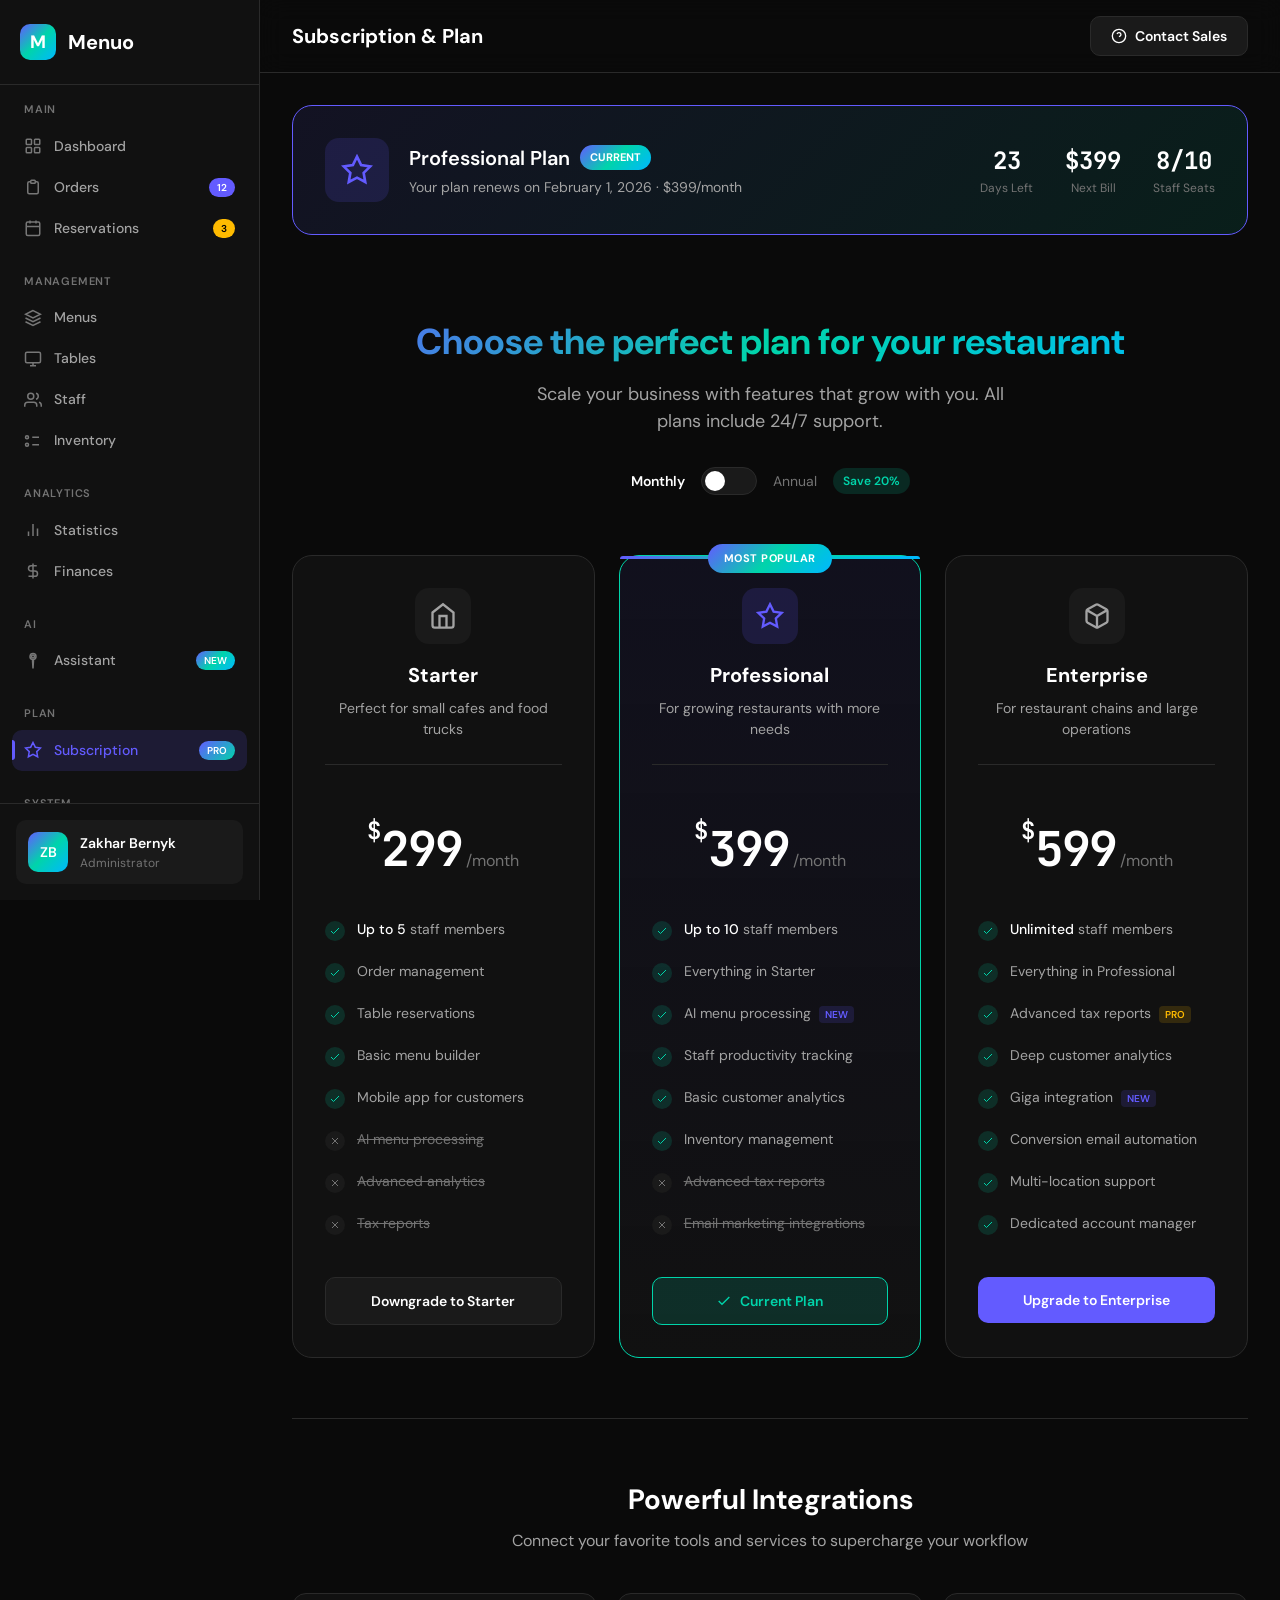
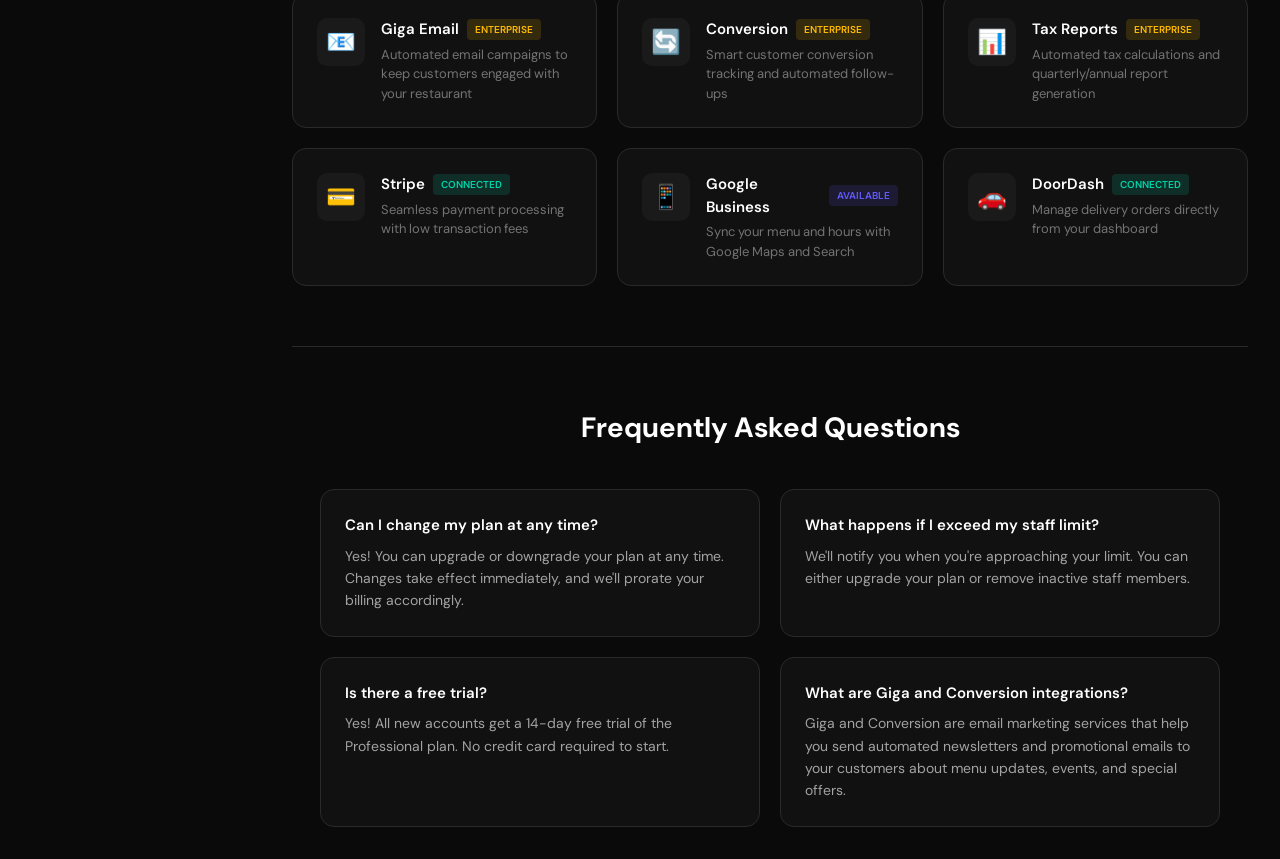
<file: plan.html>
<!DOCTYPE html>
<html lang="en">
<head>
    <meta charset="UTF-8">
    <meta name="viewport" content="width=device-width, initial-scale=1.0">
    <title>Subscription Plan — Menuo</title>
    <link rel="preconnect" href="https://fonts.googleapis.com">
    <link rel="preconnect" href="https://fonts.gstatic.com" crossorigin>
    <link href="https://fonts.googleapis.com/css2?family=DM+Sans:opsz,wght@9..40,400;9..40,500;9..40,600;9..40,700&family=JetBrains+Mono:wght@400;500&display=swap" rel="stylesheet">
    <link rel="stylesheet" href="styles.css">
    <style>
        .plan-hero {
            text-align: center;
            padding: 40px 0 60px;
        }
        
        .plan-hero h1 {
            font-size: 36px;
            font-weight: 700;
            margin-bottom: 12px;
            background: var(--gradient-stripe);
            -webkit-background-clip: text;
            -webkit-text-fill-color: transparent;
            background-clip: text;
        }
        
        .plan-hero p {
            font-size: 18px;
            color: var(--text-secondary);
            max-width: 500px;
            margin: 0 auto;
        }
        
        .billing-toggle {
            display: flex;
            align-items: center;
            justify-content: center;
            gap: 16px;
            margin-top: 32px;
        }
        
        .billing-option {
            font-size: 14px;
            color: var(--text-tertiary);
            transition: color var(--transition-fast);
        }
        
        .billing-option.active {
            color: var(--text-primary);
            font-weight: 600;
        }
        
        .billing-switch {
            width: 56px;
            height: 28px;
            background: var(--bg-tertiary);
            border: 1px solid var(--border-primary);
            border-radius: 14px;
            position: relative;
            cursor: pointer;
            transition: all var(--transition-fast);
        }
        
        .billing-switch.active {
            background: var(--accent-primary);
            border-color: var(--accent-primary);
        }
        
        .billing-switch::after {
            content: '';
            position: absolute;
            top: 3px;
            left: 3px;
            width: 20px;
            height: 20px;
            background: white;
            border-radius: 50%;
            transition: transform var(--transition-fast);
        }
        
        .billing-switch.active::after {
            transform: translateX(28px);
        }
        
        .save-badge {
            background: rgba(0, 212, 170, 0.15);
            color: var(--accent-success);
            font-size: 12px;
            font-weight: 600;
            padding: 4px 10px;
            border-radius: 20px;
        }
        
        .plans-grid {
            display: grid;
            grid-template-columns: repeat(3, 1fr);
            gap: 24px;
            max-width: 1200px;
            margin: 0 auto;
        }
        
        .plan-card {
            background: var(--bg-secondary);
            border: 1px solid var(--border-primary);
            border-radius: var(--radius-xl);
            padding: 32px;
            position: relative;
            transition: all var(--transition-base);
        }
        
        .plan-card:hover {
            border-color: var(--border-secondary);
            transform: translateY(-4px);
            box-shadow: var(--shadow-lg);
        }
        
        .plan-card.popular {
            border-color: var(--accent-primary);
            background: linear-gradient(180deg, rgba(99, 91, 255, 0.08) 0%, var(--bg-secondary) 100%);
        }
        
        .plan-card.popular::before {
            content: '';
            position: absolute;
            top: 0;
            left: 0;
            right: 0;
            height: 3px;
            background: var(--gradient-stripe);
            border-radius: var(--radius-xl) var(--radius-xl) 0 0;
        }
        
        .plan-card.current {
            border-color: var(--accent-success);
        }
        
        .popular-badge {
            position: absolute;
            top: -12px;
            left: 50%;
            transform: translateX(-50%);
            background: var(--gradient-stripe);
            color: white;
            font-size: 11px;
            font-weight: 700;
            text-transform: uppercase;
            letter-spacing: 0.5px;
            padding: 6px 16px;
            border-radius: 20px;
        }
        
        .plan-header {
            text-align: center;
            padding-bottom: 24px;
            border-bottom: 1px solid var(--border-primary);
            margin-bottom: 24px;
        }
        
        .plan-icon {
            width: 56px;
            height: 56px;
            margin: 0 auto 16px;
            background: var(--bg-tertiary);
            border-radius: var(--radius-lg);
            display: flex;
            align-items: center;
            justify-content: center;
        }
        
        .plan-card.popular .plan-icon {
            background: rgba(99, 91, 255, 0.15);
        }
        
        .plan-icon svg {
            width: 28px;
            height: 28px;
            color: var(--text-secondary);
        }
        
        .plan-card.popular .plan-icon svg {
            color: var(--accent-primary);
        }
        
        .plan-name {
            font-size: 20px;
            font-weight: 700;
            margin-bottom: 8px;
        }
        
        .plan-desc {
            font-size: 14px;
            color: var(--text-secondary);
        }
        
        .plan-price {
            text-align: center;
            padding: 24px 0;
        }
        
        .price-amount {
            font-size: 48px;
            font-weight: 700;
            font-family: var(--font-mono);
            letter-spacing: -2px;
        }
        
        .price-currency {
            font-size: 24px;
            font-weight: 600;
            vertical-align: top;
            margin-right: 2px;
        }
        
        .price-period {
            font-size: 16px;
            color: var(--text-tertiary);
            font-weight: 400;
        }
        
        .plan-features {
            margin-bottom: 32px;
        }
        
        .feature-item {
            display: flex;
            align-items: flex-start;
            gap: 12px;
            padding: 10px 0;
        }
        
        .feature-icon {
            width: 20px;
            height: 20px;
            border-radius: 50%;
            background: rgba(0, 212, 170, 0.15);
            color: var(--accent-success);
            display: flex;
            align-items: center;
            justify-content: center;
            flex-shrink: 0;
            margin-top: 2px;
        }
        
        .feature-icon svg {
            width: 12px;
            height: 12px;
        }
        
        .feature-icon.disabled {
            background: var(--bg-tertiary);
            color: var(--text-tertiary);
        }
        
        .feature-text {
            font-size: 14px;
            color: var(--text-secondary);
        }
        
        .feature-text.disabled {
            color: var(--text-tertiary);
            text-decoration: line-through;
        }
        
        .feature-highlight {
            color: var(--text-primary);
            font-weight: 500;
        }
        
        .feature-badge {
            font-size: 10px;
            font-weight: 600;
            text-transform: uppercase;
            padding: 2px 6px;
            border-radius: 4px;
            margin-left: 8px;
        }
        
        .feature-badge.new {
            background: rgba(99, 91, 255, 0.15);
            color: var(--accent-primary);
        }
        
        .feature-badge.pro {
            background: rgba(255, 187, 0, 0.15);
            color: var(--accent-warning);
        }
        
        .plan-cta {
            width: 100%;
            padding: 14px 24px;
            border-radius: var(--radius-md);
            font-size: 14px;
            font-weight: 600;
            font-family: inherit;
            cursor: pointer;
            transition: all var(--transition-fast);
            display: flex;
            align-items: center;
            justify-content: center;
            gap: 8px;
        }
        
        .plan-cta.primary {
            background: var(--accent-primary);
            border: none;
            color: white;
        }
        
        .plan-cta.primary:hover {
            background: var(--accent-primary-hover);
            transform: translateY(-1px);
            box-shadow: 0 4px 12px rgba(99, 91, 255, 0.4);
        }
        
        .plan-cta.secondary {
            background: var(--bg-tertiary);
            border: 1px solid var(--border-primary);
            color: var(--text-primary);
        }
        
        .plan-cta.secondary:hover {
            background: var(--bg-hover);
            border-color: var(--border-secondary);
        }
        
        .plan-cta.current {
            background: rgba(0, 212, 170, 0.15);
            border: 1px solid var(--accent-success);
            color: var(--accent-success);
            cursor: default;
        }
        
        .plan-cta svg {
            width: 16px;
            height: 16px;
        }
        
        /* Current Plan Summary */
        .current-plan-summary {
            background: linear-gradient(135deg, rgba(99, 91, 255, 0.1) 0%, rgba(0, 212, 170, 0.1) 100%);
            border: 1px solid var(--accent-primary);
            border-radius: var(--radius-xl);
            padding: 32px;
            margin-bottom: 40px;
            display: flex;
            align-items: center;
            justify-content: space-between;
        }
        
        .current-plan-info {
            display: flex;
            align-items: center;
            gap: 20px;
        }
        
        .current-plan-icon {
            width: 64px;
            height: 64px;
            background: rgba(99, 91, 255, 0.15);
            border-radius: var(--radius-lg);
            display: flex;
            align-items: center;
            justify-content: center;
        }
        
        .current-plan-icon svg {
            width: 32px;
            height: 32px;
            color: var(--accent-primary);
        }
        
        .current-plan-details h3 {
            font-size: 20px;
            font-weight: 600;
            margin-bottom: 4px;
            display: flex;
            align-items: center;
            gap: 10px;
        }
        
        .current-plan-details p {
            color: var(--text-secondary);
            font-size: 14px;
        }
        
        .current-plan-badge {
            background: var(--gradient-stripe);
            color: white;
            font-size: 11px;
            font-weight: 700;
            text-transform: uppercase;
            padding: 4px 10px;
            border-radius: 20px;
        }
        
        .current-plan-stats {
            display: flex;
            gap: 32px;
        }
        
        .current-stat {
            text-align: center;
        }
        
        .current-stat-value {
            font-size: 24px;
            font-weight: 700;
            font-family: var(--font-mono);
        }
        
        .current-stat-label {
            font-size: 12px;
            color: var(--text-tertiary);
        }
        
        /* Integration Section */
        .integrations-section {
            margin-top: 60px;
            padding-top: 60px;
            border-top: 1px solid var(--border-primary);
        }
        
        .integrations-header {
            text-align: center;
            margin-bottom: 40px;
        }
        
        .integrations-header h2 {
            font-size: 28px;
            font-weight: 700;
            margin-bottom: 8px;
        }
        
        .integrations-header p {
            color: var(--text-secondary);
        }
        
        .integrations-grid {
            display: grid;
            grid-template-columns: repeat(3, 1fr);
            gap: 20px;
        }
        
        .integration-card {
            background: var(--bg-secondary);
            border: 1px solid var(--border-primary);
            border-radius: var(--radius-lg);
            padding: 24px;
            display: flex;
            align-items: flex-start;
            gap: 16px;
            transition: all var(--transition-fast);
        }
        
        .integration-card:hover {
            border-color: var(--border-secondary);
            transform: translateY(-2px);
        }
        
        .integration-card.locked {
            opacity: 0.6;
        }
        
        .integration-icon {
            width: 48px;
            height: 48px;
            background: var(--bg-tertiary);
            border-radius: var(--radius-md);
            display: flex;
            align-items: center;
            justify-content: center;
            font-size: 24px;
            flex-shrink: 0;
        }
        
        .integration-info h4 {
            font-size: 15px;
            font-weight: 600;
            margin-bottom: 4px;
            display: flex;
            align-items: center;
            gap: 8px;
        }
        
        .integration-info p {
            font-size: 13px;
            color: var(--text-tertiary);
        }
        
        .integration-status {
            font-size: 10px;
            font-weight: 600;
            text-transform: uppercase;
            padding: 3px 8px;
            border-radius: 4px;
        }
        
        .integration-status.connected {
            background: rgba(0, 212, 170, 0.15);
            color: var(--accent-success);
        }
        
        .integration-status.available {
            background: rgba(99, 91, 255, 0.15);
            color: var(--accent-primary);
        }
        
        .integration-status.enterprise {
            background: rgba(255, 187, 0, 0.15);
            color: var(--accent-warning);
        }
        
        /* FAQ Section */
        .faq-section {
            margin-top: 60px;
            padding-top: 60px;
            border-top: 1px solid var(--border-primary);
        }
        
        .faq-header {
            text-align: center;
            margin-bottom: 40px;
        }
        
        .faq-header h2 {
            font-size: 28px;
            font-weight: 700;
            margin-bottom: 8px;
        }
        
        .faq-grid {
            display: grid;
            grid-template-columns: repeat(2, 1fr);
            gap: 20px;
            max-width: 900px;
            margin: 0 auto;
        }
        
        .faq-item {
            background: var(--bg-secondary);
            border: 1px solid var(--border-primary);
            border-radius: var(--radius-lg);
            padding: 24px;
        }
        
        .faq-question {
            font-size: 15px;
            font-weight: 600;
            margin-bottom: 8px;
        }
        
        .faq-answer {
            font-size: 14px;
            color: var(--text-secondary);
            line-height: 1.6;
        }
    </style>
</head>
<body>
    <div class="app-container">
        <aside class="sidebar">
            <div class="sidebar-header">
                <a href="index.html" class="logo">
                    <div class="logo-icon">M</div>
                    <span class="logo-text">Menuo</span>
                </a>
            </div>
            <nav class="sidebar-nav">
                <div class="nav-section">
                    <div class="nav-section-title">Main</div>
                    <a href="index.html" class="nav-item"><svg viewBox="0 0 24 24" fill="none" stroke="currentColor" stroke-width="2"><rect x="3" y="3" width="7" height="7" rx="1"/><rect x="14" y="3" width="7" height="7" rx="1"/><rect x="3" y="14" width="7" height="7" rx="1"/><rect x="14" y="14" width="7" height="7" rx="1"/></svg>Dashboard</a>
                    <a href="orders.html" class="nav-item"><svg viewBox="0 0 24 24" fill="none" stroke="currentColor" stroke-width="2"><path d="M9 5H7a2 2 0 00-2 2v12a2 2 0 002 2h10a2 2 0 002-2V7a2 2 0 00-2-2h-2"/><rect x="9" y="3" width="6" height="4" rx="1"/></svg>Orders<span class="nav-badge">12</span></a>
                    <a href="reservations.html" class="nav-item"><svg viewBox="0 0 24 24" fill="none" stroke="currentColor" stroke-width="2"><rect x="3" y="4" width="18" height="18" rx="2"/><path d="M16 2v4M8 2v4M3 10h18"/></svg>Reservations<span class="nav-badge warning">3</span></a>
                </div>
                <div class="nav-section">
                    <div class="nav-section-title">Management</div>
                    <a href="menus.html" class="nav-item"><svg viewBox="0 0 24 24" fill="none" stroke="currentColor" stroke-width="2"><path d="M12 2L2 7l10 5 10-5-10-5z"/><path d="M2 17l10 5 10-5M2 12l10 5 10-5"/></svg>Menus</a>
                    <a href="tables.html" class="nav-item"><svg viewBox="0 0 24 24" fill="none" stroke="currentColor" stroke-width="2"><rect x="2" y="3" width="20" height="14" rx="2"/><path d="M8 21h8m-4-4v4"/></svg>Tables</a>
                    <a href="staff.html" class="nav-item"><svg viewBox="0 0 24 24" fill="none" stroke="currentColor" stroke-width="2"><path d="M17 21v-2a4 4 0 00-4-4H5a4 4 0 00-4 4v2"/><circle cx="9" cy="7" r="4"/><path d="M23 21v-2a4 4 0 00-3-3.87m-4-12a4 4 0 010 7.75"/></svg>Staff</a>
                    <a href="inventory.html" class="nav-item"><svg viewBox="0 0 24 24" fill="none" stroke="currentColor" stroke-width="2"><path d="M20 7h-9m9 10h-9M4 7h.01M4 17h.01"/><circle cx="4" cy="7" r="2"/><circle cx="4" cy="17" r="2"/></svg>Inventory</a>
                </div>
                <div class="nav-section">
                    <div class="nav-section-title">Analytics</div>
                    <a href="statistics.html" class="nav-item"><svg viewBox="0 0 24 24" fill="none" stroke="currentColor" stroke-width="2"><path d="M18 20V10M12 20V4M6 20v-6"/></svg>Statistics</a>
                    <a href="finances.html" class="nav-item"><svg viewBox="0 0 24 24" fill="none" stroke="currentColor" stroke-width="2"><path d="M12 2v20M17 5H9.5a3.5 3.5 0 000 7h5a3.5 3.5 0 010 7H6"/></svg>Finances</a>
                </div>
                <div class="nav-section">
                    <div class="nav-section-title">AI</div>
                    <a href="ai.html" class="nav-item"><svg viewBox="0 0 24 24" fill="none" stroke="currentColor" stroke-width="2"><path d="M12 2a4 4 0 014 4c0 1.95-1.4 3.58-3.25 3.93L12 22l-.75-12.07A4.001 4.001 0 0112 2z"/><circle cx="12" cy="6" r="2"/></svg>Assistant<span class="nav-badge" style="background: var(--gradient-stripe); color: white;">NEW</span></a>
                </div>
                <div class="nav-section">
                    <div class="nav-section-title">Plan</div>
                    <a href="plan.html" class="nav-item active"><svg viewBox="0 0 24 24" fill="none" stroke="currentColor" stroke-width="2"><path d="M12 2l3.09 6.26L22 9.27l-5 4.87 1.18 6.88L12 17.77l-6.18 3.25L7 14.14 2 9.27l6.91-1.01L12 2z"/></svg>Subscription<span class="nav-badge" style="background: linear-gradient(135deg, #635bff, #00d4aa); color: white;">PRO</span></a>
                </div>
                <div class="nav-section">
                    <div class="nav-section-title">System</div>
                    <a href="settings.html" class="nav-item"><svg viewBox="0 0 24 24" fill="none" stroke="currentColor" stroke-width="2"><circle cx="12" cy="12" r="3"/><path d="M19.4 15a1.65 1.65 0 00.33 1.82l.06.06a2 2 0 010 2.83 2 2 0 01-2.83 0l-.06-.06a1.65 1.65 0 00-1.82-.33 1.65 1.65 0 00-1 1.51V21a2 2 0 01-2 2 2 2 0 01-2-2v-.09A1.65 1.65 0 009 19.4a1.65 1.65 0 00-1.82.33l-.06.06a2 2 0 01-2.83 0 2 2 0 010-2.83l.06-.06a1.65 1.65 0 00.33-1.82 1.65 1.65 0 00-1.51-1H3a2 2 0 01-2-2 2 2 0 012-2h.09A1.65 1.65 0 004.6 9a1.65 1.65 0 00-.33-1.82l-.06-.06a2 2 0 010-2.83 2 2 0 012.83 0l.06.06a1.65 1.65 0 001.82.33H9a1.65 1.65 0 001-1.51V3a2 2 0 012-2 2 2 0 012 2v.09a1.65 1.65 0 001 1.51 1.65 1.65 0 001.82-.33l.06-.06a2 2 0 012.83 0 2 2 0 010 2.83l-.06.06a1.65 1.65 0 00-.33 1.82V9a1.65 1.65 0 001.51 1H21a2 2 0 012 2 2 2 0 01-2 2h-.09a1.65 1.65 0 00-1.51 1z"/></svg>Settings</a>
                </div>
            </nav>
            <div class="sidebar-footer">
                <div class="user-card">
                    <div class="user-avatar">ZB</div>
                    <div class="user-info">
                        <div class="user-name">Zakhar Bernyk</div>
                        <div class="user-role">Administrator</div>
                    </div>
                </div>
            </div>
        </aside>

        <main class="main-content">
            <header class="header">
                <div class="header-left">
                    <h1 class="page-title">Subscription & Plan</h1>
                </div>
                <div class="header-right">
                    <button class="btn-secondary">
                        <svg viewBox="0 0 24 24" fill="none" stroke="currentColor" stroke-width="2"><circle cx="12" cy="12" r="10"/><path d="M9.09 9a3 3 0 015.83 1c0 2-3 3-3 3"/><path d="M12 17h.01"/></svg>
                        Contact Sales
                    </button>
                </div>
            </header>

            <div class="dashboard">
                <!-- Current Plan Summary -->
                <div class="current-plan-summary">
                    <div class="current-plan-info">
                        <div class="current-plan-icon">
                            <svg viewBox="0 0 24 24" fill="none" stroke="currentColor" stroke-width="2"><path d="M12 2l3.09 6.26L22 9.27l-5 4.87 1.18 6.88L12 17.77l-6.18 3.25L7 14.14 2 9.27l6.91-1.01L12 2z"/></svg>
                        </div>
                        <div class="current-plan-details">
                            <h3>
                                Professional Plan
                                <span class="current-plan-badge">CURRENT</span>
                            </h3>
                            <p>Your plan renews on February 1, 2026 · $399/month</p>
                        </div>
                    </div>
                    <div class="current-plan-stats">
                        <div class="current-stat">
                            <div class="current-stat-value">23</div>
                            <div class="current-stat-label">Days Left</div>
                        </div>
                        <div class="current-stat">
                            <div class="current-stat-value">$399</div>
                            <div class="current-stat-label">Next Bill</div>
                        </div>
                        <div class="current-stat">
                            <div class="current-stat-value">8/10</div>
                            <div class="current-stat-label">Staff Seats</div>
                        </div>
                    </div>
                </div>

                <!-- Plan Hero -->
                <div class="plan-hero">
                    <h1>Choose the perfect plan for your restaurant</h1>
                    <p>Scale your business with features that grow with you. All plans include 24/7 support.</p>
                    
                    <div class="billing-toggle">
                        <span class="billing-option active">Monthly</span>
                        <div class="billing-switch" onclick="toggleBilling(this)"></div>
                        <span class="billing-option">Annual</span>
                        <span class="save-badge">Save 20%</span>
                    </div>
                </div>

                <!-- Plans Grid -->
                <div class="plans-grid">
                    <!-- Starter Plan -->
                    <div class="plan-card">
                        <div class="plan-header">
                            <div class="plan-icon">
                                <svg viewBox="0 0 24 24" fill="none" stroke="currentColor" stroke-width="2"><path d="M3 9l9-7 9 7v11a2 2 0 01-2 2H5a2 2 0 01-2-2z"/><polyline points="9 22 9 12 15 12 15 22"/></svg>
                            </div>
                            <div class="plan-name">Starter</div>
                            <div class="plan-desc">Perfect for small cafes and food trucks</div>
                        </div>
                        <div class="plan-price">
                            <span class="price-amount"><span class="price-currency">$</span>299</span>
                            <span class="price-period">/month</span>
                        </div>
                        <div class="plan-features">
                            <div class="feature-item">
                                <div class="feature-icon">
                                    <svg viewBox="0 0 24 24" fill="none" stroke="currentColor" stroke-width="2"><polyline points="20 6 9 17 4 12"/></svg>
                                </div>
                                <span class="feature-text"><span class="feature-highlight">Up to 5</span> staff members</span>
                            </div>
                            <div class="feature-item">
                                <div class="feature-icon">
                                    <svg viewBox="0 0 24 24" fill="none" stroke="currentColor" stroke-width="2"><polyline points="20 6 9 17 4 12"/></svg>
                                </div>
                                <span class="feature-text">Order management</span>
                            </div>
                            <div class="feature-item">
                                <div class="feature-icon">
                                    <svg viewBox="0 0 24 24" fill="none" stroke="currentColor" stroke-width="2"><polyline points="20 6 9 17 4 12"/></svg>
                                </div>
                                <span class="feature-text">Table reservations</span>
                            </div>
                            <div class="feature-item">
                                <div class="feature-icon">
                                    <svg viewBox="0 0 24 24" fill="none" stroke="currentColor" stroke-width="2"><polyline points="20 6 9 17 4 12"/></svg>
                                </div>
                                <span class="feature-text">Basic menu builder</span>
                            </div>
                            <div class="feature-item">
                                <div class="feature-icon">
                                    <svg viewBox="0 0 24 24" fill="none" stroke="currentColor" stroke-width="2"><polyline points="20 6 9 17 4 12"/></svg>
                                </div>
                                <span class="feature-text">Mobile app for customers</span>
                            </div>
                            <div class="feature-item">
                                <div class="feature-icon disabled">
                                    <svg viewBox="0 0 24 24" fill="none" stroke="currentColor" stroke-width="2"><line x1="18" y1="6" x2="6" y2="18"/><line x1="6" y1="6" x2="18" y2="18"/></svg>
                                </div>
                                <span class="feature-text disabled">AI menu processing</span>
                            </div>
                            <div class="feature-item">
                                <div class="feature-icon disabled">
                                    <svg viewBox="0 0 24 24" fill="none" stroke="currentColor" stroke-width="2"><line x1="18" y1="6" x2="6" y2="18"/><line x1="6" y1="6" x2="18" y2="18"/></svg>
                                </div>
                                <span class="feature-text disabled">Advanced analytics</span>
                            </div>
                            <div class="feature-item">
                                <div class="feature-icon disabled">
                                    <svg viewBox="0 0 24 24" fill="none" stroke="currentColor" stroke-width="2"><line x1="18" y1="6" x2="6" y2="18"/><line x1="6" y1="6" x2="18" y2="18"/></svg>
                                </div>
                                <span class="feature-text disabled">Tax reports</span>
                            </div>
                        </div>
                        <button class="plan-cta secondary">Downgrade to Starter</button>
                    </div>

                    <!-- Professional Plan (Current/Popular) -->
                    <div class="plan-card popular current">
                        <span class="popular-badge">Most Popular</span>
                        <div class="plan-header">
                            <div class="plan-icon">
                                <svg viewBox="0 0 24 24" fill="none" stroke="currentColor" stroke-width="2"><path d="M12 2l3.09 6.26L22 9.27l-5 4.87 1.18 6.88L12 17.77l-6.18 3.25L7 14.14 2 9.27l6.91-1.01L12 2z"/></svg>
                            </div>
                            <div class="plan-name">Professional</div>
                            <div class="plan-desc">For growing restaurants with more needs</div>
                        </div>
                        <div class="plan-price">
                            <span class="price-amount"><span class="price-currency">$</span>399</span>
                            <span class="price-period">/month</span>
                        </div>
                        <div class="plan-features">
                            <div class="feature-item">
                                <div class="feature-icon">
                                    <svg viewBox="0 0 24 24" fill="none" stroke="currentColor" stroke-width="2"><polyline points="20 6 9 17 4 12"/></svg>
                                </div>
                                <span class="feature-text"><span class="feature-highlight">Up to 10</span> staff members</span>
                            </div>
                            <div class="feature-item">
                                <div class="feature-icon">
                                    <svg viewBox="0 0 24 24" fill="none" stroke="currentColor" stroke-width="2"><polyline points="20 6 9 17 4 12"/></svg>
                                </div>
                                <span class="feature-text">Everything in Starter</span>
                            </div>
                            <div class="feature-item">
                                <div class="feature-icon">
                                    <svg viewBox="0 0 24 24" fill="none" stroke="currentColor" stroke-width="2"><polyline points="20 6 9 17 4 12"/></svg>
                                </div>
                                <span class="feature-text">AI menu processing<span class="feature-badge new">NEW</span></span>
                            </div>
                            <div class="feature-item">
                                <div class="feature-icon">
                                    <svg viewBox="0 0 24 24" fill="none" stroke="currentColor" stroke-width="2"><polyline points="20 6 9 17 4 12"/></svg>
                                </div>
                                <span class="feature-text">Staff productivity tracking</span>
                            </div>
                            <div class="feature-item">
                                <div class="feature-icon">
                                    <svg viewBox="0 0 24 24" fill="none" stroke="currentColor" stroke-width="2"><polyline points="20 6 9 17 4 12"/></svg>
                                </div>
                                <span class="feature-text">Basic customer analytics</span>
                            </div>
                            <div class="feature-item">
                                <div class="feature-icon">
                                    <svg viewBox="0 0 24 24" fill="none" stroke="currentColor" stroke-width="2"><polyline points="20 6 9 17 4 12"/></svg>
                                </div>
                                <span class="feature-text">Inventory management</span>
                            </div>
                            <div class="feature-item">
                                <div class="feature-icon disabled">
                                    <svg viewBox="0 0 24 24" fill="none" stroke="currentColor" stroke-width="2"><line x1="18" y1="6" x2="6" y2="18"/><line x1="6" y1="6" x2="18" y2="18"/></svg>
                                </div>
                                <span class="feature-text disabled">Advanced tax reports</span>
                            </div>
                            <div class="feature-item">
                                <div class="feature-icon disabled">
                                    <svg viewBox="0 0 24 24" fill="none" stroke="currentColor" stroke-width="2"><line x1="18" y1="6" x2="6" y2="18"/><line x1="6" y1="6" x2="18" y2="18"/></svg>
                                </div>
                                <span class="feature-text disabled">Email marketing integrations</span>
                            </div>
                        </div>
                        <button class="plan-cta current">
                            <svg viewBox="0 0 24 24" fill="none" stroke="currentColor" stroke-width="2"><polyline points="20 6 9 17 4 12"/></svg>
                            Current Plan
                        </button>
                    </div>

                    <!-- Enterprise Plan -->
                    <div class="plan-card">
                        <div class="plan-header">
                            <div class="plan-icon">
                                <svg viewBox="0 0 24 24" fill="none" stroke="currentColor" stroke-width="2"><path d="M21 16V8a2 2 0 00-1-1.73l-7-4a2 2 0 00-2 0l-7 4A2 2 0 003 8v8a2 2 0 001 1.73l7 4a2 2 0 002 0l7-4A2 2 0 0021 16z"/><polyline points="3.27 6.96 12 12.01 20.73 6.96"/><line x1="12" y1="22.08" x2="12" y2="12"/></svg>
                            </div>
                            <div class="plan-name">Enterprise</div>
                            <div class="plan-desc">For restaurant chains and large operations</div>
                        </div>
                        <div class="plan-price">
                            <span class="price-amount"><span class="price-currency">$</span>599</span>
                            <span class="price-period">/month</span>
                        </div>
                        <div class="plan-features">
                            <div class="feature-item">
                                <div class="feature-icon">
                                    <svg viewBox="0 0 24 24" fill="none" stroke="currentColor" stroke-width="2"><polyline points="20 6 9 17 4 12"/></svg>
                                </div>
                                <span class="feature-text"><span class="feature-highlight">Unlimited</span> staff members</span>
                            </div>
                            <div class="feature-item">
                                <div class="feature-icon">
                                    <svg viewBox="0 0 24 24" fill="none" stroke="currentColor" stroke-width="2"><polyline points="20 6 9 17 4 12"/></svg>
                                </div>
                                <span class="feature-text">Everything in Professional</span>
                            </div>
                            <div class="feature-item">
                                <div class="feature-icon">
                                    <svg viewBox="0 0 24 24" fill="none" stroke="currentColor" stroke-width="2"><polyline points="20 6 9 17 4 12"/></svg>
                                </div>
                                <span class="feature-text">Advanced tax reports<span class="feature-badge pro">PRO</span></span>
                            </div>
                            <div class="feature-item">
                                <div class="feature-icon">
                                    <svg viewBox="0 0 24 24" fill="none" stroke="currentColor" stroke-width="2"><polyline points="20 6 9 17 4 12"/></svg>
                                </div>
                                <span class="feature-text">Deep customer analytics</span>
                            </div>
                            <div class="feature-item">
                                <div class="feature-icon">
                                    <svg viewBox="0 0 24 24" fill="none" stroke="currentColor" stroke-width="2"><polyline points="20 6 9 17 4 12"/></svg>
                                </div>
                                <span class="feature-text">Giga integration<span class="feature-badge new">NEW</span></span>
                            </div>
                            <div class="feature-item">
                                <div class="feature-icon">
                                    <svg viewBox="0 0 24 24" fill="none" stroke="currentColor" stroke-width="2"><polyline points="20 6 9 17 4 12"/></svg>
                                </div>
                                <span class="feature-text">Conversion email automation</span>
                            </div>
                            <div class="feature-item">
                                <div class="feature-icon">
                                    <svg viewBox="0 0 24 24" fill="none" stroke="currentColor" stroke-width="2"><polyline points="20 6 9 17 4 12"/></svg>
                                </div>
                                <span class="feature-text">Multi-location support</span>
                            </div>
                            <div class="feature-item">
                                <div class="feature-icon">
                                    <svg viewBox="0 0 24 24" fill="none" stroke="currentColor" stroke-width="2"><polyline points="20 6 9 17 4 12"/></svg>
                                </div>
                                <span class="feature-text">Dedicated account manager</span>
                            </div>
                        </div>
                        <button class="plan-cta primary">Upgrade to Enterprise</button>
                    </div>
                </div>

                <!-- Integrations Section -->
                <div class="integrations-section">
                    <div class="integrations-header">
                        <h2>Powerful Integrations</h2>
                        <p>Connect your favorite tools and services to supercharge your workflow</p>
                    </div>
                    <div class="integrations-grid">
                        <div class="integration-card">
                            <div class="integration-icon">📧</div>
                            <div class="integration-info">
                                <h4>
                                    Giga Email
                                    <span class="integration-status enterprise">Enterprise</span>
                                </h4>
                                <p>Automated email campaigns to keep customers engaged with your restaurant</p>
                            </div>
                        </div>
                        <div class="integration-card">
                            <div class="integration-icon">🔄</div>
                            <div class="integration-info">
                                <h4>
                                    Conversion
                                    <span class="integration-status enterprise">Enterprise</span>
                                </h4>
                                <p>Smart customer conversion tracking and automated follow-ups</p>
                            </div>
                        </div>
                        <div class="integration-card">
                            <div class="integration-icon">📊</div>
                            <div class="integration-info">
                                <h4>
                                    Tax Reports
                                    <span class="integration-status enterprise">Enterprise</span>
                                </h4>
                                <p>Automated tax calculations and quarterly/annual report generation</p>
                            </div>
                        </div>
                        <div class="integration-card">
                            <div class="integration-icon">💳</div>
                            <div class="integration-info">
                                <h4>
                                    Stripe
                                    <span class="integration-status connected">Connected</span>
                                </h4>
                                <p>Seamless payment processing with low transaction fees</p>
                            </div>
                        </div>
                        <div class="integration-card">
                            <div class="integration-icon">📱</div>
                            <div class="integration-info">
                                <h4>
                                    Google Business
                                    <span class="integration-status available">Available</span>
                                </h4>
                                <p>Sync your menu and hours with Google Maps and Search</p>
                            </div>
                        </div>
                        <div class="integration-card">
                            <div class="integration-icon">🚗</div>
                            <div class="integration-info">
                                <h4>
                                    DoorDash
                                    <span class="integration-status connected">Connected</span>
                                </h4>
                                <p>Manage delivery orders directly from your dashboard</p>
                            </div>
                        </div>
                    </div>
                </div>

                <!-- FAQ Section -->
                <div class="faq-section">
                    <div class="faq-header">
                        <h2>Frequently Asked Questions</h2>
                    </div>
                    <div class="faq-grid">
                        <div class="faq-item">
                            <div class="faq-question">Can I change my plan at any time?</div>
                            <div class="faq-answer">Yes! You can upgrade or downgrade your plan at any time. Changes take effect immediately, and we'll prorate your billing accordingly.</div>
                        </div>
                        <div class="faq-item">
                            <div class="faq-question">What happens if I exceed my staff limit?</div>
                            <div class="faq-answer">We'll notify you when you're approaching your limit. You can either upgrade your plan or remove inactive staff members.</div>
                        </div>
                        <div class="faq-item">
                            <div class="faq-question">Is there a free trial?</div>
                            <div class="faq-answer">Yes! All new accounts get a 14-day free trial of the Professional plan. No credit card required to start.</div>
                        </div>
                        <div class="faq-item">
                            <div class="faq-question">What are Giga and Conversion integrations?</div>
                            <div class="faq-answer">Giga and Conversion are email marketing services that help you send automated newsletters and promotional emails to your customers about menu updates, events, and special offers.</div>
                        </div>
                    </div>
                </div>
            </div>
        </main>
    </div>

    <script>
        function toggleBilling(element) {
            element.classList.toggle('active');
            const options = document.querySelectorAll('.billing-option');
            options.forEach(opt => opt.classList.toggle('active'));
            
            // Update prices (20% discount for annual)
            const prices = document.querySelectorAll('.price-amount');
            const isAnnual = element.classList.contains('active');
            
            const monthlyPrices = [299, 399, 599];
            const annualPrices = [239, 319, 479];
            
            prices.forEach((price, index) => {
                const amount = isAnnual ? annualPrices[index] : monthlyPrices[index];
                price.innerHTML = `<span class="price-currency">$</span>${amount}`;
            });
            
            const periods = document.querySelectorAll('.price-period');
            periods.forEach(period => {
                period.textContent = isAnnual ? '/month (billed annually)' : '/month';
            });
        }
    </script>
</body>
</html>
</file>
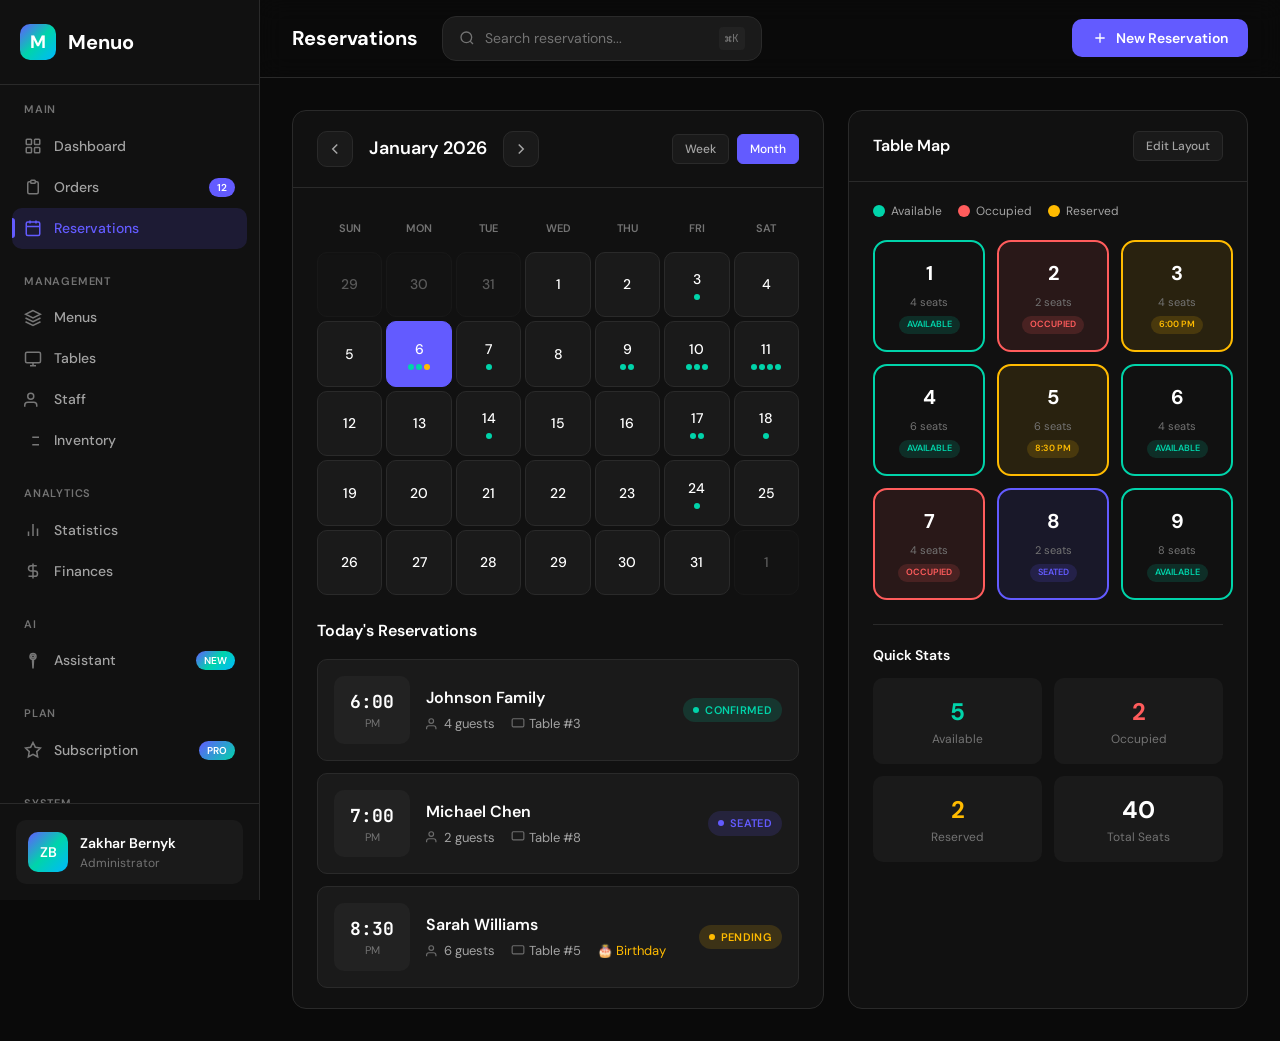
<file: reservations.html>
<!DOCTYPE html>
<html lang="en">
<head>
    <meta charset="UTF-8">
    <meta name="viewport" content="width=device-width, initial-scale=1.0">
    <title>Reservations — Menuo</title>
    <link rel="preconnect" href="https://fonts.googleapis.com">
    <link rel="preconnect" href="https://fonts.gstatic.com" crossorigin>
    <link href="https://fonts.googleapis.com/css2?family=DM+Sans:opsz,wght@9..40,400;9..40,500;9..40,600;9..40,700&family=JetBrains+Mono:wght@400;500&display=swap" rel="stylesheet">
    <link rel="stylesheet" href="styles.css">
</head>
<body>
    <div class="app-container">
        <aside class="sidebar">
            <div class="sidebar-header">
                <a href="index.html" class="logo">
                    <div class="logo-icon">M</div>
                    <span class="logo-text">Menuo</span>
                </a>
            </div>
            <nav class="sidebar-nav">
                <div class="nav-section">
                    <div class="nav-section-title">Main</div>
                    <a href="index.html" class="nav-item"><svg viewBox="0 0 24 24" fill="none" stroke="currentColor" stroke-width="2"><rect x="3" y="3" width="7" height="7" rx="1"/><rect x="14" y="3" width="7" height="7" rx="1"/><rect x="3" y="14" width="7" height="7" rx="1"/><rect x="14" y="14" width="7" height="7" rx="1"/></svg>Dashboard</a>
                    <a href="orders.html" class="nav-item"><svg viewBox="0 0 24 24" fill="none" stroke="currentColor" stroke-width="2"><path d="M9 5H7a2 2 0 00-2 2v12a2 2 0 002 2h10a2 2 0 002-2V7a2 2 0 00-2-2h-2"/><rect x="9" y="3" width="6" height="4" rx="1"/></svg>Orders<span class="nav-badge">12</span></a>
                    <a href="reservations.html" class="nav-item active"><svg viewBox="0 0 24 24" fill="none" stroke="currentColor" stroke-width="2"><rect x="3" y="4" width="18" height="18" rx="2"/><path d="M16 2v4M8 2v4M3 10h18"/></svg>Reservations</a>
                </div>
                <div class="nav-section">
                    <div class="nav-section-title">Management</div>
                    <a href="menus.html" class="nav-item"><svg viewBox="0 0 24 24" fill="none" stroke="currentColor" stroke-width="2"><path d="M12 2L2 7l10 5 10-5-10-5z"/><path d="M2 17l10 5 10-5M2 12l10 5 10-5"/></svg>Menus</a>
                    <a href="tables.html" class="nav-item"><svg viewBox="0 0 24 24" fill="none" stroke="currentColor" stroke-width="2"><rect x="2" y="3" width="20" height="14" rx="2"/><path d="M8 21h8m-4-4v4"/></svg>Tables</a>
                    <a href="staff.html" class="nav-item"><svg viewBox="0 0 24 24" fill="none" stroke="currentColor" stroke-width="2"><path d="M17 21v-2a4 4 0 00-4-4H5a4 4 0 00-4 4v2"/><circle cx="9" cy="7" r="4"/></svg>Staff</a>
                    <a href="inventory.html" class="nav-item"><svg viewBox="0 0 24 24" fill="none" stroke="currentColor" stroke-width="2"><path d="M20 7h-9m9 10h-9M4 7h.01M4 17h.01"/></svg>Inventory</a>
                </div>
                <div class="nav-section">
                    <div class="nav-section-title">Analytics</div>
                    <a href="statistics.html" class="nav-item"><svg viewBox="0 0 24 24" fill="none" stroke="currentColor" stroke-width="2"><path d="M18 20V10M12 20V4M6 20v-6"/></svg>Statistics</a>
                    <a href="finances.html" class="nav-item"><svg viewBox="0 0 24 24" fill="none" stroke="currentColor" stroke-width="2"><path d="M12 2v20M17 5H9.5a3.5 3.5 0 000 7h5a3.5 3.5 0 010 7H6"/></svg>Finances</a>
                </div>
                <div class="nav-section">
                    <div class="nav-section-title">AI</div>
                    <a href="ai.html" class="nav-item"><svg viewBox="0 0 24 24" fill="none" stroke="currentColor" stroke-width="2"><path d="M12 2a4 4 0 014 4c0 1.95-1.4 3.58-3.25 3.93L12 22l-.75-12.07A4.001 4.001 0 0112 2z"/><circle cx="12" cy="6" r="2"/></svg>Assistant<span class="nav-badge" style="background:var(--gradient-stripe);color:white">NEW</span></a>
                </div>
                <div class="nav-section">
                    <div class="nav-section-title">Plan</div>
                    <a href="plan.html" class="nav-item"><svg viewBox="0 0 24 24" fill="none" stroke="currentColor" stroke-width="2"><path d="M12 2l3.09 6.26L22 9.27l-5 4.87 1.18 6.88L12 17.77l-6.18 3.25L7 14.14 2 9.27l6.91-1.01L12 2z"/></svg>Subscription<span class="nav-badge" style="background:linear-gradient(135deg,#635bff,#00d4aa);color:white">PRO</span></a>
                </div>
                <div class="nav-section">
                    <div class="nav-section-title">System</div>
                    <a href="settings.html" class="nav-item"><svg viewBox="0 0 24 24" fill="none" stroke="currentColor" stroke-width="2"><circle cx="12" cy="12" r="3"/><path d="M19.4 15a1.65 1.65 0 00.33 1.82l.06.06a2 2 0 010 2.83 2 2 0 01-2.83 0l-.06-.06a1.65 1.65 0 00-1.82-.33 1.65 1.65 0 00-1 1.51V21a2 2 0 01-2 2 2 2 0 01-2-2v-.09A1.65 1.65 0 009 19.4a1.65 1.65 0 00-1.82.33l-.06.06a2 2 0 01-2.83 0 2 2 0 010-2.83l.06-.06a1.65 1.65 0 00.33-1.82 1.65 1.65 0 00-1.51-1H3a2 2 0 01-2-2 2 2 0 012-2h.09A1.65 1.65 0 004.6 9a1.65 1.65 0 00-.33-1.82l-.06-.06a2 2 0 010-2.83 2 2 0 012.83 0l.06.06a1.65 1.65 0 001.82.33H9a1.65 1.65 0 001-1.51V3a2 2 0 012-2 2 2 0 012 2v.09a1.65 1.65 0 001 1.51 1.65 1.65 0 001.82-.33l.06-.06a2 2 0 012.83 0 2 2 0 010 2.83l-.06.06a1.65 1.65 0 00-.33 1.82V9a1.65 1.65 0 001.51 1H21a2 2 0 012 2 2 2 0 01-2 2h-.09a1.65 1.65 0 00-1.51 1z"/></svg>Settings</a>
                </div>
            </nav>
            <div class="sidebar-footer">
                <div class="user-card">
                    <div class="user-avatar">ZB</div>
                    <div class="user-info">
                        <div class="user-name">Zakhar Bernyk</div>
                        <div class="user-role">Administrator</div>
                    </div>
                </div>
            </div>
        </aside>

        <main class="main-content">
            <header class="header">
                <div class="header-left">
                    <h1 class="page-title">Reservations</h1>
                    <div class="search-bar">
                        <svg viewBox="0 0 24 24" fill="none" stroke="currentColor" stroke-width="2"><circle cx="11" cy="11" r="8"/><path d="M21 21l-4.35-4.35"/></svg>
                        <input type="text" placeholder="Search reservations...">
                        <span class="search-shortcut">⌘K</span>
                    </div>
                </div>
                <div class="header-right">
                    <button class="btn-primary" onclick="openNewReservationModal()">
                        <svg viewBox="0 0 24 24" fill="none" stroke="currentColor" stroke-width="2"><path d="M12 5v14M5 12h14"/></svg>
                        New Reservation
                    </button>
                </div>
            </header>

            <div class="dashboard">
                <div style="display: grid; grid-template-columns: 1fr 400px; gap: 24px;">
                    <!-- Calendar View -->
                    <div class="card">
                        <div class="card-header">
                            <div class="calendar-nav">
                                <button class="calendar-nav-btn" onclick="prevMonth()">
                                    <svg viewBox="0 0 24 24" fill="none" stroke="currentColor" stroke-width="2"><path d="M15 18l-6-6 6-6"/></svg>
                                </button>
                                <span class="calendar-current" id="currentMonth">January 2026</span>
                                <button class="calendar-nav-btn" onclick="nextMonth()">
                                    <svg viewBox="0 0 24 24" fill="none" stroke="currentColor" stroke-width="2"><path d="M9 18l6-6-6-6"/></svg>
                                </button>
                            </div>
                            <div class="card-actions">
                                <button class="card-btn">Week</button>
                                <button class="card-btn" style="background: var(--accent-primary); color: white; border-color: var(--accent-primary);">Month</button>
                            </div>
                        </div>
                        <div class="card-body">
                            <div class="calendar-grid">
                                <div class="calendar-day-header">Sun</div>
                                <div class="calendar-day-header">Mon</div>
                                <div class="calendar-day-header">Tue</div>
                                <div class="calendar-day-header">Wed</div>
                                <div class="calendar-day-header">Thu</div>
                                <div class="calendar-day-header">Fri</div>
                                <div class="calendar-day-header">Sat</div>
                                
                                <div class="calendar-day other-month"><span class="calendar-day-number">29</span></div>
                                <div class="calendar-day other-month"><span class="calendar-day-number">30</span></div>
                                <div class="calendar-day other-month"><span class="calendar-day-number">31</span></div>
                                <div class="calendar-day"><span class="calendar-day-number">1</span></div>
                                <div class="calendar-day"><span class="calendar-day-number">2</span></div>
                                <div class="calendar-day"><span class="calendar-day-number">3</span><div class="calendar-day-reservations"><span class="reservation-dot"></span></div></div>
                                <div class="calendar-day"><span class="calendar-day-number">4</span></div>
                                
                                <div class="calendar-day"><span class="calendar-day-number">5</span></div>
                                <div class="calendar-day today selected"><span class="calendar-day-number">6</span><div class="calendar-day-reservations"><span class="reservation-dot"></span><span class="reservation-dot"></span><span class="reservation-dot warning"></span></div></div>
                                <div class="calendar-day"><span class="calendar-day-number">7</span><div class="calendar-day-reservations"><span class="reservation-dot"></span></div></div>
                                <div class="calendar-day"><span class="calendar-day-number">8</span></div>
                                <div class="calendar-day"><span class="calendar-day-number">9</span><div class="calendar-day-reservations"><span class="reservation-dot"></span><span class="reservation-dot"></span></div></div>
                                <div class="calendar-day"><span class="calendar-day-number">10</span><div class="calendar-day-reservations"><span class="reservation-dot"></span><span class="reservation-dot"></span><span class="reservation-dot"></span></div></div>
                                <div class="calendar-day"><span class="calendar-day-number">11</span><div class="calendar-day-reservations"><span class="reservation-dot"></span><span class="reservation-dot"></span><span class="reservation-dot"></span><span class="reservation-dot"></span></div></div>
                                
                                <div class="calendar-day"><span class="calendar-day-number">12</span></div>
                                <div class="calendar-day"><span class="calendar-day-number">13</span></div>
                                <div class="calendar-day"><span class="calendar-day-number">14</span><div class="calendar-day-reservations"><span class="reservation-dot"></span></div></div>
                                <div class="calendar-day"><span class="calendar-day-number">15</span></div>
                                <div class="calendar-day"><span class="calendar-day-number">16</span></div>
                                <div class="calendar-day"><span class="calendar-day-number">17</span><div class="calendar-day-reservations"><span class="reservation-dot"></span><span class="reservation-dot"></span></div></div>
                                <div class="calendar-day"><span class="calendar-day-number">18</span><div class="calendar-day-reservations"><span class="reservation-dot"></span></div></div>
                                
                                <div class="calendar-day"><span class="calendar-day-number">19</span></div>
                                <div class="calendar-day"><span class="calendar-day-number">20</span></div>
                                <div class="calendar-day"><span class="calendar-day-number">21</span></div>
                                <div class="calendar-day"><span class="calendar-day-number">22</span></div>
                                <div class="calendar-day"><span class="calendar-day-number">23</span></div>
                                <div class="calendar-day"><span class="calendar-day-number">24</span><div class="calendar-day-reservations"><span class="reservation-dot"></span></div></div>
                                <div class="calendar-day"><span class="calendar-day-number">25</span></div>
                                
                                <div class="calendar-day"><span class="calendar-day-number">26</span></div>
                                <div class="calendar-day"><span class="calendar-day-number">27</span></div>
                                <div class="calendar-day"><span class="calendar-day-number">28</span></div>
                                <div class="calendar-day"><span class="calendar-day-number">29</span></div>
                                <div class="calendar-day"><span class="calendar-day-number">30</span></div>
                                <div class="calendar-day"><span class="calendar-day-number">31</span></div>
                                <div class="calendar-day other-month"><span class="calendar-day-number">1</span></div>
                            </div>

                            <h3 style="font-size: 16px; font-weight: 600; margin-bottom: 16px;">Today's Reservations</h3>
                            <div class="reservations-list">
                                <div class="reservation-item">
                                    <div class="reservation-time">
                                        <span class="reservation-time-hour">6:00</span>
                                        <span class="reservation-time-period">PM</span>
                                    </div>
                                    <div class="reservation-info">
                                        <div class="reservation-name">Johnson Family</div>
                                        <div class="reservation-details">
                                            <span class="reservation-detail">
                                                <svg viewBox="0 0 24 24" fill="none" stroke="currentColor" stroke-width="2"><path d="M17 21v-2a4 4 0 00-4-4H5a4 4 0 00-4 4v2"/><circle cx="9" cy="7" r="4"/></svg>
                                                4 guests
                                            </span>
                                            <span class="reservation-detail">
                                                <svg viewBox="0 0 24 24" fill="none" stroke="currentColor" stroke-width="2"><rect x="2" y="3" width="20" height="14" rx="2"/></svg>
                                                Table #3
                                            </span>
                                        </div>
                                    </div>
                                    <div class="order-status">
                                        <span class="status-badge confirmed"><span class="status-dot"></span>Confirmed</span>
                                    </div>
                                </div>

                                <div class="reservation-item">
                                    <div class="reservation-time">
                                        <span class="reservation-time-hour">7:00</span>
                                        <span class="reservation-time-period">PM</span>
                                    </div>
                                    <div class="reservation-info">
                                        <div class="reservation-name">Michael Chen</div>
                                        <div class="reservation-details">
                                            <span class="reservation-detail">
                                                <svg viewBox="0 0 24 24" fill="none" stroke="currentColor" stroke-width="2"><path d="M17 21v-2a4 4 0 00-4-4H5a4 4 0 00-4 4v2"/><circle cx="9" cy="7" r="4"/></svg>
                                                2 guests
                                            </span>
                                            <span class="reservation-detail">
                                                <svg viewBox="0 0 24 24" fill="none" stroke="currentColor" stroke-width="2"><rect x="2" y="3" width="20" height="14" rx="2"/></svg>
                                                Table #8
                                            </span>
                                        </div>
                                    </div>
                                    <div class="order-status">
                                        <span class="status-badge seated"><span class="status-dot"></span>Seated</span>
                                    </div>
                                </div>

                                <div class="reservation-item">
                                    <div class="reservation-time">
                                        <span class="reservation-time-hour">8:30</span>
                                        <span class="reservation-time-period">PM</span>
                                    </div>
                                    <div class="reservation-info">
                                        <div class="reservation-name">Sarah Williams</div>
                                        <div class="reservation-details">
                                            <span class="reservation-detail">
                                                <svg viewBox="0 0 24 24" fill="none" stroke="currentColor" stroke-width="2"><path d="M17 21v-2a4 4 0 00-4-4H5a4 4 0 00-4 4v2"/><circle cx="9" cy="7" r="4"/></svg>
                                                6 guests
                                            </span>
                                            <span class="reservation-detail">
                                                <svg viewBox="0 0 24 24" fill="none" stroke="currentColor" stroke-width="2"><rect x="2" y="3" width="20" height="14" rx="2"/></svg>
                                                Table #5
                                            </span>
                                            <span class="reservation-detail" style="color: var(--accent-warning);">
                                                🎂 Birthday
                                            </span>
                                        </div>
                                    </div>
                                    <div class="order-status">
                                        <span class="status-badge pending"><span class="status-dot"></span>Pending</span>
                                    </div>
                                </div>
                            </div>
                        </div>
                    </div>

                    <!-- Table Map -->
                    <div class="card">
                        <div class="card-header">
                            <h2 class="card-title">Table Map</h2>
                            <div class="card-actions">
                                <button class="card-btn">Edit Layout</button>
                            </div>
                        </div>
                        <div class="card-body">
                            <div style="display: flex; gap: 16px; margin-bottom: 20px;">
                                <div style="display: flex; align-items: center; gap: 6px; font-size: 12px; color: var(--text-secondary);">
                                    <span style="width: 12px; height: 12px; background: var(--accent-success); border-radius: 50%;"></span>
                                    Available
                                </div>
                                <div style="display: flex; align-items: center; gap: 6px; font-size: 12px; color: var(--text-secondary);">
                                    <span style="width: 12px; height: 12px; background: var(--accent-danger); border-radius: 50%;"></span>
                                    Occupied
                                </div>
                                <div style="display: flex; align-items: center; gap: 6px; font-size: 12px; color: var(--text-secondary);">
                                    <span style="width: 12px; height: 12px; background: var(--accent-warning); border-radius: 50%;"></span>
                                    Reserved
                                </div>
                            </div>

                            <div style="display: grid; grid-template-columns: repeat(3, 1fr); gap: 12px;">
                                <div style="aspect-ratio: 1; display: flex; flex-direction: column; align-items: center; justify-content: center; gap: 6px; padding: 16px; background: var(--bg-secondary); border: 2px solid var(--accent-success); border-radius: var(--radius-lg); cursor: pointer; transition: all 0.15s ease;">
                                    <span style="font-size: 20px; font-weight: 700;">1</span>
                                    <span style="font-size: 11px; color: var(--text-tertiary);">4 seats</span>
                                    <span style="font-size: 9px; font-weight: 600; text-transform: uppercase; padding: 2px 8px; border-radius: 10px; background: rgba(0, 212, 170, 0.15); color: var(--accent-success);">Available</span>
                                </div>

                                <div style="aspect-ratio: 1; display: flex; flex-direction: column; align-items: center; justify-content: center; gap: 6px; padding: 16px; background: rgba(255, 92, 92, 0.1); border: 2px solid var(--accent-danger); border-radius: var(--radius-lg); cursor: pointer; transition: all 0.15s ease;">
                                    <span style="font-size: 20px; font-weight: 700;">2</span>
                                    <span style="font-size: 11px; color: var(--text-tertiary);">2 seats</span>
                                    <span style="font-size: 9px; font-weight: 600; text-transform: uppercase; padding: 2px 8px; border-radius: 10px; background: rgba(255, 92, 92, 0.15); color: var(--accent-danger);">Occupied</span>
                                </div>

                                <div style="aspect-ratio: 1; display: flex; flex-direction: column; align-items: center; justify-content: center; gap: 6px; padding: 16px; background: rgba(255, 187, 0, 0.1); border: 2px solid var(--accent-warning); border-radius: var(--radius-lg); cursor: pointer; transition: all 0.15s ease;">
                                    <span style="font-size: 20px; font-weight: 700;">3</span>
                                    <span style="font-size: 11px; color: var(--text-tertiary);">4 seats</span>
                                    <span style="font-size: 9px; font-weight: 600; text-transform: uppercase; padding: 2px 8px; border-radius: 10px; background: rgba(255, 187, 0, 0.15); color: var(--accent-warning);">6:00 PM</span>
                                </div>

                                <div style="aspect-ratio: 1; display: flex; flex-direction: column; align-items: center; justify-content: center; gap: 6px; padding: 16px; background: var(--bg-secondary); border: 2px solid var(--accent-success); border-radius: var(--radius-lg); cursor: pointer; transition: all 0.15s ease;">
                                    <span style="font-size: 20px; font-weight: 700;">4</span>
                                    <span style="font-size: 11px; color: var(--text-tertiary);">6 seats</span>
                                    <span style="font-size: 9px; font-weight: 600; text-transform: uppercase; padding: 2px 8px; border-radius: 10px; background: rgba(0, 212, 170, 0.15); color: var(--accent-success);">Available</span>
                                </div>

                                <div style="aspect-ratio: 1; display: flex; flex-direction: column; align-items: center; justify-content: center; gap: 6px; padding: 16px; background: rgba(255, 187, 0, 0.1); border: 2px solid var(--accent-warning); border-radius: var(--radius-lg); cursor: pointer; transition: all 0.15s ease;">
                                    <span style="font-size: 20px; font-weight: 700;">5</span>
                                    <span style="font-size: 11px; color: var(--text-tertiary);">6 seats</span>
                                    <span style="font-size: 9px; font-weight: 600; text-transform: uppercase; padding: 2px 8px; border-radius: 10px; background: rgba(255, 187, 0, 0.15); color: var(--accent-warning);">8:30 PM</span>
                                </div>

                                <div style="aspect-ratio: 1; display: flex; flex-direction: column; align-items: center; justify-content: center; gap: 6px; padding: 16px; background: var(--bg-secondary); border: 2px solid var(--accent-success); border-radius: var(--radius-lg); cursor: pointer; transition: all 0.15s ease;">
                                    <span style="font-size: 20px; font-weight: 700;">6</span>
                                    <span style="font-size: 11px; color: var(--text-tertiary);">4 seats</span>
                                    <span style="font-size: 9px; font-weight: 600; text-transform: uppercase; padding: 2px 8px; border-radius: 10px; background: rgba(0, 212, 170, 0.15); color: var(--accent-success);">Available</span>
                                </div>

                                <div style="aspect-ratio: 1; display: flex; flex-direction: column; align-items: center; justify-content: center; gap: 6px; padding: 16px; background: rgba(255, 92, 92, 0.1); border: 2px solid var(--accent-danger); border-radius: var(--radius-lg); cursor: pointer; transition: all 0.15s ease;">
                                    <span style="font-size: 20px; font-weight: 700;">7</span>
                                    <span style="font-size: 11px; color: var(--text-tertiary);">4 seats</span>
                                    <span style="font-size: 9px; font-weight: 600; text-transform: uppercase; padding: 2px 8px; border-radius: 10px; background: rgba(255, 92, 92, 0.15); color: var(--accent-danger);">Occupied</span>
                                </div>

                                <div style="aspect-ratio: 1; display: flex; flex-direction: column; align-items: center; justify-content: center; gap: 6px; padding: 16px; background: rgba(99, 91, 255, 0.1); border: 2px solid var(--accent-primary); border-radius: var(--radius-lg); cursor: pointer; transition: all 0.15s ease;">
                                    <span style="font-size: 20px; font-weight: 700;">8</span>
                                    <span style="font-size: 11px; color: var(--text-tertiary);">2 seats</span>
                                    <span style="font-size: 9px; font-weight: 600; text-transform: uppercase; padding: 2px 8px; border-radius: 10px; background: rgba(99, 91, 255, 0.15); color: var(--accent-primary);">Seated</span>
                                </div>

                                <div style="aspect-ratio: 1; display: flex; flex-direction: column; align-items: center; justify-content: center; gap: 6px; padding: 16px; background: var(--bg-secondary); border: 2px solid var(--accent-success); border-radius: var(--radius-lg); cursor: pointer; transition: all 0.15s ease;">
                                    <span style="font-size: 20px; font-weight: 700;">9</span>
                                    <span style="font-size: 11px; color: var(--text-tertiary);">8 seats</span>
                                    <span style="font-size: 9px; font-weight: 600; text-transform: uppercase; padding: 2px 8px; border-radius: 10px; background: rgba(0, 212, 170, 0.15); color: var(--accent-success);">Available</span>
                                </div>
                            </div>

                            <div style="margin-top: 24px; padding-top: 20px; border-top: 1px solid var(--border-primary);">
                                <h4 style="font-size: 14px; font-weight: 600; margin-bottom: 12px;">Quick Stats</h4>
                                <div style="display: grid; grid-template-columns: repeat(2, 1fr); gap: 12px;">
                                    <div style="padding: 16px; background: var(--bg-tertiary); border-radius: var(--radius-md); text-align: center;">
                                        <div style="font-size: 24px; font-weight: 700; color: var(--accent-success);">5</div>
                                        <div style="font-size: 12px; color: var(--text-tertiary);">Available</div>
                                    </div>
                                    <div style="padding: 16px; background: var(--bg-tertiary); border-radius: var(--radius-md); text-align: center;">
                                        <div style="font-size: 24px; font-weight: 700; color: var(--accent-danger);">2</div>
                                        <div style="font-size: 12px; color: var(--text-tertiary);">Occupied</div>
                                    </div>
                                    <div style="padding: 16px; background: var(--bg-tertiary); border-radius: var(--radius-md); text-align: center;">
                                        <div style="font-size: 24px; font-weight: 700; color: var(--accent-warning);">2</div>
                                        <div style="font-size: 12px; color: var(--text-tertiary);">Reserved</div>
                                    </div>
                                    <div style="padding: 16px; background: var(--bg-tertiary); border-radius: var(--radius-md); text-align: center;">
                                        <div style="font-size: 24px; font-weight: 700;">40</div>
                                        <div style="font-size: 12px; color: var(--text-tertiary);">Total Seats</div>
                                    </div>
                                </div>
                            </div>
                        </div>
                    </div>
                </div>
            </div>
        </main>
    </div>

    <script>
        document.querySelectorAll('.calendar-day:not(.other-month)').forEach(day => {
            day.addEventListener('click', () => {
                document.querySelectorAll('.calendar-day').forEach(d => d.classList.remove('selected'));
                day.classList.add('selected');
            });
        });
    </script>
</body>
</html>
</file>
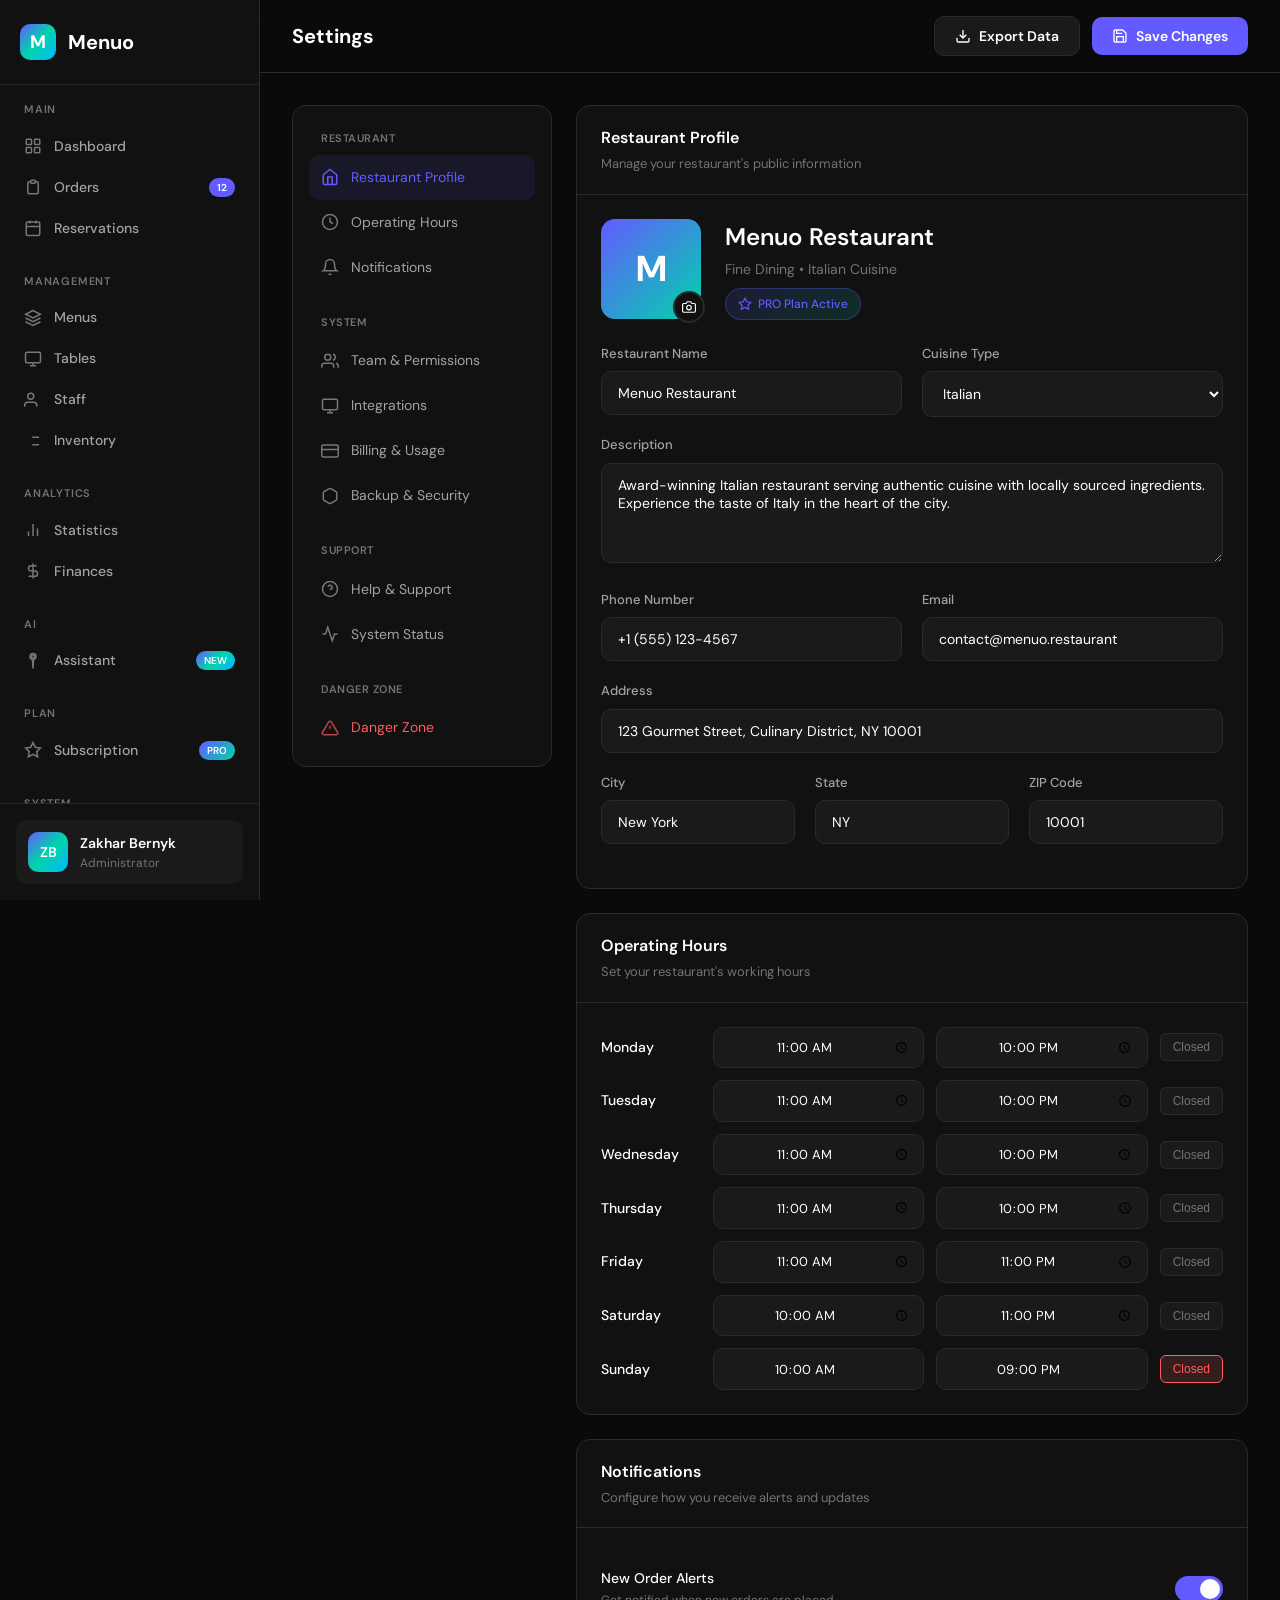
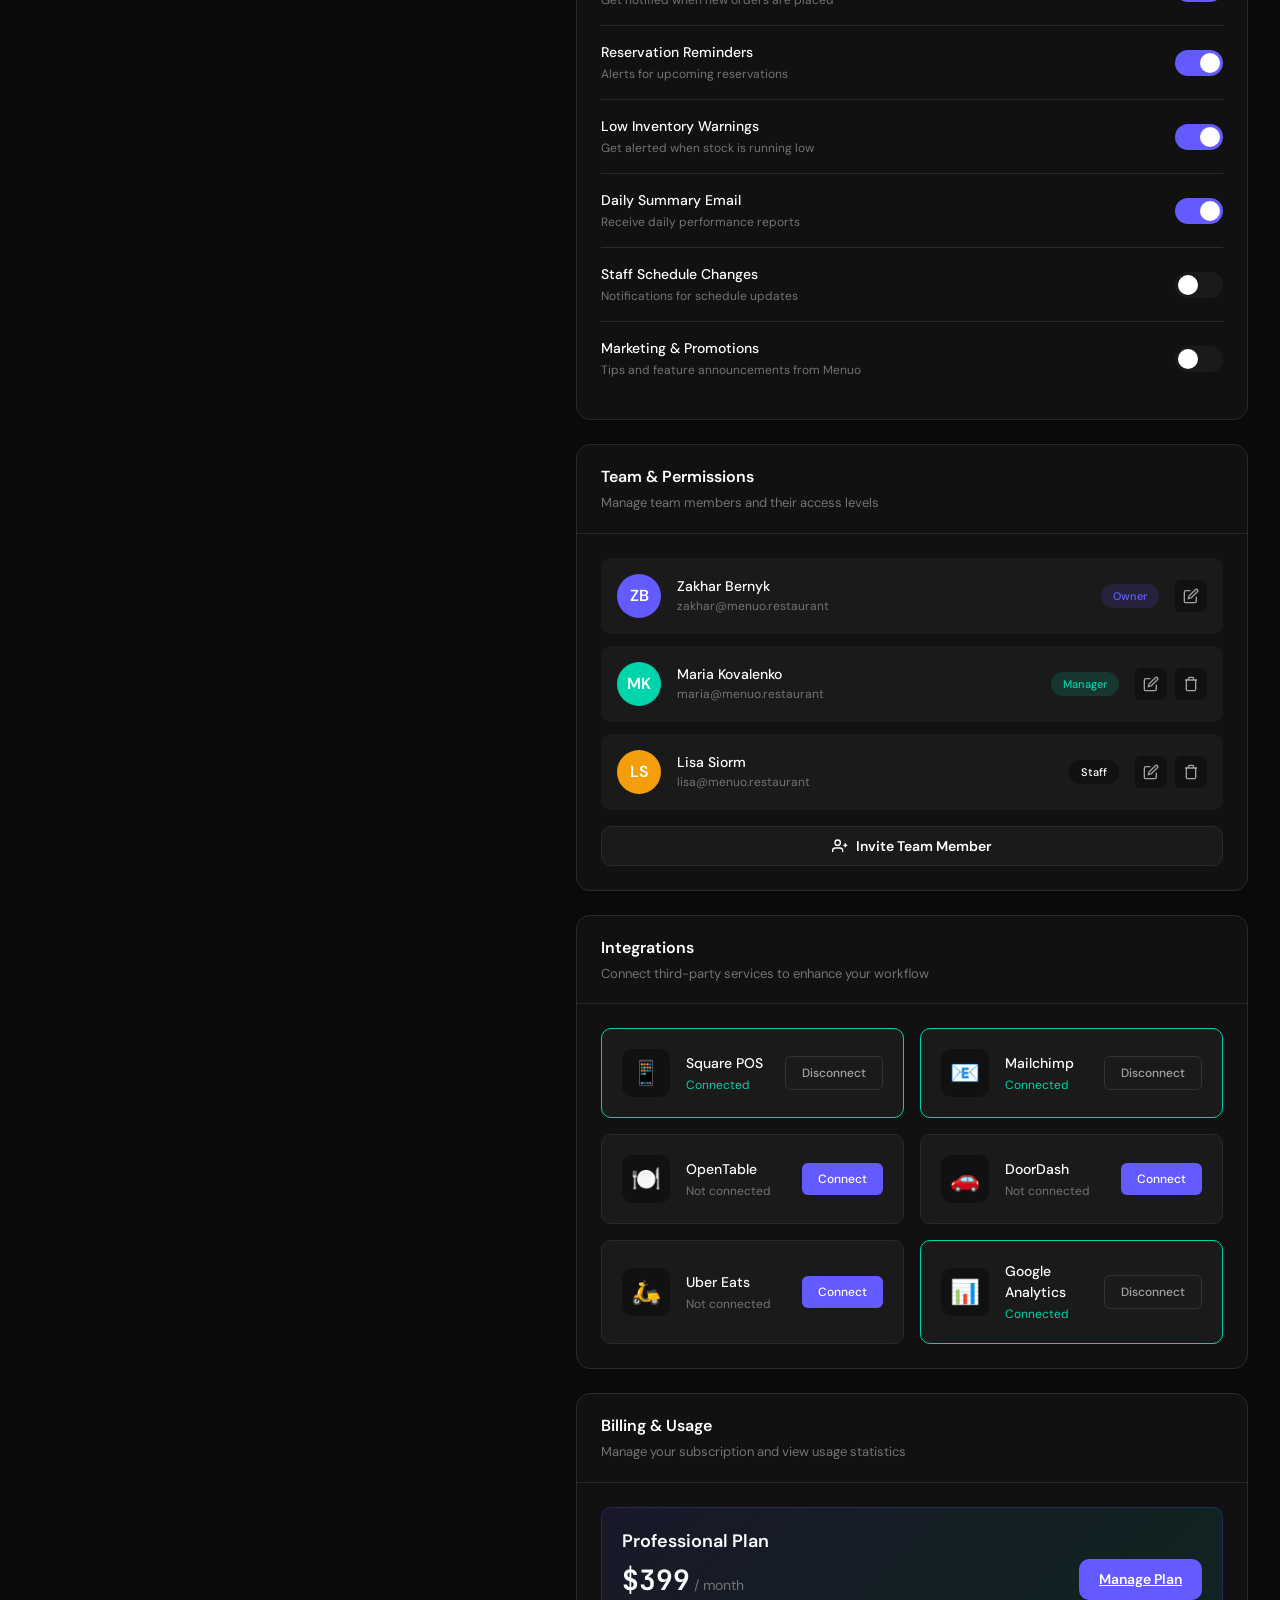
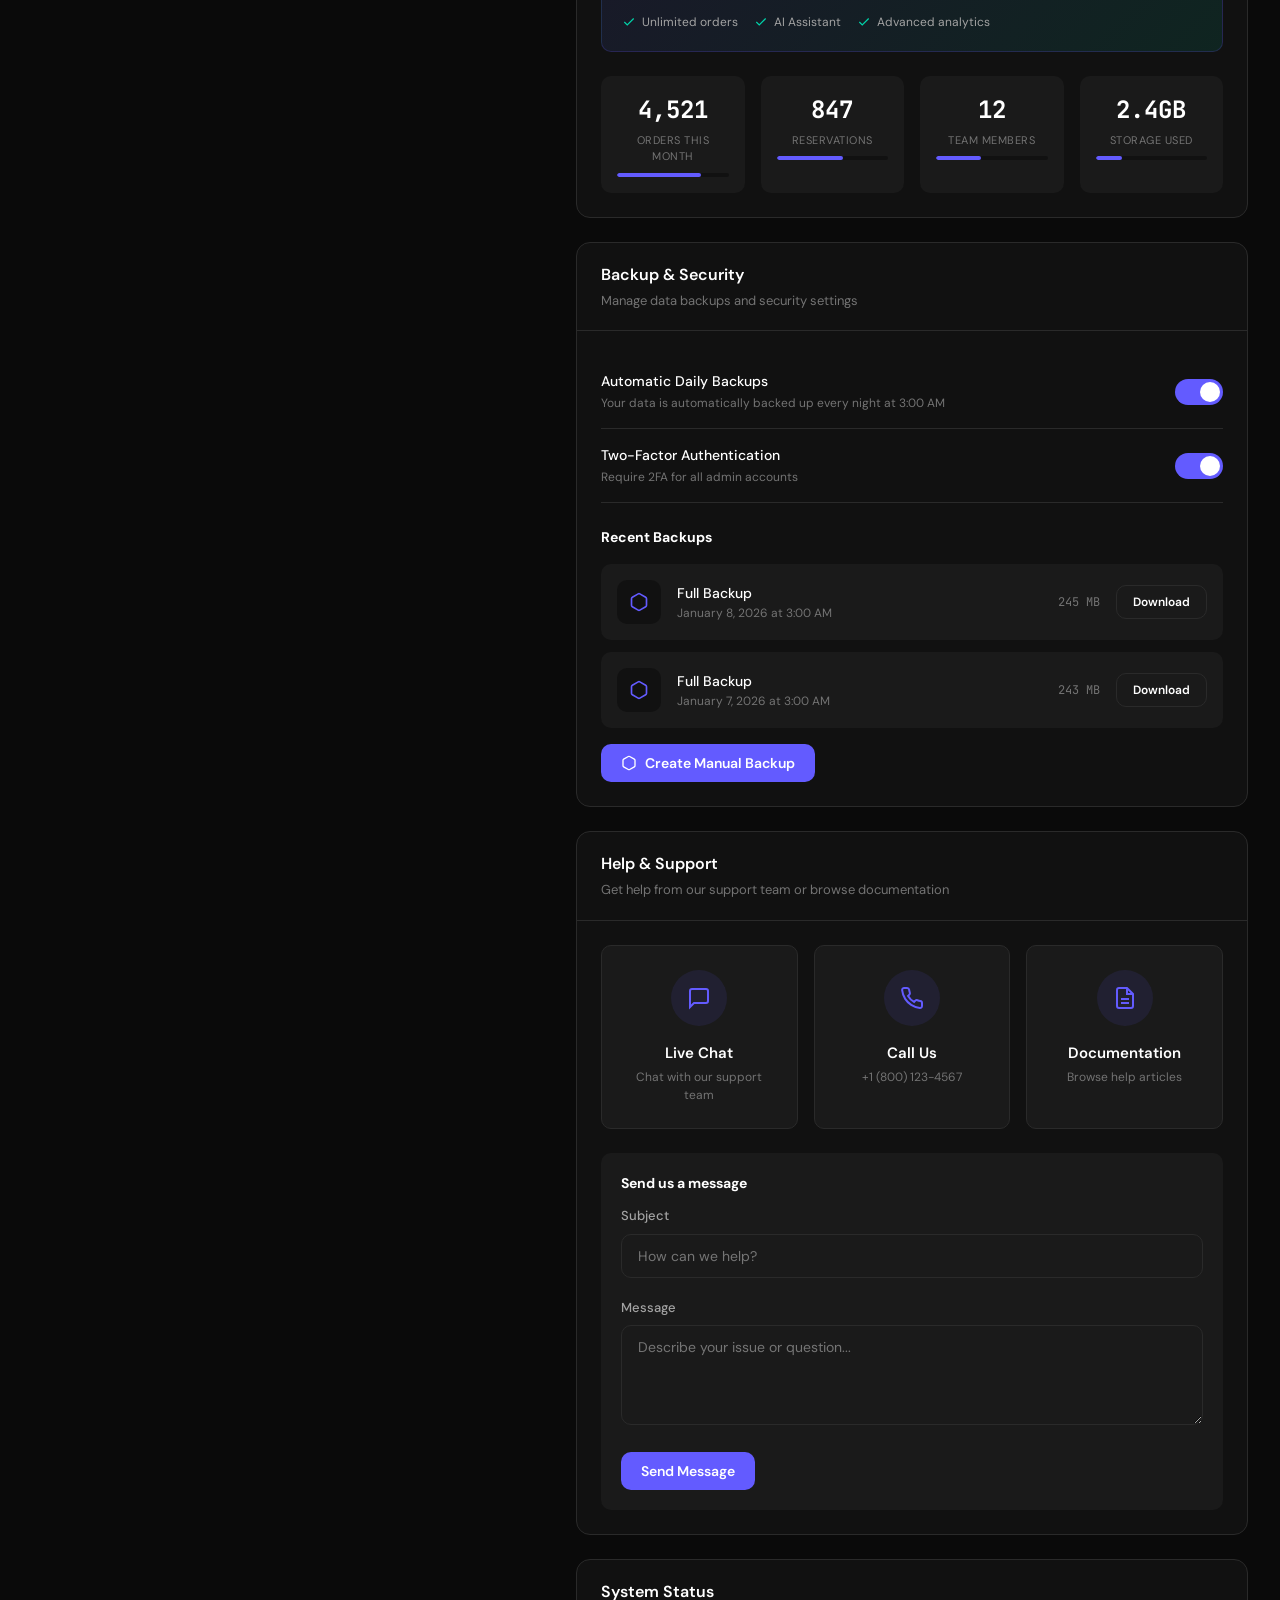
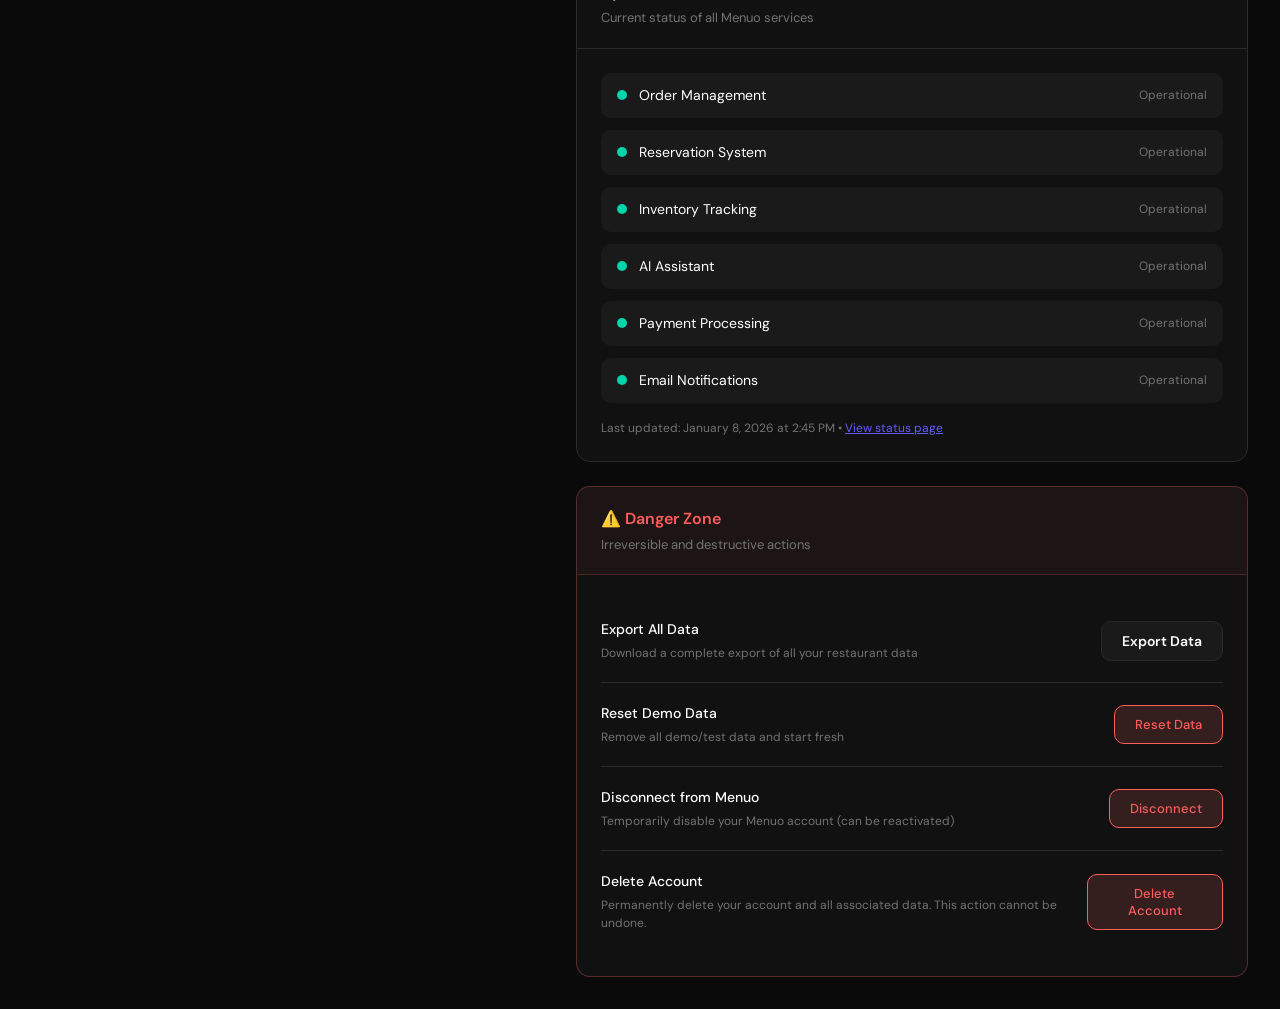
<file: settings.html>
<!DOCTYPE html>
<html lang="en">
<head>
    <meta charset="UTF-8">
    <meta name="viewport" content="width=device-width, initial-scale=1.0">
    <title>Settings — Menuo</title>
    <link rel="preconnect" href="https://fonts.googleapis.com">
    <link rel="preconnect" href="https://fonts.gstatic.com" crossorigin>
    <link href="https://fonts.googleapis.com/css2?family=DM+Sans:opsz,wght@9..40,400;9..40,500;9..40,600;9..40,700&family=JetBrains+Mono:wght@400;500&display=swap" rel="stylesheet">
    <link rel="stylesheet" href="styles.css">
    <style>
        .settings-layout {
            display: grid;
            grid-template-columns: 260px 1fr;
            gap: 24px;
            min-height: calc(100vh - 180px);
        }

        /* Settings Navigation */
        .settings-nav {
            background: var(--bg-secondary);
            border: 1px solid var(--border-primary);
            border-radius: var(--radius-lg);
            padding: 16px;
            height: fit-content;
            position: sticky;
            top: 24px;
        }

        .settings-nav-title {
            font-size: 11px;
            font-weight: 600;
            text-transform: uppercase;
            letter-spacing: 0.5px;
            color: var(--text-tertiary);
            padding: 8px 12px;
            margin-top: 16px;
        }

        .settings-nav-title:first-child {
            margin-top: 0;
        }

        .settings-nav-item {
            display: flex;
            align-items: center;
            gap: 12px;
            padding: 12px;
            border-radius: var(--radius-md);
            color: var(--text-secondary);
            text-decoration: none;
            font-size: 14px;
            transition: all var(--transition-fast);
            cursor: pointer;
        }

        .settings-nav-item:hover {
            background: var(--bg-tertiary);
            color: var(--text-primary);
        }

        .settings-nav-item.active {
            background: rgba(99, 91, 255, 0.1);
            color: var(--accent-primary);
        }

        .settings-nav-item svg {
            width: 18px;
            height: 18px;
            opacity: 0.7;
        }

        .settings-nav-item.active svg {
            opacity: 1;
        }

        .settings-nav-item.danger {
            color: var(--accent-danger);
        }

        .settings-nav-item.danger:hover {
            background: rgba(255, 107, 107, 0.1);
        }

        /* Settings Content */
        .settings-content {
            display: flex;
            flex-direction: column;
            gap: 24px;
        }

        .settings-section {
            background: var(--bg-secondary);
            border: 1px solid var(--border-primary);
            border-radius: var(--radius-lg);
            overflow: hidden;
        }

        .settings-section-header {
            padding: 20px 24px;
            border-bottom: 1px solid var(--border-primary);
        }

        .settings-section-title {
            font-size: 16px;
            font-weight: 600;
            margin-bottom: 4px;
        }

        .settings-section-desc {
            font-size: 13px;
            color: var(--text-tertiary);
        }

        .settings-section-body {
            padding: 24px;
        }

        /* Form Styles */
        .form-row {
            display: grid;
            grid-template-columns: 1fr 1fr;
            gap: 20px;
        }

        .form-row.three-col {
            grid-template-columns: 1fr 1fr 1fr;
        }

        .form-group {
            margin-bottom: 20px;
        }

        .form-group:last-child {
            margin-bottom: 0;
        }

        .form-label {
            display: block;
            font-size: 13px;
            font-weight: 500;
            margin-bottom: 8px;
            color: var(--text-secondary);
        }

        .form-input {
            width: 100%;
            padding: 12px 16px;
            background: var(--bg-tertiary);
            border: 1px solid var(--border-primary);
            border-radius: var(--radius-md);
            color: var(--text-primary);
            font-size: 14px;
            font-family: inherit;
            transition: all var(--transition-fast);
        }

        .form-input:focus {
            outline: none;
            border-color: var(--accent-primary);
            box-shadow: 0 0 0 3px rgba(99, 91, 255, 0.15);
        }

        .form-input:disabled {
            opacity: 0.6;
            cursor: not-allowed;
        }

        .form-hint {
            font-size: 12px;
            color: var(--text-tertiary);
            margin-top: 6px;
        }

        textarea.form-input {
            min-height: 100px;
            resize: vertical;
        }

        /* Profile Header */
        .profile-header {
            display: flex;
            align-items: center;
            gap: 24px;
            margin-bottom: 24px;
        }

        .profile-avatar {
            position: relative;
        }

        .profile-avatar-img {
            width: 100px;
            height: 100px;
            border-radius: var(--radius-lg);
            background: linear-gradient(135deg, var(--accent-primary), var(--accent-success));
            display: flex;
            align-items: center;
            justify-content: center;
            font-size: 36px;
            font-weight: 700;
            color: white;
        }

        .profile-avatar-edit {
            position: absolute;
            bottom: -4px;
            right: -4px;
            width: 32px;
            height: 32px;
            background: var(--bg-secondary);
            border: 2px solid var(--border-primary);
            border-radius: 50%;
            display: flex;
            align-items: center;
            justify-content: center;
            cursor: pointer;
            transition: all var(--transition-fast);
        }

        .profile-avatar-edit:hover {
            background: var(--accent-primary);
            border-color: var(--accent-primary);
            color: white;
        }

        .profile-avatar-edit svg {
            width: 14px;
            height: 14px;
        }

        .profile-info h2 {
            font-size: 24px;
            font-weight: 600;
            margin-bottom: 4px;
        }

        .profile-info p {
            color: var(--text-tertiary);
            font-size: 14px;
        }

        .profile-badge {
            display: inline-flex;
            align-items: center;
            gap: 6px;
            padding: 6px 12px;
            background: linear-gradient(135deg, rgba(99, 91, 255, 0.15), rgba(0, 212, 170, 0.15));
            border: 1px solid rgba(99, 91, 255, 0.3);
            border-radius: 20px;
            font-size: 12px;
            font-weight: 500;
            color: var(--accent-primary);
            margin-top: 8px;
        }

        /* Toggle Switch */
        .toggle-row {
            display: flex;
            align-items: center;
            justify-content: space-between;
            padding: 16px 0;
            border-bottom: 1px solid var(--border-primary);
        }

        .toggle-row:last-child {
            border-bottom: none;
        }

        .toggle-info {
            flex: 1;
        }

        .toggle-title {
            font-size: 14px;
            font-weight: 500;
            margin-bottom: 2px;
        }

        .toggle-desc {
            font-size: 12px;
            color: var(--text-tertiary);
        }

        .toggle-switch {
            position: relative;
            width: 48px;
            height: 26px;
            background: var(--bg-tertiary);
            border-radius: 13px;
            cursor: pointer;
            transition: background var(--transition-fast);
        }

        .toggle-switch.active {
            background: var(--accent-primary);
        }

        .toggle-switch::after {
            content: '';
            position: absolute;
            top: 3px;
            left: 3px;
            width: 20px;
            height: 20px;
            background: white;
            border-radius: 50%;
            transition: transform var(--transition-fast);
        }

        .toggle-switch.active::after {
            transform: translateX(22px);
        }

        /* Hours Editor */
        .hours-grid {
            display: flex;
            flex-direction: column;
            gap: 12px;
        }

        .hours-row {
            display: grid;
            grid-template-columns: 100px 1fr 1fr auto;
            gap: 12px;
            align-items: center;
        }

        .hours-day {
            font-weight: 500;
            font-size: 14px;
        }

        .hours-input {
            padding: 10px 12px;
            background: var(--bg-tertiary);
            border: 1px solid var(--border-primary);
            border-radius: var(--radius-md);
            color: var(--text-primary);
            font-size: 13px;
            font-family: inherit;
            text-align: center;
        }

        .hours-closed {
            padding: 6px 12px;
            background: var(--bg-tertiary);
            border: 1px solid var(--border-primary);
            border-radius: var(--radius-sm);
            font-size: 12px;
            color: var(--text-tertiary);
            cursor: pointer;
            transition: all var(--transition-fast);
        }

        .hours-closed:hover {
            border-color: var(--accent-danger);
            color: var(--accent-danger);
        }

        .hours-closed.is-closed {
            background: rgba(255, 107, 107, 0.15);
            border-color: var(--accent-danger);
            color: var(--accent-danger);
        }

        /* Integration Cards */
        .integrations-grid {
            display: grid;
            grid-template-columns: repeat(2, 1fr);
            gap: 16px;
        }

        .integration-card {
            padding: 20px;
            background: var(--bg-tertiary);
            border: 1px solid var(--border-primary);
            border-radius: var(--radius-md);
            display: flex;
            align-items: center;
            gap: 16px;
        }

        .integration-card.connected {
            border-color: var(--accent-success);
        }

        .integration-icon {
            width: 48px;
            height: 48px;
            border-radius: var(--radius-md);
            display: flex;
            align-items: center;
            justify-content: center;
            font-size: 24px;
            background: var(--bg-secondary);
        }

        .integration-info {
            flex: 1;
        }

        .integration-name {
            font-weight: 500;
            font-size: 14px;
            margin-bottom: 2px;
        }

        .integration-status {
            font-size: 12px;
            color: var(--text-tertiary);
        }

        .integration-status.connected {
            color: var(--accent-success);
        }

        .integration-action {
            padding: 8px 16px;
            border-radius: var(--radius-sm);
            font-size: 12px;
            font-weight: 500;
            cursor: pointer;
            transition: all var(--transition-fast);
            font-family: inherit;
        }

        .integration-action.connect {
            background: var(--accent-primary);
            border: none;
            color: white;
        }

        .integration-action.connect:hover {
            background: var(--accent-primary-hover);
        }

        .integration-action.disconnect {
            background: none;
            border: 1px solid var(--border-secondary);
            color: var(--text-secondary);
        }

        .integration-action.disconnect:hover {
            border-color: var(--accent-danger);
            color: var(--accent-danger);
        }

        /* Team Members */
        .team-list {
            display: flex;
            flex-direction: column;
            gap: 12px;
        }

        .team-member {
            display: flex;
            align-items: center;
            gap: 16px;
            padding: 16px;
            background: var(--bg-tertiary);
            border-radius: var(--radius-md);
        }

        .team-avatar {
            width: 44px;
            height: 44px;
            border-radius: 50%;
            background: var(--accent-primary);
            display: flex;
            align-items: center;
            justify-content: center;
            font-weight: 600;
            color: white;
        }

        .team-info {
            flex: 1;
        }

        .team-name {
            font-weight: 500;
            font-size: 14px;
        }

        .team-email {
            font-size: 12px;
            color: var(--text-tertiary);
        }

        .team-role {
            padding: 4px 12px;
            background: var(--bg-secondary);
            border-radius: 12px;
            font-size: 11px;
            font-weight: 500;
        }

        .team-role.admin {
            background: rgba(99, 91, 255, 0.15);
            color: var(--accent-primary);
        }

        .team-role.manager {
            background: rgba(0, 212, 170, 0.15);
            color: var(--accent-success);
        }

        .team-actions {
            display: flex;
            gap: 8px;
        }

        .team-action-btn {
            width: 32px;
            height: 32px;
            background: var(--bg-secondary);
            border: none;
            border-radius: var(--radius-sm);
            color: var(--text-secondary);
            cursor: pointer;
            display: flex;
            align-items: center;
            justify-content: center;
            transition: all var(--transition-fast);
        }

        .team-action-btn:hover {
            color: var(--accent-primary);
        }

        .team-action-btn svg {
            width: 16px;
            height: 16px;
        }

        /* Support Section */
        .support-cards {
            display: grid;
            grid-template-columns: repeat(3, 1fr);
            gap: 16px;
        }

        .support-card {
            padding: 24px;
            background: var(--bg-tertiary);
            border: 1px solid var(--border-primary);
            border-radius: var(--radius-md);
            text-align: center;
            cursor: pointer;
            transition: all var(--transition-fast);
        }

        .support-card:hover {
            border-color: var(--accent-primary);
            transform: translateY(-2px);
        }

        .support-icon {
            width: 56px;
            height: 56px;
            background: rgba(99, 91, 255, 0.1);
            border-radius: 50%;
            display: flex;
            align-items: center;
            justify-content: center;
            margin: 0 auto 16px;
        }

        .support-icon svg {
            width: 24px;
            height: 24px;
            color: var(--accent-primary);
        }

        .support-title {
            font-weight: 600;
            font-size: 15px;
            margin-bottom: 4px;
        }

        .support-desc {
            font-size: 12px;
            color: var(--text-tertiary);
        }

        /* Danger Zone */
        .danger-zone {
            border-color: rgba(255, 107, 107, 0.3);
        }

        .danger-zone .settings-section-header {
            background: rgba(255, 107, 107, 0.05);
            border-bottom-color: rgba(255, 107, 107, 0.2);
        }

        .danger-zone .settings-section-title {
            color: var(--accent-danger);
        }

        .danger-item {
            display: flex;
            align-items: center;
            justify-content: space-between;
            padding: 20px 0;
            border-bottom: 1px solid var(--border-primary);
        }

        .danger-item:last-child {
            border-bottom: none;
        }

        .danger-info h4 {
            font-size: 14px;
            font-weight: 500;
            margin-bottom: 4px;
        }

        .danger-info p {
            font-size: 12px;
            color: var(--text-tertiary);
        }

        .btn-danger {
            padding: 10px 20px;
            background: rgba(255, 107, 107, 0.15);
            border: 1px solid var(--accent-danger);
            border-radius: var(--radius-md);
            color: var(--accent-danger);
            font-size: 13px;
            font-weight: 500;
            cursor: pointer;
            transition: all var(--transition-fast);
            font-family: inherit;
        }

        .btn-danger:hover {
            background: var(--accent-danger);
            color: white;
        }

        /* Billing Section */
        .billing-card {
            display: flex;
            align-items: center;
            gap: 20px;
            padding: 20px;
            background: linear-gradient(135deg, rgba(99, 91, 255, 0.1), rgba(0, 212, 170, 0.1));
            border: 1px solid rgba(99, 91, 255, 0.2);
            border-radius: var(--radius-md);
            margin-bottom: 24px;
        }

        .billing-plan {
            flex: 1;
        }

        .billing-plan-name {
            font-size: 18px;
            font-weight: 600;
            margin-bottom: 4px;
        }

        .billing-plan-price {
            font-size: 14px;
            color: var(--text-tertiary);
        }

        .billing-plan-price span {
            font-size: 28px;
            font-weight: 700;
            color: var(--text-primary);
            font-family: var(--font-mono);
        }

        .billing-features {
            display: flex;
            gap: 16px;
            margin-top: 12px;
        }

        .billing-feature {
            display: flex;
            align-items: center;
            gap: 6px;
            font-size: 12px;
            color: var(--text-secondary);
        }

        .billing-feature svg {
            width: 14px;
            height: 14px;
            color: var(--accent-success);
        }

        /* Usage Stats */
        .usage-grid {
            display: grid;
            grid-template-columns: repeat(4, 1fr);
            gap: 16px;
            margin-top: 20px;
        }

        .usage-stat {
            padding: 16px;
            background: var(--bg-tertiary);
            border-radius: var(--radius-md);
            text-align: center;
        }

        .usage-value {
            font-size: 24px;
            font-weight: 700;
            font-family: var(--font-mono);
            margin-bottom: 4px;
        }

        .usage-label {
            font-size: 11px;
            color: var(--text-tertiary);
            text-transform: uppercase;
            letter-spacing: 0.5px;
        }

        .usage-bar {
            width: 100%;
            height: 4px;
            background: var(--bg-secondary);
            border-radius: 2px;
            margin-top: 8px;
            overflow: hidden;
        }

        .usage-fill {
            height: 100%;
            background: var(--accent-primary);
            border-radius: 2px;
        }

        /* Modal */
        .modal-overlay {
            position: fixed;
            inset: 0;
            background: rgba(0, 0, 0, 0.7);
            display: flex;
            align-items: center;
            justify-content: center;
            z-index: 1000;
            opacity: 0;
            visibility: hidden;
            transition: all var(--transition-normal);
        }

        .modal-overlay.active {
            opacity: 1;
            visibility: visible;
        }

        .modal {
            background: var(--bg-secondary);
            border-radius: var(--radius-xl);
            width: 100%;
            max-width: 500px;
            max-height: 90vh;
            overflow: hidden;
            transform: scale(0.9);
            transition: transform var(--transition-normal);
        }

        .modal-overlay.active .modal {
            transform: scale(1);
        }

        .modal-header {
            padding: 20px 24px;
            border-bottom: 1px solid var(--border-primary);
            display: flex;
            align-items: center;
            justify-content: space-between;
        }

        .modal-header h2 {
            font-size: 18px;
            font-weight: 600;
        }

        .modal-close {
            width: 32px;
            height: 32px;
            background: none;
            border: none;
            color: var(--text-tertiary);
            cursor: pointer;
            display: flex;
            align-items: center;
            justify-content: center;
            border-radius: var(--radius-sm);
            transition: all var(--transition-fast);
        }

        .modal-close:hover {
            background: var(--bg-tertiary);
            color: var(--text-primary);
        }

        .modal-body {
            padding: 24px;
        }

        .modal-footer {
            padding: 16px 24px;
            border-top: 1px solid var(--border-primary);
            display: flex;
            gap: 12px;
            justify-content: flex-end;
        }

        /* System Status */
        .system-status {
            display: flex;
            flex-direction: column;
            gap: 12px;
        }

        .status-item {
            display: flex;
            align-items: center;
            gap: 12px;
            padding: 12px 16px;
            background: var(--bg-tertiary);
            border-radius: var(--radius-md);
        }

        .status-dot {
            width: 10px;
            height: 10px;
            border-radius: 50%;
            background: var(--accent-success);
        }

        .status-dot.warning {
            background: var(--accent-warning);
        }

        .status-dot.error {
            background: var(--accent-danger);
        }

        .status-name {
            flex: 1;
            font-size: 14px;
        }

        .status-value {
            font-size: 12px;
            color: var(--text-tertiary);
        }

        /* Backup Section */
        .backup-item {
            display: flex;
            align-items: center;
            gap: 16px;
            padding: 16px;
            background: var(--bg-tertiary);
            border-radius: var(--radius-md);
            margin-bottom: 12px;
        }

        .backup-icon {
            width: 44px;
            height: 44px;
            background: var(--bg-secondary);
            border-radius: var(--radius-md);
            display: flex;
            align-items: center;
            justify-content: center;
            color: var(--accent-primary);
        }

        .backup-icon svg {
            width: 20px;
            height: 20px;
        }

        .backup-info {
            flex: 1;
        }

        .backup-name {
            font-weight: 500;
            font-size: 14px;
        }

        .backup-date {
            font-size: 12px;
            color: var(--text-tertiary);
        }

        .backup-size {
            font-size: 12px;
            color: var(--text-tertiary);
            font-family: var(--font-mono);
        }
    </style>
</head>
<body>
    <div class="app-container">
        <aside class="sidebar">
            <div class="sidebar-header">
                <a href="index.html" class="logo">
                    <div class="logo-icon">M</div>
                    <span class="logo-text">Menuo</span>
                </a>
            </div>
            <nav class="sidebar-nav">
                <div class="nav-section">
                    <div class="nav-section-title">Main</div>
                    <a href="index.html" class="nav-item"><svg viewBox="0 0 24 24" fill="none" stroke="currentColor" stroke-width="2"><rect x="3" y="3" width="7" height="7" rx="1"/><rect x="14" y="3" width="7" height="7" rx="1"/><rect x="3" y="14" width="7" height="7" rx="1"/><rect x="14" y="14" width="7" height="7" rx="1"/></svg>Dashboard</a>
                    <a href="orders.html" class="nav-item"><svg viewBox="0 0 24 24" fill="none" stroke="currentColor" stroke-width="2"><path d="M9 5H7a2 2 0 00-2 2v12a2 2 0 002 2h10a2 2 0 002-2V7a2 2 0 00-2-2h-2"/><rect x="9" y="3" width="6" height="4" rx="1"/></svg>Orders<span class="nav-badge">12</span></a>
                    <a href="reservations.html" class="nav-item"><svg viewBox="0 0 24 24" fill="none" stroke="currentColor" stroke-width="2"><rect x="3" y="4" width="18" height="18" rx="2"/><path d="M16 2v4M8 2v4M3 10h18"/></svg>Reservations</a>
                </div>
                <div class="nav-section">
                    <div class="nav-section-title">Management</div>
                    <a href="menus.html" class="nav-item"><svg viewBox="0 0 24 24" fill="none" stroke="currentColor" stroke-width="2"><path d="M12 2L2 7l10 5 10-5-10-5z"/><path d="M2 17l10 5 10-5M2 12l10 5 10-5"/></svg>Menus</a>
                    <a href="tables.html" class="nav-item"><svg viewBox="0 0 24 24" fill="none" stroke="currentColor" stroke-width="2"><rect x="2" y="3" width="20" height="14" rx="2"/><path d="M8 21h8m-4-4v4"/></svg>Tables</a>
                    <a href="staff.html" class="nav-item"><svg viewBox="0 0 24 24" fill="none" stroke="currentColor" stroke-width="2"><path d="M17 21v-2a4 4 0 00-4-4H5a4 4 0 00-4 4v2"/><circle cx="9" cy="7" r="4"/></svg>Staff</a>
                    <a href="inventory.html" class="nav-item"><svg viewBox="0 0 24 24" fill="none" stroke="currentColor" stroke-width="2"><path d="M20 7h-9m9 10h-9M4 7h.01M4 17h.01"/></svg>Inventory</a>
                </div>
                <div class="nav-section">
                    <div class="nav-section-title">Analytics</div>
                    <a href="statistics.html" class="nav-item"><svg viewBox="0 0 24 24" fill="none" stroke="currentColor" stroke-width="2"><path d="M18 20V10M12 20V4M6 20v-6"/></svg>Statistics</a>
                    <a href="finances.html" class="nav-item"><svg viewBox="0 0 24 24" fill="none" stroke="currentColor" stroke-width="2"><path d="M12 2v20M17 5H9.5a3.5 3.5 0 000 7h5a3.5 3.5 0 010 7H6"/></svg>Finances</a>
                </div>
                <div class="nav-section">
                    <div class="nav-section-title">AI</div>
                    <a href="ai.html" class="nav-item"><svg viewBox="0 0 24 24" fill="none" stroke="currentColor" stroke-width="2"><path d="M12 2a4 4 0 014 4c0 1.95-1.4 3.58-3.25 3.93L12 22l-.75-12.07A4.001 4.001 0 0112 2z"/><circle cx="12" cy="6" r="2"/></svg>Assistant<span class="nav-badge" style="background:var(--gradient-stripe);color:white">NEW</span></a>
                </div>
                <div class="nav-section">
                    <div class="nav-section-title">Plan</div>
                    <a href="plan.html" class="nav-item"><svg viewBox="0 0 24 24" fill="none" stroke="currentColor" stroke-width="2"><path d="M12 2l3.09 6.26L22 9.27l-5 4.87 1.18 6.88L12 17.77l-6.18 3.25L7 14.14 2 9.27l6.91-1.01L12 2z"/></svg>Subscription<span class="nav-badge" style="background:linear-gradient(135deg,#635bff,#00d4aa);color:white">PRO</span></a>
                </div>
                <div class="nav-section">
                    <div class="nav-section-title">System</div>
                    <a href="settings.html" class="nav-item active"><svg viewBox="0 0 24 24" fill="none" stroke="currentColor" stroke-width="2"><circle cx="12" cy="12" r="3"/><path d="M19.4 15a1.65 1.65 0 00.33 1.82l.06.06a2 2 0 010 2.83 2 2 0 01-2.83 0l-.06-.06a1.65 1.65 0 00-1.82-.33 1.65 1.65 0 00-1 1.51V21a2 2 0 01-2 2 2 2 0 01-2-2v-.09A1.65 1.65 0 009 19.4a1.65 1.65 0 00-1.82.33l-.06.06a2 2 0 01-2.83 0 2 2 0 010-2.83l.06-.06a1.65 1.65 0 00.33-1.82 1.65 1.65 0 00-1.51-1H3a2 2 0 01-2-2 2 2 0 012-2h.09A1.65 1.65 0 004.6 9a1.65 1.65 0 00-.33-1.82l-.06-.06a2 2 0 010-2.83 2 2 0 012.83 0l.06.06a1.65 1.65 0 001.82.33H9a1.65 1.65 0 001-1.51V3a2 2 0 012-2 2 2 0 012 2v.09a1.65 1.65 0 001 1.51 1.65 1.65 0 001.82-.33l.06-.06a2 2 0 012.83 0 2 2 0 010 2.83l-.06.06a1.65 1.65 0 00-.33 1.82V9a1.65 1.65 0 001.51 1H21a2 2 0 012 2 2 2 0 01-2 2h-.09a1.65 1.65 0 00-1.51 1z"/></svg>Settings</a>
                </div>
            </nav>
            <div class="sidebar-footer">
                <div class="user-card">
                    <div class="user-avatar">ZB</div>
                    <div class="user-info">
                        <div class="user-name">Zakhar Bernyk</div>
                        <div class="user-role">Administrator</div>
                    </div>
                </div>
            </div>
        </aside>

        <main class="main-content">
            <header class="header">
                <div class="header-left">
                    <h1 class="page-title">Settings</h1>
                </div>
                <div class="header-right">
                    <button class="btn-secondary" onclick="exportSettings()">
                        <svg viewBox="0 0 24 24" fill="none" stroke="currentColor" stroke-width="2" style="width:16px;height:16px"><path d="M21 15v4a2 2 0 01-2 2H5a2 2 0 01-2-2v-4"/><polyline points="7 10 12 15 17 10"/><line x1="12" y1="15" x2="12" y2="3"/></svg>
                        Export Data
                    </button>
                    <button class="btn-primary" onclick="saveAllSettings()">
                        <svg viewBox="0 0 24 24" fill="none" stroke="currentColor" stroke-width="2" style="width:16px;height:16px"><path d="M19 21H5a2 2 0 01-2-2V5a2 2 0 012-2h11l5 5v11a2 2 0 01-2 2z"/><polyline points="17 21 17 13 7 13 7 21"/><polyline points="7 3 7 8 15 8"/></svg>
                        Save Changes
                    </button>
                </div>
            </header>

            <div class="dashboard">
                <div class="settings-layout">
                    <!-- Settings Navigation -->
                    <div class="settings-nav">
                        <div class="settings-nav-title">Restaurant</div>
                        <div class="settings-nav-item active" onclick="scrollToSection('profile')">
                            <svg viewBox="0 0 24 24" fill="none" stroke="currentColor" stroke-width="2"><path d="M3 9l9-7 9 7v11a2 2 0 01-2 2H5a2 2 0 01-2-2z"/><polyline points="9 22 9 12 15 12 15 22"/></svg>
                            Restaurant Profile
                        </div>
                        <div class="settings-nav-item" onclick="scrollToSection('hours')">
                            <svg viewBox="0 0 24 24" fill="none" stroke="currentColor" stroke-width="2"><circle cx="12" cy="12" r="10"/><polyline points="12 6 12 12 16 14"/></svg>
                            Operating Hours
                        </div>
                        <div class="settings-nav-item" onclick="scrollToSection('notifications')">
                            <svg viewBox="0 0 24 24" fill="none" stroke="currentColor" stroke-width="2"><path d="M18 8A6 6 0 006 8c0 7-3 9-3 9h18s-3-2-3-9"/><path d="M13.73 21a2 2 0 01-3.46 0"/></svg>
                            Notifications
                        </div>

                        <div class="settings-nav-title">System</div>
                        <div class="settings-nav-item" onclick="scrollToSection('team')">
                            <svg viewBox="0 0 24 24" fill="none" stroke="currentColor" stroke-width="2"><path d="M17 21v-2a4 4 0 00-4-4H5a4 4 0 00-4 4v2"/><circle cx="9" cy="7" r="4"/><path d="M23 21v-2a4 4 0 00-3-3.87m-4-12a4 4 0 010 7.75"/></svg>
                            Team & Permissions
                        </div>
                        <div class="settings-nav-item" onclick="scrollToSection('integrations')">
                            <svg viewBox="0 0 24 24" fill="none" stroke="currentColor" stroke-width="2"><rect x="2" y="3" width="20" height="14" rx="2"/><line x1="8" y1="21" x2="16" y2="21"/><line x1="12" y1="17" x2="12" y2="21"/></svg>
                            Integrations
                        </div>
                        <div class="settings-nav-item" onclick="scrollToSection('billing')">
                            <svg viewBox="0 0 24 24" fill="none" stroke="currentColor" stroke-width="2"><rect x="1" y="4" width="22" height="16" rx="2"/><line x1="1" y1="10" x2="23" y2="10"/></svg>
                            Billing & Usage
                        </div>
                        <div class="settings-nav-item" onclick="scrollToSection('backup')">
                            <svg viewBox="0 0 24 24" fill="none" stroke="currentColor" stroke-width="2"><path d="M21 16V8a2 2 0 00-1-1.73l-7-4a2 2 0 00-2 0l-7 4A2 2 0 003 8v8a2 2 0 001 1.73l7 4a2 2 0 002 0l7-4A2 2 0 0021 16z"/></svg>
                            Backup & Security
                        </div>

                        <div class="settings-nav-title">Support</div>
                        <div class="settings-nav-item" onclick="scrollToSection('support')">
                            <svg viewBox="0 0 24 24" fill="none" stroke="currentColor" stroke-width="2"><circle cx="12" cy="12" r="10"/><path d="M9.09 9a3 3 0 015.83 1c0 2-3 3-3 3"/><line x1="12" y1="17" x2="12.01" y2="17"/></svg>
                            Help & Support
                        </div>
                        <div class="settings-nav-item" onclick="scrollToSection('status')">
                            <svg viewBox="0 0 24 24" fill="none" stroke="currentColor" stroke-width="2"><path d="M22 12h-4l-3 9L9 3l-3 9H2"/></svg>
                            System Status
                        </div>

                        <div class="settings-nav-title">Danger Zone</div>
                        <div class="settings-nav-item danger" onclick="scrollToSection('danger')">
                            <svg viewBox="0 0 24 24" fill="none" stroke="currentColor" stroke-width="2"><path d="M10.29 3.86L1.82 18a2 2 0 001.71 3h16.94a2 2 0 001.71-3L13.71 3.86a2 2 0 00-3.42 0z"/><line x1="12" y1="9" x2="12" y2="13"/><line x1="12" y1="17" x2="12.01" y2="17"/></svg>
                            Danger Zone
                        </div>
                    </div>

                    <!-- Settings Content -->
                    <div class="settings-content">
                        <!-- Restaurant Profile -->
                        <div class="settings-section" id="profile">
                            <div class="settings-section-header">
                                <div class="settings-section-title">Restaurant Profile</div>
                                <div class="settings-section-desc">Manage your restaurant's public information</div>
                            </div>
                            <div class="settings-section-body">
                                <div class="profile-header">
                                    <div class="profile-avatar">
                                        <div class="profile-avatar-img">M</div>
                                        <div class="profile-avatar-edit" onclick="changeAvatar()">
                                            <svg viewBox="0 0 24 24" fill="none" stroke="currentColor" stroke-width="2"><path d="M23 19a2 2 0 01-2 2H3a2 2 0 01-2-2V8a2 2 0 012-2h4l2-3h6l2 3h4a2 2 0 012 2z"/><circle cx="12" cy="13" r="4"/></svg>
                                        </div>
                                    </div>
                                    <div class="profile-info">
                                        <h2>Menuo Restaurant</h2>
                                        <p>Fine Dining • Italian Cuisine</p>
                                        <div class="profile-badge">
                                            <svg viewBox="0 0 24 24" fill="none" stroke="currentColor" stroke-width="2" style="width:14px;height:14px"><path d="M12 2l3.09 6.26L22 9.27l-5 4.87 1.18 6.88L12 17.77l-6.18 3.25L7 14.14 2 9.27l6.91-1.01L12 2z"/></svg>
                                            PRO Plan Active
                                        </div>
                                    </div>
                                </div>

                                <div class="form-row">
                                    <div class="form-group">
                                        <label class="form-label">Restaurant Name</label>
                                        <input type="text" class="form-input" value="Menuo Restaurant">
                                    </div>
                                    <div class="form-group">
                                        <label class="form-label">Cuisine Type</label>
                                        <select class="form-input">
                                            <option>Italian</option>
                                            <option>French</option>
                                            <option>American</option>
                                            <option>Asian</option>
                                            <option>Mexican</option>
                                            <option>Mediterranean</option>
                                        </select>
                                    </div>
                                </div>
                                <div class="form-group">
                                    <label class="form-label">Description</label>
                                    <textarea class="form-input" placeholder="Tell customers about your restaurant...">Award-winning Italian restaurant serving authentic cuisine with locally sourced ingredients. Experience the taste of Italy in the heart of the city.</textarea>
                                </div>
                                <div class="form-row">
                                    <div class="form-group">
                                        <label class="form-label">Phone Number</label>
                                        <input type="tel" class="form-input" value="+1 (555) 123-4567">
                                    </div>
                                    <div class="form-group">
                                        <label class="form-label">Email</label>
                                        <input type="email" class="form-input" value="contact@menuo.restaurant">
                                    </div>
                                </div>
                                <div class="form-group">
                                    <label class="form-label">Address</label>
                                    <input type="text" class="form-input" value="123 Gourmet Street, Culinary District, NY 10001">
                                </div>
                                <div class="form-row three-col">
                                    <div class="form-group">
                                        <label class="form-label">City</label>
                                        <input type="text" class="form-input" value="New York">
                                    </div>
                                    <div class="form-group">
                                        <label class="form-label">State</label>
                                        <input type="text" class="form-input" value="NY">
                                    </div>
                                    <div class="form-group">
                                        <label class="form-label">ZIP Code</label>
                                        <input type="text" class="form-input" value="10001">
                                    </div>
                                </div>
                            </div>
                        </div>

                        <!-- Operating Hours -->
                        <div class="settings-section" id="hours">
                            <div class="settings-section-header">
                                <div class="settings-section-title">Operating Hours</div>
                                <div class="settings-section-desc">Set your restaurant's working hours</div>
                            </div>
                            <div class="settings-section-body">
                                <div class="hours-grid">
                                    <div class="hours-row">
                                        <span class="hours-day">Monday</span>
                                        <input type="time" class="hours-input" value="11:00">
                                        <input type="time" class="hours-input" value="22:00">
                                        <button class="hours-closed">Closed</button>
                                    </div>
                                    <div class="hours-row">
                                        <span class="hours-day">Tuesday</span>
                                        <input type="time" class="hours-input" value="11:00">
                                        <input type="time" class="hours-input" value="22:00">
                                        <button class="hours-closed">Closed</button>
                                    </div>
                                    <div class="hours-row">
                                        <span class="hours-day">Wednesday</span>
                                        <input type="time" class="hours-input" value="11:00">
                                        <input type="time" class="hours-input" value="22:00">
                                        <button class="hours-closed">Closed</button>
                                    </div>
                                    <div class="hours-row">
                                        <span class="hours-day">Thursday</span>
                                        <input type="time" class="hours-input" value="11:00">
                                        <input type="time" class="hours-input" value="22:00">
                                        <button class="hours-closed">Closed</button>
                                    </div>
                                    <div class="hours-row">
                                        <span class="hours-day">Friday</span>
                                        <input type="time" class="hours-input" value="11:00">
                                        <input type="time" class="hours-input" value="23:00">
                                        <button class="hours-closed">Closed</button>
                                    </div>
                                    <div class="hours-row">
                                        <span class="hours-day">Saturday</span>
                                        <input type="time" class="hours-input" value="10:00">
                                        <input type="time" class="hours-input" value="23:00">
                                        <button class="hours-closed">Closed</button>
                                    </div>
                                    <div class="hours-row">
                                        <span class="hours-day">Sunday</span>
                                        <input type="time" class="hours-input" value="10:00" disabled>
                                        <input type="time" class="hours-input" value="21:00" disabled>
                                        <button class="hours-closed is-closed">Closed</button>
                                    </div>
                                </div>
                            </div>
                        </div>

                        <!-- Notifications -->
                        <div class="settings-section" id="notifications">
                            <div class="settings-section-header">
                                <div class="settings-section-title">Notifications</div>
                                <div class="settings-section-desc">Configure how you receive alerts and updates</div>
                            </div>
                            <div class="settings-section-body">
                                <div class="toggle-row">
                                    <div class="toggle-info">
                                        <div class="toggle-title">New Order Alerts</div>
                                        <div class="toggle-desc">Get notified when new orders are placed</div>
                                    </div>
                                    <div class="toggle-switch active" onclick="toggleSwitch(this)"></div>
                                </div>
                                <div class="toggle-row">
                                    <div class="toggle-info">
                                        <div class="toggle-title">Reservation Reminders</div>
                                        <div class="toggle-desc">Alerts for upcoming reservations</div>
                                    </div>
                                    <div class="toggle-switch active" onclick="toggleSwitch(this)"></div>
                                </div>
                                <div class="toggle-row">
                                    <div class="toggle-info">
                                        <div class="toggle-title">Low Inventory Warnings</div>
                                        <div class="toggle-desc">Get alerted when stock is running low</div>
                                    </div>
                                    <div class="toggle-switch active" onclick="toggleSwitch(this)"></div>
                                </div>
                                <div class="toggle-row">
                                    <div class="toggle-info">
                                        <div class="toggle-title">Daily Summary Email</div>
                                        <div class="toggle-desc">Receive daily performance reports</div>
                                    </div>
                                    <div class="toggle-switch active" onclick="toggleSwitch(this)"></div>
                                </div>
                                <div class="toggle-row">
                                    <div class="toggle-info">
                                        <div class="toggle-title">Staff Schedule Changes</div>
                                        <div class="toggle-desc">Notifications for schedule updates</div>
                                    </div>
                                    <div class="toggle-switch" onclick="toggleSwitch(this)"></div>
                                </div>
                                <div class="toggle-row">
                                    <div class="toggle-info">
                                        <div class="toggle-title">Marketing & Promotions</div>
                                        <div class="toggle-desc">Tips and feature announcements from Menuo</div>
                                    </div>
                                    <div class="toggle-switch" onclick="toggleSwitch(this)"></div>
                                </div>
                            </div>
                        </div>

                        <!-- Team & Permissions -->
                        <div class="settings-section" id="team">
                            <div class="settings-section-header">
                                <div class="settings-section-title">Team & Permissions</div>
                                <div class="settings-section-desc">Manage team members and their access levels</div>
                            </div>
                            <div class="settings-section-body">
                                <div class="team-list">
                                    <div class="team-member">
                                        <div class="team-avatar">ZB</div>
                                        <div class="team-info">
                                            <div class="team-name">Zakhar Bernyk</div>
                                            <div class="team-email">zakhar@menuo.restaurant</div>
                                        </div>
                                        <div class="team-role admin">Owner</div>
                                        <div class="team-actions">
                                            <button class="team-action-btn" title="Edit">
                                                <svg viewBox="0 0 24 24" fill="none" stroke="currentColor" stroke-width="2"><path d="M11 4H4a2 2 0 00-2 2v14a2 2 0 002 2h14a2 2 0 002-2v-7"/><path d="M18.5 2.5a2.121 2.121 0 013 3L12 15l-4 1 1-4 9.5-9.5z"/></svg>
                                            </button>
                                        </div>
                                    </div>
                                    <div class="team-member">
                                        <div class="team-avatar" style="background: var(--accent-success);">MK</div>
                                        <div class="team-info">
                                            <div class="team-name">Maria Kovalenko</div>
                                            <div class="team-email">maria@menuo.restaurant</div>
                                        </div>
                                        <div class="team-role manager">Manager</div>
                                        <div class="team-actions">
                                            <button class="team-action-btn" title="Edit">
                                                <svg viewBox="0 0 24 24" fill="none" stroke="currentColor" stroke-width="2"><path d="M11 4H4a2 2 0 00-2 2v14a2 2 0 002 2h14a2 2 0 002-2v-7"/><path d="M18.5 2.5a2.121 2.121 0 013 3L12 15l-4 1 1-4 9.5-9.5z"/></svg>
                                            </button>
                                            <button class="team-action-btn" title="Remove">
                                                <svg viewBox="0 0 24 24" fill="none" stroke="currentColor" stroke-width="2"><path d="M3 6h18M19 6v14a2 2 0 01-2 2H7a2 2 0 01-2-2V6m3 0V4a2 2 0 012-2h4a2 2 0 012 2v2"/></svg>
                                            </button>
                                        </div>
                                    </div>
                                    <div class="team-member">
                                        <div class="team-avatar" style="background: #f59e0b;">LS</div>
                                        <div class="team-info">
                                            <div class="team-name">Lisa Siorm</div>
                                            <div class="team-email">lisa@menuo.restaurant</div>
                                        </div>
                                        <div class="team-role">Staff</div>
                                        <div class="team-actions">
                                            <button class="team-action-btn" title="Edit">
                                                <svg viewBox="0 0 24 24" fill="none" stroke="currentColor" stroke-width="2"><path d="M11 4H4a2 2 0 00-2 2v14a2 2 0 002 2h14a2 2 0 002-2v-7"/><path d="M18.5 2.5a2.121 2.121 0 013 3L12 15l-4 1 1-4 9.5-9.5z"/></svg>
                                            </button>
                                            <button class="team-action-btn" title="Remove">
                                                <svg viewBox="0 0 24 24" fill="none" stroke="currentColor" stroke-width="2"><path d="M3 6h18M19 6v14a2 2 0 01-2 2H7a2 2 0 01-2-2V6m3 0V4a2 2 0 012-2h4a2 2 0 012 2v2"/></svg>
                                            </button>
                                        </div>
                                    </div>
                                </div>
                                <button class="btn-secondary" style="width: 100%; margin-top: 16px; justify-content: center;" onclick="openInviteModal()">
                                    <svg viewBox="0 0 24 24" fill="none" stroke="currentColor" stroke-width="2" style="width:16px;height:16px"><path d="M16 21v-2a4 4 0 00-4-4H5a4 4 0 00-4 4v2"/><circle cx="8.5" cy="7" r="4"/><line x1="20" y1="8" x2="20" y2="14"/><line x1="23" y1="11" x2="17" y2="11"/></svg>
                                    Invite Team Member
                                </button>
                            </div>
                        </div>

                        <!-- Integrations -->
                        <div class="settings-section" id="integrations">
                            <div class="settings-section-header">
                                <div class="settings-section-title">Integrations</div>
                                <div class="settings-section-desc">Connect third-party services to enhance your workflow</div>
                            </div>
                            <div class="settings-section-body">
                                <div class="integrations-grid">
                                    <div class="integration-card connected">
                                        <div class="integration-icon">📱</div>
                                        <div class="integration-info">
                                            <div class="integration-name">Square POS</div>
                                            <div class="integration-status connected">Connected</div>
                                        </div>
                                        <button class="integration-action disconnect">Disconnect</button>
                                    </div>
                                    <div class="integration-card connected">
                                        <div class="integration-icon">📧</div>
                                        <div class="integration-info">
                                            <div class="integration-name">Mailchimp</div>
                                            <div class="integration-status connected">Connected</div>
                                        </div>
                                        <button class="integration-action disconnect">Disconnect</button>
                                    </div>
                                    <div class="integration-card">
                                        <div class="integration-icon">🍽️</div>
                                        <div class="integration-info">
                                            <div class="integration-name">OpenTable</div>
                                            <div class="integration-status">Not connected</div>
                                        </div>
                                        <button class="integration-action connect">Connect</button>
                                    </div>
                                    <div class="integration-card">
                                        <div class="integration-icon">🚗</div>
                                        <div class="integration-info">
                                            <div class="integration-name">DoorDash</div>
                                            <div class="integration-status">Not connected</div>
                                        </div>
                                        <button class="integration-action connect">Connect</button>
                                    </div>
                                    <div class="integration-card">
                                        <div class="integration-icon">🛵</div>
                                        <div class="integration-info">
                                            <div class="integration-name">Uber Eats</div>
                                            <div class="integration-status">Not connected</div>
                                        </div>
                                        <button class="integration-action connect">Connect</button>
                                    </div>
                                    <div class="integration-card connected">
                                        <div class="integration-icon">📊</div>
                                        <div class="integration-info">
                                            <div class="integration-name">Google Analytics</div>
                                            <div class="integration-status connected">Connected</div>
                                        </div>
                                        <button class="integration-action disconnect">Disconnect</button>
                                    </div>
                                </div>
                            </div>
                        </div>

                        <!-- Billing & Usage -->
                        <div class="settings-section" id="billing">
                            <div class="settings-section-header">
                                <div class="settings-section-title">Billing & Usage</div>
                                <div class="settings-section-desc">Manage your subscription and view usage statistics</div>
                            </div>
                            <div class="settings-section-body">
                                <div class="billing-card">
                                    <div class="billing-plan">
                                        <div class="billing-plan-name">Professional Plan</div>
                                        <div class="billing-plan-price"><span>$399</span> / month</div>
                                        <div class="billing-features">
                                            <div class="billing-feature">
                                                <svg viewBox="0 0 24 24" fill="none" stroke="currentColor" stroke-width="2"><polyline points="20 6 9 17 4 12"/></svg>
                                                Unlimited orders
                                            </div>
                                            <div class="billing-feature">
                                                <svg viewBox="0 0 24 24" fill="none" stroke="currentColor" stroke-width="2"><polyline points="20 6 9 17 4 12"/></svg>
                                                AI Assistant
                                            </div>
                                            <div class="billing-feature">
                                                <svg viewBox="0 0 24 24" fill="none" stroke="currentColor" stroke-width="2"><polyline points="20 6 9 17 4 12"/></svg>
                                                Advanced analytics
                                            </div>
                                        </div>
                                    </div>
                                    <div>
                                        <a href="plan.html" class="btn-primary">Manage Plan</a>
                                    </div>
                                </div>

                                <div class="usage-grid">
                                    <div class="usage-stat">
                                        <div class="usage-value">4,521</div>
                                        <div class="usage-label">Orders This Month</div>
                                        <div class="usage-bar">
                                            <div class="usage-fill" style="width: 75%"></div>
                                        </div>
                                    </div>
                                    <div class="usage-stat">
                                        <div class="usage-value">847</div>
                                        <div class="usage-label">Reservations</div>
                                        <div class="usage-bar">
                                            <div class="usage-fill" style="width: 60%"></div>
                                        </div>
                                    </div>
                                    <div class="usage-stat">
                                        <div class="usage-value">12</div>
                                        <div class="usage-label">Team Members</div>
                                        <div class="usage-bar">
                                            <div class="usage-fill" style="width: 40%"></div>
                                        </div>
                                    </div>
                                    <div class="usage-stat">
                                        <div class="usage-value">2.4GB</div>
                                        <div class="usage-label">Storage Used</div>
                                        <div class="usage-bar">
                                            <div class="usage-fill" style="width: 24%"></div>
                                        </div>
                                    </div>
                                </div>
                            </div>
                        </div>

                        <!-- Backup & Security -->
                        <div class="settings-section" id="backup">
                            <div class="settings-section-header">
                                <div class="settings-section-title">Backup & Security</div>
                                <div class="settings-section-desc">Manage data backups and security settings</div>
                            </div>
                            <div class="settings-section-body">
                                <div class="toggle-row">
                                    <div class="toggle-info">
                                        <div class="toggle-title">Automatic Daily Backups</div>
                                        <div class="toggle-desc">Your data is automatically backed up every night at 3:00 AM</div>
                                    </div>
                                    <div class="toggle-switch active" onclick="toggleSwitch(this)"></div>
                                </div>
                                <div class="toggle-row">
                                    <div class="toggle-info">
                                        <div class="toggle-title">Two-Factor Authentication</div>
                                        <div class="toggle-desc">Require 2FA for all admin accounts</div>
                                    </div>
                                    <div class="toggle-switch active" onclick="toggleSwitch(this)"></div>
                                </div>

                                <h4 style="margin: 24px 0 16px; font-size: 14px;">Recent Backups</h4>
                                <div class="backup-item">
                                    <div class="backup-icon">
                                        <svg viewBox="0 0 24 24" fill="none" stroke="currentColor" stroke-width="2"><path d="M21 16V8a2 2 0 00-1-1.73l-7-4a2 2 0 00-2 0l-7 4A2 2 0 003 8v8a2 2 0 001 1.73l7 4a2 2 0 002 0l7-4A2 2 0 0021 16z"/></svg>
                                    </div>
                                    <div class="backup-info">
                                        <div class="backup-name">Full Backup</div>
                                        <div class="backup-date">January 8, 2026 at 3:00 AM</div>
                                    </div>
                                    <div class="backup-size">245 MB</div>
                                    <button class="btn-secondary" style="padding: 8px 16px; font-size: 12px;">Download</button>
                                </div>
                                <div class="backup-item">
                                    <div class="backup-icon">
                                        <svg viewBox="0 0 24 24" fill="none" stroke="currentColor" stroke-width="2"><path d="M21 16V8a2 2 0 00-1-1.73l-7-4a2 2 0 00-2 0l-7 4A2 2 0 003 8v8a2 2 0 001 1.73l7 4a2 2 0 002 0l7-4A2 2 0 0021 16z"/></svg>
                                    </div>
                                    <div class="backup-info">
                                        <div class="backup-name">Full Backup</div>
                                        <div class="backup-date">January 7, 2026 at 3:00 AM</div>
                                    </div>
                                    <div class="backup-size">243 MB</div>
                                    <button class="btn-secondary" style="padding: 8px 16px; font-size: 12px;">Download</button>
                                </div>

                                <button class="btn-primary" style="margin-top: 16px;" onclick="createBackup()">
                                    <svg viewBox="0 0 24 24" fill="none" stroke="currentColor" stroke-width="2" style="width:16px;height:16px"><path d="M21 16V8a2 2 0 00-1-1.73l-7-4a2 2 0 00-2 0l-7 4A2 2 0 003 8v8a2 2 0 001 1.73l7 4a2 2 0 002 0l7-4A2 2 0 0021 16z"/></svg>
                                    Create Manual Backup
                                </button>
                            </div>
                        </div>

                        <!-- Help & Support -->
                        <div class="settings-section" id="support">
                            <div class="settings-section-header">
                                <div class="settings-section-title">Help & Support</div>
                                <div class="settings-section-desc">Get help from our support team or browse documentation</div>
                            </div>
                            <div class="settings-section-body">
                                <div class="support-cards">
                                    <div class="support-card" onclick="openChat()">
                                        <div class="support-icon">
                                            <svg viewBox="0 0 24 24" fill="none" stroke="currentColor" stroke-width="2"><path d="M21 15a2 2 0 01-2 2H7l-4 4V5a2 2 0 012-2h14a2 2 0 012 2z"/></svg>
                                        </div>
                                        <div class="support-title">Live Chat</div>
                                        <div class="support-desc">Chat with our support team</div>
                                    </div>
                                    <div class="support-card" onclick="callSupport()">
                                        <div class="support-icon">
                                            <svg viewBox="0 0 24 24" fill="none" stroke="currentColor" stroke-width="2"><path d="M22 16.92v3a2 2 0 01-2.18 2 19.79 19.79 0 01-8.63-3.07 19.5 19.5 0 01-6-6 19.79 19.79 0 01-3.07-8.67A2 2 0 014.11 2h3a2 2 0 012 1.72 12.84 12.84 0 00.7 2.81 2 2 0 01-.45 2.11L8.09 9.91a16 16 0 006 6l1.27-1.27a2 2 0 012.11-.45 12.84 12.84 0 002.81.7A2 2 0 0122 16.92z"/></svg>
                                        </div>
                                        <div class="support-title">Call Us</div>
                                        <div class="support-desc">+1 (800) 123-4567</div>
                                    </div>
                                    <div class="support-card" onclick="openDocs()">
                                        <div class="support-icon">
                                            <svg viewBox="0 0 24 24" fill="none" stroke="currentColor" stroke-width="2"><path d="M14 2H6a2 2 0 00-2 2v16a2 2 0 002 2h12a2 2 0 002-2V8z"/><polyline points="14 2 14 8 20 8"/><line x1="16" y1="13" x2="8" y2="13"/><line x1="16" y1="17" x2="8" y2="17"/></svg>
                                        </div>
                                        <div class="support-title">Documentation</div>
                                        <div class="support-desc">Browse help articles</div>
                                    </div>
                                </div>

                                <div style="margin-top: 24px; padding: 20px; background: var(--bg-tertiary); border-radius: var(--radius-md);">
                                    <h4 style="font-size: 14px; margin-bottom: 12px;">Send us a message</h4>
                                    <div class="form-group">
                                        <label class="form-label">Subject</label>
                                        <input type="text" class="form-input" placeholder="How can we help?">
                                    </div>
                                    <div class="form-group">
                                        <label class="form-label">Message</label>
                                        <textarea class="form-input" placeholder="Describe your issue or question..."></textarea>
                                    </div>
                                    <button class="btn-primary">Send Message</button>
                                </div>
                            </div>
                        </div>

                        <!-- System Status -->
                        <div class="settings-section" id="status">
                            <div class="settings-section-header">
                                <div class="settings-section-title">System Status</div>
                                <div class="settings-section-desc">Current status of all Menuo services</div>
                            </div>
                            <div class="settings-section-body">
                                <div class="system-status">
                                    <div class="status-item">
                                        <div class="status-dot"></div>
                                        <div class="status-name">Order Management</div>
                                        <div class="status-value">Operational</div>
                                    </div>
                                    <div class="status-item">
                                        <div class="status-dot"></div>
                                        <div class="status-name">Reservation System</div>
                                        <div class="status-value">Operational</div>
                                    </div>
                                    <div class="status-item">
                                        <div class="status-dot"></div>
                                        <div class="status-name">Inventory Tracking</div>
                                        <div class="status-value">Operational</div>
                                    </div>
                                    <div class="status-item">
                                        <div class="status-dot"></div>
                                        <div class="status-name">AI Assistant</div>
                                        <div class="status-value">Operational</div>
                                    </div>
                                    <div class="status-item">
                                        <div class="status-dot"></div>
                                        <div class="status-name">Payment Processing</div>
                                        <div class="status-value">Operational</div>
                                    </div>
                                    <div class="status-item">
                                        <div class="status-dot"></div>
                                        <div class="status-name">Email Notifications</div>
                                        <div class="status-value">Operational</div>
                                    </div>
                                </div>
                                <p style="margin-top: 16px; font-size: 12px; color: var(--text-tertiary);">
                                    Last updated: January 8, 2026 at 2:45 PM • 
                                    <a href="#" style="color: var(--accent-primary);">View status page</a>
                                </p>
                            </div>
                        </div>

                        <!-- Danger Zone -->
                        <div class="settings-section danger-zone" id="danger">
                            <div class="settings-section-header">
                                <div class="settings-section-title">⚠️ Danger Zone</div>
                                <div class="settings-section-desc">Irreversible and destructive actions</div>
                            </div>
                            <div class="settings-section-body">
                                <div class="danger-item">
                                    <div class="danger-info">
                                        <h4>Export All Data</h4>
                                        <p>Download a complete export of all your restaurant data</p>
                                    </div>
                                    <button class="btn-secondary" onclick="exportAllData()">Export Data</button>
                                </div>
                                <div class="danger-item">
                                    <div class="danger-info">
                                        <h4>Reset Demo Data</h4>
                                        <p>Remove all demo/test data and start fresh</p>
                                    </div>
                                    <button class="btn-danger" onclick="resetDemoData()">Reset Data</button>
                                </div>
                                <div class="danger-item">
                                    <div class="danger-info">
                                        <h4>Disconnect from Menuo</h4>
                                        <p>Temporarily disable your Menuo account (can be reactivated)</p>
                                    </div>
                                    <button class="btn-danger" onclick="disconnectAccount()">Disconnect</button>
                                </div>
                                <div class="danger-item">
                                    <div class="danger-info">
                                        <h4>Delete Account</h4>
                                        <p>Permanently delete your account and all associated data. This action cannot be undone.</p>
                                    </div>
                                    <button class="btn-danger" onclick="deleteAccount()">Delete Account</button>
                                </div>
                            </div>
                        </div>
                    </div>
                </div>
            </div>
        </main>
    </div>

    <!-- Invite Team Member Modal -->
    <div class="modal-overlay" id="inviteModal">
        <div class="modal">
            <div class="modal-header">
                <h2>Invite Team Member</h2>
                <button class="modal-close" onclick="closeInviteModal()">
                    <svg viewBox="0 0 24 24" fill="none" stroke="currentColor" stroke-width="2"><path d="M18 6L6 18M6 6l12 12"/></svg>
                </button>
            </div>
            <div class="modal-body">
                <div class="form-group">
                    <label class="form-label">Email Address</label>
                    <input type="email" class="form-input" placeholder="colleague@restaurant.com">
                </div>
                <div class="form-group">
                    <label class="form-label">Role</label>
                    <select class="form-input">
                        <option>Staff - Basic access to orders and reservations</option>
                        <option>Manager - Full access except billing</option>
                        <option>Admin - Full access to everything</option>
                    </select>
                </div>
                <div class="form-group">
                    <label class="form-label">Personal Message (Optional)</label>
                    <textarea class="form-input" placeholder="Welcome to the team!"></textarea>
                </div>
            </div>
            <div class="modal-footer">
                <button class="btn-secondary" onclick="closeInviteModal()">Cancel</button>
                <button class="btn-primary" onclick="sendInvite()">Send Invitation</button>
            </div>
        </div>
    </div>

    <script>
        // Navigation
        function scrollToSection(sectionId) {
            document.querySelectorAll('.settings-nav-item').forEach(item => item.classList.remove('active'));
            event.target.closest('.settings-nav-item').classList.add('active');
            document.getElementById(sectionId).scrollIntoView({ behavior: 'smooth', block: 'start' });
        }

        // Toggle switches
        function toggleSwitch(element) {
            element.classList.toggle('active');
        }

        // Modal functions
        function openInviteModal() {
            document.getElementById('inviteModal').classList.add('active');
        }

        function closeInviteModal() {
            document.getElementById('inviteModal').classList.remove('active');
        }

        function sendInvite() {
            alert('Invitation sent successfully!');
            closeInviteModal();
        }

        // Actions
        function saveAllSettings() {
            alert('All settings saved successfully!');
        }

        function exportSettings() {
            alert('Exporting settings...');
        }

        function changeAvatar() {
            alert('Click to upload a new restaurant logo');
        }

        function createBackup() {
            alert('Creating manual backup... This may take a few minutes.');
        }

        function openChat() {
            alert('Opening live chat support...');
        }

        function callSupport() {
            window.location.href = 'tel:+18001234567';
        }

        function openDocs() {
            alert('Opening documentation...');
        }

        function exportAllData() {
            if (confirm('This will export all your restaurant data. Continue?')) {
                alert('Preparing your data export...');
            }
        }

        function resetDemoData() {
            if (confirm('Are you sure you want to reset all demo data? This cannot be undone.')) {
                alert('Demo data has been reset.');
            }
        }

        function disconnectAccount() {
            if (confirm('Are you sure you want to disconnect your account? You can reactivate it later.')) {
                alert('Account disconnected. You will be logged out.');
            }
        }

        function deleteAccount() {
            if (confirm('⚠️ WARNING: This will permanently delete your account and ALL data. This action CANNOT be undone!\n\nType "DELETE" to confirm.')) {
                const confirmation = prompt('Type "DELETE" to confirm account deletion:');
                if (confirmation === 'DELETE') {
                    alert('Account deletion initiated. You will receive a confirmation email.');
                } else {
                    alert('Account deletion cancelled.');
                }
            }
        }

        // Close modals on backdrop click
        document.querySelectorAll('.modal-overlay').forEach(overlay => {
            overlay.addEventListener('click', (e) => {
                if (e.target === overlay) {
                    overlay.classList.remove('active');
                }
            });
        });

        // Close modals on Escape
        document.addEventListener('keydown', (e) => {
            if (e.key === 'Escape') {
                document.querySelectorAll('.modal-overlay.active').forEach(modal => {
                    modal.classList.remove('active');
                });
            }
        });

        // Hours closed toggle
        document.querySelectorAll('.hours-closed').forEach(btn => {
            btn.addEventListener('click', function() {
                this.classList.toggle('is-closed');
                const row = this.closest('.hours-row');
                const inputs = row.querySelectorAll('.hours-input');
                inputs.forEach(input => {
                    input.disabled = this.classList.contains('is-closed');
                });
            });
        });
    </script>
</body>
</html>
</file>
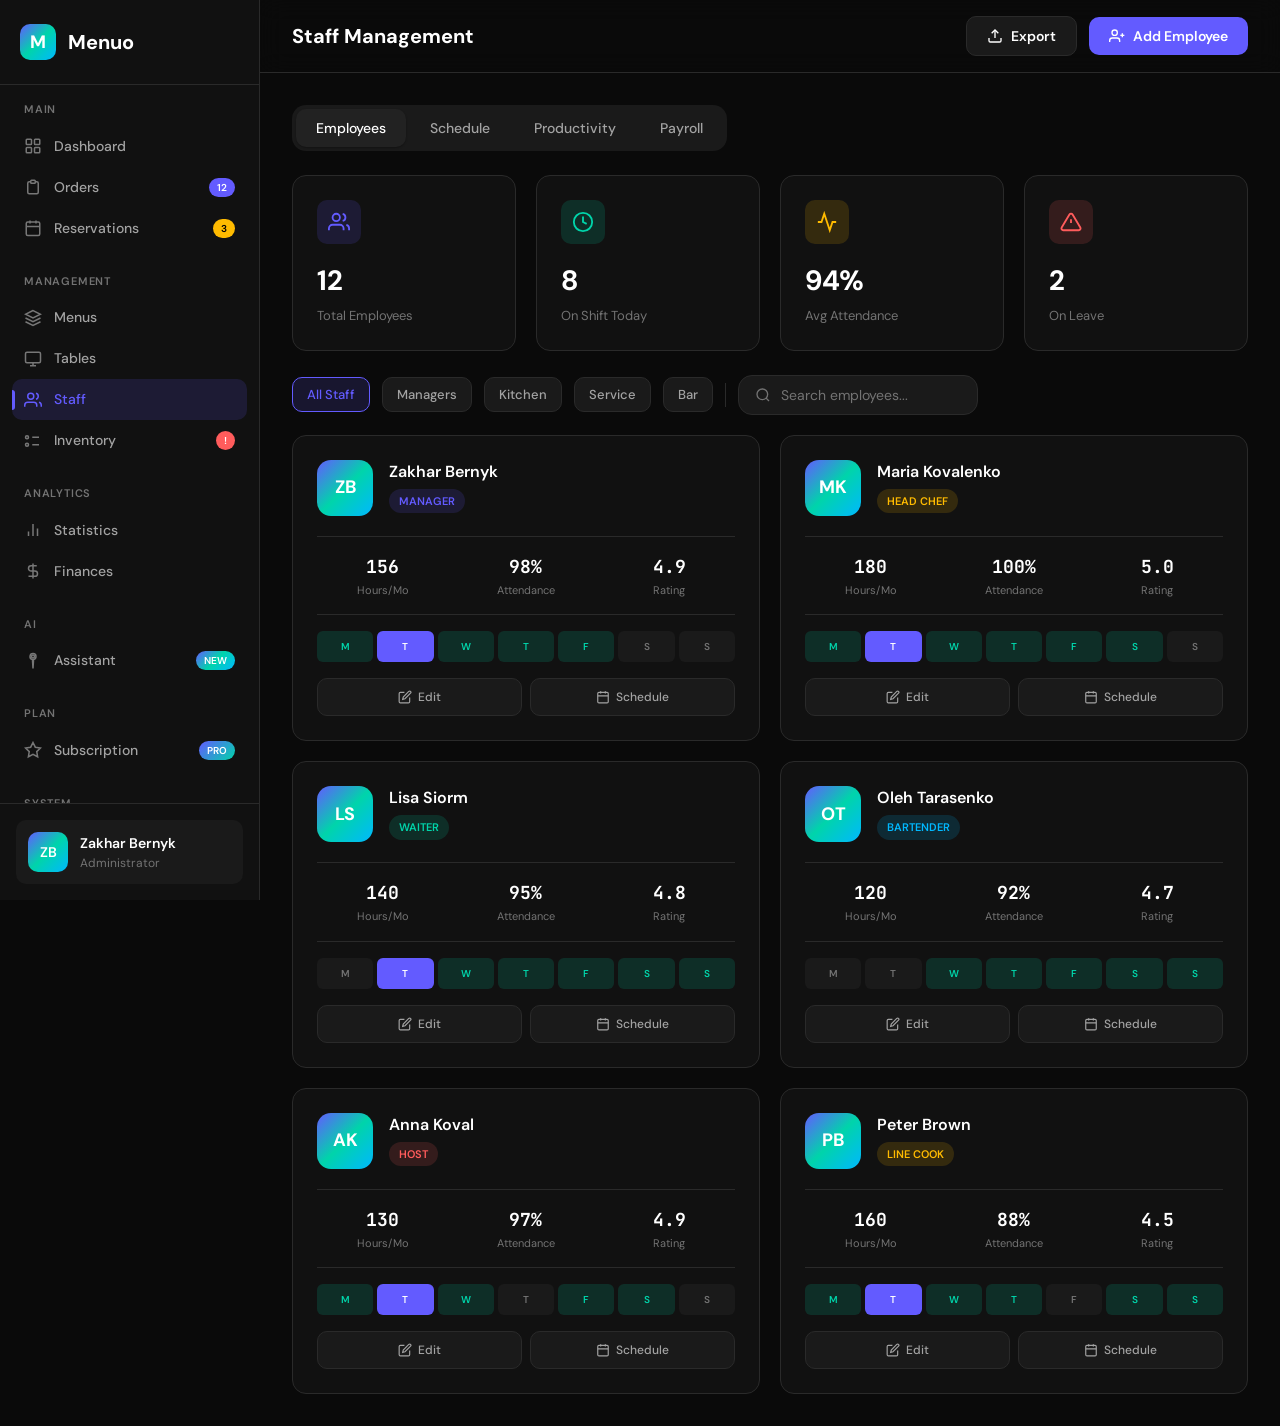
<file: staff.html>
<!DOCTYPE html>
<html lang="en">
<head>
    <meta charset="UTF-8">
    <meta name="viewport" content="width=device-width, initial-scale=1.0">
    <title>Staff — Menuo</title>
    <link rel="preconnect" href="https://fonts.googleapis.com">
    <link rel="preconnect" href="https://fonts.gstatic.com" crossorigin>
    <link href="https://fonts.googleapis.com/css2?family=DM+Sans:opsz,wght@9..40,400;9..40,500;9..40,600;9..40,700&family=JetBrains+Mono:wght@400;500&display=swap" rel="stylesheet">
    <link rel="stylesheet" href="styles.css">
    <style>
        .staff-grid {
            display: grid;
            grid-template-columns: repeat(auto-fill, minmax(320px, 1fr));
            gap: 20px;
        }
        
        .staff-card {
            background: var(--bg-secondary);
            border: 1px solid var(--border-primary);
            border-radius: var(--radius-lg);
            padding: 24px;
            transition: all var(--transition-fast);
        }
        
        .staff-card:hover {
            border-color: var(--border-secondary);
            transform: translateY(-2px);
            box-shadow: var(--shadow-md);
        }
        
        .staff-card-header {
            display: flex;
            align-items: flex-start;
            gap: 16px;
            margin-bottom: 20px;
        }
        
        .staff-avatar {
            width: 56px;
            height: 56px;
            border-radius: var(--radius-lg);
            background: var(--gradient-stripe);
            display: flex;
            align-items: center;
            justify-content: center;
            font-weight: 700;
            font-size: 18px;
            flex-shrink: 0;
        }
        
        .staff-avatar.online::after {
            content: '';
            position: absolute;
            bottom: 2px;
            right: 2px;
            width: 12px;
            height: 12px;
            background: var(--accent-success);
            border: 2px solid var(--bg-secondary);
            border-radius: 50%;
        }
        
        .staff-avatar-wrapper {
            position: relative;
        }
        
        .staff-info h3 {
            font-size: 16px;
            font-weight: 600;
            margin-bottom: 4px;
        }
        
        .staff-role {
            display: inline-flex;
            align-items: center;
            gap: 6px;
            padding: 4px 10px;
            border-radius: 20px;
            font-size: 11px;
            font-weight: 600;
            text-transform: uppercase;
        }
        
        .staff-role.manager {
            background: rgba(99, 91, 255, 0.15);
            color: var(--accent-primary);
        }
        
        .staff-role.chef {
            background: rgba(255, 187, 0, 0.15);
            color: var(--accent-warning);
        }
        
        .staff-role.waiter {
            background: rgba(0, 212, 170, 0.15);
            color: var(--accent-success);
        }
        
        .staff-role.bartender {
            background: rgba(0, 184, 255, 0.15);
            color: var(--accent-info);
        }
        
        .staff-role.host {
            background: rgba(255, 92, 92, 0.15);
            color: var(--accent-danger);
        }
        
        .staff-stats {
            display: grid;
            grid-template-columns: repeat(3, 1fr);
            gap: 12px;
            padding: 16px 0;
            border-top: 1px solid var(--border-primary);
            border-bottom: 1px solid var(--border-primary);
            margin-bottom: 16px;
        }
        
        .staff-stat {
            text-align: center;
        }
        
        .staff-stat-value {
            font-size: 18px;
            font-weight: 700;
            font-family: var(--font-mono);
        }
        
        .staff-stat-label {
            font-size: 11px;
            color: var(--text-tertiary);
            margin-top: 2px;
        }
        
        .staff-schedule {
            display: flex;
            gap: 4px;
            margin-bottom: 16px;
        }
        
        .schedule-day {
            flex: 1;
            padding: 8px 4px;
            background: var(--bg-tertiary);
            border-radius: var(--radius-sm);
            text-align: center;
            font-size: 10px;
            font-weight: 600;
            color: var(--text-tertiary);
        }
        
        .schedule-day.active {
            background: rgba(0, 212, 170, 0.15);
            color: var(--accent-success);
        }
        
        .schedule-day.today {
            background: var(--accent-primary);
            color: white;
        }
        
        .staff-actions {
            display: flex;
            gap: 8px;
        }
        
        .staff-action-btn {
            flex: 1;
            padding: 10px;
            background: var(--bg-tertiary);
            border: 1px solid var(--border-primary);
            border-radius: var(--radius-md);
            color: var(--text-secondary);
            font-size: 12px;
            font-weight: 500;
            font-family: inherit;
            cursor: pointer;
            display: flex;
            align-items: center;
            justify-content: center;
            gap: 6px;
            transition: all var(--transition-fast);
        }
        
        .staff-action-btn:hover {
            background: var(--bg-hover);
            color: var(--text-primary);
        }
        
        .staff-action-btn svg {
            width: 14px;
            height: 14px;
        }
        
        /* Productivity Section */
        .productivity-card {
            background: var(--bg-secondary);
            border: 1px solid var(--border-primary);
            border-radius: var(--radius-lg);
            overflow: hidden;
        }
        
        .productivity-header {
            padding: 20px 24px;
            border-bottom: 1px solid var(--border-primary);
            display: flex;
            align-items: center;
            justify-content: space-between;
        }
        
        .productivity-row {
            display: flex;
            align-items: center;
            padding: 16px 24px;
            border-bottom: 1px solid var(--border-primary);
            transition: background var(--transition-fast);
        }
        
        .productivity-row:hover {
            background: var(--bg-tertiary);
        }
        
        .productivity-row:last-child {
            border-bottom: none;
        }
        
        .productivity-employee {
            display: flex;
            align-items: center;
            gap: 12px;
            width: 200px;
        }
        
        .productivity-employee-avatar {
            width: 36px;
            height: 36px;
            border-radius: var(--radius-md);
            background: var(--gradient-stripe);
            display: flex;
            align-items: center;
            justify-content: center;
            font-size: 12px;
            font-weight: 600;
        }
        
        .productivity-employee-name {
            font-weight: 500;
            font-size: 14px;
        }
        
        .productivity-employee-role {
            font-size: 12px;
            color: var(--text-tertiary);
        }
        
        .productivity-metric {
            flex: 1;
            padding: 0 16px;
        }
        
        .productivity-metric-label {
            font-size: 11px;
            color: var(--text-tertiary);
            margin-bottom: 6px;
        }
        
        .productivity-bar {
            height: 6px;
            background: var(--bg-tertiary);
            border-radius: 3px;
            overflow: hidden;
        }
        
        .productivity-bar-fill {
            height: 100%;
            border-radius: 3px;
            transition: width 0.5s ease;
        }
        
        .productivity-bar-fill.excellent {
            background: var(--accent-success);
        }
        
        .productivity-bar-fill.good {
            background: var(--accent-primary);
        }
        
        .productivity-bar-fill.average {
            background: var(--accent-warning);
        }
        
        .productivity-bar-fill.poor {
            background: var(--accent-danger);
        }
        
        .productivity-value {
            width: 60px;
            text-align: right;
            font-family: var(--font-mono);
            font-weight: 600;
            font-size: 14px;
        }
        
        /* Payroll Section */
        .payroll-summary {
            display: grid;
            grid-template-columns: repeat(4, 1fr);
            gap: 20px;
            margin-bottom: 24px;
        }
        
        .payroll-stat {
            background: var(--bg-secondary);
            border: 1px solid var(--border-primary);
            border-radius: var(--radius-lg);
            padding: 24px;
        }
        
        .payroll-stat-icon {
            width: 44px;
            height: 44px;
            border-radius: var(--radius-md);
            display: flex;
            align-items: center;
            justify-content: center;
            margin-bottom: 16px;
        }
        
        .payroll-stat-icon svg {
            width: 22px;
            height: 22px;
        }
        
        .payroll-stat-icon.blue {
            background: rgba(99, 91, 255, 0.15);
            color: var(--accent-primary);
        }
        
        .payroll-stat-icon.green {
            background: rgba(0, 212, 170, 0.15);
            color: var(--accent-success);
        }
        
        .payroll-stat-icon.yellow {
            background: rgba(255, 187, 0, 0.15);
            color: var(--accent-warning);
        }
        
        .payroll-stat-icon.red {
            background: rgba(255, 92, 92, 0.15);
            color: var(--accent-danger);
        }
        
        .payroll-stat-value {
            font-size: 28px;
            font-weight: 700;
            margin-bottom: 4px;
        }
        
        .payroll-stat-label {
            font-size: 13px;
            color: var(--text-tertiary);
        }
        
        /* Schedule Modal */
        .schedule-grid {
            display: grid;
            grid-template-columns: 80px repeat(7, 1fr);
            gap: 2px;
            background: var(--border-primary);
            border-radius: var(--radius-md);
            overflow: hidden;
        }
        
        .schedule-cell {
            background: var(--bg-secondary);
            padding: 12px 8px;
            text-align: center;
            font-size: 12px;
        }
        
        .schedule-cell.header {
            background: var(--bg-tertiary);
            font-weight: 600;
            color: var(--text-secondary);
        }
        
        .schedule-cell.time {
            background: var(--bg-tertiary);
            font-family: var(--font-mono);
            font-size: 11px;
            color: var(--text-tertiary);
        }
        
        .schedule-cell.shift {
            background: rgba(99, 91, 255, 0.15);
            color: var(--accent-primary);
            font-weight: 500;
            cursor: pointer;
        }
        
        .schedule-cell.shift:hover {
            background: rgba(99, 91, 255, 0.25);
        }
        
        /* Tabs */
        .page-tabs {
            display: flex;
            gap: 4px;
            padding: 4px;
            background: var(--bg-tertiary);
            border-radius: var(--radius-lg);
            margin-bottom: 24px;
            width: fit-content;
        }
        
        .page-tab {
            padding: 10px 20px;
            background: none;
            border: none;
            border-radius: var(--radius-md);
            color: var(--text-secondary);
            font-size: 14px;
            font-weight: 500;
            font-family: inherit;
            cursor: pointer;
            transition: all var(--transition-fast);
        }
        
        .page-tab:hover {
            color: var(--text-primary);
        }
        
        .page-tab.active {
            background: var(--bg-elevated);
            color: var(--text-primary);
            box-shadow: var(--shadow-sm);
        }
        
        .tab-content {
            display: none;
        }
        
        .tab-content.active {
            display: block;
        }
        
        /* Add Employee Modal */
        .modal-overlay {
            display: none;
            position: fixed;
            top: 0;
            left: 0;
            right: 0;
            bottom: 0;
            background: rgba(0, 0, 0, 0.7);
            backdrop-filter: blur(4px);
            z-index: 1000;
            align-items: center;
            justify-content: center;
        }
        
        .modal-overlay.active {
            display: flex;
        }
        
        .modal {
            background: var(--bg-secondary);
            border: 1px solid var(--border-primary);
            border-radius: var(--radius-xl);
            width: 500px;
            max-height: 90vh;
            overflow-y: auto;
        }
        
        .modal-header {
            padding: 24px;
            border-bottom: 1px solid var(--border-primary);
            display: flex;
            align-items: center;
            justify-content: space-between;
        }
        
        .modal-title {
            font-size: 18px;
            font-weight: 600;
        }
        
        .modal-close {
            width: 36px;
            height: 36px;
            background: var(--bg-tertiary);
            border: none;
            border-radius: var(--radius-md);
            color: var(--text-secondary);
            cursor: pointer;
            display: flex;
            align-items: center;
            justify-content: center;
            transition: all var(--transition-fast);
        }
        
        .modal-close:hover {
            background: var(--bg-hover);
            color: var(--text-primary);
        }
        
        .modal-body {
            padding: 24px;
        }
        
        .form-group {
            margin-bottom: 20px;
        }
        
        .form-label {
            display: block;
            font-size: 13px;
            font-weight: 500;
            color: var(--text-secondary);
            margin-bottom: 8px;
        }
        
        .form-input {
            width: 100%;
            padding: 12px 16px;
            background: var(--bg-tertiary);
            border: 1px solid var(--border-primary);
            border-radius: var(--radius-md);
            color: var(--text-primary);
            font-size: 14px;
            font-family: inherit;
            transition: all var(--transition-fast);
        }
        
        .form-input:focus {
            outline: none;
            border-color: var(--accent-primary);
            box-shadow: 0 0 0 3px rgba(99, 91, 255, 0.15);
        }
        
        .form-select {
            width: 100%;
            padding: 12px 16px;
            background: var(--bg-tertiary);
            border: 1px solid var(--border-primary);
            border-radius: var(--radius-md);
            color: var(--text-primary);
            font-size: 14px;
            font-family: inherit;
            cursor: pointer;
        }
        
        .form-row {
            display: grid;
            grid-template-columns: 1fr 1fr;
            gap: 16px;
        }
        
        .modal-footer {
            padding: 20px 24px;
            border-top: 1px solid var(--border-primary);
            display: flex;
            justify-content: flex-end;
            gap: 12px;
        }
    </style>
</head>
<body>
    <div class="app-container">
        <aside class="sidebar">
            <div class="sidebar-header">
                <a href="index.html" class="logo">
                    <div class="logo-icon">M</div>
                    <span class="logo-text">Menuo</span>
                </a>
            </div>
            <nav class="sidebar-nav">
                <div class="nav-section">
                    <div class="nav-section-title">Main</div>
                    <a href="index.html" class="nav-item"><svg viewBox="0 0 24 24" fill="none" stroke="currentColor" stroke-width="2"><rect x="3" y="3" width="7" height="7" rx="1"/><rect x="14" y="3" width="7" height="7" rx="1"/><rect x="3" y="14" width="7" height="7" rx="1"/><rect x="14" y="14" width="7" height="7" rx="1"/></svg>Dashboard</a>
                    <a href="orders.html" class="nav-item"><svg viewBox="0 0 24 24" fill="none" stroke="currentColor" stroke-width="2"><path d="M9 5H7a2 2 0 00-2 2v12a2 2 0 002 2h10a2 2 0 002-2V7a2 2 0 00-2-2h-2"/><rect x="9" y="3" width="6" height="4" rx="1"/></svg>Orders<span class="nav-badge">12</span></a>
                    <a href="reservations.html" class="nav-item"><svg viewBox="0 0 24 24" fill="none" stroke="currentColor" stroke-width="2"><rect x="3" y="4" width="18" height="18" rx="2"/><path d="M16 2v4M8 2v4M3 10h18"/></svg>Reservations<span class="nav-badge warning">3</span></a>
                </div>
                <div class="nav-section">
                    <div class="nav-section-title">Management</div>
                    <a href="menus.html" class="nav-item"><svg viewBox="0 0 24 24" fill="none" stroke="currentColor" stroke-width="2"><path d="M12 2L2 7l10 5 10-5-10-5z"/><path d="M2 17l10 5 10-5M2 12l10 5 10-5"/></svg>Menus</a>
                    <a href="tables.html" class="nav-item"><svg viewBox="0 0 24 24" fill="none" stroke="currentColor" stroke-width="2"><rect x="2" y="3" width="20" height="14" rx="2"/><path d="M8 21h8m-4-4v4"/></svg>Tables</a>
                    <a href="staff.html" class="nav-item active"><svg viewBox="0 0 24 24" fill="none" stroke="currentColor" stroke-width="2"><path d="M17 21v-2a4 4 0 00-4-4H5a4 4 0 00-4 4v2"/><circle cx="9" cy="7" r="4"/><path d="M23 21v-2a4 4 0 00-3-3.87m-4-12a4 4 0 010 7.75"/></svg>Staff</a>
                    <a href="inventory.html" class="nav-item"><svg viewBox="0 0 24 24" fill="none" stroke="currentColor" stroke-width="2"><path d="M20 7h-9m9 10h-9M4 7h.01M4 17h.01"/><circle cx="4" cy="7" r="2"/><circle cx="4" cy="17" r="2"/></svg>Inventory<span class="nav-badge danger">!</span></a>
                </div>
                <div class="nav-section">
                    <div class="nav-section-title">Analytics</div>
                    <a href="statistics.html" class="nav-item"><svg viewBox="0 0 24 24" fill="none" stroke="currentColor" stroke-width="2"><path d="M18 20V10M12 20V4M6 20v-6"/></svg>Statistics</a>
                    <a href="finances.html" class="nav-item"><svg viewBox="0 0 24 24" fill="none" stroke="currentColor" stroke-width="2"><path d="M12 2v20M17 5H9.5a3.5 3.5 0 000 7h5a3.5 3.5 0 010 7H6"/></svg>Finances</a>
                </div>
                <div class="nav-section">
                    <div class="nav-section-title">AI</div>
                    <a href="ai.html" class="nav-item"><svg viewBox="0 0 24 24" fill="none" stroke="currentColor" stroke-width="2"><path d="M12 2a4 4 0 014 4c0 1.95-1.4 3.58-3.25 3.93L12 22l-.75-12.07A4.001 4.001 0 0112 2z"/><circle cx="12" cy="6" r="2"/></svg>Assistant<span class="nav-badge" style="background: var(--gradient-stripe); color: white;">NEW</span></a>
                </div>
                <div class="nav-section">
                    <div class="nav-section-title">Plan</div>
                    <a href="plan.html" class="nav-item"><svg viewBox="0 0 24 24" fill="none" stroke="currentColor" stroke-width="2"><path d="M12 2l3.09 6.26L22 9.27l-5 4.87 1.18 6.88L12 17.77l-6.18 3.25L7 14.14 2 9.27l6.91-1.01L12 2z"/></svg>Subscription<span class="nav-badge" style="background: linear-gradient(135deg, #635bff, #00d4aa); color: white;">PRO</span></a>
                </div>
                <div class="nav-section">
                    <div class="nav-section-title">System</div>
                    <a href="settings.html" class="nav-item"><svg viewBox="0 0 24 24" fill="none" stroke="currentColor" stroke-width="2"><circle cx="12" cy="12" r="3"/><path d="M19.4 15a1.65 1.65 0 00.33 1.82l.06.06a2 2 0 010 2.83 2 2 0 01-2.83 0l-.06-.06a1.65 1.65 0 00-1.82-.33 1.65 1.65 0 00-1 1.51V21a2 2 0 01-2 2 2 2 0 01-2-2v-.09A1.65 1.65 0 009 19.4a1.65 1.65 0 00-1.82.33l-.06.06a2 2 0 01-2.83 0 2 2 0 010-2.83l.06-.06a1.65 1.65 0 00.33-1.82 1.65 1.65 0 00-1.51-1H3a2 2 0 01-2-2 2 2 0 012-2h.09A1.65 1.65 0 004.6 9a1.65 1.65 0 00-.33-1.82l-.06-.06a2 2 0 010-2.83 2 2 0 012.83 0l.06.06a1.65 1.65 0 001.82.33H9a1.65 1.65 0 001-1.51V3a2 2 0 012-2 2 2 0 012 2v.09a1.65 1.65 0 001 1.51 1.65 1.65 0 001.82-.33l.06-.06a2 2 0 012.83 0 2 2 0 010 2.83l-.06.06a1.65 1.65 0 00-.33 1.82V9a1.65 1.65 0 001.51 1H21a2 2 0 012 2 2 2 0 01-2 2h-.09a1.65 1.65 0 00-1.51 1z"/></svg>Settings</a>
                </div>
            </nav>
            <div class="sidebar-footer">
                <div class="user-card">
                    <div class="user-avatar">ZB</div>
                    <div class="user-info">
                        <div class="user-name">Zakhar Bernyk</div>
                        <div class="user-role">Administrator</div>
                    </div>
                </div>
            </div>
        </aside>

        <main class="main-content">
            <header class="header">
                <div class="header-left">
                    <h1 class="page-title">Staff Management</h1>
                </div>
                <div class="header-right">
                    <button class="btn-secondary">
                        <svg viewBox="0 0 24 24" fill="none" stroke="currentColor" stroke-width="2"><path d="M21 15v4a2 2 0 01-2 2H5a2 2 0 01-2-2v-4"/><polyline points="17 8 12 3 7 8"/><line x1="12" y1="3" x2="12" y2="15"/></svg>
                        Export
                    </button>
                    <button class="btn-primary" onclick="openAddEmployeeModal()">
                        <svg viewBox="0 0 24 24" fill="none" stroke="currentColor" stroke-width="2"><path d="M16 21v-2a4 4 0 00-4-4H5a4 4 0 00-4 4v2"/><circle cx="8.5" cy="7" r="4"/><line x1="20" y1="8" x2="20" y2="14"/><line x1="23" y1="11" x2="17" y2="11"/></svg>
                        Add Employee
                    </button>
                </div>
            </header>

            <div class="dashboard">
                <!-- Page Tabs -->
                <div class="page-tabs">
                    <button class="page-tab active" onclick="switchTab('employees')">Employees</button>
                    <button class="page-tab" onclick="switchTab('schedule')">Schedule</button>
                    <button class="page-tab" onclick="switchTab('productivity')">Productivity</button>
                    <button class="page-tab" onclick="switchTab('payroll')">Payroll</button>
                </div>

                <!-- Employees Tab -->
                <div class="tab-content active" id="employees-tab">
                    <!-- Summary Stats -->
                    <div class="payroll-summary" style="margin-bottom: 24px;">
                        <div class="payroll-stat">
                            <div class="payroll-stat-icon blue">
                                <svg viewBox="0 0 24 24" fill="none" stroke="currentColor" stroke-width="2"><path d="M17 21v-2a4 4 0 00-4-4H5a4 4 0 00-4 4v2"/><circle cx="9" cy="7" r="4"/><path d="M23 21v-2a4 4 0 00-3-3.87m-4-12a4 4 0 010 7.75"/></svg>
                            </div>
                            <div class="payroll-stat-value">12</div>
                            <div class="payroll-stat-label">Total Employees</div>
                        </div>
                        <div class="payroll-stat">
                            <div class="payroll-stat-icon green">
                                <svg viewBox="0 0 24 24" fill="none" stroke="currentColor" stroke-width="2"><circle cx="12" cy="12" r="10"/><polyline points="12 6 12 12 16 14"/></svg>
                            </div>
                            <div class="payroll-stat-value">8</div>
                            <div class="payroll-stat-label">On Shift Today</div>
                        </div>
                        <div class="payroll-stat">
                            <div class="payroll-stat-icon yellow">
                                <svg viewBox="0 0 24 24" fill="none" stroke="currentColor" stroke-width="2"><path d="M22 12h-4l-3 9L9 3l-3 9H2"/></svg>
                            </div>
                            <div class="payroll-stat-value">94%</div>
                            <div class="payroll-stat-label">Avg Attendance</div>
                        </div>
                        <div class="payroll-stat">
                            <div class="payroll-stat-icon red">
                                <svg viewBox="0 0 24 24" fill="none" stroke="currentColor" stroke-width="2"><path d="M10.29 3.86L1.82 18a2 2 0 001.71 3h16.94a2 2 0 001.71-3L13.71 3.86a2 2 0 00-3.42 0z"/><line x1="12" y1="9" x2="12" y2="13"/><line x1="12" y1="17" x2="12.01" y2="17"/></svg>
                            </div>
                            <div class="payroll-stat-value">2</div>
                            <div class="payroll-stat-label">On Leave</div>
                        </div>
                    </div>

                    <!-- Filter Bar -->
                    <div class="filter-bar">
                        <button class="filter-btn active">All Staff</button>
                        <button class="filter-btn">Managers</button>
                        <button class="filter-btn">Kitchen</button>
                        <button class="filter-btn">Service</button>
                        <button class="filter-btn">Bar</button>
                        <div class="filter-divider"></div>
                        <div class="search-bar" style="width: 240px;">
                            <svg viewBox="0 0 24 24" fill="none" stroke="currentColor" stroke-width="2"><circle cx="11" cy="11" r="8"/><path d="M21 21l-4.35-4.35"/></svg>
                            <input type="text" placeholder="Search employees...">
                        </div>
                    </div>

                    <!-- Staff Grid -->
                    <div class="staff-grid">
                        <!-- Employee 1 - Manager -->
                        <div class="staff-card">
                            <div class="staff-card-header">
                                <div class="staff-avatar-wrapper">
                                    <div class="staff-avatar">ZB</div>
                                </div>
                                <div class="staff-info">
                                    <h3>Zakhar Bernyk</h3>
                                    <span class="staff-role manager">Manager</span>
                                </div>
                            </div>
                            <div class="staff-stats">
                                <div class="staff-stat">
                                    <div class="staff-stat-value">156</div>
                                    <div class="staff-stat-label">Hours/Mo</div>
                                </div>
                                <div class="staff-stat">
                                    <div class="staff-stat-value">98%</div>
                                    <div class="staff-stat-label">Attendance</div>
                                </div>
                                <div class="staff-stat">
                                    <div class="staff-stat-value">4.9</div>
                                    <div class="staff-stat-label">Rating</div>
                                </div>
                            </div>
                            <div class="staff-schedule">
                                <div class="schedule-day active">M</div>
                                <div class="schedule-day today">T</div>
                                <div class="schedule-day active">W</div>
                                <div class="schedule-day active">T</div>
                                <div class="schedule-day active">F</div>
                                <div class="schedule-day">S</div>
                                <div class="schedule-day">S</div>
                            </div>
                            <div class="staff-actions">
                                <button class="staff-action-btn" onclick="openEditEmployeeModal('Zakhar Bernyk', 'Manager', 28, 'zakhar@menuo.com', '+1 555-0101')">
                                    <svg viewBox="0 0 24 24" fill="none" stroke="currentColor" stroke-width="2"><path d="M11 4H4a2 2 0 00-2 2v14a2 2 0 002 2h14a2 2 0 002-2v-7"/><path d="M18.5 2.5a2.121 2.121 0 013 3L12 15l-4 1 1-4 9.5-9.5z"/></svg>
                                    Edit
                                </button>
                                <button class="staff-action-btn">
                                    <svg viewBox="0 0 24 24" fill="none" stroke="currentColor" stroke-width="2"><rect x="3" y="4" width="18" height="18" rx="2"/><path d="M16 2v4M8 2v4M3 10h18"/></svg>
                                    Schedule
                                </button>
                            </div>
                        </div>

                        <!-- Employee 2 - Chef -->
                        <div class="staff-card">
                            <div class="staff-card-header">
                                <div class="staff-avatar-wrapper">
                                    <div class="staff-avatar">MK</div>
                                </div>
                                <div class="staff-info">
                                    <h3>Maria Kovalenko</h3>
                                    <span class="staff-role chef">Head Chef</span>
                                </div>
                            </div>
                            <div class="staff-stats">
                                <div class="staff-stat">
                                    <div class="staff-stat-value">180</div>
                                    <div class="staff-stat-label">Hours/Mo</div>
                                </div>
                                <div class="staff-stat">
                                    <div class="staff-stat-value">100%</div>
                                    <div class="staff-stat-label">Attendance</div>
                                </div>
                                <div class="staff-stat">
                                    <div class="staff-stat-value">5.0</div>
                                    <div class="staff-stat-label">Rating</div>
                                </div>
                            </div>
                            <div class="staff-schedule">
                                <div class="schedule-day active">M</div>
                                <div class="schedule-day today">T</div>
                                <div class="schedule-day active">W</div>
                                <div class="schedule-day active">T</div>
                                <div class="schedule-day active">F</div>
                                <div class="schedule-day active">S</div>
                                <div class="schedule-day">S</div>
                            </div>
                            <div class="staff-actions">
                                <button class="staff-action-btn" onclick="openEditEmployeeModal('Maria Kovalenko', 'Head Chef', 32, 'maria@menuo.com', '+1 555-0102')">
                                    <svg viewBox="0 0 24 24" fill="none" stroke="currentColor" stroke-width="2"><path d="M11 4H4a2 2 0 00-2 2v14a2 2 0 002 2h14a2 2 0 002-2v-7"/><path d="M18.5 2.5a2.121 2.121 0 013 3L12 15l-4 1 1-4 9.5-9.5z"/></svg>
                                    Edit
                                </button>
                                <button class="staff-action-btn">
                                    <svg viewBox="0 0 24 24" fill="none" stroke="currentColor" stroke-width="2"><rect x="3" y="4" width="18" height="18" rx="2"/><path d="M16 2v4M8 2v4M3 10h18"/></svg>
                                    Schedule
                                </button>
                            </div>
                        </div>

                        <!-- Employee 3 - Waiter -->
                        <div class="staff-card">
                            <div class="staff-card-header">
                                <div class="staff-avatar-wrapper">
                                    <div class="staff-avatar">LS</div>
                                </div>
                                <div class="staff-info">
                                    <h3>Lisa Siorm</h3>
                                    <span class="staff-role waiter">Waiter</span>
                                </div>
                            </div>
                            <div class="staff-stats">
                                <div class="staff-stat">
                                    <div class="staff-stat-value">140</div>
                                    <div class="staff-stat-label">Hours/Mo</div>
                                </div>
                                <div class="staff-stat">
                                    <div class="staff-stat-value">95%</div>
                                    <div class="staff-stat-label">Attendance</div>
                                </div>
                                <div class="staff-stat">
                                    <div class="staff-stat-value">4.8</div>
                                    <div class="staff-stat-label">Rating</div>
                                </div>
                            </div>
                            <div class="staff-schedule">
                                <div class="schedule-day">M</div>
                                <div class="schedule-day today">T</div>
                                <div class="schedule-day active">W</div>
                                <div class="schedule-day active">T</div>
                                <div class="schedule-day active">F</div>
                                <div class="schedule-day active">S</div>
                                <div class="schedule-day active">S</div>
                            </div>
                            <div class="staff-actions">
                                <button class="staff-action-btn" onclick="openEditEmployeeModal('Lisa Siorm', 'Waiter', 15, 'lisa@menuo.com', '+1 555-0103')">
                                    <svg viewBox="0 0 24 24" fill="none" stroke="currentColor" stroke-width="2"><path d="M11 4H4a2 2 0 00-2 2v14a2 2 0 002 2h14a2 2 0 002-2v-7"/><path d="M18.5 2.5a2.121 2.121 0 013 3L12 15l-4 1 1-4 9.5-9.5z"/></svg>
                                    Edit
                                </button>
                                <button class="staff-action-btn">
                                    <svg viewBox="0 0 24 24" fill="none" stroke="currentColor" stroke-width="2"><rect x="3" y="4" width="18" height="18" rx="2"/><path d="M16 2v4M8 2v4M3 10h18"/></svg>
                                    Schedule
                                </button>
                            </div>
                        </div>

                        <!-- Employee 4 - Bartender -->
                        <div class="staff-card">
                            <div class="staff-card-header">
                                <div class="staff-avatar-wrapper">
                                    <div class="staff-avatar">OT</div>
                                </div>
                                <div class="staff-info">
                                    <h3>Oleh Tarasenko</h3>
                                    <span class="staff-role bartender">Bartender</span>
                                </div>
                            </div>
                            <div class="staff-stats">
                                <div class="staff-stat">
                                    <div class="staff-stat-value">120</div>
                                    <div class="staff-stat-label">Hours/Mo</div>
                                </div>
                                <div class="staff-stat">
                                    <div class="staff-stat-value">92%</div>
                                    <div class="staff-stat-label">Attendance</div>
                                </div>
                                <div class="staff-stat">
                                    <div class="staff-stat-value">4.7</div>
                                    <div class="staff-stat-label">Rating</div>
                                </div>
                            </div>
                            <div class="staff-schedule">
                                <div class="schedule-day">M</div>
                                <div class="schedule-day">T</div>
                                <div class="schedule-day active">W</div>
                                <div class="schedule-day active">T</div>
                                <div class="schedule-day active">F</div>
                                <div class="schedule-day active">S</div>
                                <div class="schedule-day active">S</div>
                            </div>
                            <div class="staff-actions">
                                <button class="staff-action-btn" onclick="openEditEmployeeModal('Oleh Tarasenko', 'Bartender', 18, 'oleh@menuo.com', '+1 555-0104')">
                                    <svg viewBox="0 0 24 24" fill="none" stroke="currentColor" stroke-width="2"><path d="M11 4H4a2 2 0 00-2 2v14a2 2 0 002 2h14a2 2 0 002-2v-7"/><path d="M18.5 2.5a2.121 2.121 0 013 3L12 15l-4 1 1-4 9.5-9.5z"/></svg>
                                    Edit
                                </button>
                                <button class="staff-action-btn">
                                    <svg viewBox="0 0 24 24" fill="none" stroke="currentColor" stroke-width="2"><rect x="3" y="4" width="18" height="18" rx="2"/><path d="M16 2v4M8 2v4M3 10h18"/></svg>
                                    Schedule
                                </button>
                            </div>
                        </div>

                        <!-- Employee 5 - Host -->
                        <div class="staff-card">
                            <div class="staff-card-header">
                                <div class="staff-avatar-wrapper">
                                    <div class="staff-avatar">AK</div>
                                </div>
                                <div class="staff-info">
                                    <h3>Anna Koval</h3>
                                    <span class="staff-role host">Host</span>
                                </div>
                            </div>
                            <div class="staff-stats">
                                <div class="staff-stat">
                                    <div class="staff-stat-value">130</div>
                                    <div class="staff-stat-label">Hours/Mo</div>
                                </div>
                                <div class="staff-stat">
                                    <div class="staff-stat-value">97%</div>
                                    <div class="staff-stat-label">Attendance</div>
                                </div>
                                <div class="staff-stat">
                                    <div class="staff-stat-value">4.9</div>
                                    <div class="staff-stat-label">Rating</div>
                                </div>
                            </div>
                            <div class="staff-schedule">
                                <div class="schedule-day active">M</div>
                                <div class="schedule-day today">T</div>
                                <div class="schedule-day active">W</div>
                                <div class="schedule-day">T</div>
                                <div class="schedule-day active">F</div>
                                <div class="schedule-day active">S</div>
                                <div class="schedule-day">S</div>
                            </div>
                            <div class="staff-actions">
                                <button class="staff-action-btn" onclick="openEditEmployeeModal('Anna Koval', 'Host', 14, 'anna@menuo.com', '+1 555-0105')">
                                    <svg viewBox="0 0 24 24" fill="none" stroke="currentColor" stroke-width="2"><path d="M11 4H4a2 2 0 00-2 2v14a2 2 0 002 2h14a2 2 0 002-2v-7"/><path d="M18.5 2.5a2.121 2.121 0 013 3L12 15l-4 1 1-4 9.5-9.5z"/></svg>
                                    Edit
                                </button>
                                <button class="staff-action-btn">
                                    <svg viewBox="0 0 24 24" fill="none" stroke="currentColor" stroke-width="2"><rect x="3" y="4" width="18" height="18" rx="2"/><path d="M16 2v4M8 2v4M3 10h18"/></svg>
                                    Schedule
                                </button>
                            </div>
                        </div>

                        <!-- Employee 6 - Cook -->
                        <div class="staff-card">
                            <div class="staff-card-header">
                                <div class="staff-avatar-wrapper">
                                    <div class="staff-avatar">PB</div>
                                </div>
                                <div class="staff-info">
                                    <h3>Peter Brown</h3>
                                    <span class="staff-role chef">Line Cook</span>
                                </div>
                            </div>
                            <div class="staff-stats">
                                <div class="staff-stat">
                                    <div class="staff-stat-value">160</div>
                                    <div class="staff-stat-label">Hours/Mo</div>
                                </div>
                                <div class="staff-stat">
                                    <div class="staff-stat-value">88%</div>
                                    <div class="staff-stat-label">Attendance</div>
                                </div>
                                <div class="staff-stat">
                                    <div class="staff-stat-value">4.5</div>
                                    <div class="staff-stat-label">Rating</div>
                                </div>
                            </div>
                            <div class="staff-schedule">
                                <div class="schedule-day active">M</div>
                                <div class="schedule-day today">T</div>
                                <div class="schedule-day active">W</div>
                                <div class="schedule-day active">T</div>
                                <div class="schedule-day">F</div>
                                <div class="schedule-day active">S</div>
                                <div class="schedule-day active">S</div>
                            </div>
                            <div class="staff-actions">
                                <button class="staff-action-btn" onclick="openEditEmployeeModal('Peter Brown', 'Line Cook', 16, 'peter@menuo.com', '+1 555-0106')">
                                    <svg viewBox="0 0 24 24" fill="none" stroke="currentColor" stroke-width="2"><path d="M11 4H4a2 2 0 00-2 2v14a2 2 0 002 2h14a2 2 0 002-2v-7"/><path d="M18.5 2.5a2.121 2.121 0 013 3L12 15l-4 1 1-4 9.5-9.5z"/></svg>
                                    Edit
                                </button>
                                <button class="staff-action-btn">
                                    <svg viewBox="0 0 24 24" fill="none" stroke="currentColor" stroke-width="2"><rect x="3" y="4" width="18" height="18" rx="2"/><path d="M16 2v4M8 2v4M3 10h18"/></svg>
                                    Schedule
                                </button>
                            </div>
                        </div>
                    </div>
                </div>

                <!-- Schedule Tab -->
                <div class="tab-content" id="schedule-tab">
                    <div class="card">
                        <div class="card-header">
                            <div style="display: flex; align-items: center; gap: 16px;">
                                <button class="calendar-nav-btn">
                                    <svg viewBox="0 0 24 24" fill="none" stroke="currentColor" stroke-width="2"><path d="M15 18l-6-6 6-6"/></svg>
                                </button>
                                <h2 class="card-title">January 6 - 12, 2026</h2>
                                <button class="calendar-nav-btn">
                                    <svg viewBox="0 0 24 24" fill="none" stroke="currentColor" stroke-width="2"><path d="M9 18l6-6-6-6"/></svg>
                                </button>
                            </div>
                            <div class="card-actions">
                                <button class="btn-secondary">
                                    <svg viewBox="0 0 24 24" fill="none" stroke="currentColor" stroke-width="2" style="width: 16px; height: 16px;"><path d="M21 15v4a2 2 0 01-2 2H5a2 2 0 01-2-2v-4"/><polyline points="7 10 12 15 17 10"/><line x1="12" y1="15" x2="12" y2="3"/></svg>
                                    Export
                                </button>
                                <button class="btn-primary">
                                    <svg viewBox="0 0 24 24" fill="none" stroke="currentColor" stroke-width="2" style="width: 16px; height: 16px;"><path d="M12 5v14M5 12h14"/></svg>
                                    Add Shift
                                </button>
                            </div>
                        </div>
                        <div class="card-body" style="overflow-x: auto;">
                            <div class="schedule-grid">
                                <div class="schedule-cell header"></div>
                                <div class="schedule-cell header">Mon 6</div>
                                <div class="schedule-cell header">Tue 7</div>
                                <div class="schedule-cell header">Wed 8</div>
                                <div class="schedule-cell header">Thu 9</div>
                                <div class="schedule-cell header">Fri 10</div>
                                <div class="schedule-cell header">Sat 11</div>
                                <div class="schedule-cell header">Sun 12</div>

                                <div class="schedule-cell time">Morning<br>6AM-2PM</div>
                                <div class="schedule-cell shift">MK, PB</div>
                                <div class="schedule-cell shift">MK, PB</div>
                                <div class="schedule-cell shift">MK</div>
                                <div class="schedule-cell shift">MK, PB</div>
                                <div class="schedule-cell shift">MK, PB</div>
                                <div class="schedule-cell shift">MK, PB</div>
                                <div class="schedule-cell">-</div>

                                <div class="schedule-cell time">Day<br>10AM-6PM</div>
                                <div class="schedule-cell shift">ZB, LS, AK</div>
                                <div class="schedule-cell shift">ZB, AK</div>
                                <div class="schedule-cell shift">ZB, LS, AK</div>
                                <div class="schedule-cell shift">ZB, LS</div>
                                <div class="schedule-cell shift">ZB, LS, AK</div>
                                <div class="schedule-cell shift">LS, AK</div>
                                <div class="schedule-cell shift">LS</div>

                                <div class="schedule-cell time">Evening<br>4PM-12AM</div>
                                <div class="schedule-cell">-</div>
                                <div class="schedule-cell">-</div>
                                <div class="schedule-cell shift">OT, LS</div>
                                <div class="schedule-cell shift">OT, LS</div>
                                <div class="schedule-cell shift">OT, LS, PB</div>
                                <div class="schedule-cell shift">OT, LS, PB</div>
                                <div class="schedule-cell shift">OT, LS, PB</div>
                            </div>
                        </div>
                    </div>
                </div>

                <!-- Productivity Tab -->
                <div class="tab-content" id="productivity-tab">
                    <div class="productivity-card">
                        <div class="productivity-header">
                            <h2 class="card-title">Performance Overview</h2>
                            <div class="card-actions">
                                <button class="card-btn">This Month</button>
                                <button class="card-btn">Export Report</button>
                            </div>
                        </div>
                        
                        <div class="productivity-row">
                            <div class="productivity-employee">
                                <div class="productivity-employee-avatar">MK</div>
                                <div>
                                    <div class="productivity-employee-name">Maria Kovalenko</div>
                                    <div class="productivity-employee-role">Head Chef</div>
                                </div>
                            </div>
                            <div class="productivity-metric">
                                <div class="productivity-metric-label">Orders Completed</div>
                                <div class="productivity-bar">
                                    <div class="productivity-bar-fill excellent" style="width: 98%"></div>
                                </div>
                            </div>
                            <div class="productivity-value" style="color: var(--accent-success)">98%</div>
                            <div class="productivity-metric">
                                <div class="productivity-metric-label">Avg Prep Time</div>
                                <div class="productivity-bar">
                                    <div class="productivity-bar-fill excellent" style="width: 95%"></div>
                                </div>
                            </div>
                            <div class="productivity-value">12m</div>
                        </div>

                        <div class="productivity-row">
                            <div class="productivity-employee">
                                <div class="productivity-employee-avatar">LS</div>
                                <div>
                                    <div class="productivity-employee-name">Lisa Siorm</div>
                                    <div class="productivity-employee-role">Waiter</div>
                                </div>
                            </div>
                            <div class="productivity-metric">
                                <div class="productivity-metric-label">Tables Served</div>
                                <div class="productivity-bar">
                                    <div class="productivity-bar-fill good" style="width: 87%"></div>
                                </div>
                            </div>
                            <div class="productivity-value" style="color: var(--accent-primary)">87%</div>
                            <div class="productivity-metric">
                                <div class="productivity-metric-label">Avg Tips</div>
                                <div class="productivity-bar">
                                    <div class="productivity-bar-fill excellent" style="width: 92%"></div>
                                </div>
                            </div>
                            <div class="productivity-value">$185</div>
                        </div>

                        <div class="productivity-row">
                            <div class="productivity-employee">
                                <div class="productivity-employee-avatar">OT</div>
                                <div>
                                    <div class="productivity-employee-name">Oleh Tarasenko</div>
                                    <div class="productivity-employee-role">Bartender</div>
                                </div>
                            </div>
                            <div class="productivity-metric">
                                <div class="productivity-metric-label">Drinks Made</div>
                                <div class="productivity-bar">
                                    <div class="productivity-bar-fill good" style="width: 85%"></div>
                                </div>
                            </div>
                            <div class="productivity-value" style="color: var(--accent-primary)">85%</div>
                            <div class="productivity-metric">
                                <div class="productivity-metric-label">Upsell Rate</div>
                                <div class="productivity-bar">
                                    <div class="productivity-bar-fill average" style="width: 72%"></div>
                                </div>
                            </div>
                            <div class="productivity-value">72%</div>
                        </div>

                        <div class="productivity-row">
                            <div class="productivity-employee">
                                <div class="productivity-employee-avatar">AK</div>
                                <div>
                                    <div class="productivity-employee-name">Anna Koval</div>
                                    <div class="productivity-employee-role">Host</div>
                                </div>
                            </div>
                            <div class="productivity-metric">
                                <div class="productivity-metric-label">Guests Seated</div>
                                <div class="productivity-bar">
                                    <div class="productivity-bar-fill excellent" style="width: 96%"></div>
                                </div>
                            </div>
                            <div class="productivity-value" style="color: var(--accent-success)">96%</div>
                            <div class="productivity-metric">
                                <div class="productivity-metric-label">Wait Time Mgmt</div>
                                <div class="productivity-bar">
                                    <div class="productivity-bar-fill good" style="width: 88%"></div>
                                </div>
                            </div>
                            <div class="productivity-value">88%</div>
                        </div>

                        <div class="productivity-row">
                            <div class="productivity-employee">
                                <div class="productivity-employee-avatar">PB</div>
                                <div>
                                    <div class="productivity-employee-name">Peter Brown</div>
                                    <div class="productivity-employee-role">Line Cook</div>
                                </div>
                            </div>
                            <div class="productivity-metric">
                                <div class="productivity-metric-label">Orders Completed</div>
                                <div class="productivity-bar">
                                    <div class="productivity-bar-fill average" style="width: 78%"></div>
                                </div>
                            </div>
                            <div class="productivity-value" style="color: var(--accent-warning)">78%</div>
                            <div class="productivity-metric">
                                <div class="productivity-metric-label">Avg Prep Time</div>
                                <div class="productivity-bar">
                                    <div class="productivity-bar-fill average" style="width: 70%"></div>
                                </div>
                            </div>
                            <div class="productivity-value">18m</div>
                        </div>
                    </div>
                </div>

                <!-- Payroll Tab -->
                <div class="tab-content" id="payroll-tab">
                    <!-- Payroll Summary -->
                    <div class="payroll-summary">
                        <div class="payroll-stat">
                            <div class="payroll-stat-icon blue">
                                <svg viewBox="0 0 24 24" fill="none" stroke="currentColor" stroke-width="2"><path d="M12 2v20M17 5H9.5a3.5 3.5 0 000 7h5a3.5 3.5 0 010 7H6"/></svg>
                            </div>
                            <div class="payroll-stat-value">$24,850</div>
                            <div class="payroll-stat-label">Total Payroll (Month)</div>
                        </div>
                        <div class="payroll-stat">
                            <div class="payroll-stat-icon green">
                                <svg viewBox="0 0 24 24" fill="none" stroke="currentColor" stroke-width="2"><circle cx="12" cy="12" r="10"/><polyline points="12 6 12 12 16 14"/></svg>
                            </div>
                            <div class="payroll-stat-value">1,246</div>
                            <div class="payroll-stat-label">Total Hours</div>
                        </div>
                        <div class="payroll-stat">
                            <div class="payroll-stat-icon yellow">
                                <svg viewBox="0 0 24 24" fill="none" stroke="currentColor" stroke-width="2"><path d="M22 12h-4l-3 9L9 3l-3 9H2"/></svg>
                            </div>
                            <div class="payroll-stat-value">$2,340</div>
                            <div class="payroll-stat-label">Total Tips</div>
                        </div>
                        <div class="payroll-stat">
                            <div class="payroll-stat-icon red">
                                <svg viewBox="0 0 24 24" fill="none" stroke="currentColor" stroke-width="2"><rect x="1" y="4" width="22" height="16" rx="2"/><path d="M1 10h22"/></svg>
                            </div>
                            <div class="payroll-stat-value">Jan 15</div>
                            <div class="payroll-stat-label">Next Payday</div>
                        </div>
                    </div>

                    <!-- Payroll Table -->
                    <div class="card">
                        <div class="card-header">
                            <h2 class="card-title">January 2026 Payroll</h2>
                            <div class="card-actions">
                                <button class="card-btn">Download PDF</button>
                                <button class="btn-primary">
                                    <svg viewBox="0 0 24 24" fill="none" stroke="currentColor" stroke-width="2" style="width: 16px; height: 16px;"><path d="M22 11.08V12a10 10 0 11-5.93-9.14"/><polyline points="22 4 12 14.01 9 11.01"/></svg>
                                    Process Payroll
                                </button>
                            </div>
                        </div>
                        <table class="data-table">
                            <thead>
                                <tr>
                                    <th>Employee</th>
                                    <th>Role</th>
                                    <th>Hours</th>
                                    <th>Rate</th>
                                    <th>Base Pay</th>
                                    <th>Tips</th>
                                    <th>Total</th>
                                    <th>Status</th>
                                </tr>
                            </thead>
                            <tbody>
                                <tr>
                                    <td>
                                        <div class="table-customer">
                                            <div class="table-customer-avatar">ZB</div>
                                            <div class="table-customer-info">
                                                <span class="table-customer-name">Zakhar Bernyk</span>
                                                <span class="table-customer-email"><a href="/cdn-cgi/l/email-protection" class="__cf_email__" data-cfemail="1a607b71727b685a777f746f7534797577">[email&#160;protected]</a></span>
                                            </div>
                                        </div>
                                    </td>
                                    <td><span class="staff-role manager">Manager</span></td>
                                    <td style="font-family: var(--font-mono);">156</td>
                                    <td style="font-family: var(--font-mono);">$28/hr</td>
                                    <td style="font-family: var(--font-mono); font-weight: 600;">$4,368</td>
                                    <td style="font-family: var(--font-mono);">-</td>
                                    <td style="font-family: var(--font-mono); font-weight: 700; color: var(--accent-success);">$4,368</td>
                                    <td><span class="status-badge confirmed"><span class="status-dot"></span>Paid</span></td>
                                </tr>
                                <tr>
                                    <td>
                                        <div class="table-customer">
                                            <div class="table-customer-avatar">MK</div>
                                            <div class="table-customer-info">
                                                <span class="table-customer-name">Maria Kovalenko</span>
                                                <span class="table-customer-email"><a href="/cdn-cgi/l/email-protection" class="__cf_email__" data-cfemail="82efe3f0ebe3c2efe7ecf7edace1edef">[email&#160;protected]</a></span>
                                            </div>
                                        </div>
                                    </td>
                                    <td><span class="staff-role chef">Head Chef</span></td>
                                    <td style="font-family: var(--font-mono);">180</td>
                                    <td style="font-family: var(--font-mono);">$32/hr</td>
                                    <td style="font-family: var(--font-mono); font-weight: 600;">$5,760</td>
                                    <td style="font-family: var(--font-mono);">-</td>
                                    <td style="font-family: var(--font-mono); font-weight: 700; color: var(--accent-success);">$5,760</td>
                                    <td><span class="status-badge confirmed"><span class="status-dot"></span>Paid</span></td>
                                </tr>
                                <tr>
                                    <td>
                                        <div class="table-customer">
                                            <div class="table-customer-avatar">LS</div>
                                            <div class="table-customer-info">
                                                <span class="table-customer-name">Lisa Siorm</span>
                                                <span class="table-customer-email"><a href="/cdn-cgi/l/email-protection" class="__cf_email__" data-cfemail="472b2e3426072a222932286924282a">[email&#160;protected]</a></span>
                                            </div>
                                        </div>
                                    </td>
                                    <td><span class="staff-role waiter">Waiter</span></td>
                                    <td style="font-family: var(--font-mono);">140</td>
                                    <td style="font-family: var(--font-mono);">$15/hr</td>
                                    <td style="font-family: var(--font-mono); font-weight: 600;">$2,100</td>
                                    <td style="font-family: var(--font-mono); color: var(--accent-success);">+$720</td>
                                    <td style="font-family: var(--font-mono); font-weight: 700; color: var(--accent-success);">$2,820</td>
                                    <td><span class="status-badge pending"><span class="status-dot"></span>Pending</span></td>
                                </tr>
                                <tr>
                                    <td>
                                        <div class="table-customer">
                                            <div class="table-customer-avatar">OT</div>
                                            <div class="table-customer-info">
                                                <span class="table-customer-name">Oleh Tarasenko</span>
                                                <span class="table-customer-email"><a href="/cdn-cgi/l/email-protection" class="__cf_email__" data-cfemail="610e0d0409210c040f140e4f020e0c">[email&#160;protected]</a></span>
                                            </div>
                                        </div>
                                    </td>
                                    <td><span class="staff-role bartender">Bartender</span></td>
                                    <td style="font-family: var(--font-mono);">120</td>
                                    <td style="font-family: var(--font-mono);">$18/hr</td>
                                    <td style="font-family: var(--font-mono); font-weight: 600;">$2,160</td>
                                    <td style="font-family: var(--font-mono); color: var(--accent-success);">+$890</td>
                                    <td style="font-family: var(--font-mono); font-weight: 700; color: var(--accent-success);">$3,050</td>
                                    <td><span class="status-badge pending"><span class="status-dot"></span>Pending</span></td>
                                </tr>
                                <tr>
                                    <td>
                                        <div class="table-customer">
                                            <div class="table-customer-avatar">AK</div>
                                            <div class="table-customer-info">
                                                <span class="table-customer-name">Anna Koval</span>
                                                <span class="table-customer-email"><a href="/cdn-cgi/l/email-protection" class="__cf_email__" data-cfemail="a1c0cfcfc0e1ccc4cfd4ce8fc2cecc">[email&#160;protected]</a></span>
                                            </div>
                                        </div>
                                    </td>
                                    <td><span class="staff-role host">Host</span></td>
                                    <td style="font-family: var(--font-mono);">130</td>
                                    <td style="font-family: var(--font-mono);">$14/hr</td>
                                    <td style="font-family: var(--font-mono); font-weight: 600;">$1,820</td>
                                    <td style="font-family: var(--font-mono); color: var(--accent-success);">+$320</td>
                                    <td style="font-family: var(--font-mono); font-weight: 700; color: var(--accent-success);">$2,140</td>
                                    <td><span class="status-badge pending"><span class="status-dot"></span>Pending</span></td>
                                </tr>
                                <tr>
                                    <td>
                                        <div class="table-customer">
                                            <div class="table-customer-avatar">PB</div>
                                            <div class="table-customer-info">
                                                <span class="table-customer-name">Peter Brown</span>
                                                <span class="table-customer-email"><a href="/cdn-cgi/l/email-protection" class="__cf_email__" data-cfemail="522237263720123f373c273d7c313d3f">[email&#160;protected]</a></span>
                                            </div>
                                        </div>
                                    </td>
                                    <td><span class="staff-role chef">Line Cook</span></td>
                                    <td style="font-family: var(--font-mono);">160</td>
                                    <td style="font-family: var(--font-mono);">$20/hr</td>
                                    <td style="font-family: var(--font-mono); font-weight: 600;">$3,200</td>
                                    <td style="font-family: var(--font-mono);">-</td>
                                    <td style="font-family: var(--font-mono); font-weight: 700; color: var(--accent-success);">$3,200</td>
                                    <td><span class="status-badge pending"><span class="status-dot"></span>Pending</span></td>
                                </tr>
                            </tbody>
                        </table>
                    </div>
                </div>
            </div>
        </main>
    </div>

    <!-- Add Employee Modal -->
    <div class="modal-overlay" id="addEmployeeModal">
        <div class="modal">
            <div class="modal-header">
                <h2 class="modal-title">Add New Employee</h2>
                <button class="modal-close" onclick="closeAddEmployeeModal()">
                    <svg viewBox="0 0 24 24" fill="none" stroke="currentColor" stroke-width="2"><path d="M18 6L6 18M6 6l12 12"/></svg>
                </button>
            </div>
            <div class="modal-body">
                <div class="form-row">
                    <div class="form-group">
                        <label class="form-label">First Name</label>
                        <input type="text" class="form-input" placeholder="John">
                    </div>
                    <div class="form-group">
                        <label class="form-label">Last Name</label>
                        <input type="text" class="form-input" placeholder="Doe">
                    </div>
                </div>
                <div class="form-group">
                    <label class="form-label">Email</label>
                    <input type="email" class="form-input" placeholder="john@example.com">
                </div>
                <div class="form-group">
                    <label class="form-label">Phone</label>
                    <input type="tel" class="form-input" placeholder="+1 (555) 123-4567">
                </div>
                <div class="form-row">
                    <div class="form-group">
                        <label class="form-label">Role</label>
                        <select class="form-select">
                            <option value="">Select role...</option>
                            <option value="manager">Manager</option>
                            <option value="chef">Chef</option>
                            <option value="cook">Line Cook</option>
                            <option value="waiter">Waiter</option>
                            <option value="bartender">Bartender</option>
                            <option value="host">Host</option>
                        </select>
                    </div>
                    <div class="form-group">
                        <label class="form-label">Hourly Rate</label>
                        <input type="text" class="form-input" placeholder="$15.00">
                    </div>
                </div>
                <div class="form-group">
                    <label class="form-label">Start Date</label>
                    <input type="date" class="form-input">
                </div>
            </div>
            <div class="modal-footer">
                <button class="btn-secondary" onclick="closeAddEmployeeModal()">Cancel</button>
                <button class="btn-primary" onclick="addEmployee()">Add Employee</button>
            </div>
        </div>
    </div>

    <!-- Edit Employee Modal -->
    <div class="modal-overlay" id="editEmployeeModal">
        <div class="modal" style="max-width: 600px;">
            <div class="modal-header">
                <h2>Edit Employee</h2>
                <button class="modal-close" onclick="closeEditEmployeeModal()">
                    <svg viewBox="0 0 24 24" fill="none" stroke="currentColor" stroke-width="2"><path d="M18 6L6 18M6 6l12 12"/></svg>
                </button>
            </div>
            <div class="modal-body">
                <div class="form-row">
                    <div class="form-group">
                        <label class="form-label">First Name</label>
                        <input type="text" class="form-input" id="editFirstName" value="">
                    </div>
                    <div class="form-group">
                        <label class="form-label">Last Name</label>
                        <input type="text" class="form-input" id="editLastName" value="">
                    </div>
                </div>
                <div class="form-row">
                    <div class="form-group">
                        <label class="form-label">Role</label>
                        <select class="form-input" id="editRole">
                            <option value="manager">Manager</option>
                            <option value="chef">Head Chef</option>
                            <option value="cook">Line Cook</option>
                            <option value="waiter">Waiter</option>
                            <option value="bartender">Bartender</option>
                            <option value="host">Host</option>
                        </select>
                    </div>
                    <div class="form-group">
                        <label class="form-label">Hourly Rate ($)</label>
                        <input type="number" class="form-input" id="editHourlyRate" value="">
                    </div>
                </div>
                <div class="form-row">
                    <div class="form-group">
                        <label class="form-label">Email</label>
                        <input type="email" class="form-input" id="editEmail" value="">
                    </div>
                    <div class="form-group">
                        <label class="form-label">Phone</label>
                        <input type="tel" class="form-input" id="editPhone" value="">
                    </div>
                </div>
                <div class="form-group">
                    <label class="form-label">Weekly Schedule</label>
                    <div style="display: grid; grid-template-columns: repeat(7, 1fr); gap: 8px; margin-top: 8px;">
                        <div style="text-align: center;">
                            <div style="font-size: 11px; color: var(--text-tertiary); margin-bottom: 4px;">Mon</div>
                            <select class="form-input" style="padding: 6px; font-size: 11px;" id="schedMon">
                                <option value="off">OFF</option>
                                <option value="6-2">6-2</option>
                                <option value="10-6">10-6</option>
                                <option value="4-12">4-12</option>
                                <option value="custom">Custom</option>
                            </select>
                        </div>
                        <div style="text-align: center;">
                            <div style="font-size: 11px; color: var(--text-tertiary); margin-bottom: 4px;">Tue</div>
                            <select class="form-input" style="padding: 6px; font-size: 11px;" id="schedTue">
                                <option value="off">OFF</option>
                                <option value="6-2">6-2</option>
                                <option value="10-6">10-6</option>
                                <option value="4-12">4-12</option>
                                <option value="custom">Custom</option>
                            </select>
                        </div>
                        <div style="text-align: center;">
                            <div style="font-size: 11px; color: var(--text-tertiary); margin-bottom: 4px;">Wed</div>
                            <select class="form-input" style="padding: 6px; font-size: 11px;" id="schedWed">
                                <option value="off">OFF</option>
                                <option value="6-2">6-2</option>
                                <option value="10-6">10-6</option>
                                <option value="4-12">4-12</option>
                                <option value="custom">Custom</option>
                            </select>
                        </div>
                        <div style="text-align: center;">
                            <div style="font-size: 11px; color: var(--text-tertiary); margin-bottom: 4px;">Thu</div>
                            <select class="form-input" style="padding: 6px; font-size: 11px;" id="schedThu">
                                <option value="off">OFF</option>
                                <option value="6-2">6-2</option>
                                <option value="10-6">10-6</option>
                                <option value="4-12">4-12</option>
                                <option value="custom">Custom</option>
                            </select>
                        </div>
                        <div style="text-align: center;">
                            <div style="font-size: 11px; color: var(--text-tertiary); margin-bottom: 4px;">Fri</div>
                            <select class="form-input" style="padding: 6px; font-size: 11px;" id="schedFri">
                                <option value="off">OFF</option>
                                <option value="6-2">6-2</option>
                                <option value="10-6">10-6</option>
                                <option value="4-12">4-12</option>
                                <option value="custom">Custom</option>
                            </select>
                        </div>
                        <div style="text-align: center;">
                            <div style="font-size: 11px; color: var(--text-tertiary); margin-bottom: 4px;">Sat</div>
                            <select class="form-input" style="padding: 6px; font-size: 11px;" id="schedSat">
                                <option value="off">OFF</option>
                                <option value="6-2">6-2</option>
                                <option value="10-6">10-6</option>
                                <option value="4-12">4-12</option>
                                <option value="custom">Custom</option>
                            </select>
                        </div>
                        <div style="text-align: center;">
                            <div style="font-size: 11px; color: var(--text-tertiary); margin-bottom: 4px;">Sun</div>
                            <select class="form-input" style="padding: 6px; font-size: 11px;" id="schedSun">
                                <option value="off">OFF</option>
                                <option value="6-2">6-2</option>
                                <option value="10-6">10-6</option>
                                <option value="4-12">4-12</option>
                                <option value="custom">Custom</option>
                            </select>
                        </div>
                    </div>
                </div>
                <div class="form-group">
                    <label class="form-label">Status</label>
                    <select class="form-input" id="editStatus">
                        <option value="active">Active</option>
                        <option value="on-break">On Break</option>
                        <option value="off-duty">Off Duty</option>
                        <option value="vacation">On Vacation</option>
                    </select>
                </div>
            </div>
            <div class="modal-footer">
                <button class="btn-secondary" onclick="closeEditEmployeeModal()">Cancel</button>
                <button class="btn-primary" onclick="saveEmployee()">Save Changes</button>
            </div>
        </div>
    </div>

    <script>
        // Tab switching
        function switchTab(tabName) {
            document.querySelectorAll('.page-tab').forEach(tab => tab.classList.remove('active'));
            event.target.classList.add('active');
            document.querySelectorAll('.tab-content').forEach(content => content.classList.remove('active'));
            document.getElementById(tabName + '-tab').classList.add('active');
        }

        // Add Employee Modal
        function openAddEmployeeModal() {
            document.getElementById('addEmployeeModal').classList.add('active');
        }

        function closeAddEmployeeModal() {
            document.getElementById('addEmployeeModal').classList.remove('active');
        }

        function addEmployee() {
            // Get form values
            const firstName = document.querySelector('#addEmployeeModal input[placeholder="John"]')?.value || '';
            const lastName = document.querySelector('#addEmployeeModal input[placeholder="Doe"]')?.value || '';
            
            if (firstName && lastName) {
                alert(`Employee ${firstName} ${lastName} added successfully!`);
                closeAddEmployeeModal();
            } else {
                alert('Please fill in all required fields');
            }
        }

        // Edit Employee Modal
        let currentEditingEmployee = null;

        function openEditEmployeeModal(employeeName, role, hourlyRate, email, phone) {
            currentEditingEmployee = employeeName;
            const names = employeeName.split(' ');
            
            document.getElementById('editFirstName').value = names[0] || '';
            document.getElementById('editLastName').value = names.slice(1).join(' ') || '';
            document.getElementById('editHourlyRate').value = hourlyRate || '';
            document.getElementById('editEmail').value = email || '';
            document.getElementById('editPhone').value = phone || '';
            
            // Set role
            const roleSelect = document.getElementById('editRole');
            const roleMap = {
                'Manager': 'manager',
                'Head Chef': 'chef',
                'Line Cook': 'cook',
                'Waiter': 'waiter',
                'Bartender': 'bartender',
                'Host': 'host'
            };
            roleSelect.value = roleMap[role] || 'waiter';
            
            document.getElementById('editEmployeeModal').classList.add('active');
        }

        function closeEditEmployeeModal() {
            document.getElementById('editEmployeeModal').classList.remove('active');
            currentEditingEmployee = null;
        }

        function saveEmployee() {
            const firstName = document.getElementById('editFirstName').value;
            const lastName = document.getElementById('editLastName').value;
            const role = document.getElementById('editRole').value;
            
            if (firstName && lastName) {
                alert(`Employee ${firstName} ${lastName} updated successfully!`);
                closeEditEmployeeModal();
            } else {
                alert('Please fill in all required fields');
            }
        }

        // Close modals on backdrop click
        document.querySelectorAll('.modal-overlay').forEach(overlay => {
            overlay.addEventListener('click', (e) => {
                if (e.target === overlay) {
                    overlay.classList.remove('active');
                }
            });
        });

        // Close modals on Escape key
        document.addEventListener('keydown', (e) => {
            if (e.key === 'Escape') {
                document.querySelectorAll('.modal-overlay.active').forEach(modal => {
                    modal.classList.remove('active');
                });
            }
        });
    </script>
</body>
</html>
</file>
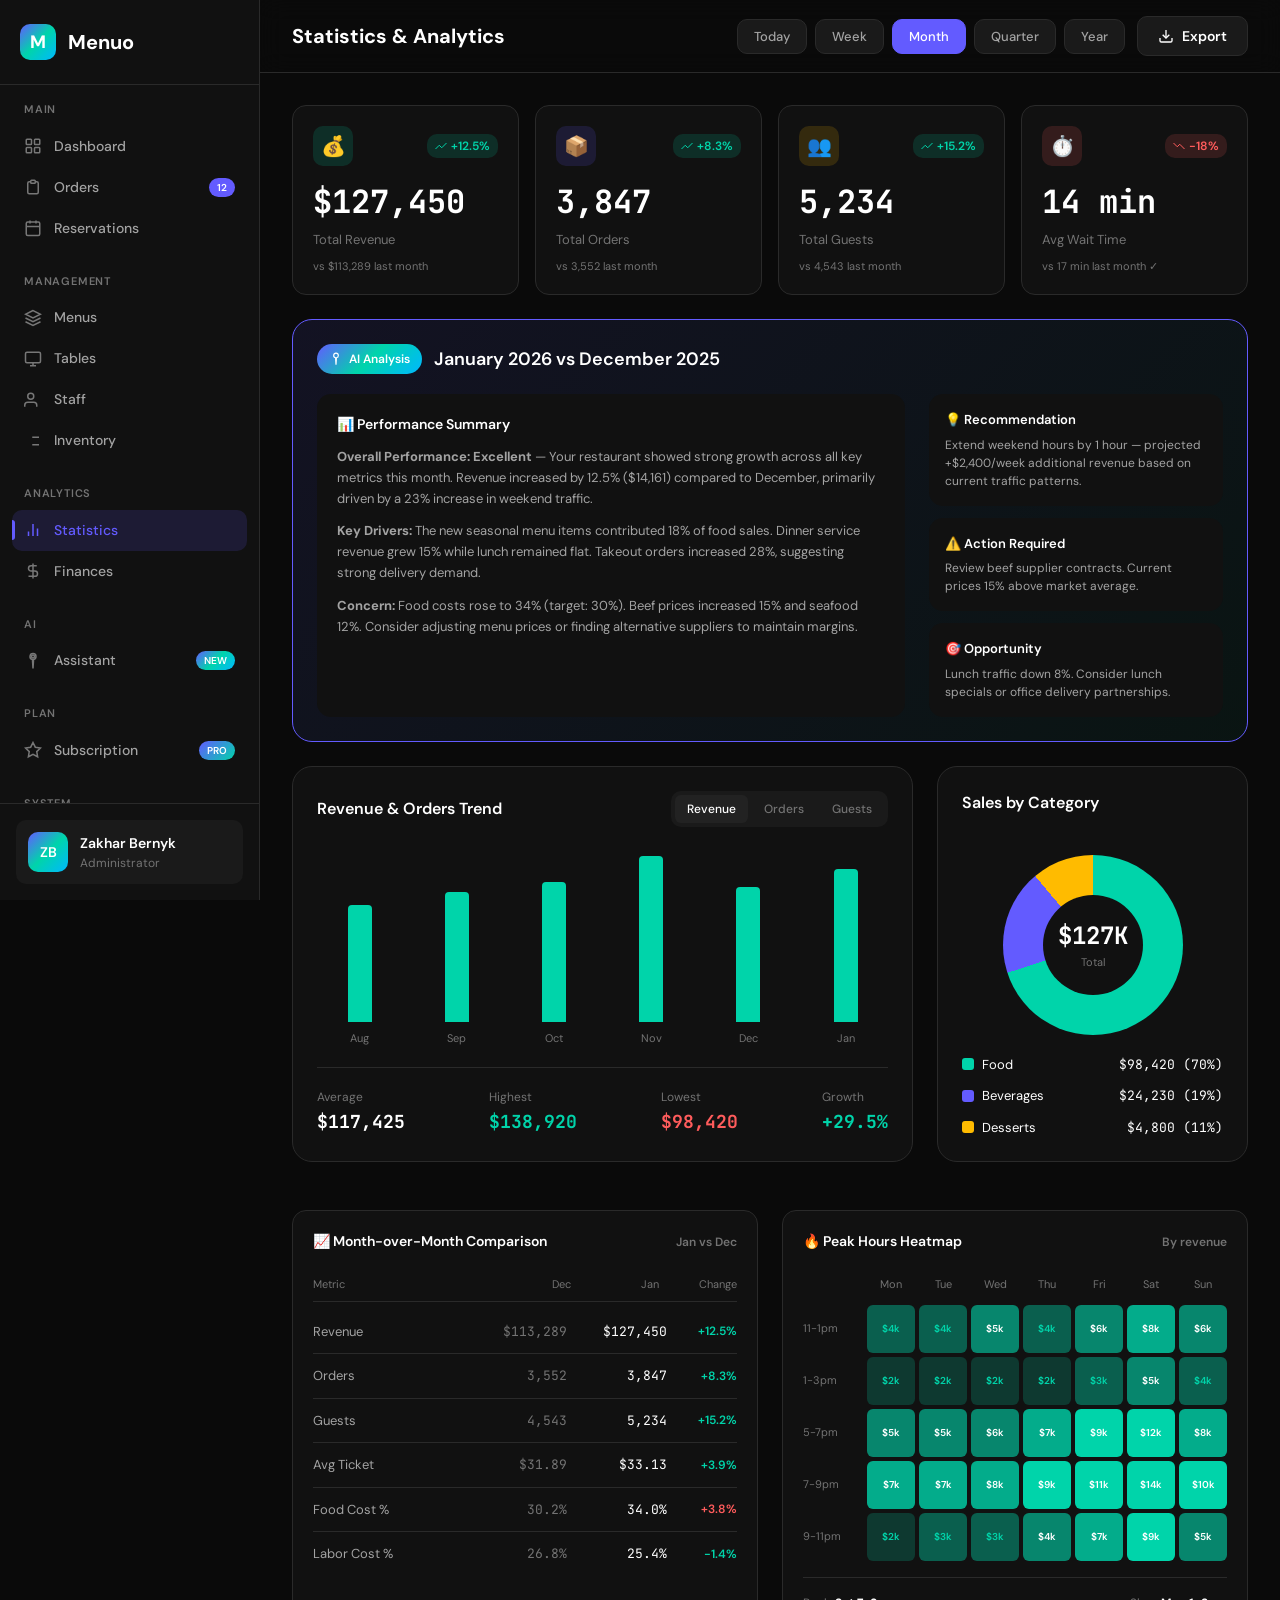
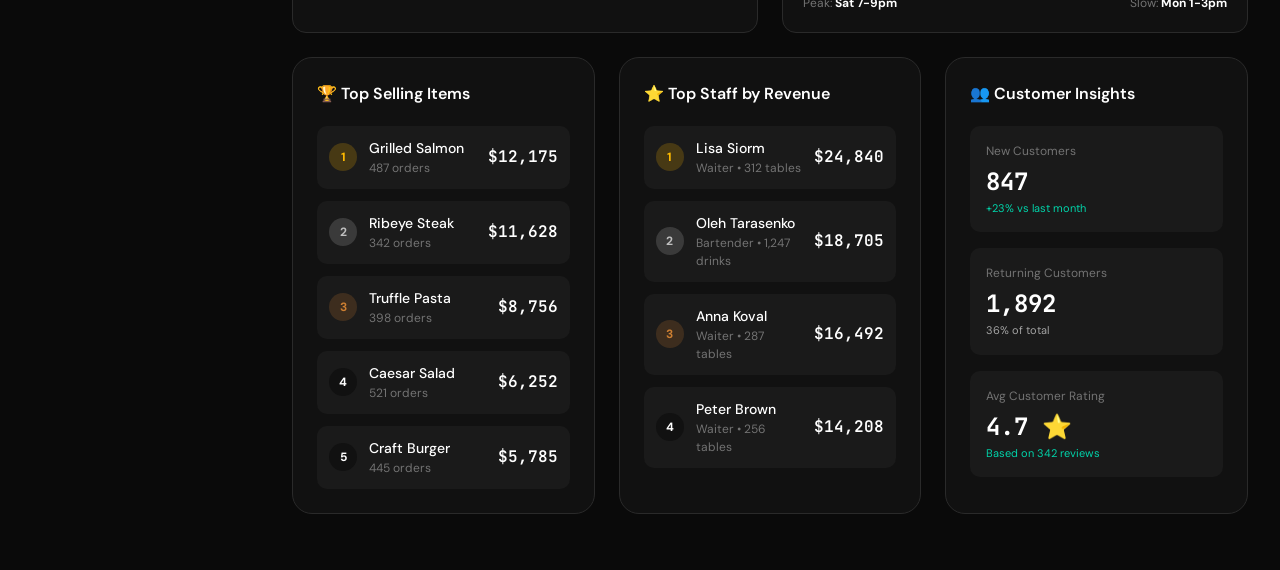
<file: statistics.html>
<!DOCTYPE html>
<html lang="en">
<head>
    <meta charset="UTF-8">
    <meta name="viewport" content="width=device-width, initial-scale=1.0">
    <title>Statistics — Menuo</title>
    <link rel="preconnect" href="https://fonts.googleapis.com">
    <link rel="preconnect" href="https://fonts.gstatic.com" crossorigin>
    <link href="https://fonts.googleapis.com/css2?family=DM+Sans:opsz,wght@9..40,400;9..40,500;9..40,600;9..40,700&family=JetBrains+Mono:wght@400;500&display=swap" rel="stylesheet">
    <link rel="stylesheet" href="styles.css">
    <style>
        .stats-grid { display: grid; grid-template-columns: repeat(4, 1fr); gap: 16px; margin-bottom: 24px; }
        .stat-box { background: var(--bg-secondary); border: 1px solid var(--border-primary); border-radius: var(--radius-lg); padding: 20px; }
        .stat-box-header { display: flex; align-items: center; justify-content: space-between; margin-bottom: 12px; }
        .stat-box-icon { width: 40px; height: 40px; border-radius: var(--radius-md); display: flex; align-items: center; justify-content: center; font-size: 20px; }
        .stat-box-trend { font-size: 12px; font-weight: 600; padding: 3px 8px; border-radius: 10px; display: flex; align-items: center; gap: 4px; }
        .stat-box-trend.up { background: rgba(0,212,170,0.15); color: var(--accent-success); }
        .stat-box-trend.down { background: rgba(255,92,92,0.15); color: var(--accent-danger); }
        .stat-box-trend svg { width: 12px; height: 12px; }
        .stat-box-value { font-size: 32px; font-weight: 700; font-family: var(--font-mono); margin-bottom: 4px; }
        .stat-box-label { font-size: 13px; color: var(--text-tertiary); }
        .stat-box-comparison { font-size: 11px; color: var(--text-tertiary); margin-top: 8px; }
        
        .ai-analysis-card { background: linear-gradient(135deg, rgba(99,91,255,0.1) 0%, rgba(0,212,170,0.05) 100%); border: 1px solid var(--accent-primary); border-radius: var(--radius-xl); padding: 24px; margin-bottom: 24px; }
        .ai-analysis-header { display: flex; align-items: center; gap: 12px; margin-bottom: 20px; }
        .ai-badge { display: flex; align-items: center; gap: 6px; padding: 6px 12px; background: var(--gradient-stripe); border-radius: 20px; font-size: 12px; font-weight: 600; color: white; }
        .ai-analysis-content { display: grid; grid-template-columns: 2fr 1fr; gap: 24px; }
        .ai-summary { background: var(--bg-secondary); border-radius: var(--radius-lg); padding: 20px; }
        .ai-summary h4 { font-size: 14px; font-weight: 600; margin-bottom: 12px; display: flex; align-items: center; gap: 8px; }
        .ai-summary p { font-size: 13px; color: var(--text-secondary); line-height: 1.6; margin-bottom: 12px; }
        .ai-recommendations { display: flex; flex-direction: column; gap: 12px; }
        .ai-rec-item { background: var(--bg-secondary); border-radius: var(--radius-lg); padding: 16px; }
        .ai-rec-item h5 { font-size: 13px; font-weight: 600; margin-bottom: 6px; display: flex; align-items: center; gap: 8px; }
        .ai-rec-item p { font-size: 12px; color: var(--text-secondary); }
        
        .chart-card { background: var(--bg-secondary); border: 1px solid var(--border-primary); border-radius: var(--radius-xl); padding: 24px; margin-bottom: 24px; }
        .chart-header { display: flex; align-items: center; justify-content: space-between; margin-bottom: 20px; }
        .chart-title { font-size: 16px; font-weight: 600; }
        .chart-tabs { display: flex; gap: 4px; background: var(--bg-tertiary); padding: 4px; border-radius: var(--radius-md); }
        .chart-tab { padding: 6px 12px; background: none; border: none; border-radius: var(--radius-sm); font-size: 12px; font-weight: 500; color: var(--text-tertiary); cursor: pointer; font-family: inherit; }
        .chart-tab.active { background: var(--bg-elevated); color: var(--text-primary); }
        
        .bar-chart { display: flex; align-items: flex-end; gap: 12px; height: 220px; padding: 20px 0; }
        .bar-group { flex: 1; display: flex; flex-direction: column; align-items: center; gap: 8px; }
        .bar-stack { display: flex; align-items: flex-end; gap: 3px; height: 180px; }
        .bar { width: 24px; border-radius: 4px 4px 0 0; transition: all 0.3s ease; cursor: pointer; position: relative; }
        .bar:hover { opacity: 0.8; }
        .bar:hover::after { content: attr(data-value); position: absolute; bottom: 100%; left: 50%; transform: translateX(-50%); background: var(--bg-elevated); padding: 4px 8px; border-radius: 4px; font-size: 11px; font-family: var(--font-mono); white-space: nowrap; box-shadow: var(--shadow-md); }
        .bar.revenue { background: var(--accent-success); }
        .bar.expenses { background: var(--accent-danger); }
        .bar.orders { background: var(--accent-primary); }
        .bar.guests { background: var(--accent-warning); }
        .bar-label { font-size: 11px; color: var(--text-tertiary); }
        
        .donut-chart { width: 180px; height: 180px; border-radius: 50%; position: relative; display: flex; align-items: center; justify-content: center; }
        .donut-center { position: absolute; width: 100px; height: 100px; background: var(--bg-secondary); border-radius: 50%; display: flex; flex-direction: column; align-items: center; justify-content: center; }
        .donut-value { font-size: 24px; font-weight: 700; font-family: var(--font-mono); }
        .donut-label { font-size: 11px; color: var(--text-tertiary); }
        
        .comparison-grid { display: grid; grid-template-columns: repeat(2, 1fr); gap: 24px; }
        .comparison-card { background: var(--bg-secondary); border: 1px solid var(--border-primary); border-radius: var(--radius-lg); padding: 20px; }
        .comparison-title { font-size: 14px; font-weight: 600; margin-bottom: 16px; display: flex; align-items: center; justify-content: space-between; }
        .comparison-row { display: flex; align-items: center; padding: 12px 0; border-bottom: 1px solid var(--border-primary); }
        .comparison-row:last-child { border-bottom: none; }
        .comparison-label { flex: 1; font-size: 13px; color: var(--text-secondary); }
        .comparison-values { display: flex; gap: 20px; }
        .comparison-val { width: 80px; text-align: right; font-family: var(--font-mono); font-size: 13px; }
        .comparison-val.prev { color: var(--text-tertiary); }
        .comparison-change { width: 70px; text-align: right; font-size: 12px; font-weight: 600; }
        .comparison-change.up { color: var(--accent-success); }
        .comparison-change.down { color: var(--accent-danger); }
        
        .heatmap-container { display: grid; grid-template-columns: 60px repeat(7, 1fr); gap: 4px; }
        .heatmap-row-label { font-size: 11px; color: var(--text-tertiary); display: flex; align-items: center; }
        .heatmap-cell { aspect-ratio: 1; border-radius: var(--radius-sm); display: flex; align-items: center; justify-content: center; font-size: 10px; font-weight: 600; cursor: pointer; transition: all var(--transition-fast); }
        .heatmap-cell:hover { transform: scale(1.1); }
        .heatmap-cell.level-0 { background: var(--bg-tertiary); color: var(--text-tertiary); }
        .heatmap-cell.level-1 { background: rgba(0,212,170,0.2); color: var(--accent-success); }
        .heatmap-cell.level-2 { background: rgba(0,212,170,0.4); color: var(--accent-success); }
        .heatmap-cell.level-3 { background: rgba(0,212,170,0.6); color: white; }
        .heatmap-cell.level-4 { background: rgba(0,212,170,0.8); color: white; }
        .heatmap-cell.level-5 { background: var(--accent-success); color: white; }
        .heatmap-header { font-size: 11px; color: var(--text-tertiary); text-align: center; padding: 8px 0; }
        
        .top-items-list { display: flex; flex-direction: column; gap: 12px; }
        .top-item { display: flex; align-items: center; gap: 12px; padding: 12px; background: var(--bg-tertiary); border-radius: var(--radius-md); }
        .top-item-rank { width: 28px; height: 28px; border-radius: 50%; background: var(--bg-secondary); display: flex; align-items: center; justify-content: center; font-size: 12px; font-weight: 700; }
        .top-item-rank.gold { background: rgba(255,187,0,0.2); color: var(--accent-warning); }
        .top-item-rank.silver { background: rgba(192,192,192,0.2); color: #c0c0c0; }
        .top-item-rank.bronze { background: rgba(205,127,50,0.2); color: #cd7f32; }
        .top-item-info { flex: 1; }
        .top-item-name { font-size: 14px; font-weight: 500; }
        .top-item-meta { font-size: 12px; color: var(--text-tertiary); }
        .top-item-value { font-family: var(--font-mono); font-weight: 600; }
        
        .period-selector { display: flex; gap: 8px; }
        .period-btn { padding: 8px 16px; background: var(--bg-tertiary); border: 1px solid var(--border-primary); border-radius: var(--radius-md); font-size: 13px; font-weight: 500; color: var(--text-secondary); cursor: pointer; font-family: inherit; transition: all var(--transition-fast); }
        .period-btn:hover { background: var(--bg-hover); }
        .period-btn.active { background: var(--accent-primary); border-color: var(--accent-primary); color: white; }
    </style>
</head>
<body>
    <div class="app-container">
        <aside class="sidebar">
            <div class="sidebar-header">
                <a href="index.html" class="logo"><div class="logo-icon">M</div><span class="logo-text">Menuo</span></a>
            </div>
            <nav class="sidebar-nav">
                <div class="nav-section">
                    <div class="nav-section-title">Main</div>
                    <a href="index.html" class="nav-item"><svg viewBox="0 0 24 24" fill="none" stroke="currentColor" stroke-width="2"><rect x="3" y="3" width="7" height="7" rx="1"/><rect x="14" y="3" width="7" height="7" rx="1"/><rect x="3" y="14" width="7" height="7" rx="1"/><rect x="14" y="14" width="7" height="7" rx="1"/></svg>Dashboard</a>
                    <a href="orders.html" class="nav-item"><svg viewBox="0 0 24 24" fill="none" stroke="currentColor" stroke-width="2"><path d="M9 5H7a2 2 0 00-2 2v12a2 2 0 002 2h10a2 2 0 002-2V7a2 2 0 00-2-2h-2"/><rect x="9" y="3" width="6" height="4" rx="1"/></svg>Orders<span class="nav-badge">12</span></a>
                    <a href="reservations.html" class="nav-item"><svg viewBox="0 0 24 24" fill="none" stroke="currentColor" stroke-width="2"><rect x="3" y="4" width="18" height="18" rx="2"/><path d="M16 2v4M8 2v4M3 10h18"/></svg>Reservations</a>
                </div>
                <div class="nav-section">
                    <div class="nav-section-title">Management</div>
                    <a href="menus.html" class="nav-item"><svg viewBox="0 0 24 24" fill="none" stroke="currentColor" stroke-width="2"><path d="M12 2L2 7l10 5 10-5-10-5z"/><path d="M2 17l10 5 10-5M2 12l10 5 10-5"/></svg>Menus</a>
                    <a href="tables.html" class="nav-item"><svg viewBox="0 0 24 24" fill="none" stroke="currentColor" stroke-width="2"><rect x="2" y="3" width="20" height="14" rx="2"/><path d="M8 21h8m-4-4v4"/></svg>Tables</a>
                    <a href="staff.html" class="nav-item"><svg viewBox="0 0 24 24" fill="none" stroke="currentColor" stroke-width="2"><path d="M17 21v-2a4 4 0 00-4-4H5a4 4 0 00-4 4v2"/><circle cx="9" cy="7" r="4"/></svg>Staff</a>
                    <a href="inventory.html" class="nav-item"><svg viewBox="0 0 24 24" fill="none" stroke="currentColor" stroke-width="2"><path d="M20 7h-9m9 10h-9M4 7h.01M4 17h.01"/></svg>Inventory</a>
                </div>
                <div class="nav-section">
                    <div class="nav-section-title">Analytics</div>
                    <a href="statistics.html" class="nav-item active"><svg viewBox="0 0 24 24" fill="none" stroke="currentColor" stroke-width="2"><path d="M18 20V10M12 20V4M6 20v-6"/></svg>Statistics</a>
                    <a href="finances.html" class="nav-item"><svg viewBox="0 0 24 24" fill="none" stroke="currentColor" stroke-width="2"><path d="M12 2v20M17 5H9.5a3.5 3.5 0 000 7h5a3.5 3.5 0 010 7H6"/></svg>Finances</a>
                </div>
                <div class="nav-section">
                    <div class="nav-section-title">AI</div>
                    <a href="ai.html" class="nav-item"><svg viewBox="0 0 24 24" fill="none" stroke="currentColor" stroke-width="2"><path d="M12 2a4 4 0 014 4c0 1.95-1.4 3.58-3.25 3.93L12 22l-.75-12.07A4.001 4.001 0 0112 2z"/><circle cx="12" cy="6" r="2"/></svg>Assistant<span class="nav-badge" style="background:var(--gradient-stripe);color:white">NEW</span></a>
                </div>
                <div class="nav-section">
                    <div class="nav-section-title">Plan</div>
                    <a href="plan.html" class="nav-item"><svg viewBox="0 0 24 24" fill="none" stroke="currentColor" stroke-width="2"><path d="M12 2l3.09 6.26L22 9.27l-5 4.87 1.18 6.88L12 17.77l-6.18 3.25L7 14.14 2 9.27l6.91-1.01L12 2z"/></svg>Subscription<span class="nav-badge" style="background:linear-gradient(135deg,#635bff,#00d4aa);color:white">PRO</span></a>
                </div>
                <div class="nav-section">
                    <div class="nav-section-title">System</div>
                    <a href="settings.html" class="nav-item"><svg viewBox="0 0 24 24" fill="none" stroke="currentColor" stroke-width="2"><circle cx="12" cy="12" r="3"/><path d="M19.4 15a1.65 1.65 0 00.33 1.82l.06.06a2 2 0 010 2.83 2 2 0 01-2.83 0l-.06-.06a1.65 1.65 0 00-1.82-.33 1.65 1.65 0 00-1 1.51V21a2 2 0 01-2 2 2 2 0 01-2-2v-.09A1.65 1.65 0 009 19.4a1.65 1.65 0 00-1.82.33l-.06.06a2 2 0 01-2.83 0 2 2 0 010-2.83l.06-.06a1.65 1.65 0 00.33-1.82 1.65 1.65 0 00-1.51-1H3a2 2 0 01-2-2 2 2 0 012-2h.09A1.65 1.65 0 004.6 9a1.65 1.65 0 00-.33-1.82l-.06-.06a2 2 0 010-2.83 2 2 0 012.83 0l.06.06a1.65 1.65 0 001.82.33H9a1.65 1.65 0 001-1.51V3a2 2 0 012-2 2 2 0 012 2v.09a1.65 1.65 0 001 1.51 1.65 1.65 0 001.82-.33l.06-.06a2 2 0 012.83 0 2 2 0 010 2.83l-.06.06a1.65 1.65 0 00-.33 1.82V9a1.65 1.65 0 001.51 1H21a2 2 0 012 2 2 2 0 01-2 2h-.09a1.65 1.65 0 00-1.51 1z"/></svg>Settings</a>
                </div>
            </nav>
            <div class="sidebar-footer">
                <div class="user-card"><div class="user-avatar">ZB</div><div class="user-info"><div class="user-name">Zakhar Bernyk</div><div class="user-role">Administrator</div></div></div>
            </div>
        </aside>

        <main class="main-content">
            <header class="header">
                <div class="header-left">
                    <h1 class="page-title">Statistics & Analytics</h1>
                </div>
                <div class="header-right">
                    <div class="period-selector">
                        <button class="period-btn">Today</button>
                        <button class="period-btn">Week</button>
                        <button class="period-btn active">Month</button>
                        <button class="period-btn">Quarter</button>
                        <button class="period-btn">Year</button>
                    </div>
                    <button class="btn-secondary"><svg viewBox="0 0 24 24" fill="none" stroke="currentColor" stroke-width="2" style="width:16px;height:16px"><path d="M21 15v4a2 2 0 01-2 2H5a2 2 0 01-2-2v-4"/><polyline points="7 10 12 15 17 10"/><line x1="12" y1="15" x2="12" y2="3"/></svg>Export</button>
                </div>
            </header>

            <div class="dashboard">
                <!-- Key Metrics -->
                <div class="stats-grid">
                    <div class="stat-box">
                        <div class="stat-box-header">
                            <div class="stat-box-icon" style="background:rgba(0,212,170,0.15)">💰</div>
                            <div class="stat-box-trend up"><svg viewBox="0 0 24 24" fill="none" stroke="currentColor" stroke-width="2"><polyline points="23 6 13.5 15.5 8.5 10.5 1 18"/></svg>+12.5%</div>
                        </div>
                        <div class="stat-box-value">$127,450</div>
                        <div class="stat-box-label">Total Revenue</div>
                        <div class="stat-box-comparison">vs $113,289 last month</div>
                    </div>
                    <div class="stat-box">
                        <div class="stat-box-header">
                            <div class="stat-box-icon" style="background:rgba(99,91,255,0.15)">📦</div>
                            <div class="stat-box-trend up"><svg viewBox="0 0 24 24" fill="none" stroke="currentColor" stroke-width="2"><polyline points="23 6 13.5 15.5 8.5 10.5 1 18"/></svg>+8.3%</div>
                        </div>
                        <div class="stat-box-value">3,847</div>
                        <div class="stat-box-label">Total Orders</div>
                        <div class="stat-box-comparison">vs 3,552 last month</div>
                    </div>
                    <div class="stat-box">
                        <div class="stat-box-header">
                            <div class="stat-box-icon" style="background:rgba(255,187,0,0.15)">👥</div>
                            <div class="stat-box-trend up"><svg viewBox="0 0 24 24" fill="none" stroke="currentColor" stroke-width="2"><polyline points="23 6 13.5 15.5 8.5 10.5 1 18"/></svg>+15.2%</div>
                        </div>
                        <div class="stat-box-value">5,234</div>
                        <div class="stat-box-label">Total Guests</div>
                        <div class="stat-box-comparison">vs 4,543 last month</div>
                    </div>
                    <div class="stat-box">
                        <div class="stat-box-header">
                            <div class="stat-box-icon" style="background:rgba(255,92,92,0.15)">⏱️</div>
                            <div class="stat-box-trend down"><svg viewBox="0 0 24 24" fill="none" stroke="currentColor" stroke-width="2"><polyline points="23 18 13.5 8.5 8.5 13.5 1 6"/></svg>-18%</div>
                        </div>
                        <div class="stat-box-value">14 min</div>
                        <div class="stat-box-label">Avg Wait Time</div>
                        <div class="stat-box-comparison">vs 17 min last month ✓</div>
                    </div>
                </div>

                <!-- AI Analysis -->
                <div class="ai-analysis-card">
                    <div class="ai-analysis-header">
                        <div class="ai-badge"><svg viewBox="0 0 24 24" fill="none" stroke="currentColor" stroke-width="2" style="width:14px;height:14px"><path d="M12 2a4 4 0 014 4c0 1.95-1.4 3.58-3.25 3.93L12 22l-.75-12.07A4.001 4.001 0 0112 2z"/></svg>AI Analysis</div>
                        <span style="font-size:18px;font-weight:600">January 2026 vs December 2025</span>
                    </div>
                    <div class="ai-analysis-content">
                        <div class="ai-summary">
                            <h4>📊 Performance Summary</h4>
                            <p><strong>Overall Performance: Excellent</strong> — Your restaurant showed strong growth across all key metrics this month. Revenue increased by 12.5% ($14,161) compared to December, primarily driven by a 23% increase in weekend traffic.</p>
                            <p><strong>Key Drivers:</strong> The new seasonal menu items contributed 18% of food sales. Dinner service revenue grew 15% while lunch remained flat. Takeout orders increased 28%, suggesting strong delivery demand.</p>
                            <p><strong>Concern:</strong> Food costs rose to 34% (target: 30%). Beef prices increased 15% and seafood 12%. Consider adjusting menu prices or finding alternative suppliers to maintain margins.</p>
                        </div>
                        <div class="ai-recommendations">
                            <div class="ai-rec-item">
                                <h5>💡 Recommendation</h5>
                                <p>Extend weekend hours by 1 hour — projected +$2,400/week additional revenue based on current traffic patterns.</p>
                            </div>
                            <div class="ai-rec-item">
                                <h5>⚠️ Action Required</h5>
                                <p>Review beef supplier contracts. Current prices 15% above market average.</p>
                            </div>
                            <div class="ai-rec-item">
                                <h5>🎯 Opportunity</h5>
                                <p>Lunch traffic down 8%. Consider lunch specials or office delivery partnerships.</p>
                            </div>
                        </div>
                    </div>
                </div>

                <!-- Charts Row -->
                <div style="display:grid;grid-template-columns:2fr 1fr;gap:24px;margin-bottom:24px">
                    <!-- Revenue Chart -->
                    <div class="chart-card">
                        <div class="chart-header">
                            <div class="chart-title">Revenue & Orders Trend</div>
                            <div class="chart-tabs">
                                <button class="chart-tab active">Revenue</button>
                                <button class="chart-tab">Orders</button>
                                <button class="chart-tab">Guests</button>
                            </div>
                        </div>
                        <div class="bar-chart">
                            <div class="bar-group"><div class="bar-stack"><div class="bar revenue" style="height:65%" data-value="$98,420"></div></div><div class="bar-label">Aug</div></div>
                            <div class="bar-group"><div class="bar-stack"><div class="bar revenue" style="height:72%" data-value="$108,630"></div></div><div class="bar-label">Sep</div></div>
                            <div class="bar-group"><div class="bar-stack"><div class="bar revenue" style="height:78%" data-value="$117,840"></div></div><div class="bar-label">Oct</div></div>
                            <div class="bar-group"><div class="bar-stack"><div class="bar revenue" style="height:92%" data-value="$138,920"></div></div><div class="bar-label">Nov</div></div>
                            <div class="bar-group"><div class="bar-stack"><div class="bar revenue" style="height:75%" data-value="$113,289"></div></div><div class="bar-label">Dec</div></div>
                            <div class="bar-group"><div class="bar-stack"><div class="bar revenue" style="height:85%" data-value="$127,450"></div></div><div class="bar-label">Jan</div></div>
                        </div>
                        <div style="display:flex;justify-content:space-between;padding-top:16px;border-top:1px solid var(--border-primary)">
                            <div><span style="font-size:12px;color:var(--text-tertiary)">Average</span><div style="font-size:18px;font-weight:700;font-family:var(--font-mono)">$117,425</div></div>
                            <div><span style="font-size:12px;color:var(--text-tertiary)">Highest</span><div style="font-size:18px;font-weight:700;font-family:var(--font-mono);color:var(--accent-success)">$138,920</div></div>
                            <div><span style="font-size:12px;color:var(--text-tertiary)">Lowest</span><div style="font-size:18px;font-weight:700;font-family:var(--font-mono);color:var(--accent-danger)">$98,420</div></div>
                            <div><span style="font-size:12px;color:var(--text-tertiary)">Growth</span><div style="font-size:18px;font-weight:700;font-family:var(--font-mono);color:var(--accent-success)">+29.5%</div></div>
                        </div>
                    </div>

                    <!-- Sales by Category -->
                    <div class="chart-card">
                        <div class="chart-header">
                            <div class="chart-title">Sales by Category</div>
                        </div>
                        <div style="display:flex;align-items:center;justify-content:center;padding:20px 0">
                            <div class="donut-chart" style="background:conic-gradient(var(--accent-success) 0deg 252deg, var(--accent-primary) 252deg 320deg, var(--accent-warning) 320deg 360deg)">
                                <div class="donut-center">
                                    <div class="donut-value">$127K</div>
                                    <div class="donut-label">Total</div>
                                </div>
                            </div>
                        </div>
                        <div style="display:flex;flex-direction:column;gap:12px">
                            <div style="display:flex;align-items:center;justify-content:space-between"><div style="display:flex;align-items:center;gap:8px"><div style="width:12px;height:12px;border-radius:3px;background:var(--accent-success)"></div><span style="font-size:13px">Food</span></div><span style="font-family:var(--font-mono);font-size:13px">$98,420 (70%)</span></div>
                            <div style="display:flex;align-items:center;justify-content:space-between"><div style="display:flex;align-items:center;gap:8px"><div style="width:12px;height:12px;border-radius:3px;background:var(--accent-primary)"></div><span style="font-size:13px">Beverages</span></div><span style="font-family:var(--font-mono);font-size:13px">$24,230 (19%)</span></div>
                            <div style="display:flex;align-items:center;justify-content:space-between"><div style="display:flex;align-items:center;gap:8px"><div style="width:12px;height:12px;border-radius:3px;background:var(--accent-warning)"></div><span style="font-size:13px">Desserts</span></div><span style="font-family:var(--font-mono);font-size:13px">$4,800 (11%)</span></div>
                        </div>
                    </div>
                </div>

                <!-- Comparison & Heatmap Row -->
                <div class="comparison-grid">
                    <!-- Month Comparison -->
                    <div class="comparison-card">
                        <div class="comparison-title">
                            <span>📈 Month-over-Month Comparison</span>
                            <span style="font-size:12px;color:var(--text-tertiary)">Jan vs Dec</span>
                        </div>
                        <div style="display:grid;grid-template-columns:1fr 80px 80px 70px;gap:8px;margin-bottom:8px;font-size:11px;color:var(--text-tertiary);padding:8px 0;border-bottom:1px solid var(--border-primary)">
                            <div>Metric</div><div style="text-align:right">Dec</div><div style="text-align:right">Jan</div><div style="text-align:right">Change</div>
                        </div>
                        <div class="comparison-row"><div class="comparison-label">Revenue</div><div class="comparison-values"><div class="comparison-val prev">$113,289</div><div class="comparison-val">$127,450</div></div><div class="comparison-change up">+12.5%</div></div>
                        <div class="comparison-row"><div class="comparison-label">Orders</div><div class="comparison-values"><div class="comparison-val prev">3,552</div><div class="comparison-val">3,847</div></div><div class="comparison-change up">+8.3%</div></div>
                        <div class="comparison-row"><div class="comparison-label">Guests</div><div class="comparison-values"><div class="comparison-val prev">4,543</div><div class="comparison-val">5,234</div></div><div class="comparison-change up">+15.2%</div></div>
                        <div class="comparison-row"><div class="comparison-label">Avg Ticket</div><div class="comparison-values"><div class="comparison-val prev">$31.89</div><div class="comparison-val">$33.13</div></div><div class="comparison-change up">+3.9%</div></div>
                        <div class="comparison-row"><div class="comparison-label">Food Cost %</div><div class="comparison-values"><div class="comparison-val prev">30.2%</div><div class="comparison-val">34.0%</div></div><div class="comparison-change down">+3.8%</div></div>
                        <div class="comparison-row"><div class="comparison-label">Labor Cost %</div><div class="comparison-values"><div class="comparison-val prev">26.8%</div><div class="comparison-val">25.4%</div></div><div class="comparison-change up">-1.4%</div></div>
                    </div>

                    <!-- Peak Hours Heatmap -->
                    <div class="comparison-card">
                        <div class="comparison-title">
                            <span>🔥 Peak Hours Heatmap</span>
                            <span style="font-size:12px;color:var(--text-tertiary)">By revenue</span>
                        </div>
                        <div class="heatmap-container">
                            <div></div><div class="heatmap-header">Mon</div><div class="heatmap-header">Tue</div><div class="heatmap-header">Wed</div><div class="heatmap-header">Thu</div><div class="heatmap-header">Fri</div><div class="heatmap-header">Sat</div><div class="heatmap-header">Sun</div>
                            <div class="heatmap-row-label">11-1pm</div><div class="heatmap-cell level-2">$4k</div><div class="heatmap-cell level-2">$4k</div><div class="heatmap-cell level-3">$5k</div><div class="heatmap-cell level-2">$4k</div><div class="heatmap-cell level-3">$6k</div><div class="heatmap-cell level-4">$8k</div><div class="heatmap-cell level-3">$6k</div>
                            <div class="heatmap-row-label">1-3pm</div><div class="heatmap-cell level-1">$2k</div><div class="heatmap-cell level-1">$2k</div><div class="heatmap-cell level-1">$2k</div><div class="heatmap-cell level-1">$2k</div><div class="heatmap-cell level-2">$3k</div><div class="heatmap-cell level-3">$5k</div><div class="heatmap-cell level-2">$4k</div>
                            <div class="heatmap-row-label">5-7pm</div><div class="heatmap-cell level-3">$5k</div><div class="heatmap-cell level-3">$5k</div><div class="heatmap-cell level-3">$6k</div><div class="heatmap-cell level-4">$7k</div><div class="heatmap-cell level-5">$9k</div><div class="heatmap-cell level-5">$12k</div><div class="heatmap-cell level-4">$8k</div>
                            <div class="heatmap-row-label">7-9pm</div><div class="heatmap-cell level-4">$7k</div><div class="heatmap-cell level-4">$7k</div><div class="heatmap-cell level-4">$8k</div><div class="heatmap-cell level-5">$9k</div><div class="heatmap-cell level-5">$11k</div><div class="heatmap-cell level-5">$14k</div><div class="heatmap-cell level-5">$10k</div>
                            <div class="heatmap-row-label">9-11pm</div><div class="heatmap-cell level-1">$2k</div><div class="heatmap-cell level-2">$3k</div><div class="heatmap-cell level-2">$3k</div><div class="heatmap-cell level-3">$4k</div><div class="heatmap-cell level-4">$7k</div><div class="heatmap-cell level-5">$9k</div><div class="heatmap-cell level-3">$5k</div>
                        </div>
                        <div style="margin-top:16px;padding-top:16px;border-top:1px solid var(--border-primary);display:flex;justify-content:space-between;font-size:12px">
                            <div><span style="color:var(--text-tertiary)">Peak:</span> <strong>Sat 7-9pm</strong></div>
                            <div><span style="color:var(--text-tertiary)">Slow:</span> <strong>Mon 1-3pm</strong></div>
                        </div>
                    </div>
                </div>

                <!-- Top Items Row -->
                <div style="display:grid;grid-template-columns:repeat(3,1fr);gap:24px;margin-top:24px">
                    <!-- Top Selling Items -->
                    <div class="chart-card">
                        <div class="chart-header"><div class="chart-title">🏆 Top Selling Items</div></div>
                        <div class="top-items-list">
                            <div class="top-item"><div class="top-item-rank gold">1</div><div class="top-item-info"><div class="top-item-name">Grilled Salmon</div><div class="top-item-meta">487 orders</div></div><div class="top-item-value">$12,175</div></div>
                            <div class="top-item"><div class="top-item-rank silver">2</div><div class="top-item-info"><div class="top-item-name">Ribeye Steak</div><div class="top-item-meta">342 orders</div></div><div class="top-item-value">$11,628</div></div>
                            <div class="top-item"><div class="top-item-rank bronze">3</div><div class="top-item-info"><div class="top-item-name">Truffle Pasta</div><div class="top-item-meta">398 orders</div></div><div class="top-item-value">$8,756</div></div>
                            <div class="top-item"><div class="top-item-rank">4</div><div class="top-item-info"><div class="top-item-name">Caesar Salad</div><div class="top-item-meta">521 orders</div></div><div class="top-item-value">$6,252</div></div>
                            <div class="top-item"><div class="top-item-rank">5</div><div class="top-item-info"><div class="top-item-name">Craft Burger</div><div class="top-item-meta">445 orders</div></div><div class="top-item-value">$5,785</div></div>
                        </div>
                    </div>

                    <!-- Top Performing Staff -->
                    <div class="chart-card">
                        <div class="chart-header"><div class="chart-title">⭐ Top Staff by Revenue</div></div>
                        <div class="top-items-list">
                            <div class="top-item"><div class="top-item-rank gold">1</div><div class="top-item-info"><div class="top-item-name">Lisa Siorm</div><div class="top-item-meta">Waiter • 312 tables</div></div><div class="top-item-value">$24,840</div></div>
                            <div class="top-item"><div class="top-item-rank silver">2</div><div class="top-item-info"><div class="top-item-name">Oleh Tarasenko</div><div class="top-item-meta">Bartender • 1,247 drinks</div></div><div class="top-item-value">$18,705</div></div>
                            <div class="top-item"><div class="top-item-rank bronze">3</div><div class="top-item-info"><div class="top-item-name">Anna Koval</div><div class="top-item-meta">Waiter • 287 tables</div></div><div class="top-item-value">$16,492</div></div>
                            <div class="top-item"><div class="top-item-rank">4</div><div class="top-item-info"><div class="top-item-name">Peter Brown</div><div class="top-item-meta">Waiter • 256 tables</div></div><div class="top-item-value">$14,208</div></div>
                        </div>
                    </div>

                    <!-- Customer Insights -->
                    <div class="chart-card">
                        <div class="chart-header"><div class="chart-title">👥 Customer Insights</div></div>
                        <div style="display:flex;flex-direction:column;gap:16px">
                            <div style="padding:16px;background:var(--bg-tertiary);border-radius:var(--radius-md)">
                                <div style="font-size:12px;color:var(--text-tertiary);margin-bottom:4px">New Customers</div>
                                <div style="font-size:24px;font-weight:700;font-family:var(--font-mono)">847</div>
                                <div style="font-size:11px;color:var(--accent-success)">+23% vs last month</div>
                            </div>
                            <div style="padding:16px;background:var(--bg-tertiary);border-radius:var(--radius-md)">
                                <div style="font-size:12px;color:var(--text-tertiary);margin-bottom:4px">Returning Customers</div>
                                <div style="font-size:24px;font-weight:700;font-family:var(--font-mono)">1,892</div>
                                <div style="font-size:11px;color:var(--text-secondary)">36% of total</div>
                            </div>
                            <div style="padding:16px;background:var(--bg-tertiary);border-radius:var(--radius-md)">
                                <div style="font-size:12px;color:var(--text-tertiary);margin-bottom:4px">Avg Customer Rating</div>
                                <div style="font-size:24px;font-weight:700;font-family:var(--font-mono)">4.7 ⭐</div>
                                <div style="font-size:11px;color:var(--accent-success)">Based on 342 reviews</div>
                            </div>
                        </div>
                    </div>
                </div>
            </div>
        </main>
    </div>

    <script>
        document.querySelectorAll('.period-btn').forEach(btn => {
            btn.addEventListener('click', function() {
                document.querySelectorAll('.period-btn').forEach(b => b.classList.remove('active'));
                this.classList.add('active');
            });
        });
        document.querySelectorAll('.chart-tab').forEach(tab => {
            tab.addEventListener('click', function() {
                this.parentElement.querySelectorAll('.chart-tab').forEach(t => t.classList.remove('active'));
                this.classList.add('active');
            });
        });
    </script>
</body>
</html>
</file>
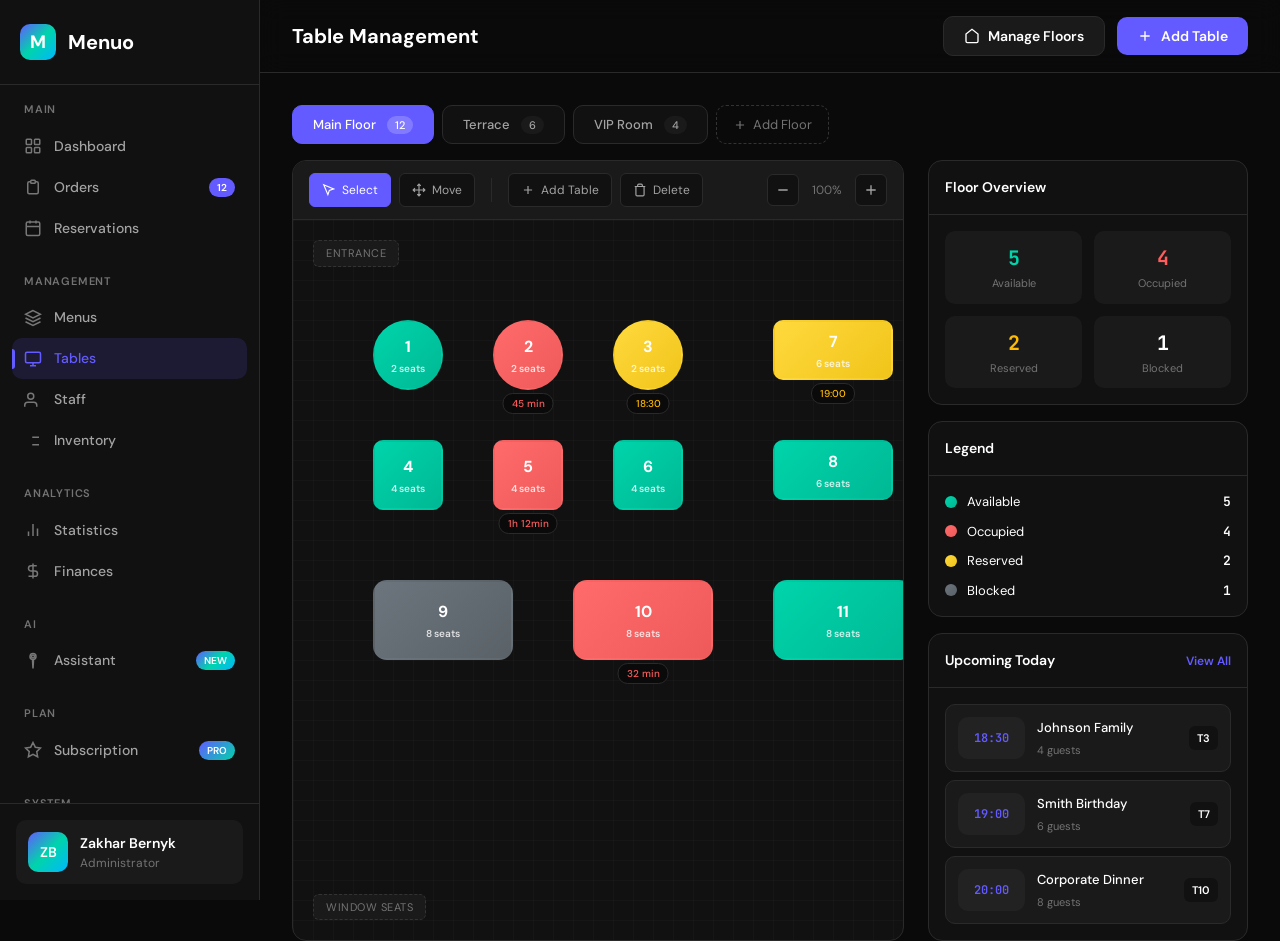
<file: tables.html>
<!DOCTYPE html>
<html lang="en">
<head>
    <meta charset="UTF-8">
    <meta name="viewport" content="width=device-width, initial-scale=1.0">
    <title>Tables — Menuo</title>
    <link rel="preconnect" href="https://fonts.googleapis.com">
    <link rel="preconnect" href="https://fonts.gstatic.com" crossorigin>
    <link href="https://fonts.googleapis.com/css2?family=DM+Sans:opsz,wght@9..40,400;9..40,500;9..40,600;9..40,700&family=JetBrains+Mono:wght@400;500&display=swap" rel="stylesheet">
    <link rel="stylesheet" href="styles.css">
    <style>
        .tables-layout {
            display: grid;
            grid-template-columns: 1fr 320px;
            gap: 24px;
            height: calc(100vh - 180px);
        }

        /* Floor Tabs */
        .floor-tabs {
            display: flex;
            gap: 8px;
            margin-bottom: 16px;
        }

        .floor-tab {
            padding: 10px 20px;
            background: var(--bg-secondary);
            border: 1px solid var(--border-primary);
            border-radius: var(--radius-md);
            font-size: 13px;
            font-weight: 500;
            color: var(--text-secondary);
            cursor: pointer;
            transition: all var(--transition-fast);
            font-family: inherit;
        }

        .floor-tab:hover {
            border-color: var(--border-secondary);
        }

        .floor-tab.active {
            background: var(--accent-primary);
            border-color: var(--accent-primary);
            color: white;
        }

        .floor-tab .table-count {
            margin-left: 8px;
            padding: 2px 8px;
            background: rgba(255,255,255,0.2);
            border-radius: 10px;
            font-size: 11px;
        }

        .floor-tab:not(.active) .table-count {
            background: var(--bg-tertiary);
        }

        .add-floor-btn {
            padding: 10px 16px;
            background: none;
            border: 1px dashed var(--border-secondary);
            border-radius: var(--radius-md);
            font-size: 13px;
            color: var(--text-tertiary);
            cursor: pointer;
            transition: all var(--transition-fast);
            font-family: inherit;
            display: flex;
            align-items: center;
            gap: 6px;
        }

        .add-floor-btn:hover {
            border-color: var(--accent-primary);
            color: var(--accent-primary);
        }

        /* Floor Plan */
        .floor-plan-container {
            background: var(--bg-secondary);
            border: 1px solid var(--border-primary);
            border-radius: var(--radius-lg);
            overflow: hidden;
            display: flex;
            flex-direction: column;
        }

        .floor-plan-toolbar {
            display: flex;
            align-items: center;
            justify-content: space-between;
            padding: 12px 16px;
            border-bottom: 1px solid var(--border-primary);
            background: var(--bg-tertiary);
        }

        .toolbar-left {
            display: flex;
            align-items: center;
            gap: 8px;
        }

        .toolbar-btn {
            padding: 8px 12px;
            background: var(--bg-secondary);
            border: 1px solid var(--border-primary);
            border-radius: var(--radius-sm);
            font-size: 12px;
            color: var(--text-secondary);
            cursor: pointer;
            display: flex;
            align-items: center;
            gap: 6px;
            transition: all var(--transition-fast);
            font-family: inherit;
        }

        .toolbar-btn:hover {
            border-color: var(--accent-primary);
            color: var(--accent-primary);
        }

        .toolbar-btn.active {
            background: var(--accent-primary);
            border-color: var(--accent-primary);
            color: white;
        }

        .toolbar-btn svg {
            width: 14px;
            height: 14px;
        }

        .toolbar-divider {
            width: 1px;
            height: 24px;
            background: var(--border-primary);
            margin: 0 8px;
        }

        .zoom-controls {
            display: flex;
            align-items: center;
            gap: 8px;
        }

        .zoom-btn {
            width: 32px;
            height: 32px;
            background: var(--bg-secondary);
            border: 1px solid var(--border-primary);
            border-radius: var(--radius-sm);
            color: var(--text-secondary);
            cursor: pointer;
            display: flex;
            align-items: center;
            justify-content: center;
            transition: all var(--transition-fast);
        }

        .zoom-btn:hover {
            border-color: var(--accent-primary);
            color: var(--accent-primary);
        }

        .zoom-level {
            font-size: 12px;
            color: var(--text-tertiary);
            min-width: 40px;
            text-align: center;
        }

        /* Floor Plan Canvas */
        .floor-plan {
            flex: 1;
            position: relative;
            background: 
                linear-gradient(rgba(255,255,255,0.02) 1px, transparent 1px),
                linear-gradient(90deg, rgba(255,255,255,0.02) 1px, transparent 1px);
            background-size: 20px 20px;
            overflow: auto;
            min-height: 500px;
        }

        .floor-plan-inner {
            position: relative;
            width: 100%;
            height: 100%;
            min-width: 800px;
            min-height: 600px;
        }

        /* Table Elements */
        .table-element {
            position: absolute;
            cursor: move;
            display: flex;
            flex-direction: column;
            align-items: center;
            justify-content: center;
            transition: transform 0.1s, box-shadow 0.2s;
            user-select: none;
        }

        .table-element:hover {
            z-index: 10;
        }

        .table-element.selected {
            z-index: 20;
        }

        .table-element.selected::after {
            content: '';
            position: absolute;
            inset: -4px;
            border: 2px solid var(--accent-primary);
            border-radius: inherit;
            pointer-events: none;
        }

        .table-shape {
            display: flex;
            flex-direction: column;
            align-items: center;
            justify-content: center;
            font-weight: 600;
            font-size: 14px;
            color: white;
            border: 2px solid transparent;
            transition: all var(--transition-fast);
        }

        .table-shape.round {
            width: 70px;
            height: 70px;
            border-radius: 50%;
        }

        .table-shape.square {
            width: 70px;
            height: 70px;
            border-radius: var(--radius-md);
        }

        .table-shape.rect-h {
            width: 120px;
            height: 60px;
            border-radius: var(--radius-md);
        }

        .table-shape.rect-v {
            width: 60px;
            height: 120px;
            border-radius: var(--radius-md);
        }

        .table-shape.large {
            width: 140px;
            height: 80px;
            border-radius: var(--radius-lg);
        }

        /* Table States */
        .table-element.available .table-shape {
            background: linear-gradient(135deg, #00d4aa, #00b894);
        }

        .table-element.occupied .table-shape {
            background: linear-gradient(135deg, #ff6b6b, #ee5a5a);
        }

        .table-element.reserved .table-shape {
            background: linear-gradient(135deg, #ffd93d, #f0c419);
        }

        .table-element.blocked .table-shape {
            background: linear-gradient(135deg, #6c757d, #5a6268);
        }

        .table-number {
            font-size: 16px;
            font-weight: 700;
        }

        .table-seats {
            font-size: 10px;
            opacity: 0.8;
            margin-top: 2px;
        }

        .table-timer {
            position: absolute;
            bottom: -24px;
            left: 50%;
            transform: translateX(-50%);
            padding: 2px 8px;
            background: var(--bg-primary);
            border: 1px solid var(--border-primary);
            border-radius: 10px;
            font-size: 10px;
            font-weight: 500;
            color: var(--text-secondary);
            white-space: nowrap;
        }

        .table-element.occupied .table-timer {
            color: var(--accent-danger);
        }

        .table-element.reserved .table-timer {
            color: var(--accent-warning);
        }

        /* Walls and Areas */
        .wall-element {
            position: absolute;
            background: var(--border-secondary);
            border-radius: 2px;
        }

        .area-label {
            position: absolute;
            padding: 4px 12px;
            background: var(--bg-tertiary);
            border: 1px dashed var(--border-secondary);
            border-radius: var(--radius-sm);
            font-size: 11px;
            color: var(--text-tertiary);
            text-transform: uppercase;
            letter-spacing: 0.5px;
        }

        /* Side Panel */
        .side-panel {
            display: flex;
            flex-direction: column;
            gap: 16px;
        }

        .panel-card {
            background: var(--bg-secondary);
            border: 1px solid var(--border-primary);
            border-radius: var(--radius-lg);
            overflow: hidden;
        }

        .panel-header {
            padding: 16px;
            border-bottom: 1px solid var(--border-primary);
            font-weight: 600;
            font-size: 14px;
            display: flex;
            align-items: center;
            justify-content: space-between;
        }

        .panel-body {
            padding: 16px;
        }

        /* Legend */
        .legend-items {
            display: flex;
            flex-direction: column;
            gap: 10px;
        }

        .legend-item {
            display: flex;
            align-items: center;
            gap: 10px;
            font-size: 13px;
        }

        .legend-dot {
            width: 12px;
            height: 12px;
            border-radius: 50%;
        }

        .legend-dot.available { background: linear-gradient(135deg, #00d4aa, #00b894); }
        .legend-dot.occupied { background: linear-gradient(135deg, #ff6b6b, #ee5a5a); }
        .legend-dot.reserved { background: linear-gradient(135deg, #ffd93d, #f0c419); }
        .legend-dot.blocked { background: linear-gradient(135deg, #6c757d, #5a6268); }

        .legend-count {
            margin-left: auto;
            font-weight: 600;
            font-family: var(--font-mono);
        }

        /* Stats Grid */
        .stats-mini-grid {
            display: grid;
            grid-template-columns: 1fr 1fr;
            gap: 12px;
        }

        .stat-mini {
            padding: 12px;
            background: var(--bg-tertiary);
            border-radius: var(--radius-md);
            text-align: center;
        }

        .stat-mini-value {
            font-size: 20px;
            font-weight: 700;
            font-family: var(--font-mono);
        }

        .stat-mini-label {
            font-size: 11px;
            color: var(--text-tertiary);
            margin-top: 2px;
        }

        /* Table Details */
        .table-details {
            display: none;
        }

        .table-details.active {
            display: block;
        }

        .detail-row {
            display: flex;
            justify-content: space-between;
            padding: 10px 0;
            border-bottom: 1px solid var(--border-primary);
            font-size: 13px;
        }

        .detail-row:last-child {
            border-bottom: none;
        }

        .detail-label {
            color: var(--text-tertiary);
        }

        .detail-value {
            font-weight: 500;
        }

        .detail-actions {
            display: flex;
            gap: 8px;
            margin-top: 16px;
        }

        .detail-actions .btn-primary,
        .detail-actions .btn-secondary {
            flex: 1;
            justify-content: center;
        }

        /* Upcoming Reservations */
        .reservation-item {
            display: flex;
            align-items: center;
            gap: 12px;
            padding: 12px;
            background: var(--bg-tertiary);
            border-radius: var(--radius-md);
            margin-bottom: 8px;
        }

        .reservation-item:last-child {
            margin-bottom: 0;
        }

        .reservation-time {
            font-size: 12px;
            font-weight: 600;
            font-family: var(--font-mono);
            color: var(--accent-primary);
            min-width: 50px;
        }

        .reservation-info {
            flex: 1;
        }

        .reservation-name {
            font-size: 13px;
            font-weight: 500;
        }

        .reservation-guests {
            font-size: 11px;
            color: var(--text-tertiary);
        }

        .reservation-table {
            padding: 4px 8px;
            background: var(--bg-secondary);
            border-radius: var(--radius-sm);
            font-size: 11px;
            font-weight: 600;
        }

        /* Add Table Modal */
        .table-shapes-grid {
            display: grid;
            grid-template-columns: repeat(3, 1fr);
            gap: 12px;
            margin-bottom: 20px;
        }

        .shape-option {
            padding: 16px;
            background: var(--bg-tertiary);
            border: 2px solid var(--border-primary);
            border-radius: var(--radius-md);
            cursor: pointer;
            transition: all var(--transition-fast);
            display: flex;
            flex-direction: column;
            align-items: center;
            gap: 8px;
        }

        .shape-option:hover {
            border-color: var(--border-secondary);
        }

        .shape-option.selected {
            border-color: var(--accent-primary);
            background: rgba(99, 91, 255, 0.1);
        }

        .shape-preview {
            width: 40px;
            height: 40px;
            background: var(--accent-primary);
            opacity: 0.5;
        }

        .shape-preview.round { border-radius: 50%; }
        .shape-preview.square { border-radius: 6px; }
        .shape-preview.rect-h { width: 60px; height: 30px; border-radius: 6px; }
        .shape-preview.rect-v { width: 30px; height: 60px; border-radius: 6px; }
        .shape-preview.large { width: 70px; height: 40px; border-radius: 8px; }

        .shape-label {
            font-size: 11px;
            color: var(--text-tertiary);
        }

        /* Modal */
        .modal-overlay {
            position: fixed;
            inset: 0;
            background: rgba(0, 0, 0, 0.7);
            display: flex;
            align-items: center;
            justify-content: center;
            z-index: 1000;
            opacity: 0;
            visibility: hidden;
            transition: all var(--transition-normal);
        }

        .modal-overlay.active {
            opacity: 1;
            visibility: visible;
        }

        .modal {
            background: var(--bg-secondary);
            border-radius: var(--radius-xl);
            width: 100%;
            max-width: 500px;
            max-height: 90vh;
            overflow: hidden;
            transform: scale(0.9);
            transition: transform var(--transition-normal);
        }

        .modal-overlay.active .modal {
            transform: scale(1);
        }

        .modal-header {
            padding: 20px 24px;
            border-bottom: 1px solid var(--border-primary);
            display: flex;
            align-items: center;
            justify-content: space-between;
        }

        .modal-header h2 {
            font-size: 18px;
            font-weight: 600;
        }

        .modal-close {
            width: 32px;
            height: 32px;
            background: none;
            border: none;
            color: var(--text-tertiary);
            cursor: pointer;
            display: flex;
            align-items: center;
            justify-content: center;
            border-radius: var(--radius-sm);
            transition: all var(--transition-fast);
        }

        .modal-close:hover {
            background: var(--bg-tertiary);
            color: var(--text-primary);
        }

        .modal-body {
            padding: 24px;
            overflow-y: auto;
            max-height: calc(90vh - 140px);
        }

        .modal-footer {
            padding: 16px 24px;
            border-top: 1px solid var(--border-primary);
            display: flex;
            gap: 12px;
            justify-content: flex-end;
        }

        .form-row {
            display: grid;
            grid-template-columns: 1fr 1fr;
            gap: 16px;
        }

        .form-group {
            margin-bottom: 16px;
        }

        .form-label {
            display: block;
            font-size: 13px;
            font-weight: 500;
            margin-bottom: 6px;
            color: var(--text-secondary);
        }

        .form-input {
            width: 100%;
            padding: 10px 14px;
            background: var(--bg-tertiary);
            border: 1px solid var(--border-primary);
            border-radius: var(--radius-md);
            color: var(--text-primary);
            font-size: 14px;
            font-family: inherit;
            transition: all var(--transition-fast);
        }

        .form-input:focus {
            outline: none;
            border-color: var(--accent-primary);
            box-shadow: 0 0 0 3px rgba(99, 91, 255, 0.15);
        }
    </style>
</head>
<body>
    <div class="app-container">
        <aside class="sidebar">
            <div class="sidebar-header">
                <a href="index.html" class="logo">
                    <div class="logo-icon">M</div>
                    <span class="logo-text">Menuo</span>
                </a>
            </div>
            <nav class="sidebar-nav">
                <div class="nav-section">
                    <div class="nav-section-title">Main</div>
                    <a href="index.html" class="nav-item"><svg viewBox="0 0 24 24" fill="none" stroke="currentColor" stroke-width="2"><rect x="3" y="3" width="7" height="7" rx="1"/><rect x="14" y="3" width="7" height="7" rx="1"/><rect x="3" y="14" width="7" height="7" rx="1"/><rect x="14" y="14" width="7" height="7" rx="1"/></svg>Dashboard</a>
                    <a href="orders.html" class="nav-item"><svg viewBox="0 0 24 24" fill="none" stroke="currentColor" stroke-width="2"><path d="M9 5H7a2 2 0 00-2 2v12a2 2 0 002 2h10a2 2 0 002-2V7a2 2 0 00-2-2h-2"/><rect x="9" y="3" width="6" height="4" rx="1"/></svg>Orders<span class="nav-badge">12</span></a>
                    <a href="reservations.html" class="nav-item"><svg viewBox="0 0 24 24" fill="none" stroke="currentColor" stroke-width="2"><rect x="3" y="4" width="18" height="18" rx="2"/><path d="M16 2v4M8 2v4M3 10h18"/></svg>Reservations</a>
                </div>
                <div class="nav-section">
                    <div class="nav-section-title">Management</div>
                    <a href="menus.html" class="nav-item"><svg viewBox="0 0 24 24" fill="none" stroke="currentColor" stroke-width="2"><path d="M12 2L2 7l10 5 10-5-10-5z"/><path d="M2 17l10 5 10-5M2 12l10 5 10-5"/></svg>Menus</a>
                    <a href="tables.html" class="nav-item active"><svg viewBox="0 0 24 24" fill="none" stroke="currentColor" stroke-width="2"><rect x="2" y="3" width="20" height="14" rx="2"/><path d="M8 21h8m-4-4v4"/></svg>Tables</a>
                    <a href="staff.html" class="nav-item"><svg viewBox="0 0 24 24" fill="none" stroke="currentColor" stroke-width="2"><path d="M17 21v-2a4 4 0 00-4-4H5a4 4 0 00-4 4v2"/><circle cx="9" cy="7" r="4"/></svg>Staff</a>
                    <a href="inventory.html" class="nav-item"><svg viewBox="0 0 24 24" fill="none" stroke="currentColor" stroke-width="2"><path d="M20 7h-9m9 10h-9M4 7h.01M4 17h.01"/></svg>Inventory</a>
                </div>
                <div class="nav-section">
                    <div class="nav-section-title">Analytics</div>
                    <a href="statistics.html" class="nav-item"><svg viewBox="0 0 24 24" fill="none" stroke="currentColor" stroke-width="2"><path d="M18 20V10M12 20V4M6 20v-6"/></svg>Statistics</a>
                    <a href="finances.html" class="nav-item"><svg viewBox="0 0 24 24" fill="none" stroke="currentColor" stroke-width="2"><path d="M12 2v20M17 5H9.5a3.5 3.5 0 000 7h5a3.5 3.5 0 010 7H6"/></svg>Finances</a>
                </div>
                <div class="nav-section">
                    <div class="nav-section-title">AI</div>
                    <a href="ai.html" class="nav-item"><svg viewBox="0 0 24 24" fill="none" stroke="currentColor" stroke-width="2"><path d="M12 2a4 4 0 014 4c0 1.95-1.4 3.58-3.25 3.93L12 22l-.75-12.07A4.001 4.001 0 0112 2z"/><circle cx="12" cy="6" r="2"/></svg>Assistant<span class="nav-badge" style="background:var(--gradient-stripe);color:white">NEW</span></a>
                </div>
                <div class="nav-section">
                    <div class="nav-section-title">Plan</div>
                    <a href="plan.html" class="nav-item"><svg viewBox="0 0 24 24" fill="none" stroke="currentColor" stroke-width="2"><path d="M12 2l3.09 6.26L22 9.27l-5 4.87 1.18 6.88L12 17.77l-6.18 3.25L7 14.14 2 9.27l6.91-1.01L12 2z"/></svg>Subscription<span class="nav-badge" style="background:linear-gradient(135deg,#635bff,#00d4aa);color:white">PRO</span></a>
                </div>
                <div class="nav-section">
                    <div class="nav-section-title">System</div>
                    <a href="settings.html" class="nav-item"><svg viewBox="0 0 24 24" fill="none" stroke="currentColor" stroke-width="2"><circle cx="12" cy="12" r="3"/><path d="M19.4 15a1.65 1.65 0 00.33 1.82l.06.06a2 2 0 010 2.83 2 2 0 01-2.83 0l-.06-.06a1.65 1.65 0 00-1.82-.33 1.65 1.65 0 00-1 1.51V21a2 2 0 01-2 2 2 2 0 01-2-2v-.09A1.65 1.65 0 009 19.4a1.65 1.65 0 00-1.82.33l-.06.06a2 2 0 01-2.83 0 2 2 0 010-2.83l.06-.06a1.65 1.65 0 00.33-1.82 1.65 1.65 0 00-1.51-1H3a2 2 0 01-2-2 2 2 0 012-2h.09A1.65 1.65 0 004.6 9a1.65 1.65 0 00-.33-1.82l-.06-.06a2 2 0 010-2.83 2 2 0 012.83 0l.06.06a1.65 1.65 0 001.82.33H9a1.65 1.65 0 001-1.51V3a2 2 0 012-2 2 2 0 012 2v.09a1.65 1.65 0 001 1.51 1.65 1.65 0 001.82-.33l.06-.06a2 2 0 012.83 0 2 2 0 010 2.83l-.06.06a1.65 1.65 0 00-.33 1.82V9a1.65 1.65 0 001.51 1H21a2 2 0 012 2 2 2 0 01-2 2h-.09a1.65 1.65 0 00-1.51 1z"/></svg>Settings</a>
                </div>
            </nav>
            <div class="sidebar-footer">
                <div class="user-card">
                    <div class="user-avatar">ZB</div>
                    <div class="user-info">
                        <div class="user-name">Zakhar Bernyk</div>
                        <div class="user-role">Administrator</div>
                    </div>
                </div>
            </div>
        </aside>

        <main class="main-content">
            <header class="header">
                <div class="header-left">
                    <h1 class="page-title">Table Management</h1>
                </div>
                <div class="header-right">
                    <button class="btn-secondary" onclick="openFloorModal()">
                        <svg viewBox="0 0 24 24" fill="none" stroke="currentColor" stroke-width="2" style="width:16px;height:16px"><path d="M3 9l9-7 9 7v11a2 2 0 01-2 2H5a2 2 0 01-2-2z"/></svg>
                        Manage Floors
                    </button>
                    <button class="btn-primary" onclick="openAddTableModal()">
                        <svg viewBox="0 0 24 24" fill="none" stroke="currentColor" stroke-width="2" style="width:16px;height:16px"><path d="M12 5v14M5 12h14"/></svg>
                        Add Table
                    </button>
                </div>
            </header>

            <div class="dashboard">
                <!-- Floor Tabs -->
                <div class="floor-tabs">
                    <button class="floor-tab active" onclick="switchFloor(1)">
                        Main Floor <span class="table-count">12</span>
                    </button>
                    <button class="floor-tab" onclick="switchFloor(2)">
                        Terrace <span class="table-count">6</span>
                    </button>
                    <button class="floor-tab" onclick="switchFloor(3)">
                        VIP Room <span class="table-count">4</span>
                    </button>
                    <button class="add-floor-btn" onclick="openFloorModal()">
                        <svg viewBox="0 0 24 24" fill="none" stroke="currentColor" stroke-width="2" style="width:14px;height:14px"><path d="M12 5v14M5 12h14"/></svg>
                        Add Floor
                    </button>
                </div>

                <div class="tables-layout">
                    <!-- Floor Plan -->
                    <div class="floor-plan-container">
                        <div class="floor-plan-toolbar">
                            <div class="toolbar-left">
                                <button class="toolbar-btn active" id="selectMode" onclick="setMode('select')">
                                    <svg viewBox="0 0 24 24" fill="none" stroke="currentColor" stroke-width="2"><path d="M3 3l7.07 16.97 2.51-7.39 7.39-2.51L3 3z"/></svg>
                                    Select
                                </button>
                                <button class="toolbar-btn" id="moveMode" onclick="setMode('move')">
                                    <svg viewBox="0 0 24 24" fill="none" stroke="currentColor" stroke-width="2"><path d="M5 9l-3 3 3 3M9 5l3-3 3 3M15 19l-3 3-3-3M19 9l3 3-3 3M2 12h20M12 2v20"/></svg>
                                    Move
                                </button>
                                <div class="toolbar-divider"></div>
                                <button class="toolbar-btn" onclick="openAddTableModal()">
                                    <svg viewBox="0 0 24 24" fill="none" stroke="currentColor" stroke-width="2"><path d="M12 5v14M5 12h14"/></svg>
                                    Add Table
                                </button>
                                <button class="toolbar-btn" onclick="deleteSelected()">
                                    <svg viewBox="0 0 24 24" fill="none" stroke="currentColor" stroke-width="2"><path d="M3 6h18M19 6v14a2 2 0 01-2 2H7a2 2 0 01-2-2V6m3 0V4a2 2 0 012-2h4a2 2 0 012 2v2"/></svg>
                                    Delete
                                </button>
                            </div>
                            <div class="zoom-controls">
                                <button class="zoom-btn" onclick="zoomOut()">
                                    <svg viewBox="0 0 24 24" fill="none" stroke="currentColor" stroke-width="2" style="width:16px;height:16px"><path d="M5 12h14"/></svg>
                                </button>
                                <span class="zoom-level" id="zoomLevel">100%</span>
                                <button class="zoom-btn" onclick="zoomIn()">
                                    <svg viewBox="0 0 24 24" fill="none" stroke="currentColor" stroke-width="2" style="width:16px;height:16px"><path d="M12 5v14M5 12h14"/></svg>
                                </button>
                            </div>
                        </div>

                        <div class="floor-plan" id="floorPlan">
                            <div class="floor-plan-inner" id="floorPlanInner">
                                <!-- Area Labels -->
                                <div class="area-label" style="top: 20px; left: 20px;">Entrance</div>
                                <div class="area-label" style="top: 20px; right: 20px;">Bar Area</div>
                                <div class="area-label" style="bottom: 20px; left: 20px;">Window Seats</div>
                                
                                <!-- Tables - Main Floor -->
                                <div class="table-element available" data-table="1" style="left: 80px; top: 100px;" onclick="selectTable(this)">
                                    <div class="table-shape round">
                                        <span class="table-number">1</span>
                                        <span class="table-seats">2 seats</span>
                                    </div>
                                </div>

                                <div class="table-element occupied" data-table="2" style="left: 200px; top: 100px;" onclick="selectTable(this)">
                                    <div class="table-shape round">
                                        <span class="table-number">2</span>
                                        <span class="table-seats">2 seats</span>
                                    </div>
                                    <div class="table-timer">45 min</div>
                                </div>

                                <div class="table-element reserved" data-table="3" style="left: 320px; top: 100px;" onclick="selectTable(this)">
                                    <div class="table-shape round">
                                        <span class="table-number">3</span>
                                        <span class="table-seats">2 seats</span>
                                    </div>
                                    <div class="table-timer">18:30</div>
                                </div>

                                <div class="table-element available" data-table="4" style="left: 80px; top: 220px;" onclick="selectTable(this)">
                                    <div class="table-shape square">
                                        <span class="table-number">4</span>
                                        <span class="table-seats">4 seats</span>
                                    </div>
                                </div>

                                <div class="table-element occupied" data-table="5" style="left: 200px; top: 220px;" onclick="selectTable(this)">
                                    <div class="table-shape square">
                                        <span class="table-number">5</span>
                                        <span class="table-seats">4 seats</span>
                                    </div>
                                    <div class="table-timer">1h 12min</div>
                                </div>

                                <div class="table-element available" data-table="6" style="left: 320px; top: 220px;" onclick="selectTable(this)">
                                    <div class="table-shape square">
                                        <span class="table-number">6</span>
                                        <span class="table-seats">4 seats</span>
                                    </div>
                                </div>

                                <div class="table-element reserved" data-table="7" style="left: 480px; top: 100px;" onclick="selectTable(this)">
                                    <div class="table-shape rect-h">
                                        <span class="table-number">7</span>
                                        <span class="table-seats">6 seats</span>
                                    </div>
                                    <div class="table-timer">19:00</div>
                                </div>

                                <div class="table-element available" data-table="8" style="left: 480px; top: 220px;" onclick="selectTable(this)">
                                    <div class="table-shape rect-h">
                                        <span class="table-number">8</span>
                                        <span class="table-seats">6 seats</span>
                                    </div>
                                </div>

                                <div class="table-element blocked" data-table="9" style="left: 80px; top: 360px;" onclick="selectTable(this)">
                                    <div class="table-shape large">
                                        <span class="table-number">9</span>
                                        <span class="table-seats">8 seats</span>
                                    </div>
                                </div>

                                <div class="table-element occupied" data-table="10" style="left: 280px; top: 360px;" onclick="selectTable(this)">
                                    <div class="table-shape large">
                                        <span class="table-number">10</span>
                                        <span class="table-seats">8 seats</span>
                                    </div>
                                    <div class="table-timer">32 min</div>
                                </div>

                                <div class="table-element available" data-table="11" style="left: 480px; top: 360px;" onclick="selectTable(this)">
                                    <div class="table-shape large">
                                        <span class="table-number">11</span>
                                        <span class="table-seats">8 seats</span>
                                    </div>
                                </div>

                                <div class="table-element available" data-table="12" style="left: 660px; top: 180px;" onclick="selectTable(this)">
                                    <div class="table-shape rect-v">
                                        <span class="table-number">12</span>
                                        <span class="table-seats">4 seats</span>
                                    </div>
                                </div>
                            </div>
                        </div>
                    </div>

                    <!-- Side Panel -->
                    <div class="side-panel">
                        <!-- Stats -->
                        <div class="panel-card">
                            <div class="panel-header">Floor Overview</div>
                            <div class="panel-body">
                                <div class="stats-mini-grid">
                                    <div class="stat-mini">
                                        <div class="stat-mini-value" style="color: var(--accent-success)">5</div>
                                        <div class="stat-mini-label">Available</div>
                                    </div>
                                    <div class="stat-mini">
                                        <div class="stat-mini-value" style="color: var(--accent-danger)">4</div>
                                        <div class="stat-mini-label">Occupied</div>
                                    </div>
                                    <div class="stat-mini">
                                        <div class="stat-mini-value" style="color: var(--accent-warning)">2</div>
                                        <div class="stat-mini-label">Reserved</div>
                                    </div>
                                    <div class="stat-mini">
                                        <div class="stat-mini-value">1</div>
                                        <div class="stat-mini-label">Blocked</div>
                                    </div>
                                </div>
                            </div>
                        </div>

                        <!-- Legend -->
                        <div class="panel-card">
                            <div class="panel-header">Legend</div>
                            <div class="panel-body">
                                <div class="legend-items">
                                    <div class="legend-item">
                                        <div class="legend-dot available"></div>
                                        <span>Available</span>
                                        <span class="legend-count">5</span>
                                    </div>
                                    <div class="legend-item">
                                        <div class="legend-dot occupied"></div>
                                        <span>Occupied</span>
                                        <span class="legend-count">4</span>
                                    </div>
                                    <div class="legend-item">
                                        <div class="legend-dot reserved"></div>
                                        <span>Reserved</span>
                                        <span class="legend-count">2</span>
                                    </div>
                                    <div class="legend-item">
                                        <div class="legend-dot blocked"></div>
                                        <span>Blocked</span>
                                        <span class="legend-count">1</span>
                                    </div>
                                </div>
                            </div>
                        </div>

                        <!-- Table Details (shown when selected) -->
                        <div class="panel-card table-details" id="tableDetails">
                            <div class="panel-header">
                                Table <span id="selectedTableNum">#1</span>
                            </div>
                            <div class="panel-body">
                                <div class="detail-row">
                                    <span class="detail-label">Status</span>
                                    <span class="detail-value" id="detailStatus">Available</span>
                                </div>
                                <div class="detail-row">
                                    <span class="detail-label">Capacity</span>
                                    <span class="detail-value" id="detailCapacity">4 seats</span>
                                </div>
                                <div class="detail-row">
                                    <span class="detail-label">Shape</span>
                                    <span class="detail-value" id="detailShape">Square</span>
                                </div>
                                <div class="detail-row">
                                    <span class="detail-label">Section</span>
                                    <span class="detail-value" id="detailSection">Main Floor</span>
                                </div>
                                <div class="detail-actions">
                                    <button class="btn-secondary" onclick="editTable()">Edit</button>
                                    <button class="btn-primary" onclick="openReservationModal()">Reserve</button>
                                </div>
                            </div>
                        </div>

                        <!-- Upcoming Reservations -->
                        <div class="panel-card">
                            <div class="panel-header">
                                Upcoming Today
                                <a href="reservations.html" style="font-size: 12px; color: var(--accent-primary); text-decoration: none;">View All</a>
                            </div>
                            <div class="panel-body">
                                <div class="reservation-item">
                                    <div class="reservation-time">18:30</div>
                                    <div class="reservation-info">
                                        <div class="reservation-name">Johnson Family</div>
                                        <div class="reservation-guests">4 guests</div>
                                    </div>
                                    <div class="reservation-table">T3</div>
                                </div>
                                <div class="reservation-item">
                                    <div class="reservation-time">19:00</div>
                                    <div class="reservation-info">
                                        <div class="reservation-name">Smith Birthday</div>
                                        <div class="reservation-guests">6 guests</div>
                                    </div>
                                    <div class="reservation-table">T7</div>
                                </div>
                                <div class="reservation-item">
                                    <div class="reservation-time">20:00</div>
                                    <div class="reservation-info">
                                        <div class="reservation-name">Corporate Dinner</div>
                                        <div class="reservation-guests">8 guests</div>
                                    </div>
                                    <div class="reservation-table">T10</div>
                                </div>
                            </div>
                        </div>
                    </div>
                </div>
            </div>
        </main>
    </div>

    <!-- Add Table Modal -->
    <div class="modal-overlay" id="addTableModal">
        <div class="modal">
            <div class="modal-header">
                <h2>Add New Table</h2>
                <button class="modal-close" onclick="closeAddTableModal()">
                    <svg viewBox="0 0 24 24" fill="none" stroke="currentColor" stroke-width="2"><path d="M18 6L6 18M6 6l12 12"/></svg>
                </button>
            </div>
            <div class="modal-body">
                <div class="form-group">
                    <label class="form-label">Table Shape</label>
                    <div class="table-shapes-grid">
                        <div class="shape-option selected" onclick="selectShape(this, 'round')">
                            <div class="shape-preview round"></div>
                            <span class="shape-label">Round</span>
                        </div>
                        <div class="shape-option" onclick="selectShape(this, 'square')">
                            <div class="shape-preview square"></div>
                            <span class="shape-label">Square</span>
                        </div>
                        <div class="shape-option" onclick="selectShape(this, 'rect-h')">
                            <div class="shape-preview rect-h"></div>
                            <span class="shape-label">Rectangle</span>
                        </div>
                        <div class="shape-option" onclick="selectShape(this, 'rect-v')">
                            <div class="shape-preview rect-v"></div>
                            <span class="shape-label">Vertical</span>
                        </div>
                        <div class="shape-option" onclick="selectShape(this, 'large')">
                            <div class="shape-preview large"></div>
                            <span class="shape-label">Large</span>
                        </div>
                    </div>
                </div>
                <div class="form-row">
                    <div class="form-group">
                        <label class="form-label">Table Number</label>
                        <input type="number" class="form-input" id="tableNumber" value="13" min="1">
                    </div>
                    <div class="form-group">
                        <label class="form-label">Seats</label>
                        <select class="form-input" id="tableSeats">
                            <option value="2">2 seats</option>
                            <option value="4" selected>4 seats</option>
                            <option value="6">6 seats</option>
                            <option value="8">8 seats</option>
                            <option value="10">10 seats</option>
                            <option value="12">12 seats</option>
                        </select>
                    </div>
                </div>
                <div class="form-row">
                    <div class="form-group">
                        <label class="form-label">Floor</label>
                        <select class="form-input" id="tableFloor">
                            <option value="1">Main Floor</option>
                            <option value="2">Terrace</option>
                            <option value="3">VIP Room</option>
                        </select>
                    </div>
                    <div class="form-group">
                        <label class="form-label">Initial Status</label>
                        <select class="form-input" id="tableStatus">
                            <option value="available">Available</option>
                            <option value="blocked">Blocked</option>
                        </select>
                    </div>
                </div>
                <div class="form-group">
                    <label class="form-label">Notes (optional)</label>
                    <input type="text" class="form-input" id="tableNotes" placeholder="e.g., Near window, wheelchair accessible">
                </div>
            </div>
            <div class="modal-footer">
                <button class="btn-secondary" onclick="closeAddTableModal()">Cancel</button>
                <button class="btn-primary" onclick="addTable()">Add Table</button>
            </div>
        </div>
    </div>

    <!-- Floor Management Modal -->
    <div class="modal-overlay" id="floorModal">
        <div class="modal">
            <div class="modal-header">
                <h2>Manage Floors</h2>
                <button class="modal-close" onclick="closeFloorModal()">
                    <svg viewBox="0 0 24 24" fill="none" stroke="currentColor" stroke-width="2"><path d="M18 6L6 18M6 6l12 12"/></svg>
                </button>
            </div>
            <div class="modal-body">
                <div style="margin-bottom: 20px;">
                    <div style="display: flex; align-items: center; justify-content: space-between; padding: 12px; background: var(--bg-tertiary); border-radius: var(--radius-md); margin-bottom: 8px;">
                        <div>
                            <div style="font-weight: 500;">Main Floor</div>
                            <div style="font-size: 12px; color: var(--text-tertiary);">12 tables • 52 seats</div>
                        </div>
                        <div style="display: flex; gap: 8px;">
                            <button class="toolbar-btn">Edit</button>
                            <button class="toolbar-btn" style="color: var(--accent-danger);">Delete</button>
                        </div>
                    </div>
                    <div style="display: flex; align-items: center; justify-content: space-between; padding: 12px; background: var(--bg-tertiary); border-radius: var(--radius-md); margin-bottom: 8px;">
                        <div>
                            <div style="font-weight: 500;">Terrace</div>
                            <div style="font-size: 12px; color: var(--text-tertiary);">6 tables • 24 seats</div>
                        </div>
                        <div style="display: flex; gap: 8px;">
                            <button class="toolbar-btn">Edit</button>
                            <button class="toolbar-btn" style="color: var(--accent-danger);">Delete</button>
                        </div>
                    </div>
                    <div style="display: flex; align-items: center; justify-content: space-between; padding: 12px; background: var(--bg-tertiary); border-radius: var(--radius-md); margin-bottom: 8px;">
                        <div>
                            <div style="font-weight: 500;">VIP Room</div>
                            <div style="font-size: 12px; color: var(--text-tertiary);">4 tables • 20 seats</div>
                        </div>
                        <div style="display: flex; gap: 8px;">
                            <button class="toolbar-btn">Edit</button>
                            <button class="toolbar-btn" style="color: var(--accent-danger);">Delete</button>
                        </div>
                    </div>
                </div>
                <div style="border-top: 1px solid var(--border-primary); padding-top: 20px;">
                    <label class="form-label">Add New Floor</label>
                    <div style="display: flex; gap: 8px;">
                        <input type="text" class="form-input" placeholder="Floor name (e.g., Rooftop)" style="flex: 1;">
                        <button class="btn-primary">Add</button>
                    </div>
                </div>
            </div>
            <div class="modal-footer">
                <button class="btn-secondary" onclick="closeFloorModal()">Close</button>
            </div>
        </div>
    </div>

    <!-- Reservation Modal -->
    <div class="modal-overlay" id="reservationModal">
        <div class="modal">
            <div class="modal-header">
                <h2>New Reservation</h2>
                <button class="modal-close" onclick="closeReservationModal()">
                    <svg viewBox="0 0 24 24" fill="none" stroke="currentColor" stroke-width="2"><path d="M18 6L6 18M6 6l12 12"/></svg>
                </button>
            </div>
            <div class="modal-body">
                <div class="form-row">
                    <div class="form-group">
                        <label class="form-label">Guest Name</label>
                        <input type="text" class="form-input" placeholder="John Smith">
                    </div>
                    <div class="form-group">
                        <label class="form-label">Phone</label>
                        <input type="tel" class="form-input" placeholder="+1 555-0123">
                    </div>
                </div>
                <div class="form-row">
                    <div class="form-group">
                        <label class="form-label">Date</label>
                        <input type="date" class="form-input" value="2026-01-07">
                    </div>
                    <div class="form-group">
                        <label class="form-label">Time</label>
                        <input type="time" class="form-input" value="19:00">
                    </div>
                </div>
                <div class="form-row">
                    <div class="form-group">
                        <label class="form-label">Number of Guests</label>
                        <select class="form-input">
                            <option>1 guest</option>
                            <option selected>2 guests</option>
                            <option>3 guests</option>
                            <option>4 guests</option>
                            <option>5 guests</option>
                            <option>6 guests</option>
                            <option>7 guests</option>
                            <option>8+ guests</option>
                        </select>
                    </div>
                    <div class="form-group">
                        <label class="form-label">Table</label>
                        <select class="form-input" id="reservationTable">
                            <option value="1">Table 1 (2 seats)</option>
                            <option value="3">Table 3 (2 seats)</option>
                            <option value="4">Table 4 (4 seats)</option>
                            <option value="6">Table 6 (4 seats)</option>
                        </select>
                    </div>
                </div>
                <div class="form-group">
                    <label class="form-label">Special Requests</label>
                    <input type="text" class="form-input" placeholder="e.g., Birthday celebration, high chair needed">
                </div>
            </div>
            <div class="modal-footer">
                <button class="btn-secondary" onclick="closeReservationModal()">Cancel</button>
                <button class="btn-primary" onclick="createReservation()">Create Reservation</button>
            </div>
        </div>
    </div>

    <script>
        let currentMode = 'select';
        let selectedTable = null;
        let selectedShape = 'round';
        let zoomLevel = 100;
        let isDragging = false;
        let dragOffset = { x: 0, y: 0 };

        // Mode switching
        function setMode(mode) {
            currentMode = mode;
            document.getElementById('selectMode').classList.toggle('active', mode === 'select');
            document.getElementById('moveMode').classList.toggle('active', mode === 'move');
            
            const tables = document.querySelectorAll('.table-element');
            tables.forEach(table => {
                table.style.cursor = mode === 'move' ? 'move' : 'pointer';
            });
        }

        // Table selection
        function selectTable(element) {
            if (currentMode === 'move') return;
            
            // Deselect previous
            document.querySelectorAll('.table-element').forEach(t => t.classList.remove('selected'));
            
            // Select new
            element.classList.add('selected');
            selectedTable = element;
            
            // Update details panel
            updateTableDetails(element);
        }

        function updateTableDetails(element) {
            const tableNum = element.dataset.table;
            const status = element.classList.contains('available') ? 'Available' :
                          element.classList.contains('occupied') ? 'Occupied' :
                          element.classList.contains('reserved') ? 'Reserved' : 'Blocked';
            const shape = element.querySelector('.table-shape');
            const seats = shape.querySelector('.table-seats').textContent;
            const shapeType = shape.classList.contains('round') ? 'Round' :
                            shape.classList.contains('square') ? 'Square' :
                            shape.classList.contains('rect-h') ? 'Rectangle' :
                            shape.classList.contains('rect-v') ? 'Vertical' : 'Large';

            document.getElementById('selectedTableNum').textContent = '#' + tableNum;
            document.getElementById('detailStatus').textContent = status;
            document.getElementById('detailStatus').style.color = 
                status === 'Available' ? 'var(--accent-success)' :
                status === 'Occupied' ? 'var(--accent-danger)' :
                status === 'Reserved' ? 'var(--accent-warning)' : 'var(--text-secondary)';
            document.getElementById('detailCapacity').textContent = seats;
            document.getElementById('detailShape').textContent = shapeType;
            
            document.getElementById('tableDetails').classList.add('active');
        }

        // Drag and drop tables
        document.addEventListener('DOMContentLoaded', () => {
            const tables = document.querySelectorAll('.table-element');
            
            tables.forEach(table => {
                table.addEventListener('mousedown', (e) => {
                    if (currentMode !== 'move') return;
                    
                    isDragging = true;
                    selectedTable = table;
                    
                    const rect = table.getBoundingClientRect();
                    const planRect = document.getElementById('floorPlan').getBoundingClientRect();
                    
                    dragOffset.x = e.clientX - rect.left;
                    dragOffset.y = e.clientY - rect.top;
                    
                    table.style.zIndex = 100;
                });
            });

            document.addEventListener('mousemove', (e) => {
                if (!isDragging || !selectedTable) return;
                
                const planRect = document.getElementById('floorPlan').getBoundingClientRect();
                const x = e.clientX - planRect.left - dragOffset.x;
                const y = e.clientY - planRect.top - dragOffset.y;
                
                selectedTable.style.left = Math.max(0, x) + 'px';
                selectedTable.style.top = Math.max(0, y) + 'px';
            });

            document.addEventListener('mouseup', () => {
                if (isDragging && selectedTable) {
                    selectedTable.style.zIndex = '';
                }
                isDragging = false;
            });
        });

        // Floor switching
        function switchFloor(floorNum) {
            document.querySelectorAll('.floor-tab').forEach((tab, index) => {
                tab.classList.toggle('active', index === floorNum - 1);
            });
            // In real app, would load different floor layout
        }

        // Zoom controls
        function zoomIn() {
            if (zoomLevel < 150) {
                zoomLevel += 10;
                updateZoom();
            }
        }

        function zoomOut() {
            if (zoomLevel > 50) {
                zoomLevel -= 10;
                updateZoom();
            }
        }

        function updateZoom() {
            document.getElementById('zoomLevel').textContent = zoomLevel + '%';
            document.getElementById('floorPlanInner').style.transform = `scale(${zoomLevel / 100})`;
            document.getElementById('floorPlanInner').style.transformOrigin = 'top left';
        }

        // Shape selection
        function selectShape(element, shape) {
            document.querySelectorAll('.shape-option').forEach(opt => opt.classList.remove('selected'));
            element.classList.add('selected');
            selectedShape = shape;
        }

        // Modal functions
        function openAddTableModal() {
            document.getElementById('addTableModal').classList.add('active');
        }

        function closeAddTableModal() {
            document.getElementById('addTableModal').classList.remove('active');
        }

        function openFloorModal() {
            document.getElementById('floorModal').classList.add('active');
        }

        function closeFloorModal() {
            document.getElementById('floorModal').classList.remove('active');
        }

        function openReservationModal() {
            document.getElementById('reservationModal').classList.add('active');
            if (selectedTable) {
                document.getElementById('reservationTable').value = selectedTable.dataset.table;
            }
        }

        function closeReservationModal() {
            document.getElementById('reservationModal').classList.remove('active');
        }

        // Add new table
        function addTable() {
            const number = document.getElementById('tableNumber').value;
            const seats = document.getElementById('tableSeats').value;
            
            const table = document.createElement('div');
            table.className = 'table-element available';
            table.dataset.table = number;
            table.style.left = '400px';
            table.style.top = '300px';
            table.onclick = function() { selectTable(this); };
            
            table.innerHTML = `
                <div class="table-shape ${selectedShape}">
                    <span class="table-number">${number}</span>
                    <span class="table-seats">${seats} seats</span>
                </div>
            `;
            
            document.getElementById('floorPlanInner').appendChild(table);
            closeAddTableModal();
            
            // Increment table number for next add
            document.getElementById('tableNumber').value = parseInt(number) + 1;
        }

        function deleteSelected() {
            if (selectedTable) {
                if (confirm('Delete this table?')) {
                    selectedTable.remove();
                    selectedTable = null;
                    document.getElementById('tableDetails').classList.remove('active');
                }
            } else {
                alert('Please select a table first');
            }
        }

        function editTable() {
            if (selectedTable) {
                openAddTableModal();
                document.getElementById('tableNumber').value = selectedTable.dataset.table;
            }
        }

        function createReservation() {
            alert('Reservation created successfully!');
            closeReservationModal();
        }

        // Close modals on backdrop click
        document.querySelectorAll('.modal-overlay').forEach(overlay => {
            overlay.addEventListener('click', (e) => {
                if (e.target === overlay) {
                    overlay.classList.remove('active');
                }
            });
        });

        // Close modals on Escape
        document.addEventListener('keydown', (e) => {
            if (e.key === 'Escape') {
                document.querySelectorAll('.modal-overlay.active').forEach(modal => {
                    modal.classList.remove('active');
                });
            }
        });
    </script>
</body>
</html>
</file>
<file: styles.css>
:root {
    --bg-primary: #0a0a0a;
    --bg-secondary: #111111;
    --bg-tertiary: #1a1a1a;
    --bg-elevated: #222222;
    --bg-hover: #2a2a2a;
    
    --text-primary: #ffffff;
    --text-secondary: #a3a3a3;
    --text-tertiary: #737373;
    
    --accent-primary: #635bff;
    --accent-primary-hover: #7c75ff;
    --accent-success: #00d4aa;
    --accent-warning: #ffbb00;
    --accent-danger: #ff5c5c;
    --accent-info: #00b8ff;
    
    --border-primary: #2a2a2a;
    --border-secondary: #333333;
    
    --gradient-stripe: linear-gradient(135deg, #635bff 0%, #00d4aa 50%, #00b8ff 100%);
    
    --shadow-sm: 0 1px 2px rgba(0, 0, 0, 0.3);
    --shadow-md: 0 4px 12px rgba(0, 0, 0, 0.4);
    --shadow-lg: 0 12px 40px rgba(0, 0, 0, 0.5);
    
    --radius-sm: 6px;
    --radius-md: 10px;
    --radius-lg: 14px;
    --radius-xl: 20px;
    
    --font-sans: 'DM Sans', -apple-system, BlinkMacSystemFont, sans-serif;
    --font-mono: 'JetBrains Mono', monospace;
    
    --transition-fast: 0.15s ease;
    --transition-base: 0.25s ease;
}

* { margin: 0; padding: 0; box-sizing: border-box; }

body {
    font-family: var(--font-sans);
    background: var(--bg-primary);
    color: var(--text-primary);
    line-height: 1.5;
    min-height: 100vh;
}

.app-container { display: flex; min-height: 100vh; }

/* Sidebar */
.sidebar {
    width: 260px;
    background: var(--bg-secondary);
    border-right: 1px solid var(--border-primary);
    display: flex;
    flex-direction: column;
    position: fixed;
    height: 100vh;
    z-index: 100;
}

.sidebar-header { padding: 24px 20px; border-bottom: 1px solid var(--border-primary); }

.logo { display: flex; align-items: center; gap: 12px; text-decoration: none; }

.logo-icon {
    width: 36px; height: 36px;
    background: var(--gradient-stripe);
    border-radius: var(--radius-md);
    display: flex; align-items: center; justify-content: center;
    font-weight: 700; font-size: 18px; color: white;
}

.logo-text { font-size: 20px; font-weight: 700; color: var(--text-primary); }

.sidebar-nav { flex: 1; padding: 16px 12px; overflow-y: auto; }

.nav-section { margin-bottom: 24px; }

.nav-section-title {
    font-size: 11px; font-weight: 600; color: var(--text-tertiary);
    text-transform: uppercase; letter-spacing: 0.8px;
    padding: 0 12px; margin-bottom: 8px;
}

.nav-item {
    display: flex; align-items: center; gap: 12px;
    padding: 10px 12px; border-radius: var(--radius-md);
    color: var(--text-secondary); text-decoration: none;
    font-size: 14px; font-weight: 500;
    transition: all var(--transition-fast);
    cursor: pointer; position: relative;
}

.nav-item:hover { background: var(--bg-hover); color: var(--text-primary); }

.nav-item.active { background: rgba(99, 91, 255, 0.15); color: var(--accent-primary); }

.nav-item.active::before {
    content: ''; position: absolute; left: 0; top: 50%; transform: translateY(-50%);
    width: 3px; height: 20px; background: var(--accent-primary); border-radius: 0 3px 3px 0;
}

.nav-item svg { width: 18px; height: 18px; opacity: 0.7; }
.nav-item.active svg { opacity: 1; }

.nav-badge {
    margin-left: auto; background: var(--accent-primary); color: white;
    font-size: 10px; font-weight: 600; padding: 2px 8px; border-radius: 10px;
}

.nav-badge.warning { background: var(--accent-warning); color: #000; }
.nav-badge.danger { background: var(--accent-danger); }

.sidebar-footer { padding: 16px; border-top: 1px solid var(--border-primary); }

.user-card {
    display: flex; align-items: center; gap: 12px; padding: 12px;
    background: var(--bg-tertiary); border-radius: var(--radius-md);
    cursor: pointer; transition: all var(--transition-fast);
}

.user-card:hover { background: var(--bg-hover); }

.user-avatar {
    width: 40px; height: 40px; border-radius: var(--radius-md);
    background: var(--gradient-stripe);
    display: flex; align-items: center; justify-content: center;
    font-weight: 600; font-size: 14px;
}

.user-info { flex: 1; min-width: 0; }
.user-name { font-size: 14px; font-weight: 600; color: var(--text-primary); }
.user-role { font-size: 12px; color: var(--text-tertiary); }

/* Main Content */
.main-content { flex: 1; margin-left: 260px; min-height: 100vh; }

/* Header */
.header {
    position: sticky; top: 0; z-index: 50;
    background: rgba(10, 10, 10, 0.8); backdrop-filter: blur(12px);
    border-bottom: 1px solid var(--border-primary);
    padding: 16px 32px;
    display: flex; align-items: center; justify-content: space-between;
}

.header-left { display: flex; align-items: center; gap: 24px; }

.page-title { font-size: 20px; font-weight: 700; }

.search-bar {
    display: flex; align-items: center; gap: 10px;
    background: var(--bg-tertiary); border: 1px solid var(--border-primary);
    border-radius: var(--radius-lg); padding: 10px 16px; width: 320px;
    transition: all var(--transition-fast);
}

.search-bar:focus-within { border-color: var(--accent-primary); box-shadow: 0 0 0 3px rgba(99, 91, 255, 0.15); }
.search-bar svg { width: 16px; height: 16px; color: var(--text-tertiary); }

.search-bar input {
    flex: 1; background: none; border: none; outline: none;
    color: var(--text-primary); font-size: 14px; font-family: inherit;
}

.search-bar input::placeholder { color: var(--text-tertiary); }

.search-shortcut {
    font-family: var(--font-mono); font-size: 11px; color: var(--text-tertiary);
    background: var(--bg-elevated); padding: 3px 6px; border-radius: 4px;
}

.header-right { display: flex; align-items: center; gap: 12px; }

.header-btn {
    width: 40px; height: 40px; border-radius: var(--radius-md);
    background: var(--bg-tertiary); border: 1px solid var(--border-primary);
    color: var(--text-secondary);
    display: flex; align-items: center; justify-content: center;
    cursor: pointer; transition: all var(--transition-fast); position: relative;
}

.header-btn:hover { background: var(--bg-hover); color: var(--text-primary); }
.header-btn svg { width: 18px; height: 18px; }

.notification-dot {
    position: absolute; top: 8px; right: 8px;
    width: 8px; height: 8px; background: var(--accent-danger);
    border-radius: 50%; border: 2px solid var(--bg-tertiary);
}

.btn-primary {
    display: flex; align-items: center; gap: 8px; padding: 10px 20px;
    background: var(--accent-primary); color: white; border: none;
    border-radius: var(--radius-md); font-size: 14px; font-weight: 600;
    font-family: inherit; cursor: pointer; transition: all var(--transition-fast);
}

.btn-primary:hover { background: var(--accent-primary-hover); transform: translateY(-1px); box-shadow: var(--shadow-md); }
.btn-primary svg { width: 16px; height: 16px; }

.btn-secondary {
    display: flex; align-items: center; gap: 8px; padding: 10px 20px;
    background: var(--bg-tertiary); color: var(--text-primary);
    border: 1px solid var(--border-primary); border-radius: var(--radius-md);
    font-size: 14px; font-weight: 600; font-family: inherit;
    cursor: pointer; transition: all var(--transition-fast);
}

.btn-secondary:hover { background: var(--bg-hover); }
.btn-secondary svg { width: 16px; height: 16px; }

/* Dashboard */
.dashboard { padding: 32px; }

/* Stats Grid */
.stats-grid {
    display: grid; grid-template-columns: repeat(4, 1fr);
    gap: 20px; margin-bottom: 32px;
}

.stat-card {
    background: var(--bg-secondary); border: 1px solid var(--border-primary);
    border-radius: var(--radius-lg); position: relative; overflow: hidden;
    transition: all var(--transition-base);
}

.stat-card.draggable { cursor: grab; }
.stat-card.draggable:active { cursor: grabbing; }
.stat-card.dragging { opacity: 0.5; transform: scale(1.02); }
.stat-card.drag-over { border-color: var(--accent-primary); box-shadow: 0 0 0 2px rgba(99, 91, 255, 0.3); }

.stat-card::before {
    content: ''; position: absolute; top: 0; left: 0; right: 0; height: 3px;
    background: var(--gradient-stripe); opacity: 0; transition: opacity var(--transition-fast);
}

.stat-card:hover { border-color: var(--border-secondary); transform: translateY(-2px); box-shadow: var(--shadow-md); }
.stat-card:hover::before { opacity: 1; }

.stat-card-inner { padding: 24px; position: relative; }

.expand-btn {
    position: absolute; top: 12px; right: 12px;
    width: 28px; height: 28px; border-radius: var(--radius-sm);
    background: var(--bg-tertiary); border: 1px solid var(--border-primary);
    color: var(--text-tertiary);
    display: flex; align-items: center; justify-content: center;
    cursor: pointer; opacity: 0; transition: all var(--transition-fast);
}

.stat-card:hover .expand-btn { opacity: 1; }
.expand-btn:hover { background: var(--bg-hover); color: var(--text-primary); }
.expand-btn svg { width: 14px; height: 14px; }

.drag-handle {
    position: absolute; bottom: 8px; left: 50%; transform: translateX(-50%);
    color: var(--text-tertiary); opacity: 0; transition: opacity var(--transition-fast);
}

.stat-card:hover .drag-handle { opacity: 0.5; }
.drag-handle svg { width: 16px; height: 16px; }

.stat-header { display: flex; align-items: center; justify-content: space-between; margin-bottom: 16px; }

.stat-icon {
    width: 40px; height: 40px; border-radius: var(--radius-md);
    display: flex; align-items: center; justify-content: center;
}

.stat-icon.blue { background: rgba(99, 91, 255, 0.15); color: var(--accent-primary); }
.stat-icon.green { background: rgba(0, 212, 170, 0.15); color: var(--accent-success); }
.stat-icon.yellow { background: rgba(255, 187, 0, 0.15); color: var(--accent-warning); }
.stat-icon.red { background: rgba(255, 92, 92, 0.15); color: var(--accent-danger); }
.stat-icon svg { width: 20px; height: 20px; }

.stat-trend { display: flex; align-items: center; gap: 4px; font-size: 12px; font-weight: 600; }
.stat-trend.up { color: var(--accent-success); }
.stat-trend.down { color: var(--accent-danger); }
.stat-trend svg { width: 14px; height: 14px; }

.stat-value { font-size: 32px; font-weight: 700; letter-spacing: -1px; margin-bottom: 4px; }
.stat-label { font-size: 13px; color: var(--text-tertiary); }

.stat-expanded-content { display: none; margin-top: 20px; padding-top: 20px; border-top: 1px solid var(--border-primary); }
.stat-card.expanded .stat-expanded-content { display: block; }
.stat-card.expanded { grid-column: span 2; grid-row: span 2; }

.mini-chart { display: flex; align-items: flex-end; gap: 4px; height: 60px; margin-bottom: 16px; }

.mini-bar {
    flex: 1; background: rgba(99, 91, 255, 0.3); border-radius: 2px;
    transition: all var(--transition-fast);
}

.mini-bar:hover, .mini-bar.active { background: var(--accent-primary); }

.stat-details { display: flex; flex-direction: column; gap: 8px; }

.stat-detail-row { display: flex; justify-content: space-between; font-size: 13px; }
.stat-detail-row span:first-child { color: var(--text-tertiary); }
.stat-detail-row span:last-child { font-weight: 600; font-family: var(--font-mono); }

.stat-breakdown { display: flex; flex-direction: column; gap: 12px; }

.breakdown-item { display: flex; align-items: center; gap: 12px; }

.breakdown-bar {
    flex: 1; height: 8px; background: var(--bg-tertiary);
    border-radius: 4px; position: relative; overflow: hidden;
}

.breakdown-bar::after {
    content: ''; position: absolute; left: 0; top: 0; height: 100%;
    width: var(--percent); background: var(--color); border-radius: 4px;
}

.breakdown-label { width: 60px; font-size: 12px; color: var(--text-tertiary); }
.breakdown-value { width: 30px; font-size: 12px; font-weight: 600; font-family: var(--font-mono); text-align: right; }

.guest-timeline { display: flex; flex-direction: column; gap: 8px; }

.timeline-row { display: flex; align-items: center; gap: 12px; }
.time-slot { width: 40px; font-size: 11px; color: var(--text-tertiary); font-family: var(--font-mono); }

.time-bar {
    flex: 1; height: 6px; background: var(--bg-tertiary);
    border-radius: 3px; position: relative; overflow: hidden;
}

.time-bar::after {
    content: ''; position: absolute; left: 0; top: 0; height: 100%;
    width: var(--width); background: var(--gradient-stripe); border-radius: 3px;
}

.guest-count { width: 30px; font-size: 11px; font-weight: 600; font-family: var(--font-mono); text-align: right; }

.wait-stats { display: flex; justify-content: center; gap: 40px; }
.wait-stat-item { display: flex; flex-direction: column; align-items: center; gap: 8px; }

.wait-circle {
    width: 70px; height: 70px; border-radius: 50%;
    background: conic-gradient(var(--color) calc(var(--percent) * 1%), var(--bg-tertiary) 0);
    display: flex; align-items: center; justify-content: center; position: relative;
}

.wait-circle::before {
    content: ''; position: absolute; width: 54px; height: 54px;
    background: var(--bg-secondary); border-radius: 50%;
}

.wait-circle span { position: relative; font-size: 14px; font-weight: 700; font-family: var(--font-mono); }
.wait-label { font-size: 11px; color: var(--text-tertiary); }

/* Main Grid */
.main-grid { display: grid; grid-template-columns: 1fr 400px; gap: 24px; }

/* Card */
.card {
    background: var(--bg-secondary); border: 1px solid var(--border-primary);
    border-radius: var(--radius-lg); overflow: hidden;
}

.card-header {
    display: flex; align-items: center; justify-content: space-between;
    padding: 20px 24px; border-bottom: 1px solid var(--border-primary);
}

.card-title { font-size: 16px; font-weight: 600; }
.card-actions { display: flex; align-items: center; gap: 8px; }

.card-btn {
    padding: 6px 12px; background: var(--bg-tertiary);
    border: 1px solid var(--border-primary); border-radius: var(--radius-sm);
    color: var(--text-secondary); font-size: 12px; font-weight: 500;
    font-family: inherit; cursor: pointer; transition: all var(--transition-fast);
}

.card-btn:hover { background: var(--bg-hover); color: var(--text-primary); }

.card-body { padding: 20px 24px; }

/* Tabs */
.tabs {
    display: flex; gap: 4px; padding: 4px;
    background: var(--bg-tertiary); border-radius: var(--radius-md); margin-bottom: 20px;
}

.tab {
    flex: 1; padding: 8px 16px; background: none; border: none;
    border-radius: var(--radius-sm); color: var(--text-secondary);
    font-size: 13px; font-weight: 500; font-family: inherit;
    cursor: pointer; transition: all var(--transition-fast);
}

.tab:hover { color: var(--text-primary); }
.tab.active { background: var(--bg-elevated); color: var(--text-primary); box-shadow: var(--shadow-sm); }

/* Orders List */
.orders-list { display: flex; flex-direction: column; gap: 12px; }

.order-item {
    display: flex; align-items: center; gap: 16px; padding: 16px;
    background: var(--bg-tertiary); border: 1px solid var(--border-primary);
    border-radius: var(--radius-md); cursor: pointer; transition: all var(--transition-fast);
}

.order-item:hover { background: var(--bg-hover); border-color: var(--border-secondary); }

.order-avatar {
    width: 44px; height: 44px; border-radius: var(--radius-md);
    background: var(--gradient-stripe);
    display: flex; align-items: center; justify-content: center;
    font-weight: 600; font-size: 14px; flex-shrink: 0;
}

.order-info { flex: 1; min-width: 0; }
.order-header { display: flex; align-items: center; justify-content: space-between; margin-bottom: 4px; }
.order-name { font-weight: 600; font-size: 14px; }
.order-id { font-family: var(--font-mono); font-size: 12px; color: var(--text-tertiary); }
.order-details { display: flex; align-items: center; gap: 12px; font-size: 13px; color: var(--text-secondary); }
.order-detail { display: flex; align-items: center; gap: 4px; }
.order-detail svg { width: 14px; height: 14px; opacity: 0.6; }

.order-status { display: flex; flex-direction: column; align-items: flex-end; gap: 4px; }

.status-badge {
    display: inline-flex; align-items: center; gap: 6px; padding: 4px 10px;
    border-radius: 20px; font-size: 11px; font-weight: 600;
    text-transform: uppercase; letter-spacing: 0.3px;
}

.status-badge.pending { background: rgba(255, 187, 0, 0.15); color: var(--accent-warning); }
.status-badge.preparing { background: rgba(99, 91, 255, 0.15); color: var(--accent-primary); }
.status-badge.ready { background: rgba(0, 212, 170, 0.15); color: var(--accent-success); }
.status-badge.delivered { background: rgba(0, 184, 255, 0.15); color: var(--accent-info); }
.status-badge.cancelled { background: rgba(255, 92, 92, 0.15); color: var(--accent-danger); }
.status-badge.confirmed { background: rgba(0, 212, 170, 0.15); color: var(--accent-success); }
.status-badge.seated { background: rgba(99, 91, 255, 0.15); color: var(--accent-primary); }

.status-dot { width: 6px; height: 6px; border-radius: 50%; background: currentColor; }

.order-amount { font-family: var(--font-mono); font-size: 14px; font-weight: 600; color: var(--text-primary); }

/* Activity Timeline */
.activity-timeline { display: flex; flex-direction: column; }

.activity-item { display: flex; gap: 16px; padding: 16px 0; position: relative; }

.activity-item:not(:last-child)::after {
    content: ''; position: absolute; left: 17px; top: 52px; bottom: 0;
    width: 2px; background: var(--border-primary);
}

.activity-icon {
    width: 36px; height: 36px; border-radius: 50%;
    display: flex; align-items: center; justify-content: center;
    flex-shrink: 0; position: relative; z-index: 1;
}

.activity-icon.order { background: rgba(99, 91, 255, 0.15); color: var(--accent-primary); }
.activity-icon.payment { background: rgba(0, 212, 170, 0.15); color: var(--accent-success); }
.activity-icon.reservation { background: rgba(255, 187, 0, 0.15); color: var(--accent-warning); }
.activity-icon.alert { background: rgba(255, 92, 92, 0.15); color: var(--accent-danger); }
.activity-icon svg { width: 16px; height: 16px; }

.activity-content { flex: 1; }
.activity-title { font-size: 14px; font-weight: 500; margin-bottom: 2px; }
.activity-desc { font-size: 13px; color: var(--text-secondary); margin-bottom: 4px; }
.activity-time { font-size: 12px; color: var(--text-tertiary); }

/* Quick Actions */
.quick-actions {
    display: grid; grid-template-columns: repeat(2, 1fr); gap: 12px;
    margin-top: 20px; padding-top: 20px; border-top: 1px solid var(--border-primary);
}

.quick-action {
    display: flex; flex-direction: column; align-items: center; gap: 8px; padding: 16px;
    background: var(--bg-tertiary); border: 1px solid var(--border-primary);
    border-radius: var(--radius-md); cursor: pointer; transition: all var(--transition-fast);
}

.quick-action:hover { background: var(--bg-hover); border-color: var(--accent-primary); transform: translateY(-2px); }
.quick-action svg { width: 24px; height: 24px; color: var(--accent-primary); }
.quick-action span { font-size: 12px; font-weight: 500; color: var(--text-secondary); }

/* Chart */
.chart-container {
    height: 200px; display: flex; align-items: flex-end;
    justify-content: space-between; gap: 8px; padding: 20px 0;
}

.chart-bar {
    flex: 1;
    background: linear-gradient(180deg, var(--accent-primary) 0%, rgba(99, 91, 255, 0.3) 100%);
    border-radius: var(--radius-sm) var(--radius-sm) 0 0;
    min-height: 20px; transition: all var(--transition-base);
}

.chart-bar:hover { background: linear-gradient(180deg, var(--accent-primary-hover) 0%, rgba(99, 91, 255, 0.5) 100%); }

.chart-labels {
    display: flex; justify-content: space-between;
    padding-top: 12px; border-top: 1px solid var(--border-primary);
}

.chart-label { font-size: 11px; color: var(--text-tertiary); text-align: center; flex: 1; }

/* Table */
.table-section { margin-top: 32px; }

.data-table { width: 100%; border-collapse: collapse; }

.data-table th {
    text-align: left; padding: 12px 16px;
    font-size: 11px; font-weight: 600; color: var(--text-tertiary);
    text-transform: uppercase; letter-spacing: 0.5px;
    border-bottom: 1px solid var(--border-primary);
}

.data-table td { padding: 16px; border-bottom: 1px solid var(--border-primary); font-size: 14px; }
.data-table tr:hover td { background: var(--bg-tertiary); }

.table-customer { display: flex; align-items: center; gap: 12px; }

.table-customer-avatar {
    width: 36px; height: 36px; border-radius: var(--radius-sm);
    background: var(--gradient-stripe);
    display: flex; align-items: center; justify-content: center;
    font-size: 12px; font-weight: 600;
}

.table-customer-info { display: flex; flex-direction: column; }
.table-customer-name { font-weight: 500; }
.table-customer-email { font-size: 12px; color: var(--text-tertiary); }

.table-menu { display: flex; flex-direction: column; gap: 2px; }
.table-menu-item { font-size: 13px; }
.table-menu-qty { font-size: 11px; color: var(--text-tertiary); }

/* Widget Modal */
.widget-modal {
    display: none; position: fixed; top: 0; left: 0; right: 0; bottom: 0; z-index: 1000;
}

.widget-modal.active { display: block; }

.widget-modal-backdrop {
    position: absolute; top: 0; left: 0; right: 0; bottom: 0;
    background: rgba(0, 0, 0, 0.7); backdrop-filter: blur(4px);
}

.widget-modal-content {
    position: absolute; top: 50%; left: 50%; transform: translate(-50%, -50%);
    width: 600px; max-height: 80vh;
    background: var(--bg-secondary); border: 1px solid var(--border-primary);
    border-radius: var(--radius-xl); overflow: hidden;
    animation: modalIn 0.3s ease;
}

@keyframes modalIn {
    from { opacity: 0; transform: translate(-50%, -50%) scale(0.95); }
    to { opacity: 1; transform: translate(-50%, -50%) scale(1); }
}

/* Animations */
@keyframes fadeInUp {
    from { opacity: 0; transform: translateY(20px); }
    to { opacity: 1; transform: translateY(0); }
}

@keyframes pulse { 0%, 100% { opacity: 1; } 50% { opacity: 0.5; } }

.animate-in { animation: fadeInUp 0.5s ease forwards; }

.stat-card:nth-child(1) { animation-delay: 0.1s; }
.stat-card:nth-child(2) { animation-delay: 0.15s; }
.stat-card:nth-child(3) { animation-delay: 0.2s; }
.stat-card:nth-child(4) { animation-delay: 0.25s; }

.order-item { animation: fadeInUp 0.4s ease forwards; opacity: 0; }
.order-item:nth-child(1) { animation-delay: 0.3s; }
.order-item:nth-child(2) { animation-delay: 0.35s; }
.order-item:nth-child(3) { animation-delay: 0.4s; }
.order-item:nth-child(4) { animation-delay: 0.45s; }

.live-indicator { display: flex; align-items: center; gap: 6px; font-size: 12px; color: var(--accent-success); }

.live-dot {
    width: 8px; height: 8px; border-radius: 50%;
    background: var(--accent-success); animation: pulse 2s infinite;
}

/* Scrollbar */
::-webkit-scrollbar { width: 8px; height: 8px; }
::-webkit-scrollbar-track { background: var(--bg-secondary); }
::-webkit-scrollbar-thumb { background: var(--border-secondary); border-radius: 4px; }
::-webkit-scrollbar-thumb:hover { background: var(--text-tertiary); }

/* Calendar */
.calendar-header { display: flex; align-items: center; justify-content: space-between; margin-bottom: 24px; }
.calendar-nav { display: flex; align-items: center; gap: 16px; }

.calendar-nav-btn {
    width: 36px; height: 36px; border-radius: var(--radius-md);
    background: var(--bg-tertiary); border: 1px solid var(--border-primary);
    color: var(--text-secondary);
    display: flex; align-items: center; justify-content: center;
    cursor: pointer; transition: all var(--transition-fast);
}

.calendar-nav-btn:hover { background: var(--bg-hover); color: var(--text-primary); }
.calendar-nav-btn svg { width: 18px; height: 18px; }

.calendar-current { font-size: 18px; font-weight: 600; }

.calendar-grid { display: grid; grid-template-columns: repeat(7, 1fr); gap: 4px; margin-bottom: 24px; }

.calendar-day-header {
    padding: 12px; text-align: center;
    font-size: 11px; font-weight: 600; color: var(--text-tertiary); text-transform: uppercase;
}

.calendar-day {
    aspect-ratio: 1;
    display: flex; flex-direction: column; align-items: center; justify-content: center;
    padding: 8px; background: var(--bg-tertiary); border: 1px solid var(--border-primary);
    border-radius: var(--radius-md); cursor: pointer;
    transition: all var(--transition-fast); position: relative;
}

.calendar-day:hover { background: var(--bg-hover); border-color: var(--accent-primary); }
.calendar-day.other-month { opacity: 0.3; }
.calendar-day.today { background: rgba(99, 91, 255, 0.15); border-color: var(--accent-primary); }
.calendar-day.selected { background: var(--accent-primary); border-color: var(--accent-primary); }

.calendar-day-number { font-size: 14px; font-weight: 500; }
.calendar-day-reservations { display: flex; gap: 2px; margin-top: 4px; }

.reservation-dot { width: 6px; height: 6px; border-radius: 50%; background: var(--accent-success); }
.reservation-dot.warning { background: var(--accent-warning); }

/* Reservations */
.reservations-list { display: flex; flex-direction: column; gap: 12px; }

.reservation-item {
    display: flex; align-items: center; gap: 16px; padding: 16px;
    background: var(--bg-tertiary); border: 1px solid var(--border-primary);
    border-radius: var(--radius-md); cursor: pointer;
    transition: all var(--transition-fast);
}

.reservation-item:hover { background: var(--bg-hover); border-color: var(--border-secondary); }

.reservation-time {
    display: flex; flex-direction: column; align-items: center;
    padding: 12px 16px; background: var(--bg-elevated);
    border-radius: var(--radius-md); min-width: 70px;
}

.reservation-time-hour { font-size: 18px; font-weight: 700; font-family: var(--font-mono); }
.reservation-time-period { font-size: 11px; color: var(--text-tertiary); text-transform: uppercase; }

.reservation-info { flex: 1; }
.reservation-name { font-weight: 600; margin-bottom: 4px; }
.reservation-details { display: flex; gap: 16px; font-size: 13px; color: var(--text-secondary); }
.reservation-detail { display: flex; align-items: center; gap: 4px; }
.reservation-detail svg { width: 14px; height: 14px; opacity: 0.6; }

/* Menus Upload */
.menus-layout { display: grid; grid-template-columns: 1fr 1fr; gap: 24px; }

.upload-zone {
    border: 2px dashed var(--border-secondary); border-radius: var(--radius-xl);
    padding: 60px 40px; text-align: center;
    transition: all var(--transition-base); cursor: pointer;
    position: relative; overflow: hidden;
}

.upload-zone:hover, .upload-zone.drag-over {
    border-color: var(--accent-primary); background: rgba(99, 91, 255, 0.05);
}

.upload-zone.drag-over { transform: scale(1.01); }

.upload-icon {
    width: 80px; height: 80px; margin: 0 auto 24px;
    background: rgba(99, 91, 255, 0.15); border-radius: 50%;
    display: flex; align-items: center; justify-content: center;
    color: var(--accent-primary);
}

.upload-icon svg { width: 36px; height: 36px; }

.upload-title { font-size: 20px; font-weight: 600; margin-bottom: 8px; }
.upload-subtitle { color: var(--text-secondary); font-size: 14px; margin-bottom: 24px; }

.upload-formats { display: flex; justify-content: center; gap: 12px; flex-wrap: wrap; }

.format-badge {
    padding: 6px 12px; background: var(--bg-tertiary);
    border: 1px solid var(--border-primary); border-radius: 20px;
    font-size: 12px; font-weight: 500; color: var(--text-secondary);
}

.upload-input { display: none; }

.upload-progress { display: none; margin-top: 24px; }
.upload-zone.uploading .upload-progress { display: block; }

.progress-bar {
    height: 6px; background: var(--bg-tertiary);
    border-radius: 3px; overflow: hidden; margin-bottom: 12px;
}

.progress-fill {
    height: 100%; background: var(--gradient-stripe);
    border-radius: 3px; width: 0%; transition: width 0.3s ease;
}

.progress-text { font-size: 13px; color: var(--text-secondary); }

/* Menu Preview */
.menu-preview { background: var(--bg-tertiary); border-radius: var(--radius-xl); overflow: hidden; }

.preview-header {
    display: flex; align-items: center; justify-content: space-between;
    padding: 20px 24px; border-bottom: 1px solid var(--border-primary);
}

.preview-title { display: flex; align-items: center; gap: 12px; }
.preview-title h3 { font-size: 16px; font-weight: 600; }

.preview-badge {
    padding: 4px 10px; background: rgba(0, 212, 170, 0.15);
    color: var(--accent-success); border-radius: 20px;
    font-size: 11px; font-weight: 600;
}

.preview-actions { display: flex; gap: 8px; }

.phone-mockup {
    max-width: 320px; margin: 24px auto;
    background: var(--bg-primary); border-radius: 40px;
    padding: 12px; border: 3px solid var(--border-secondary);
}

.phone-screen {
    background: var(--bg-secondary); border-radius: 32px;
    overflow: hidden; min-height: 500px;
}

.phone-notch {
    width: 120px; height: 28px; background: var(--bg-primary);
    border-radius: 0 0 20px 20px; margin: 0 auto;
}

.phone-content { padding: 16px; }

.restaurant-header {
    text-align: center; padding: 20px 0;
    border-bottom: 1px solid var(--border-primary); margin-bottom: 16px;
}

.restaurant-logo {
    width: 64px; height: 64px; background: var(--gradient-stripe);
    border-radius: var(--radius-lg); margin: 0 auto 12px;
    display: flex; align-items: center; justify-content: center;
    font-size: 24px; font-weight: 700;
}

.restaurant-name { font-size: 18px; font-weight: 700; margin-bottom: 4px; }
.restaurant-tagline { font-size: 12px; color: var(--text-tertiary); }

.menu-categories {
    display: flex; gap: 8px; overflow-x: auto;
    padding-bottom: 12px; margin-bottom: 16px;
}

.menu-category {
    padding: 8px 16px; background: var(--bg-tertiary);
    border: 1px solid var(--border-primary); border-radius: 20px;
    font-size: 12px; font-weight: 500; white-space: nowrap;
    cursor: pointer; transition: all var(--transition-fast);
}

.menu-category.active {
    background: var(--accent-primary); border-color: var(--accent-primary); color: white;
}

.menu-items { display: flex; flex-direction: column; gap: 12px; }

.menu-item-card {
    display: flex; gap: 12px; padding: 12px;
    background: var(--bg-tertiary); border-radius: var(--radius-md);
}

.menu-item-image {
    width: 70px; height: 70px; border-radius: var(--radius-sm);
    background: var(--bg-elevated);
    display: flex; align-items: center; justify-content: center;
    font-size: 28px; flex-shrink: 0;
}

.menu-item-content { flex: 1; min-width: 0; }
.menu-item-title { font-size: 14px; font-weight: 600; margin-bottom: 4px; }

.menu-item-desc {
    font-size: 11px; color: var(--text-tertiary); margin-bottom: 8px;
    display: -webkit-box; -webkit-line-clamp: 2; -webkit-box-orient: vertical; overflow: hidden;
}

.menu-item-footer { display: flex; align-items: center; justify-content: space-between; }
.menu-item-price { font-size: 14px; font-weight: 700; color: var(--accent-primary); }

.menu-item-add {
    width: 28px; height: 28px; background: var(--accent-primary);
    border: none; border-radius: 50%; color: white;
    display: flex; align-items: center; justify-content: center;
    cursor: pointer; transition: all var(--transition-fast);
}

.menu-item-add:hover { background: var(--accent-primary-hover); transform: scale(1.1); }
.menu-item-add svg { width: 14px; height: 14px; }

/* AI Processing */
.ai-processing { display: none; text-align: center; padding: 40px; }
.ai-processing.active { display: block; }

.ai-spinner {
    width: 60px; height: 60px; margin: 0 auto 24px;
    border: 3px solid var(--border-secondary);
    border-top-color: var(--accent-primary);
    border-radius: 50%; animation: spin 1s linear infinite;
}

@keyframes spin { to { transform: rotate(360deg); } }

.ai-title { font-size: 18px; font-weight: 600; margin-bottom: 8px; }
.ai-subtitle { color: var(--text-secondary); font-size: 14px; margin-bottom: 24px; }

.ai-steps {
    display: flex; flex-direction: column; gap: 12px;
    text-align: left; max-width: 300px; margin: 0 auto;
}

.ai-step { display: flex; align-items: center; gap: 12px; font-size: 13px; color: var(--text-tertiary); }
.ai-step.active { color: var(--text-primary); }
.ai-step.completed { color: var(--accent-success); }

.ai-step-icon {
    width: 24px; height: 24px; border-radius: 50%;
    background: var(--bg-tertiary);
    display: flex; align-items: center; justify-content: center;
}

.ai-step.active .ai-step-icon { background: rgba(99, 91, 255, 0.15); color: var(--accent-primary); }
.ai-step.completed .ai-step-icon { background: rgba(0, 212, 170, 0.15); color: var(--accent-success); }
.ai-step-icon svg { width: 12px; height: 12px; }

/* Filter Bar */
.filter-bar { display: flex; align-items: center; gap: 12px; margin-bottom: 20px; }

.filter-btn {
    display: flex; align-items: center; gap: 6px; padding: 8px 14px;
    background: var(--bg-tertiary); border: 1px solid var(--border-primary);
    border-radius: var(--radius-md); color: var(--text-secondary);
    font-size: 13px; font-weight: 500; font-family: inherit;
    cursor: pointer; transition: all var(--transition-fast);
}

.filter-btn:hover { background: var(--bg-hover); color: var(--text-primary); }

.filter-btn.active {
    background: rgba(99, 91, 255, 0.15);
    border-color: var(--accent-primary); color: var(--accent-primary);
}

.filter-btn svg { width: 14px; height: 14px; }
.filter-divider { width: 1px; height: 24px; background: var(--border-primary); }

/* Empty State */
.empty-state { text-align: center; padding: 60px 40px; }

.empty-icon {
    width: 80px; height: 80px; margin: 0 auto 24px;
    background: var(--bg-tertiary); border-radius: 50%;
    display: flex; align-items: center; justify-content: center;
    color: var(--text-tertiary);
}

.empty-icon svg { width: 36px; height: 36px; }
.empty-title { font-size: 18px; font-weight: 600; margin-bottom: 8px; }
.empty-desc { color: var(--text-secondary); font-size: 14px; max-width: 300px; margin: 0 auto; }

/* Responsive */
@media (max-width: 1400px) {
    .stats-grid { grid-template-columns: repeat(2, 1fr); }
    .main-grid { grid-template-columns: 1fr; }
    .menus-layout { grid-template-columns: 1fr; }
}

@media (max-width: 1024px) {
    .sidebar { transform: translateX(-100%); }
    .main-content { margin-left: 0; }
}
</file>
